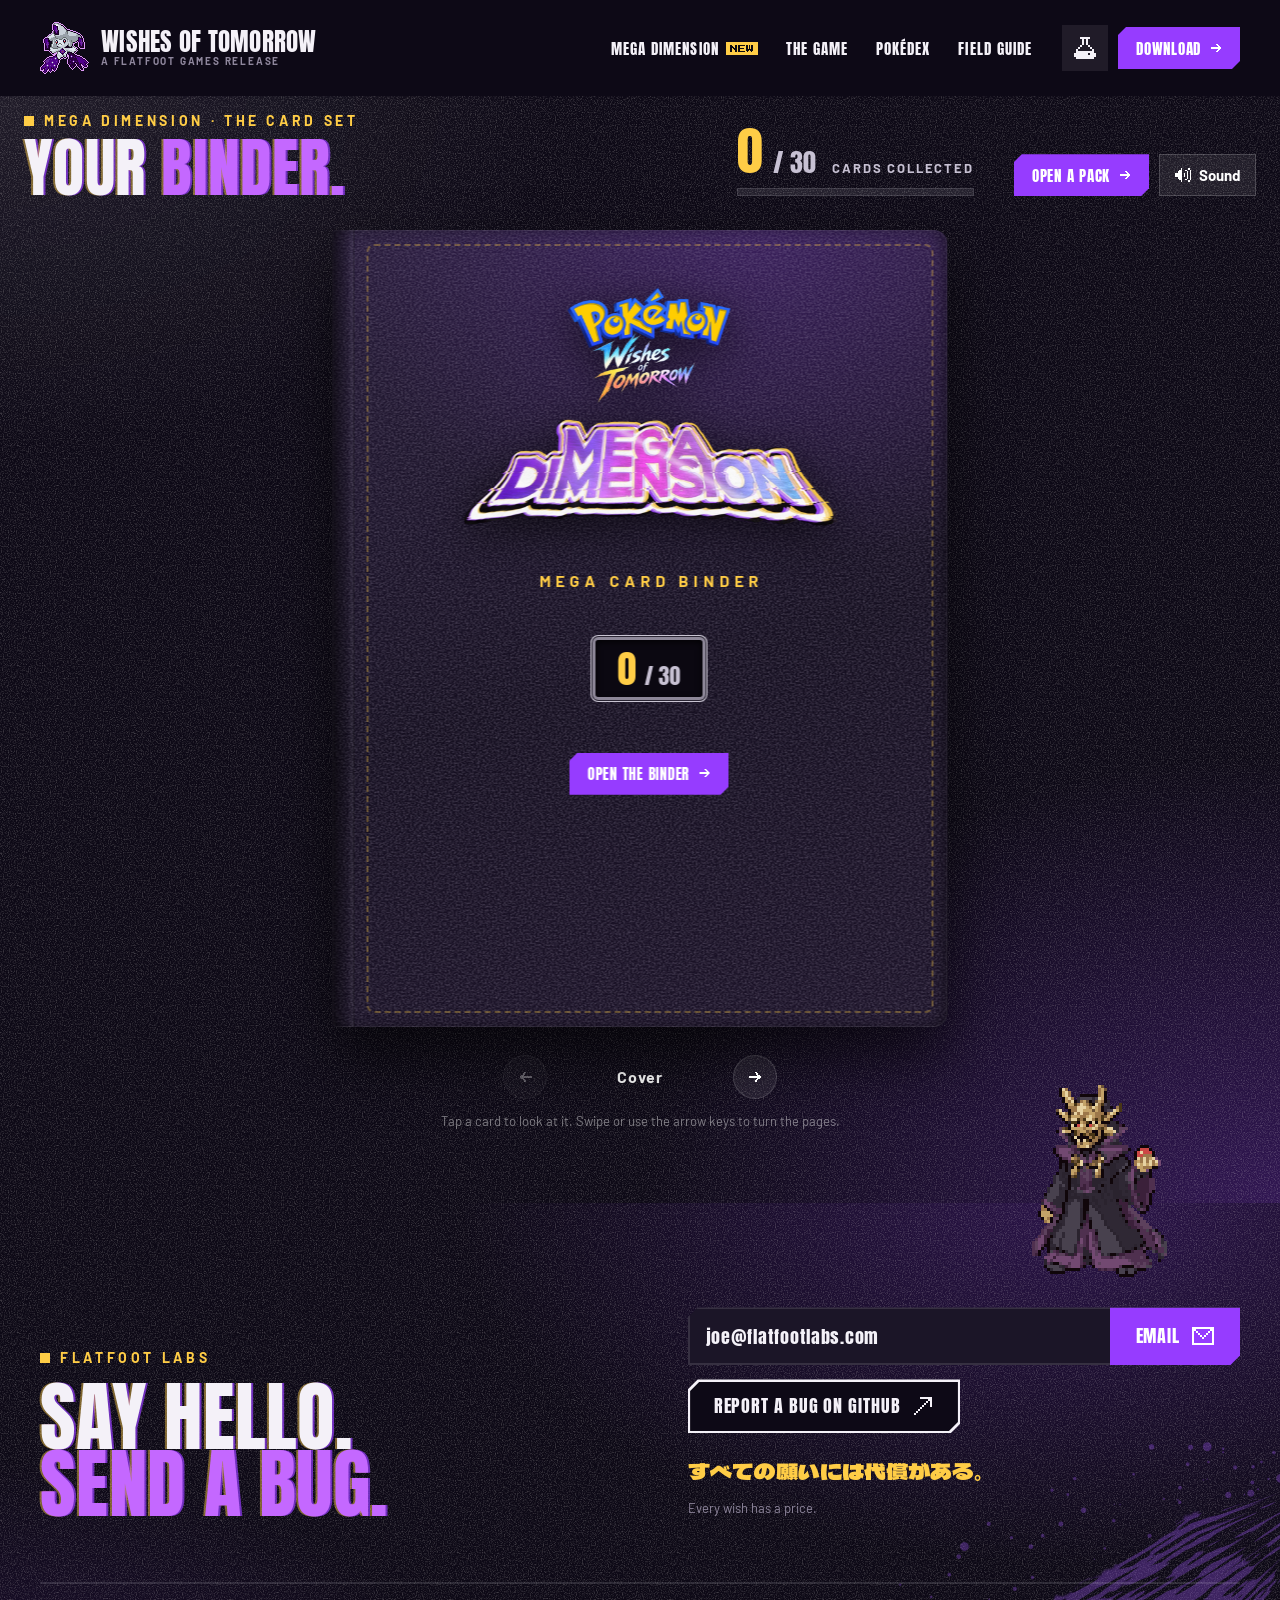
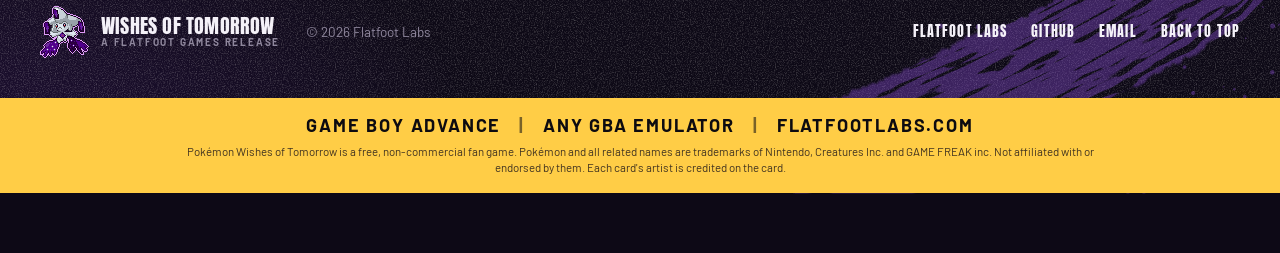
<file: docs/binder.html>
<!DOCTYPE html>
<html lang="en">
<head>
<meta charset="utf-8">
<meta name="viewport" content="width=device-width, initial-scale=1">
<title>Your binder — Pokémon Wishes of Tomorrow</title>
<meta name="description" content="Every Mega card you pull from a Mega Dimension pack, kept in a binder. 30 cards: 28 Megas and 2 secret rares.">
<meta name="theme-color" content="#0d0916">
<link rel="icon" href="assets/art/battle-sprite.png" type="image/png">
<link rel="canonical" href="https://flatfootlabs.com/binder">

<meta property="og:type" content="website">
<meta property="og:site_name" content="Flatfoot Games">
<meta property="og:url" content="https://flatfootlabs.com/binder">
<meta property="og:title" content="The Mega Dimension card binder">
<meta property="og:description" content="Open packs, pull Megas, fill the binder. 28 Megas and 2 secret rares.">
<meta property="og:image" content="https://flatfootlabs.com/assets/md/og-mega-dimension-out.jpg">
<meta name="twitter:card" content="summary_large_image">
<meta name="twitter:image" content="https://flatfootlabs.com/assets/md/og-mega-dimension-out.jpg">

<link rel="preload" href="assets/fonts/Anton-400.woff2" as="font" type="font/woff2" crossorigin>
<link rel="stylesheet" href="assets/wot.css?v=20261117a">
<link rel="stylesheet" href="assets/md/md.css?v=20261117a">
<link rel="stylesheet" href="assets/md/neon.css?v=20261117a">
<link rel="stylesheet" href="assets/binder/binder.css?v=20261116b">
</head>
<body class="md-neon">

<a class="ff-skip" href="#binder-title">Skip to content</a>

<main>
<div id="top">
  <header class="ff-header">
    <a class="ff-logo" href="./">
      <img src="assets/art/shadow-jirachi-logo.png" width="49" height="52" alt="">
      <span class="ff-logo-word">Wishes of Tomorrow<small>A FLATFOOT GAMES RELEASE</small></span>
    </a>
    <nav class="ff-nav" aria-label="Site">
      <a href="./">Mega Dimension<span class="ff-nav-new" aria-hidden="true">New</span></a>
      <a href="game">The game</a>
      <a href="dex">Pokédex</a>
      <a href="guide">Field guide</a>
    </nav>
    <div class="ff-header-actions">
      <a class="ff-iconbtn" href="labs" title="Flatfoot Labs"><i class="ff-i ff-i-flask" aria-hidden="true"></i><span class="ff-sr">Flatfoot Labs</span></a>
      <a class="ff-btn ff-btn--violet ff-btn--sm" href="game#downloads">Download<i class="ff-i ff-i-arrow" aria-hidden="true"></i></a>
    </div>
  </header>
</div>

<!-- The binder (assets/binder: binder.css, binder.js). It shows the cards this browser has pulled
     from the home page's packs; nothing is sent anywhere. Closed, it shows its cover; open, its pocket
     pages: two facing pages across the rings on wide screens, one page on phones. -->
<section class="bd ff-night" id="binder" aria-labelledby="binder-title" data-bd="assets/cards/cards.json">
  <div class="bd-head">
    <div class="bd-titles">
      <span class="ff-kicker">Mega Dimension · the card set</span>
      <h1 class="ff-display bd-title" id="binder-title">Your <em>binder.</em></h1>
    </div>
    <div class="bd-progress" aria-live="polite">
      <p class="bd-count"><b data-bd-have>0</b><span>/ <span data-bd-total>30</span></span><small data-bd-status>cards collected</small></p>
      <span class="bd-bar" aria-hidden="true"><span data-bd-bar></span></span>
    </div>
    <div class="bd-actions">
      <a class="ff-btn ff-btn--violet ff-btn--sm" href="./#cards">Open a pack<i class="ff-i ff-i-arrow" aria-hidden="true"></i></a>
      <button class="bd-pill" type="button" data-bd-sound aria-pressed="true" title="Sound"><i class="bd-i bd-i-sound" aria-hidden="true"></i><span>Sound</span></button>
    </div>
  </div>

  <p class="bd-empty" data-bd-empty hidden>No cards yet. Every pack on the <a href="./#cards">home page</a> puts a new Mega in here.</p>
  <p class="bd-failed" data-bd-failed hidden>The cards could not load. They arrive with the update; try again in a minute.</p>

  <div class="bd-stage" data-bd-stage>
    <div class="bd-binder" data-bd-binder>
      <!-- binder.js builds the pages, the rings and the cover in here -->
    </div>
  </div>

  <div class="bd-foot">
    <button class="bd-arrow" type="button" data-bd-prev aria-label="Previous page"><i class="ff-i ff-i-arrow bd-flipx" aria-hidden="true"></i></button>
    <span class="bd-where" data-bd-where>Closed</span>
    <button class="bd-arrow" type="button" data-bd-next aria-label="Next page"><i class="ff-i ff-i-arrow" aria-hidden="true"></i></button>
  </div>
  <p class="bd-hint" data-bd-hint>Tap a card to look at it. Swipe or use the arrow keys to turn the pages.</p>
  <p class="ff-sr" aria-live="polite" data-bd-live></p>
</section>

<!-- The card viewer: one card large; it tilts toward the pointer and turns over to its moves. -->
<div class="bd-view" data-bd-view hidden role="dialog" aria-modal="true" aria-labelledby="bd-view-name">
  <div class="bd-view-back" data-bd-close></div>
  <div class="bd-view-box">
    <button class="bd-view-x" type="button" data-bd-close aria-label="Close"><i class="ff-i ff-i-close" aria-hidden="true"></i></button>
    <div class="bd-vcard" data-bd-vcard tabindex="0" aria-describedby="bd-view-help">
      <div class="bd-vbody" data-bd-vbody>
        <div class="bd-vside bd-vside--front"><img alt="" data-bd-vfront><i class="bd-vlight"></i></div>
        <div class="bd-vside bd-vside--back"><img alt="" data-bd-vback><i class="bd-vlight"></i></div>
      </div>
    </div>
    <div class="bd-vinfo">
      <h2 id="bd-view-name" data-bd-vname></h2>
      <p data-bd-vmeta></p>
      <div class="bd-vcode" data-bd-vcode hidden>
        <span class="bd-vcode-label">Mystery Code</span>
        <code class="bd-vcode-value" data-bd-vcode-value></code>
        <button class="bd-vcode-copy" type="button" data-bd-vcopy aria-label="Copy the Mystery Code">Copy</button>
        <span class="bd-vcode-said" role="status" aria-live="polite"></span>
      </div>
      <p class="bd-vcode-note" data-bd-vcode-note hidden>Enter it at the Pokémon Center in Tradewind Town or Shin Tokyo to receive this Mega, once per save, from v1.3.0.</p>
      <p class="bd-vhelp" id="bd-view-help">Tap the card to turn it over. Esc closes.</p>
      <div class="bd-vnav">
        <button class="bd-arrow" type="button" data-bd-vprev aria-label="Previous card you own"><i class="ff-i ff-i-arrow bd-flipx" aria-hidden="true"></i></button>
        <button class="bd-arrow" type="button" data-bd-vnext aria-label="Next card you own"><i class="ff-i ff-i-arrow" aria-hidden="true"></i></button>
      </div>
    </div>
  </div>
</div>
</main>

<footer class="ff-night ff-footer">
  <img class="ff-footer-oni" src="assets/art/battle-sprite.png" width="192" height="192" alt="" aria-hidden="true">
  <img class="ff-brush" src="assets/textures/brush-slash-glow.webp" alt="" aria-hidden="true" style="right: -10%; bottom: -60px; width: 700px; opacity: .35;">
  <div class="ff-wrap ff-footer-top">
    <div style="display: flex; flex-direction: column; gap: 18px;">
      <span class="ff-kicker">Flatfoot Labs</span>
      <h2 class="ff-display ff-h2">Say hello. <em class="ff-line">Send a bug.</em></h2>
    </div>
    <div style="display: flex; flex-direction: column; gap: 14px;">
      <div class="ff-mailbox"><span>joe@flatfootlabs.com</span><a class="ff-btn ff-btn--violet" href="mailto:joe@flatfootlabs.com">Email<i class="ff-i ff-i-mail" aria-hidden="true"></i></a></div>
      <a class="ff-btn ff-btn--outline" href="https://github.com/jmaloney95/Wishes-Game/issues" style="align-self: flex-start;">Report a bug on GitHub<i class="ff-i ff-i-external" aria-hidden="true"></i></a>
      <p lang="ja" style="margin: 10px 0 0; font-family: var(--font-jp); font-size: 22px; line-height: 1.2; color: var(--gold);">すべての願いには代償がある。</p>
      <p style="margin: 0; font-size: 13px; color: var(--on-night-faint);">Every wish has a price.</p>
    </div>
  </div>
  <div class="ff-wrap ff-footer-bottom">
    <a class="ff-logo" href="./"><img src="assets/art/shadow-jirachi-logo.png" width="49" height="52" alt=""><span class="ff-logo-word" style="font-size: 20px;">Wishes of Tomorrow<small>A FLATFOOT GAMES RELEASE</small></span></a>
    <span>© 2026 Flatfoot Labs</span>
    <nav class="ff-footer-links" aria-label="Footer">
      <a href="labs">Flatfoot Labs</a>
      <a href="https://github.com/jmaloney95/Wishes-Game">GitHub</a>
      <a href="mailto:joe@flatfootlabs.com">Email</a>
      <a href="#top">Back to top</a>
    </nav>
  </div>
  <div class="nx-goldband">
    <p class="nx-platforms">Game Boy Advance<i aria-hidden="true">|</i>Any GBA emulator<i aria-hidden="true">|</i>flatfootlabs.com</p>
    <p class="nx-legal">Pokémon Wishes of Tomorrow is a free, non-commercial fan game. Pokémon and all related names are trademarks of Nintendo, Creatures Inc. and GAME FREAK inc. Not affiliated with or endorsed by them. Each card's artist is credited on the card.</p>
  </div>
</footer>

<script src="assets/binder/binder.js?v=20261116c" defer></script>
</body>
</html>
</file>
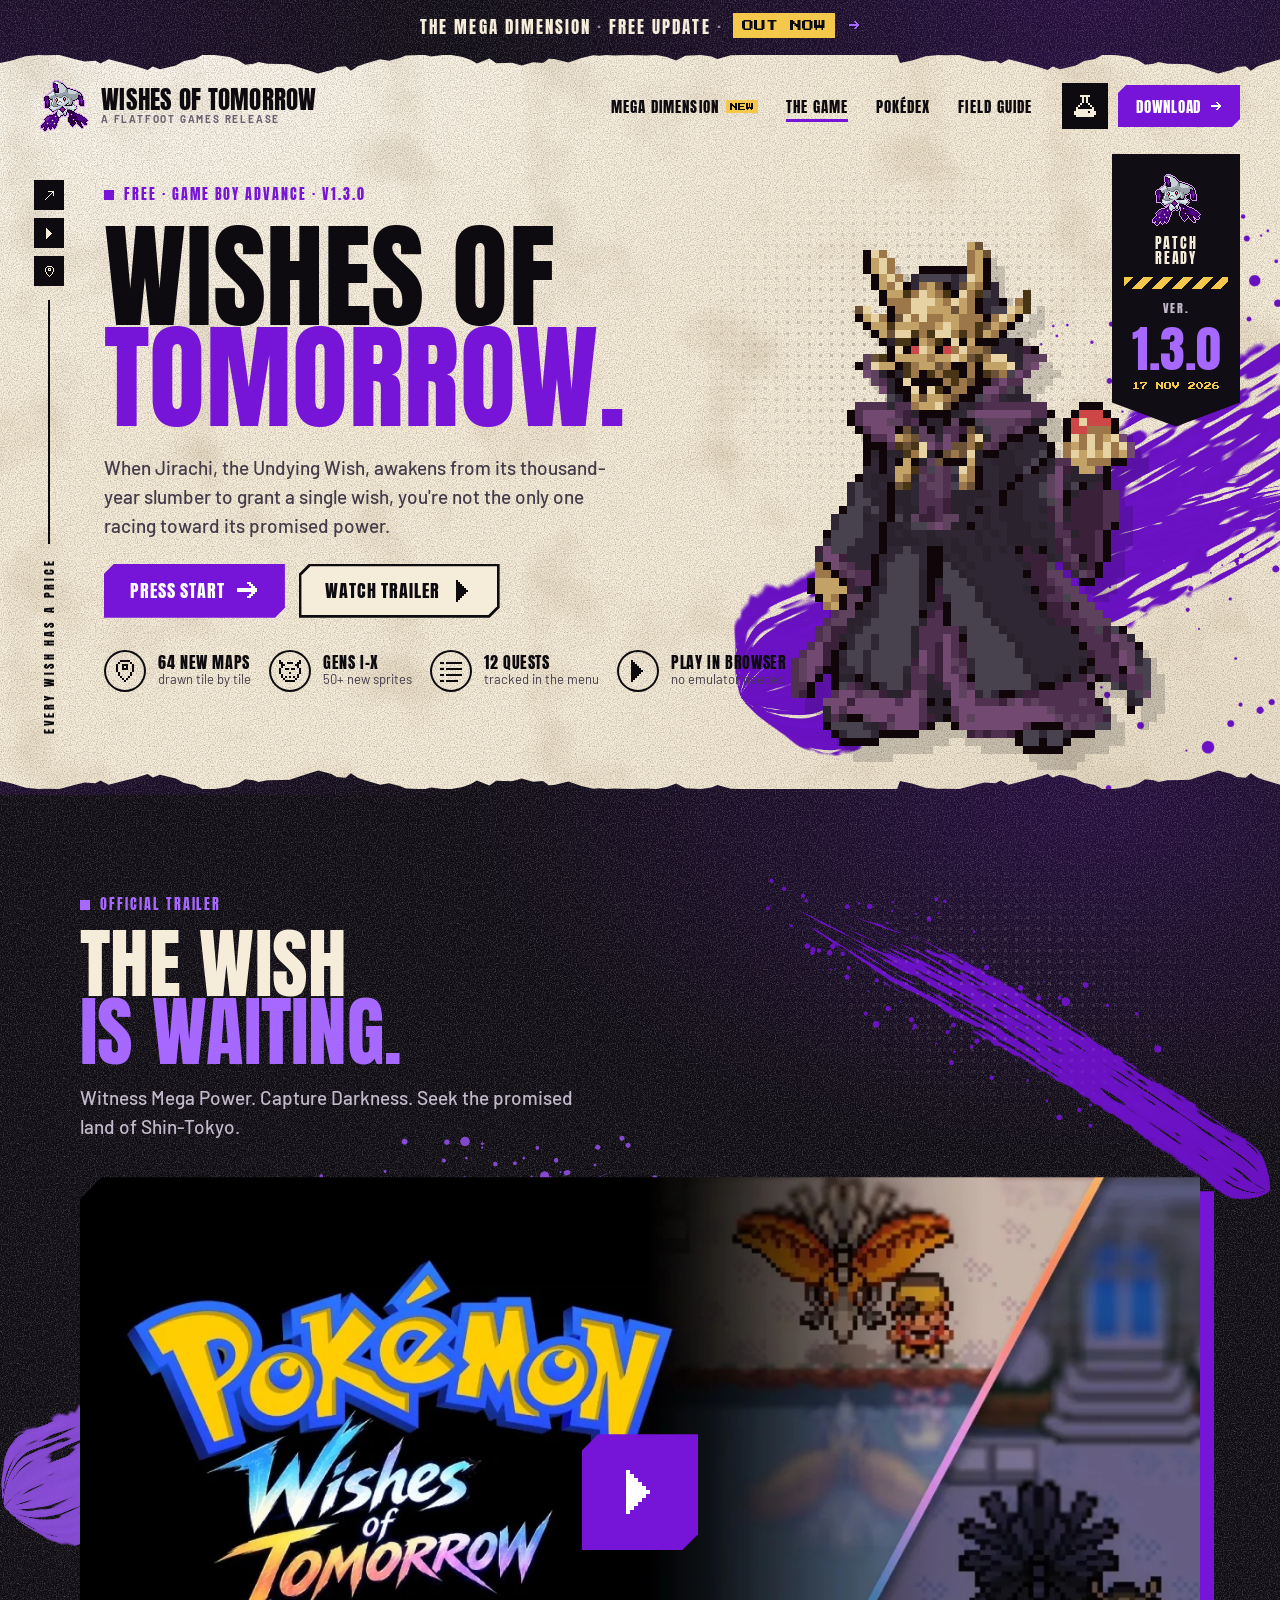
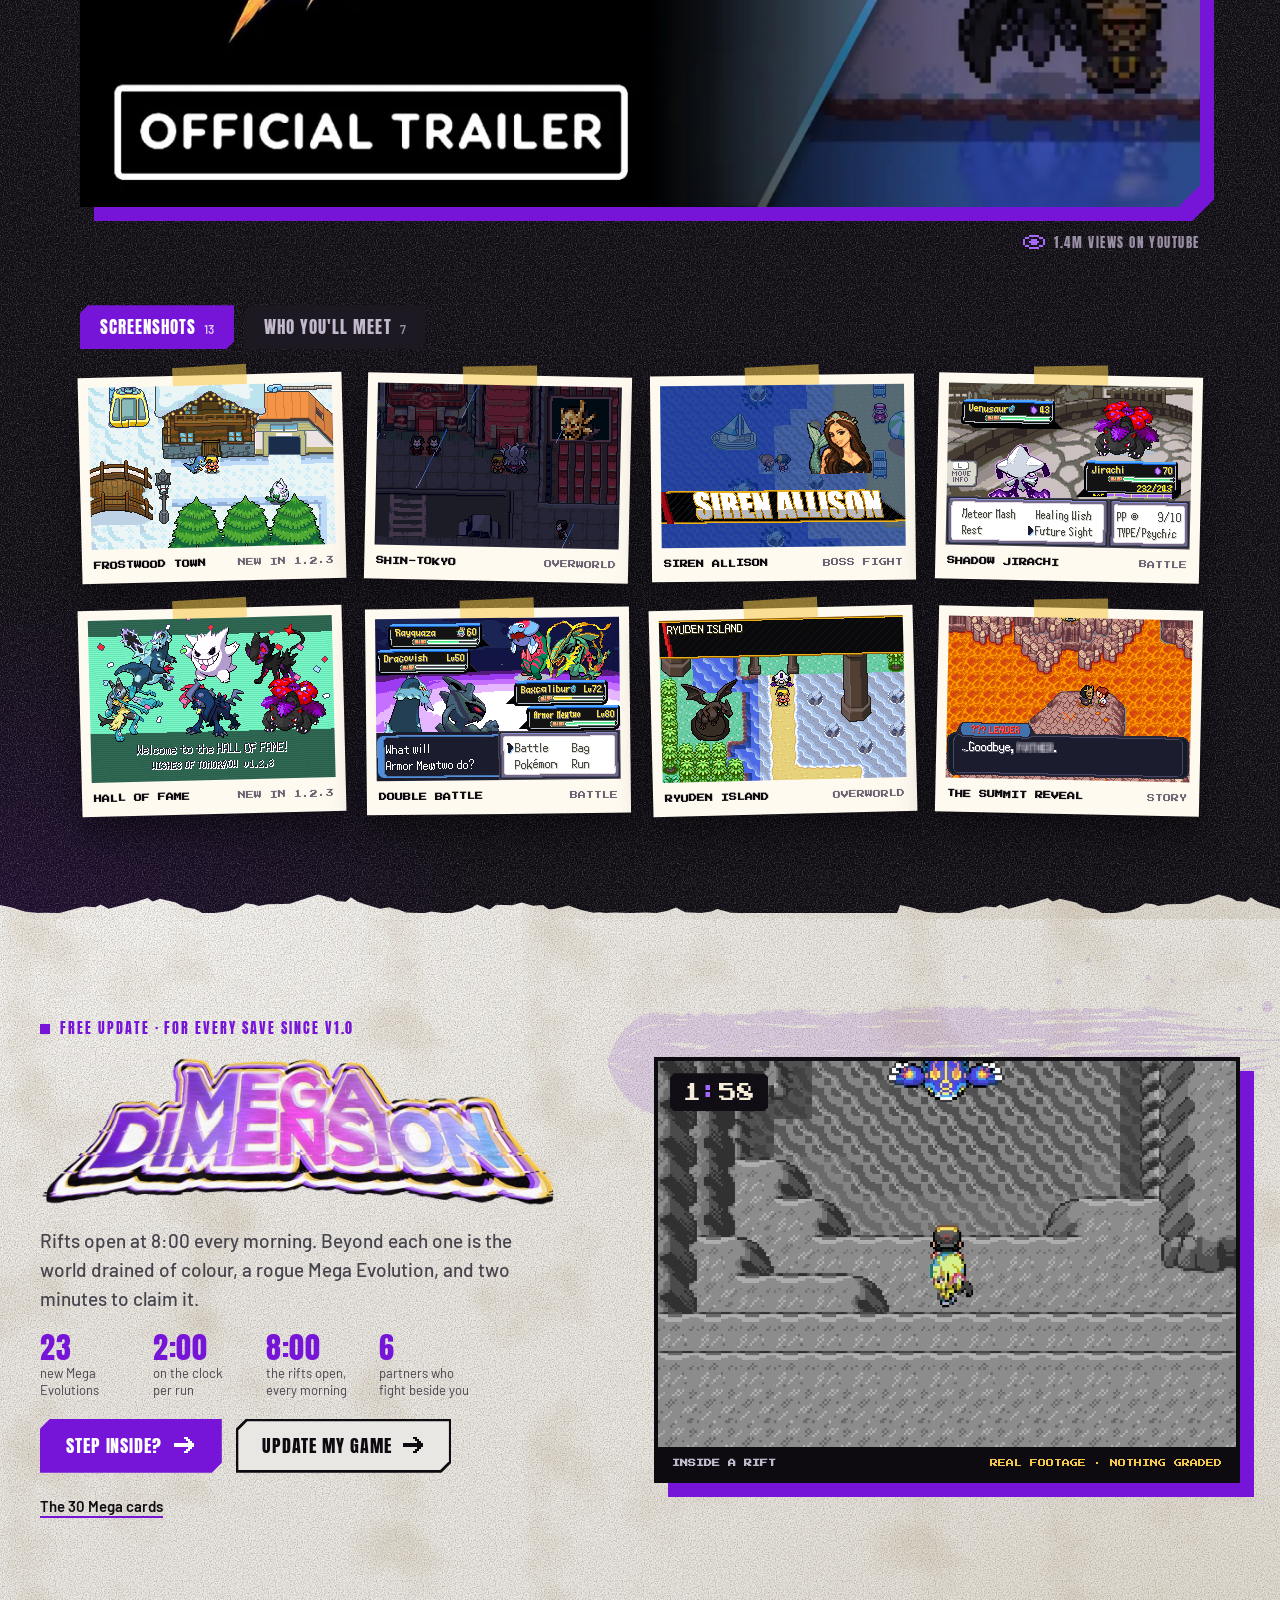
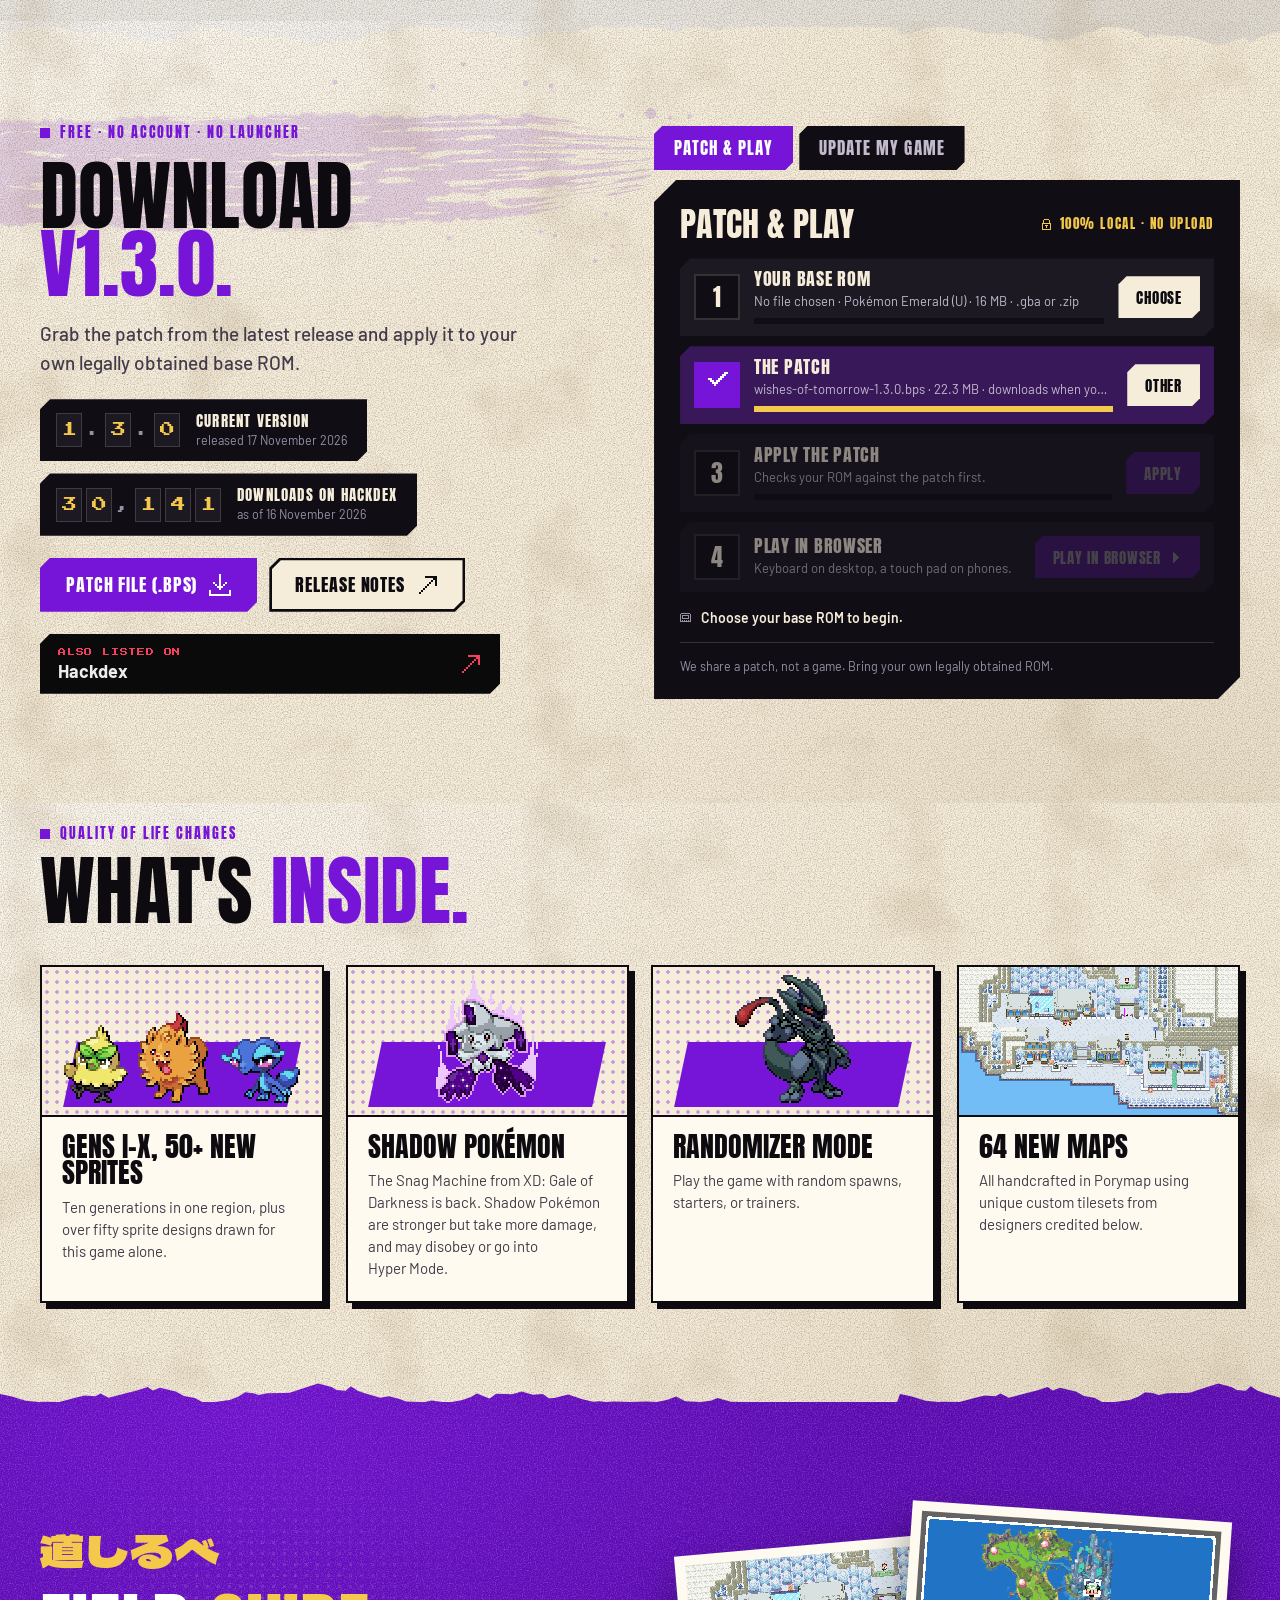
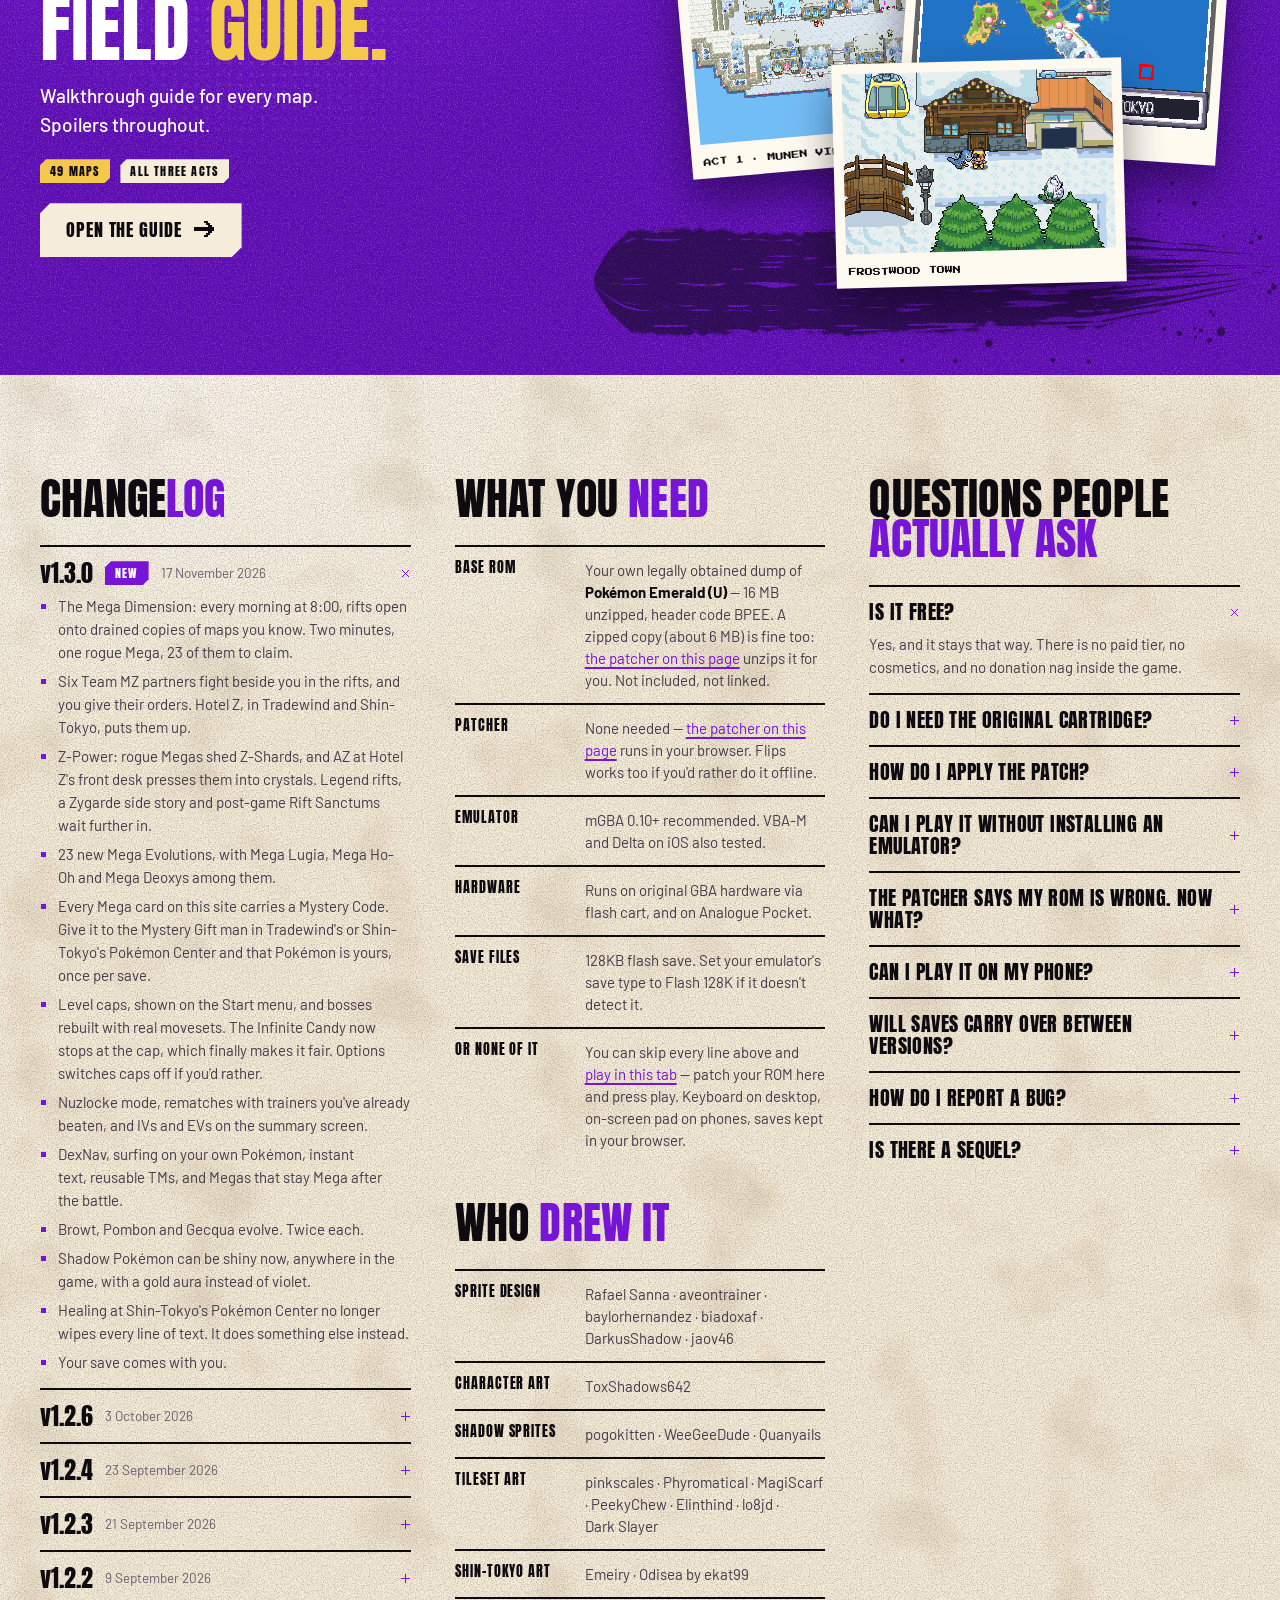
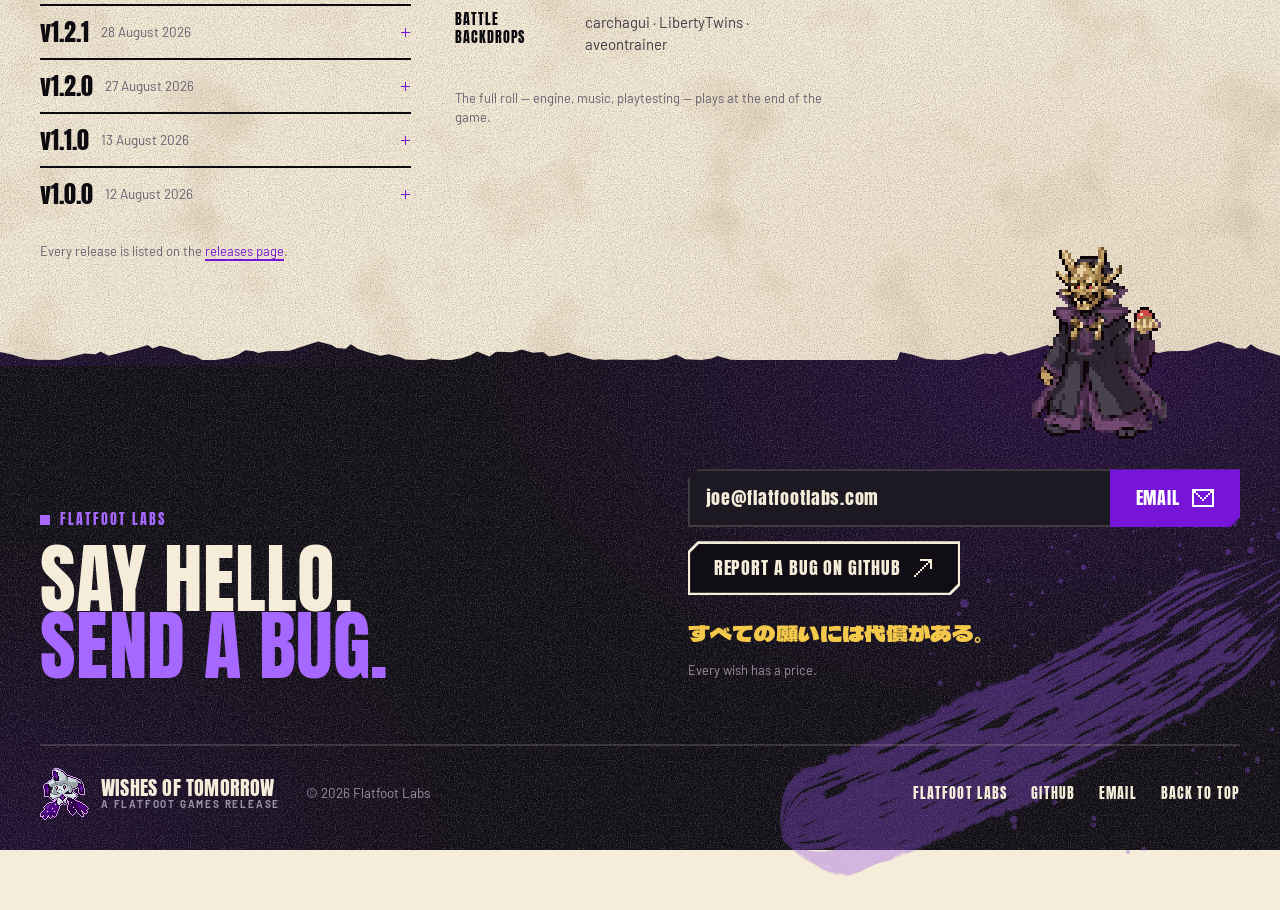
<file: docs/game.html>
<!DOCTYPE html>
<html lang="en">
<head>
<meta charset="utf-8">
<meta name="viewport" content="width=device-width, initial-scale=1">
<title>Wishes of Tomorrow — a Flatfoot Games release</title>
<meta name="description" content="Wishes of Tomorrow is a handmade pixel-art adventure for the Game Boy Advance: an original region beneath Mt. Fuji, a three-act campaign, and a team to raise along the way. Free.">
<meta name="theme-color" content="#f5ecda">
<link rel="icon" href="assets/art/battle-sprite.png" type="image/png">
<link rel="canonical" href="https://flatfootlabs.com/game">

<!-- Link previews. These URLs must be absolute — most scrapers (iMessage,
     Facebook, Slack) will not resolve a relative og:image. -->
<meta property="og:type" content="website">
<meta property="og:site_name" content="Flatfoot Games">
<meta property="og:url" content="https://flatfootlabs.com/game">
<meta property="og:title" content="Wishes of Tomorrow">
<meta property="og:description" content="A handmade pixel-art adventure for the Game Boy Advance. Free, no account, no launcher.">
<meta property="og:image" content="https://flatfootlabs.com/assets/og-wishes-v2.jpg">
<meta property="og:image:type" content="image/jpeg">
<meta property="og:image:width" content="1280">
<meta property="og:image:height" content="640">
<meta property="og:image:alt" content="Wishes of Tomorrow — a Flatfoot Games release.">
<meta name="twitter:card" content="summary_large_image">
<meta name="twitter:image" content="https://flatfootlabs.com/assets/og-wishes-v2.jpg">

<!-- Fonts are self-hosted (assets/fonts), so a page view asks nothing of
     Google. Assets carry a version query: GitHub Pages serves them with a
     four-hour max-age, so bump the stamp whenever anything in assets/ changes. -->
<link rel="preload" href="assets/fonts/Anton-400.woff2" as="font" type="font/woff2" crossorigin>
<link rel="stylesheet" href="assets/wot.css?v=20261117a">
<link rel="stylesheet" href="assets/md/md.css?v=20261117a">
</head>
<body>

<a class="ff-skip" href="#hero-title">Skip to content</a>

<!-- The drop strip: the Mega Dimension's release date, across the top (styles in md/md.css). -->
<a class="md-drop ff-night ff-torn-bottom" href="./"><span>The Mega Dimension<span class="md-drop-more"> <span class="md-drop-dot">·</span> free update</span> <span class="md-drop-dot">·</span> <b class="md-drop-date">Out now</b></span><i class="ff-i ff-i-arrow" aria-hidden="true"></i></a>

<main>
<div class="ff-paper" id="top">
  <header class="ff-header">
    <a class="ff-logo" href="#top">
      <img src="assets/art/shadow-jirachi-logo.png" width="49" height="52" alt="">
      <span class="ff-logo-word">Wishes of Tomorrow<small>A FLATFOOT GAMES RELEASE</small></span>
    </a>
    <nav class="ff-nav" aria-label="Site">
      <a href="./">Mega Dimension<span class="ff-nav-new" aria-hidden="true">New</span></a>
      <a href="game" aria-current="page">The game</a>
      <a href="dex">Pokédex</a>
      <a href="guide">Field guide</a>
    </nav>
    <div class="ff-header-actions">
      <a class="ff-iconbtn" href="labs" title="Flatfoot Labs"><i class="ff-i ff-i-flask" aria-hidden="true"></i><span class="ff-sr">Flatfoot Labs</span></a>
      <a class="ff-btn ff-btn--violet ff-btn--sm" href="#downloads">Download<i class="ff-i ff-i-arrow" aria-hidden="true"></i></a>
    </div>
  </header>

  <section class="ff-hero" aria-labelledby="hero-title">
    <div class="ff-siderail" aria-label="Elsewhere">
      <a href="https://github.com/jmaloney95/Wishes-Game" title="Source on GitHub"><i class="ff-i ff-i-external ff-i--1x" aria-hidden="true"></i><span class="ff-sr">Source on GitHub</span></a>
      <a href="#trailer" title="Trailer"><i class="ff-i ff-i-play ff-i--1x" aria-hidden="true"></i><span class="ff-sr">Trailer</span></a>
      <a href="guide" title="Field guide"><i class="ff-i ff-i-pin ff-i--1x" aria-hidden="true"></i><span class="ff-sr">Field guide</span></a>
      <span class="ff-siderail-rule"></span>
      <span class="ff-siderail-text">Every wish has a price</span>
    </div>

    <div class="ff-hero-copy">
      <span class="ff-kicker">Free · Game Boy Advance · v1.3.0</span>
      <h1 class="ff-display ff-h1" id="hero-title">Wishes of <em class="ff-line">Tomorrow.</em></h1>
      <p class="ff-lede">When Jirachi, the Undying Wish, awakens from its thousand-year slumber to grant a single wish, you're not the only one racing toward its promised power.</p>
      <div class="ff-hero-ctas">
        <a class="ff-btn ff-btn--violet" href="#downloads">Press start<i class="ff-i ff-i-arrow" aria-hidden="true"></i></a>
        <a class="ff-btn ff-btn--outline" href="#trailer">Watch trailer<i class="ff-i ff-i-play" aria-hidden="true"></i></a>
      </div>
      <div class="ff-facts">
        <div class="ff-fact"><span class="ff-fact-icon"><i class="ff-i ff-i-pin" aria-hidden="true"></i></span><div><b>64 new maps</b><span>drawn tile by tile</span></div></div>
        <div class="ff-fact"><span class="ff-fact-icon"><i class="ff-i ff-i-mask" aria-hidden="true"></i></span><div><b>Gens I–X</b><span>50+ new sprites</span></div></div>
        <div class="ff-fact"><span class="ff-fact-icon"><i class="ff-i ff-i-list" aria-hidden="true"></i></span><div><b>12 quests</b><span>tracked in the menu</span></div></div>
        <div class="ff-fact"><span class="ff-fact-icon"><i class="ff-i ff-i-play" aria-hidden="true"></i></span><div><b>Play in browser</b><span>no emulator needed</span></div></div>
      </div>
    </div>

    <div class="ff-hero-art" aria-hidden="true">
      <span class="ff-halftone" style="left: -10%; top: -4%; width: 520px; height: 420px;"></span>
      <img class="ff-brush" src="assets/textures/brush-slash-violet.webp" alt="" style="left: -14%; top: 4%; width: 940px;">
      <img class="ff-brush" src="assets/textures/brush-streak-violet.webp" alt="" style="left: 18%; top: 34%; width: 640px; transform: rotate(8deg);">
      <img class="ff-hero-oni" src="assets/art/battle-sprite.png" width="512" height="512" alt="">
      <div class="ff-hud">
        <img src="assets/art/shadow-jirachi-logo.png" width="49" height="52" alt="">
        <span class="ff-hud-label">Patch<br>ready</span>
        <span class="ff-hud-hazard"></span>
        <span class="ff-hud-small">VER.</span>
        <span class="ff-hud-ver">1.3.0</span>
        <span class="ff-hud-date">17 NOV 2026</span>
      </div>
    </div>
  </section>
</div>

<section class="ff-night ff-band ff-torn-top ff-torn-bottom" id="trailer" aria-labelledby="trailer-title">
  <img class="ff-brush" src="assets/textures/brush-slash-glow.webp" alt="" aria-hidden="true" style="left: -6%; top: 300px; width: 760px; opacity: .9;">
  <img class="ff-brush" src="assets/textures/brush-streak-violet.webp" alt="" aria-hidden="true" style="right: -4%; top: 60px; width: 620px; transform: scaleX(-1) rotate(-6deg);">
  <span class="ff-halftone" aria-hidden="true" style="right: 4%; top: 30px; width: 460px; height: 320px;"></span>
  <div class="ff-trailer-head">
    <div style="display: flex; flex-direction: column; gap: 18px;">
      <span class="ff-kicker">Official trailer</span>
      <h2 class="ff-display ff-h2" id="trailer-title">The wish <em class="ff-line">is waiting.</em></h2>
      <p class="ff-lede">Witness Mega Power. Capture Darkness. Seek the promised land of Shin-Tokyo.</p>
    </div>
  </div>
  <div class="ff-trailer-wrap">
    <a class="ff-trailer" data-trailer="UbLpkAqa8mI" href="https://www.youtube.com/watch?v=UbLpkAqa8mI" target="_blank" rel="noopener" aria-label="Play the official trailer">
      <img src="assets/media/trailer-poster.webp" width="1280" height="720" alt="">
      <span class="ff-trailer-play" aria-hidden="true"><i class="ff-i ff-i-play"></i></span>
    </a>
  </div>
  <div class="ff-views" data-yt-views hidden><i class="ff-i ff-i-eye" aria-hidden="true"></i><span aria-hidden="true"><span data-yt-count></span> views on YouTube</span><span class="ff-sr" data-yt-sr></span></div>

  <div class="ff-media" id="media">
    <div class="ff-tabs" role="tablist" aria-label="Screenshots and cast">
      <button class="ff-tab" role="tab" type="button" aria-selected="true" aria-controls="panel-shots" id="tab-shots" data-tab="shots">Screenshots<small>13</small></button>
      <button class="ff-tab" role="tab" type="button" aria-selected="false" aria-controls="panel-cast" id="tab-cast" data-tab="cast">Who you'll meet<small>7</small></button>
    </div>
    <div class="ff-shots" role="tabpanel" id="panel-shots" aria-labelledby="tab-shots" data-panel="shots" data-rail>
      <figure class="ff-shot"><img src="assets/media/frostwood.webp" width="960" height="640" alt="Frostwood Town under snow: a log lodge strung with lights and a yellow cable-car gondola."><figcaption><b>FROSTWOOD TOWN</b><span>NEW IN 1.2.3</span></figcaption></figure>
      <figure class="ff-shot"><img src="assets/media/shin-tokyo.webp" width="240" height="160" alt="A rain-lit Shin-Tokyo street at night, with a cycling ALL HAIL billboard and patrolling guards."><figcaption><b>SHIN-TOKYO</b><span>OVERWORLD</span></figcaption></figure>
      <figure class="ff-shot"><img src="assets/media/siren-allison.webp" width="240" height="160" alt="Siren Allison's name banner sweeping across the screen as she swims in toward the beach."><figcaption><b>SIREN ALLISON</b><span>BOSS FIGHT</span></figcaption></figure>
      <figure class="ff-shot"><img src="assets/media/shadow-jirachi.webp" width="960" height="640" alt="A battle against a Shadow Jirachi, its move list showing Meteor Mash, Healing Wish, Rest and Future Sight."><figcaption><b>SHADOW JIRACHI</b><span>BATTLE</span></figcaption></figure>
      <figure class="ff-shot"><img src="assets/media/hall-of-fame.webp" width="960" height="640" alt="The Hall of Fame: six Pokémon including a white shiny Gengar and several Shadow Pokémon."><figcaption><b>HALL OF FAME</b><span>NEW IN 1.2.3</span></figcaption></figure>
      <figure class="ff-shot"><img src="assets/media/doubles.webp" width="960" height="640" alt="A double battle: Baxcalibur and Armor Mewtwo facing Rayquaza and Dracovish."><figcaption><b>DOUBLE BATTLE</b><span>BATTLE</span></figcaption></figure>
      <figure class="ff-shot"><img src="assets/media/ryuden-island.webp" width="960" height="640" alt="Arriving on Ryuden Island, its name card across the top of a palm-lined shore."><figcaption><b>RYUDEN ISLAND</b><span>OVERWORLD</span></figcaption></figure>
      <figure class="ff-shot"><img src="assets/media/summit-reveal.webp" width="960" height="640" alt="Two figures facing each other on a rock above molten ground, mid-confrontation."><figcaption><b>THE SUMMIT REVEAL</b><span>STORY</span></figcaption></figure>
    </div>
    <div class="ff-cast-row" role="tabpanel" id="panel-cast" aria-labelledby="tab-cast" data-panel="cast" data-rail>
      <article class="ff-cast"><img src="assets/art/clarkson.webp" alt="Prof. Clarkson"><div class="ff-cast-body"><div class="ff-cast-name">Prof. Clarkson</div><span class="ff-tag">Researcher</span></div></article>
      <article class="ff-cast"><img src="assets/art/edwards.webp" alt="Edwards"><div class="ff-cast-body"><div class="ff-cast-name">Edwards</div><span class="ff-tag ff-tag--paper">Rival</span></div></article>
      <article class="ff-cast"><img src="assets/art/redfatality.webp" alt="Red Fatality"><div class="ff-cast-body"><div class="ff-cast-name">Red Fatality</div><span class="ff-tag ff-tag--gold">Antagonist</span></div></article>
      <article class="ff-cast"><img src="assets/art/minister.webp" alt="The Minister"><div class="ff-cast-body"><div class="ff-cast-name">The Minister</div><span class="ff-tag">Edgerunner</span></div></article>
      <article class="ff-cast"><img src="assets/art/allison.webp" alt="Allison"><div class="ff-cast-body"><div class="ff-cast-name">Allison</div><span class="ff-tag">Siren</span></div></article>
      <article class="ff-cast"><img src="assets/art/mikmanc.webp" alt="Mikmanc"><div class="ff-cast-body"><div class="ff-cast-name">Mikmanc</div><span class="ff-tag">Lab tech</span></div></article>
      <article class="ff-cast"><img src="assets/art/yiffer.webp" alt="Yiffer"><div class="ff-cast-body"><div class="ff-cast-name">Yiffer</div><span class="ff-tag">Dojo leader</span></div></article>
    </div>
  </div>
</section>

<!-- The free update, which has the home page (index.html). The wordmark is .md-lockup:
     assets/md/md.css holds the one rule that swaps in the final logo. The clock runs (md.js). -->
<section class="ff-paper ff-band ff-torn-top ff-torn-bottom md-drained md-band" id="mega-dimension" aria-labelledby="md-band-title">
  <img class="ff-brush" src="assets/textures/brush-swipe-violet.webp" alt="" aria-hidden="true" style="right: -10%; top: 40px; width: 860px; opacity: .12;">
  <div class="ff-wrap md-band-grid">
    <div class="md-band-copy">
      <span class="ff-kicker">Free update · for every save since v1.0</span>
      <h2 class="ff-sr" id="md-band-title">The Mega Dimension</h2>
      <div class="md-lockup" aria-hidden="true"><span>Mega</span><span>Dim<em>en</em>sion</span></div>
      <p class="ff-lede">Rifts open at 8:00 every morning. Beyond each one is the world drained of colour, a rogue Mega Evolution, and two minutes to claim it.</p>
      <div class="md-hero-facts" aria-label="What is in the update">
        <div><b>23</b><span>new Mega Evolutions</span></div>
        <div><b>2:00</b><span>on the clock per run</span></div>
        <div><b>8:00</b><span>the rifts open, every morning</span></div>
        <div><b>6</b><span>partners who fight beside you</span></div>
      </div>
      <div class="md-hero-ctas">
        <a class="ff-btn ff-btn--violet" href="./">Step inside?<i class="ff-i ff-i-arrow" aria-hidden="true"></i></a>
        <a class="ff-btn ff-btn--outline" href="#update">Update my game<i class="ff-i ff-i-arrow" aria-hidden="true"></i></a>
      </div>
      <p class="md-band-links"><a href="./#cards">The 30 Mega cards</a></p>
    </div>
    <a class="md-band-shot" href="./" aria-label="The Mega Dimension: how a run works">
      <figure class="md-shot">
        <span class="md-hud" data-md-hud data-state="run" aria-hidden="true"><span data-md-min>2</span><i>:</i><span data-md-sec>00</span></span>
        <img src="assets/md/hero-rift.webp" width="720" height="480" alt="Inside a rift: a gray cave with the player in colour, and a rogue Kyogre hovering overhead." loading="lazy">
        <figcaption><b>INSIDE A RIFT</b><span>REAL FOOTAGE · NOTHING GRADED</span></figcaption>
      </figure>
    </a>
  </div>
</section>

<section class="ff-paper ff-band" id="downloads" aria-labelledby="dl-title" data-patcher>
  <img class="ff-brush" src="assets/textures/brush-swipe-violet.webp" alt="" aria-hidden="true" style="left: -8%; top: 40px; width: 900px; opacity: .14;">
  <div class="ff-wrap ff-downloads">
    <div class="ff-downloads-copy">
      <span class="ff-kicker">Free · no account · no launcher</span>
      <h2 class="ff-display ff-h2" id="dl-title">Download <em class="ff-line"><span data-version>v1.3.0</span>.</em></h2>
      <p class="ff-lede">Grab the patch from the latest release and apply it to your own legally obtained base ROM.</p>
      <div class="ff-counters">
        <!-- Two SEPARATE tallies, and each says whose it is. The first is
             GitHub's count of release-asset downloads, which is what the
             Patch file button points at; the second is Hackdex's own. Neither
             contains the other, so they are never summed. -->
        <div class="ff-counter" data-counter>
          <span class="ff-digits" data-count-digits aria-hidden="true"><span>0</span><span>0</span><span>0</span><span>0</span></span>
          <span class="ff-counter-label"><span class="ff-sr" data-count-sr>Downloads from here</span><span class="ff-counter-title" data-count-title aria-hidden="true">Downloads from here</span><span class="ff-counter-sub" data-count-sub>since 12 August 2026</span></span>
        </div>
        <!-- Hidden until data/hackdex.json loads, so a missing file shows
             nothing rather than a chip reading zero. -->
        <div class="ff-counter" data-hd-counter hidden>
          <span class="ff-digits" data-hd-digits aria-hidden="true"><span>0</span><span>0</span><span>0</span><span>0</span></span>
          <span class="ff-counter-label"><span class="ff-sr" data-hd-sr>Downloads on Hackdex</span><span class="ff-counter-title" aria-hidden="true">Downloads on Hackdex</span><span class="ff-counter-sub" data-hd-sub></span></span>
        </div>
      </div>
      <div class="ff-links">
        <a class="ff-btn ff-btn--violet" data-patch-link href="https://github.com/jmaloney95/Wishes-Game/releases/download/v1.3.0/wishes-of-tomorrow-1.3.0.bps">Patch file (.bps)<i class="ff-i ff-i-download" aria-hidden="true"></i></a>
        <a class="ff-btn ff-btn--outline" href="https://github.com/jmaloney95/Wishes-Game/releases/latest">Release notes<i class="ff-i ff-i-external" aria-hidden="true"></i></a>
      </div>
      <a class="ff-hackdex" href="https://www.hackdex.app/hack/wishes-of-tomorrow" style="align-self: stretch; max-width: 460px;">
        <span><span class="ff-hackdex-kicker">ALSO LISTED ON</span><span class="ff-hackdex-name">Hackdex</span></span>
        <i class="ff-i ff-i-external" aria-hidden="true"></i>
      </a>
    </div>

    <div class="ff-patchbox">
    <!-- Two tabs over one box: a fresh patch, or an update that keeps the
         player's save. site.js opens #update straight from a shared link. -->
    <div class="ff-tabs ff-tabs--quest" role="tablist" aria-label="New game or update">
      <button class="ff-tab" role="tab" type="button" aria-selected="true" aria-controls="patch" id="tab-patch" data-tab="patch-new">Patch &amp; play</button>
      <button class="ff-tab" role="tab" type="button" aria-selected="false" aria-controls="update" id="tab-update" data-tab="update">Update my game</button>
    </div>
    <div class="ff-quest" id="patch" role="tabpanel" aria-labelledby="tab-patch" data-panel="patch-new">
      <div class="ff-quest-head">
        <h3 class="ff-quest-title" id="patch-title">Patch &amp; play</h3>
        <span class="ff-lock"><i class="ff-i ff-i-lock ff-i--1x" aria-hidden="true"></i>100% local · no upload</span>
      </div>
      <ol class="ff-quest-list">
        <li class="ff-quest-row" data-slot="rom">
          <span class="ff-quest-num">1</span>
          <div style="min-width: 0;"><div class="ff-quest-name">Your base ROM</div><div class="ff-quest-sub"><span data-slot-name>No file chosen</span> <span data-slot-note></span></div><div class="ff-quest-bar"><i></i></div></div>
          <div class="ff-quest-end"><label class="ff-btn ff-btn--light ff-btn--sm ff-quest-file" for="rom-file">Choose<input id="rom-file" type="file"></label></div>
        </li>
        <li class="ff-quest-row" data-slot="patch">
          <span class="ff-quest-num">2</span>
          <div style="min-width: 0;"><div class="ff-quest-name">The patch</div><div class="ff-quest-sub"><span data-slot-name>Loading…</span> <span data-slot-note></span></div><div class="ff-quest-bar"><i></i></div></div>
          <div class="ff-quest-end"><label class="ff-btn ff-btn--light ff-btn--sm ff-quest-file" for="patch-file" title="Use a different patch file">Other<input id="patch-file" type="file"></label></div>
        </li>
        <li class="ff-quest-row">
          <span class="ff-quest-num">3</span>
          <div style="min-width: 0;"><div class="ff-quest-name">Apply the patch</div><div class="ff-quest-sub">Checks your ROM against the patch first.</div><div class="ff-quest-bar"><i></i></div></div>
          <div class="ff-quest-end"><button class="ff-btn ff-btn--violet ff-btn--sm" type="button" data-patch-apply disabled>Apply</button><a class="ff-btn ff-btn--light ff-btn--sm" data-patch-result hidden>Save</a></div>
        </li>
        <li class="ff-quest-row">
          <span class="ff-quest-num">4</span>
          <div style="min-width: 0;"><div class="ff-quest-name">Play in browser</div><div class="ff-quest-sub">Keyboard on desktop, a touch pad on phones.</div></div>
          <!-- Shown from the start, disabled, so it's obvious that patching
               leads somewhere. Enabled once a patch succeeds. -->
          <div class="ff-quest-end"><button class="ff-btn ff-btn--violet ff-btn--sm" type="button" data-patch-play disabled title="Apply the patch first">Play in browser</button></div>
        </li>
      </ol>
      <p class="patch-status is-idle" data-patch-status role="status" aria-live="polite"><strong>Loading the patcher…</strong></p>
      <p class="ff-legal">We share a patch, not a game. Bring your own legally obtained ROM.</p>
    </div>

    <!-- The update route (assets/updater.js). The player brings whatever they
         have: their WoT ROM (any version), their save, or both. A ROM comes
         back as the latest version under the SAME filename, which is how most
         emulators pair a ROM with its save; a save alone also asks for the
         base ROM. Either way: Download, or Play in browser with that save.
         No file-type filter on the inputs: iOS greys out .gba otherwise. -->
    <div class="ff-quest" id="update" role="tabpanel" aria-labelledby="tab-update" data-panel="update" data-updater>
      <div class="ff-quest-head">
        <h3 class="ff-quest-title">Keep your save</h3>
        <span class="ff-lock"><i class="ff-i ff-i-lock ff-i--1x" aria-hidden="true"></i>100% local · no upload</span>
      </div>
      <ol class="ff-quest-list">
        <li class="ff-quest-row" data-slot="mine">
          <span class="ff-quest-num">1</span>
          <div style="min-width: 0;"><div class="ff-quest-name">Your game or save</div><div class="ff-quest-sub"><span data-slot-name>Any version's .gba, or your .sav</span> <span data-slot-note></span></div></div>
          <div class="ff-quest-end"><label class="ff-btn ff-btn--light ff-btn--sm ff-quest-file" for="mine-file">Choose<input id="mine-file" type="file"></label></div>
        </li>
        <li class="ff-quest-row" data-slot="base" hidden>
          <span class="ff-quest-num">2</span>
          <div style="min-width: 0;"><div class="ff-quest-name">Your Emerald ROM</div><div class="ff-quest-sub"><span data-slot-name>Or any Wishes of Tomorrow .gba</span> <span data-slot-note></span></div></div>
          <div class="ff-quest-end"><label class="ff-btn ff-btn--light ff-btn--sm ff-quest-file" for="base-file">Choose<input id="base-file" type="file"></label></div>
        </li>
        <li class="ff-quest-row">
          <span class="ff-quest-num" data-get-num>2</span>
          <div style="min-width: 0;"><div class="ff-quest-name">Get <span data-update-latest>v1.3.0</span></div><div class="ff-quest-sub">Download it, or play now.</div><div class="ff-quest-bar"><i></i></div></div>
          <div class="ff-quest-end"><a class="ff-btn ff-btn--violet ff-btn--sm" data-update-result hidden>Download</a><button class="ff-btn ff-btn--light ff-btn--sm" type="button" data-update-play disabled>Play in browser</button></div>
        </li>
      </ol>
      <p class="patch-status is-idle" data-update-status role="status" aria-live="polite"><strong>Choose your game file or your save.</strong></p>
      <p class="ff-legal">Replace your old game with the new file. On Delta, add the new game, then import your save onto it.</p>
    </div>
    </div>
  </div>
  <!-- Built only when the player asks for it: the emulator is about a
       megabyte and a half, and most visitors just want the patch. -->
  <div class="ff-wrap ff-player" data-player hidden>
    <div class="ff-player-head">
      <span class="ff-player-plate">Now playing</span>
      <div class="ff-player-actions">
        <button class="ff-btn ff-btn--outline ff-btn--sm" type="button" data-player-fs>Fullscreen</button>
        <button class="ff-btn ff-btn--outline ff-btn--sm" type="button" data-player-close>Close player</button>
      </div>
    </div>
    <div class="ff-player-stage"><div id="game"></div></div>
    <p class="ff-player-note">Desktop: arrows + <b>Z</b>/<b>X</b>, <b>Enter</b> for Start. Phone: the pad appears on its own; <b>Fast</b> toggles fast-forward and <b>Fullscreen</b> goes big. Saves live in this browser; export from the emulator's menu to keep one.</p>
  </div>
</section>

<section class="ff-paper ff-band" aria-labelledby="inside-title" style="padding-top: 24px;">
  <div class="ff-wrap">
    <div class="ff-section-head">
      <div style="display: flex; flex-direction: column; gap: 16px;">
        <span class="ff-kicker">Quality of life changes</span>
        <h2 class="ff-display ff-h2" id="inside-title">What's <em>inside.</em></h2>
      </div>
    </div>
    <div class="ff-features">
      <article class="ff-feature">
        <div class="ff-feature-art"><img src="assets/art/sprites/browt.png" width="64" height="78" alt="Browt"><img src="assets/art/sprites/pombon.png" width="72" height="90" alt="Pombon"><img src="assets/art/sprites/gecqua.png" width="80" height="66" alt="Gecqua"></div>
        <h3>Gens I–X, 50+ new sprites</h3>
        <p>Ten generations in one region, plus over fifty sprite designs drawn for this game alone.</p>
      </article>
      <article class="ff-feature">
        <div class="ff-feature-art"><img src="assets/art/sprites/shadow-jirachi-fire.png" width="102" height="128" alt="Shadow Jirachi"></div>
        <h3>Shadow Pokémon</h3>
        <p>The Snag Machine from XD: Gale of Darkness is back. Shadow Pokémon are stronger but take more damage, and may disobey or go into Hyper Mode.</p>
      </article>
      <article class="ff-feature">
        <div class="ff-feature-art"><img src="assets/art/sprites/armored-mewtwo.png" width="116" height="128" alt="Armored Mewtwo"></div>
        <h3>Randomizer mode</h3>
        <p>Play the game with random spawns, starters, or trainers.</p>
      </article>
      <article class="ff-feature">
        <div class="ff-feature-art" style="padding: 0;"><img src="assets/media/munen-village-map.webp" alt="Munen Village from above" style="position: absolute; inset: 0; width: 100%; height: 100%; object-fit: cover; object-position: 38% 40%;"></div>
        <h3>64 new maps</h3>
        <p>All handcrafted in Porymap using unique custom tilesets from designers credited below.</p>
      </article>
    </div>
  </div>
</section>

<section class="ff-violet ff-band ff-torn-top ff-torn-bottom" aria-labelledby="guide-title">
  <span class="ff-halftone" aria-hidden="true" style="left: 2%; top: 20px; width: 480px; height: 360px;"></span>
  <img class="ff-brush" src="assets/textures/brush-swipe-night.webp" alt="" aria-hidden="true" style="right: -6%; bottom: 10px; width: 820px; opacity: .55;">
  <div class="ff-wrap ff-guideband">
    <div class="ff-guideband-copy">
      <span class="ff-jp" lang="ja" style="color: var(--gold);">道しるべ</span>
      <h2 class="ff-display ff-h2" id="guide-title">Field <em>guide.</em></h2>
      <p class="ff-lede">Walkthrough guide for every map.<br>Spoilers throughout.</p>
      <div style="display: flex; flex-wrap: wrap; gap: 10px;"><span class="ff-tag ff-tag--gold">49 maps</span><span class="ff-tag ff-tag--paper">All three acts</span></div>
      <a class="ff-btn ff-btn--light" href="guide">Open the guide<i class="ff-i ff-i-arrow" aria-hidden="true"></i></a>
    </div>
    <div class="ff-prints" aria-hidden="true">
      <figure class="ff-print" style="left: 4%; top: 30px; transform: rotate(-5deg);"><img src="assets/media/munen-village-map.webp" alt="" style="width: 330px; height: 180px;"><figcaption>ACT 1 · MUNEN VILLAGE</figcaption></figure>
      <figure class="ff-print" style="left: 42%; top: 0; transform: rotate(4deg);"><img src="assets/media/region-map.webp" alt="" style="width: 300px; height: 200px;"><figcaption>THE REGION MAP</figcaption></figure>
      <figure class="ff-print" style="left: 30%; top: 150px; transform: rotate(-1.5deg);"><img src="assets/media/frostwood.webp" alt="" style="width: 270px; height: 180px;"><figcaption>FROSTWOOD TOWN</figcaption></figure>
    </div>
  </div>
</section>

<section class="ff-paper ff-band" aria-label="Changelog, requirements and questions">
  <div class="ff-wrap ff-ref">
    <div class="ff-ref-col ff-log" id="changelog">
      <h2 class="ff-display ff-h3">Change<em>log</em></h2>
      <div data-changelog>
          <details open>
            <summary><span class="ff-log-v">v1.3.0</span><span class="ff-tag">New</span><span class="ff-log-date">17 November 2026</span><i class="ff-i ff-i-plus" aria-hidden="true"></i></summary>
            <ul>
              <li>The Mega Dimension: every morning at 8:00, rifts open onto drained copies of maps you know. Two minutes, one rogue Mega, 23 of them to claim.</li>
              <li>Six Team MZ partners fight beside you in the rifts, and you give their orders. Hotel Z, in Tradewind and Shin-Tokyo, puts them up.</li>
              <li>Z-Power: rogue Megas shed Z-Shards, and AZ at Hotel Z's front desk presses them into crystals. Legend rifts, a Zygarde side story and post-game Rift Sanctums wait further in.</li>
              <li>23 new Mega Evolutions, with Mega Lugia, Mega Ho-Oh and Mega Deoxys among them.</li>
              <li>Every Mega card on this site carries a Mystery Code. Give it to the Mystery Gift man in Tradewind's or Shin-Tokyo's Pokémon Center and that Pokémon is yours, once per save.</li>
              <li>Level caps, shown on the Start menu, and bosses rebuilt with real movesets. The Infinite Candy now stops at the cap, which finally makes it fair. Options switches caps off if you'd rather.</li>
              <li>Nuzlocke mode, rematches with trainers you've already beaten, and IVs and EVs on the summary screen.</li>
              <li>DexNav, surfing on your own Pokémon, instant text, reusable TMs, and Megas that stay Mega after the battle.</li>
              <li>Browt, Pombon and Gecqua evolve. Twice each.</li>
              <li>Shadow Pokémon can be shiny now, anywhere in the game, with a gold aura instead of violet.</li>
              <li>Healing at Shin-Tokyo's Pokémon Center no longer wipes every line of text. It does something else instead.</li>
              <li>Your save comes with you.</li>
            </ul>
          </details>
          <details>
            <summary><span class="ff-log-v">v1.2.6</span><span class="ff-log-date">3 October 2026</span><i class="ff-i ff-i-plus" aria-hidden="true"></i></summary>
            <ul>
              <li>No more crash after leaving the beach lifeguard shack or the yacht. One beach trainer was drawn with a FireRed sprite whose colours this game doesn't have, and opening the Bag or another menu afterwards could freeze it. She's gone.</li>
              <li>The yacht lets you aboard once you have the Yacht Key. Below deck are three prototypes, Browt, Pombon and Gecqua, and you get to keep one.</li>
              <li>Randomized trainers fight with real movesets. Every swapped Pokémon used to be stuck on Struggle.</li>
              <li>The map shows this region around Sennen instead of Kanto, and Fly works from the Sennen beach.</li>
              <li>New in Options: fast forward at 2x for an easier pace on the overworld (battles still run as fast as 3x), and AUTO SPRINT, either a tap of B to switch between running and walking or the classic hold B to run.</li>
              <li>An Infinite Candy for new games: a Rare Candy that never runs out.</li>
              <li>A new title screen, a new look for General Edwards, and character portraits switched off until they're redrawn by hand.</li>
            </ul>
          </details>
          <details>
            <summary><span class="ff-log-v">v1.2.4</span><span class="ff-log-date">23 September 2026</span><i class="ff-i ff-i-plus" aria-hidden="true"></i></summary>
            <ul>
              <li>You can get off the Shinkansen again. The door tile had never been marked as a door, so the exit the map declared never fired and the carriage was a dead end. Fixed on both trains.</li>
              <li>Yiffer makes you earn the free sample. The Strength HM in Munen Tunnel now comes after a fight, with a boss card, Zangoose, Zeraora and a Machamp.</li>
              <li>Walnut Woods is redrawn on the snow set, with Munen Village touched up alongside it.</li>
              <li>The space battle backdrop is credited to LibertyTwins, who drew it.</li>
            </ul>
          </details>
          <details>
            <summary><span class="ff-log-v">v1.2.3</span><span class="ff-log-date">21 September 2026</span><i class="ff-i ff-i-plus" aria-hidden="true"></i></summary>
            <ul>
              <li>The early game is redrawn: your bedroom, Munen Village, Munen Lake, Walnut Woods and Frostwood Town, on new snow tilesets with ice you slide on and snow that keeps your footprints.</li>
              <li>Losing to a trainer whites you out again. It had stopped after the first Snag, which is why Ryoko kept re-challenging and the Oni handed over his badge anyway.</li>
              <li>Fast forward no longer freezes a battle when you close the Bag or the Pokémon menu.</li>
              <li>Ryuden Island's Dragon Wardens and egg no longer vanish because you picked up the Munen Master Ball or the Super Rod first.</li>
              <li>Shadow Jirachi's battle sprite is back in one piece, and the title screen and character portraits got a proper clean-up.</li>
              <li>Each starter pedestal rolls its own 1-in-10 shiny, and the preview shows it before you choose.</li>
              <li>The clock runs on play time now, and the Start menu shows the day, the time and your money.</li>
              <li>Shiny Gengar follows you in white, matching its battle sprite. Follower art by CloneBtw.</li>
            </ul>
          </details>
          <details>
            <summary><span class="ff-log-v">v1.2.2</span><span class="ff-log-date">9 September 2026</span><i class="ff-i ff-i-plus" aria-hidden="true"></i></summary>
            <ul>
              <li>Wild double battles turn up now, and you can aim a Poké Ball at whichever one you actually want.</li>
              <li>Shinies at 1 in 256, with a gold HP box so you cannot scroll past one by accident.</li>
              <li>An Exp. Share in your bag from the first step. Switch it off any time by using it.</li>
              <li>3x fast forward in Options. The music keeps its own time, so nothing sounds like a chipmunk.</li>
              <li>Each starter learned something with a bit of personality to it.</li>
              <li>The tower guards no longer crash the game on sight, which they had been doing rather reliably.</li>
              <li>The Minister will sell you a Mega Stone without taking the game down with him.</li>
              <li>NPCs stopped walking out through the walls. Clarkson in particular.</li>
            </ul>
          </details>
          <details>
            <summary><span class="ff-log-v">v1.2.1</span><span class="ff-log-date">28 August 2026</span><i class="ff-i ff-i-plus" aria-hidden="true"></i></summary>
            <ul>
              <li>Defragmented Siren Allison. She swims now.</li>
              <li>Restored Shadow Jirachi's aura — the wrong Jirachi had been turning up to its own boss fight.</li>
              <li>Upgraded the title screen art.</li>
              <li>Added post-game Battle Frontier access. The ship accepts passengers at last.</li>
              <li>Shadow Pokémon remembered how to Mega Evolve.</li>
              <li>Megas now turn up for the Hall of Fame photo instead of reverting.</li>
            </ul>
          </details>
          <details>
            <summary><span class="ff-log-v">v1.2.0</span><span class="ff-log-date">27 August 2026</span><i class="ff-i ff-i-plus" aria-hidden="true"></i></summary>
            <ul>
              <li>Randomizer Mode. Reroll starters, wilds and Trainers — levels stay exactly where they were.</li>
              <li>A dragon starter trio: Gible, Frigibax and Axew.</li>
              <li>Mega Stones, three of them lying around the Distortion World.</li>
              <li>A Game Corner that finally sells things worth the coins.</li>
              <li>The yacht questline pays out.</li>
            </ul>
          </details>
          <details>
            <summary><span class="ff-log-v">v1.1.0</span><span class="ff-log-date">13 August 2026</span><i class="ff-i ff-i-plus" aria-hidden="true"></i></summary>
            <ul>
              <li>Name your own character.</li>
              <li>Custom battle backdrops region-wide, including sea battles that know what time it is.</li>
              <li>Shadow sprites that sit right.</li>
              <li>Post-game FLY reaches everywhere.</li>
              <li>Save-compatible with v1.0.0 — keep your run.</li>
            </ul>
          </details>
          <details>
            <summary><span class="ff-log-v">v1.0.0</span><span class="ff-log-date">12 August 2026</span><i class="ff-i ff-i-plus" aria-hidden="true"></i></summary>
            <ul>
              <li>The whole three-act campaign.</li>
              <li>An original region.</li>
              <li>Shadow Pokémon: snag them, purify them.</li>
            </ul>
          </details>
      </div>
      <p class="ff-note">Every release is listed on the <a class="ff-link" href="https://github.com/jmaloney95/Wishes-Game/releases">releases page</a>.</p>
    </div>
    <div class="ff-ref-col" id="requirements">
      <h2 class="ff-display ff-h3">What you <em>need</em></h2>
      <dl class="ff-spec">
        <div><dt>Base ROM</dt><dd>Your own legally obtained dump of <b>Pokémon Emerald (U)</b> — 16 MB unzipped, header code BPEE. A zipped copy (about 6 MB) is fine too: <a href="#patch">the patcher on this page</a> unzips it for you. Not included, not linked.</dd></div>
        <div><dt>Patcher</dt><dd>None needed — <a href="#patch">the patcher on this page</a> runs in your browser. Flips works too if you'd rather do it offline.</dd></div>
        <div><dt>Emulator</dt><dd>mGBA 0.10+ recommended. VBA-M and Delta on iOS also tested.</dd></div>
        <div><dt>Hardware</dt><dd>Runs on original GBA hardware via flash cart, and on Analogue Pocket.</dd></div>
        <div><dt>Save files</dt><dd>128KB flash save. Set your emulator's save type to Flash 128K if it doesn't detect it.</dd></div>
        <div><dt>Or none of it</dt><dd>You can skip every line above and <a href="#patch">play in this tab</a> — patch your ROM here and press play. Keyboard on desktop, on-screen pad on phones, saves kept in your browser.</dd></div>
      </dl>
      <h2 class="ff-display ff-h3" id="credits" style="margin-top: 18px;">Who <em>drew it</em></h2>
      <dl class="ff-spec">
        <div><dt>Sprite design</dt><dd>Rafael Sanna · aveontrainer · baylorhernandez · biadoxaf · DarkusShadow · jaov46</dd></div>
        <div><dt>Character art</dt><dd>ToxShadows642</dd></div>
        <div><dt>Shadow sprites</dt><dd>pogokitten · WeeGeeDude · Quanyails</dd></div>
        <div><dt>Tileset art</dt><dd>pinkscales · Phyromatical · MagiScarf · PeekyChew · Elinthind · lo8jd · Dark Slayer</dd></div>
        <div><dt>Shin-Tokyo art</dt><dd>Emeiry · Odisea by ekat99</dd></div>
        <div><dt>Battle backdrops</dt><dd>carchagui · LibertyTwins · aveontrainer</dd></div>
      </dl>
      <p class="ff-note">The full roll — engine, music, playtesting — plays at the end of the game.</p>
    </div>
    <div class="ff-ref-col ff-faq" id="faq">
      <h2 class="ff-display ff-h3">Questions people <em>actually ask</em></h2>
      <div>
        <details open><summary><span>Is it free?</span><i class="ff-i ff-i-plus" aria-hidden="true"></i></summary><p>Yes, and it stays that way. There is no paid tier, no cosmetics, and no donation nag inside the game.</p></details>
        <details><summary><span>Do I need the original cartridge?</span><i class="ff-i ff-i-plus" aria-hidden="true"></i></summary><p>You need your own legally obtained dump of Pokémon Emerald (U) to apply the patch to. We distribute a patch, not a game — we don't provide the base ROM and can't help you find one.</p></details>
        <details><summary><span>How do I apply the patch?</span><i class="ff-i ff-i-plus" aria-hidden="true"></i></summary><p>Use <a href="#patch">the patcher further up this page</a>: choose your base ROM, press Apply, save the result. It all happens inside your browser — the ROM is never uploaded anywhere, and this site has no server that could receive it. If you'd rather patch offline, the file is a standard BPS and works with Flips or any other patcher.</p></details>
        <details><summary><span>Can I play it without installing an emulator?</span><i class="ff-i ff-i-plus" aria-hidden="true"></i></summary><p>Yes. Patch your ROM <a href="#patch">on this page</a>, then press <b>Play in browser</b> — the emulator loads on demand and boots the ROM you just built, with keyboard controls on desktop and an on-screen pad on phones. Nothing is uploaded; the game runs on your own machine. Saves are kept in your browser, so export them from the emulator's menu if you want to move them to a real emulator or a flash cart.</p></details>
        <details><summary><span>The patcher says my ROM is wrong. Now what?</span><i class="ff-i ff-i-plus" aria-hidden="true"></i></summary><p>The patch stores a checksum of the exact base ROM it was built against, and the patcher compares yours to it. A mismatch almost always means a different region or revision, or a dump with a header still attached. You want the plain 16 MB Pokémon Emerald (U) file, code BPEE. A .zip of that file also works — the patcher unzips it before checking.</p></details>
        <details><summary><span>Can I play it on my phone?</span><i class="ff-i ff-i-plus" aria-hidden="true"></i></summary><p>Yes — any modern GBA emulator works. Delta on iOS and mGBA on Android are the two we test against each release.</p></details>
        <details><summary><span>Will saves carry over between versions?</span><i class="ff-i ff-i-plus" aria-hidden="true"></i></summary><p>Yes — v1.3.0 loads saves from every earlier version. The Mega Dimension keeps its own data in space older versions left empty, so an old save simply starts it fresh. The easy way is the <a href="#update">Update my game</a> tab above: choose your game file or your save and download the new version, or play it right there. Save in the game first; save states don't carry over. You can also patch a fresh ROM with the new version and keep using your existing save. One control works differently on any older save: B is now a tap that switches between running and walking, where it used to be held to walk. Choose HOLD B under AUTO SPRINT in Options for hold-to-run. Two things change on a save from v1.2.2 or earlier: the clock restarts from the first morning, because it now runs on play time; and if you have been to Ryuden Island, the Dragon Wardens and the egg can be available again, since they used to share save slots with the Munen Master Ball, the Munen Lake Super Rod and the Melting Mile path. Whenever a future version breaks save compatibility, the release notes will say so at the top.</p></details>
        <details><summary><span>How do I report a bug?</span><i class="ff-i ff-i-plus" aria-hidden="true"></i></summary><p>Open an issue on <a href="https://github.com/jmaloney95/Wishes-Game/issues">GitHub</a>, or email <a href="mailto:joe@flatfootlabs.com">joe@flatfootlabs.com</a> with your version number and the save file if you have it.</p></details>
        <details><summary><span>Is there a sequel?</span><i class="ff-i ff-i-plus" aria-hidden="true"></i></summary><p>Something is in prototype. It's smaller, and it's not set near the mountain.</p></details>
      </div>
    </div>
  </div>
</section>

</main>
<footer class="ff-night ff-footer ff-torn-top">
  <img class="ff-footer-oni" src="assets/art/battle-sprite.png" width="192" height="192" alt="" aria-hidden="true">
  <img class="ff-brush" src="assets/textures/brush-slash-glow.webp" alt="" aria-hidden="true" style="right: -10%; bottom: -60px; width: 700px; opacity: .35;">
  <div class="ff-wrap ff-footer-top">
    <div style="display: flex; flex-direction: column; gap: 18px;">
      <span class="ff-kicker">Flatfoot Labs</span>
      <h2 class="ff-display ff-h2">Say hello. <em class="ff-line">Send a bug.</em></h2>
    </div>
    <div style="display: flex; flex-direction: column; gap: 14px;">
      <div class="ff-mailbox"><span>joe@flatfootlabs.com</span><a class="ff-btn ff-btn--violet" href="mailto:joe@flatfootlabs.com">Email<i class="ff-i ff-i-mail" aria-hidden="true"></i></a></div>
      <a class="ff-btn ff-btn--outline" href="https://github.com/jmaloney95/Wishes-Game/issues" style="align-self: flex-start;">Report a bug on GitHub<i class="ff-i ff-i-external" aria-hidden="true"></i></a>
      <p lang="ja" style="margin: 10px 0 0; font-family: var(--font-jp); font-size: 22px; line-height: 1.2; color: var(--gold);">すべての願いには代償がある。</p>
      <p style="margin: 0; font-size: 13px; color: var(--on-night-faint);">Every wish has a price.</p>
    </div>
  </div>
  <div class="ff-wrap ff-footer-bottom">
    <a class="ff-logo" href="#top"><img src="assets/art/shadow-jirachi-logo.png" width="49" height="52" alt=""><span class="ff-logo-word" style="font-size: 20px;">Wishes of Tomorrow<small>A FLATFOOT GAMES RELEASE</small></span></a>
    <span>© 2026 Flatfoot Labs</span>
    <nav class="ff-footer-links" aria-label="Footer">
      <a href="labs">Flatfoot Labs</a>
      <a href="https://github.com/jmaloney95/Wishes-Game">GitHub</a>
      <a href="mailto:joe@flatfootlabs.com">Email</a>
      <a href="#top">Back to top</a>
    </nav>
  </div>
</footer>

<script src="assets/site.js?v=20261117a" defer></script>
<script src="assets/patcher.js?v=20261117f" defer></script>
<script src="assets/updater.js?v=20261117a" defer></script>
<script src="assets/md/md.js?v=20261117a" defer></script>
</body>
</html>
</file>
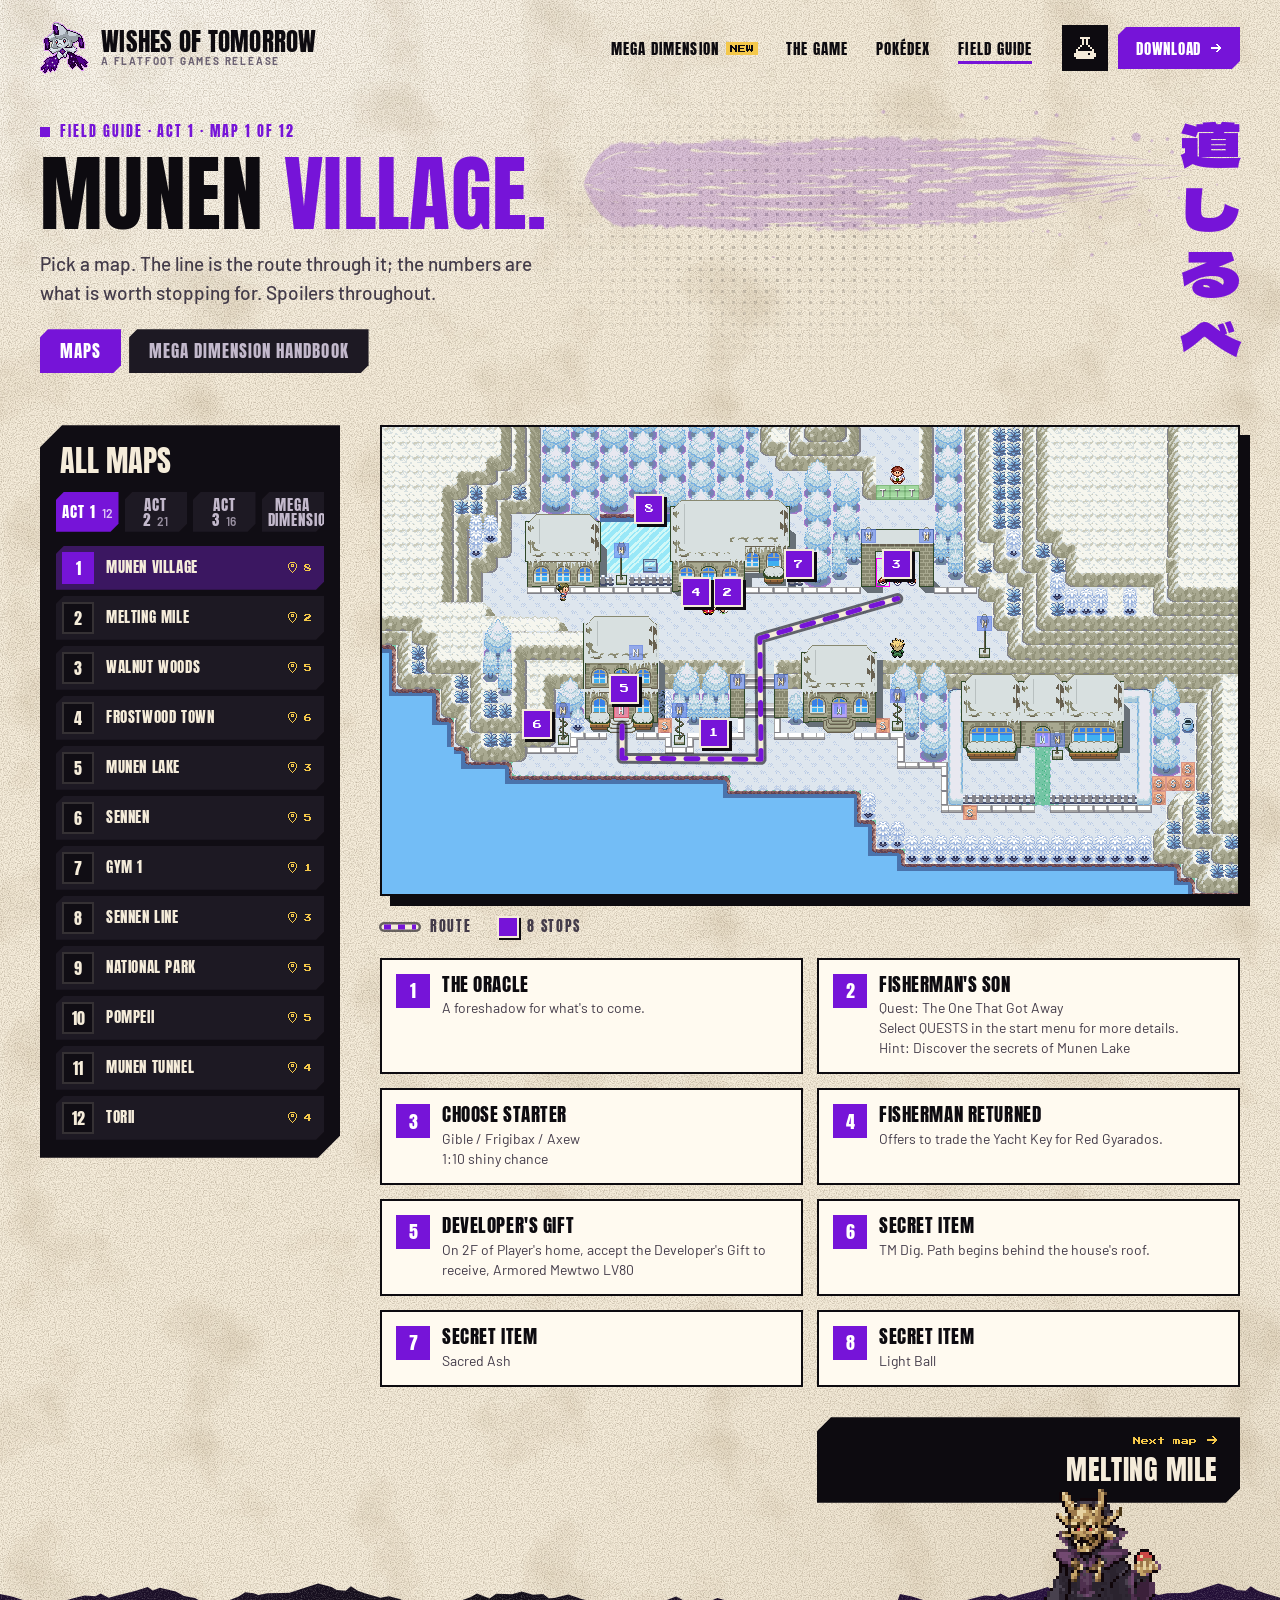
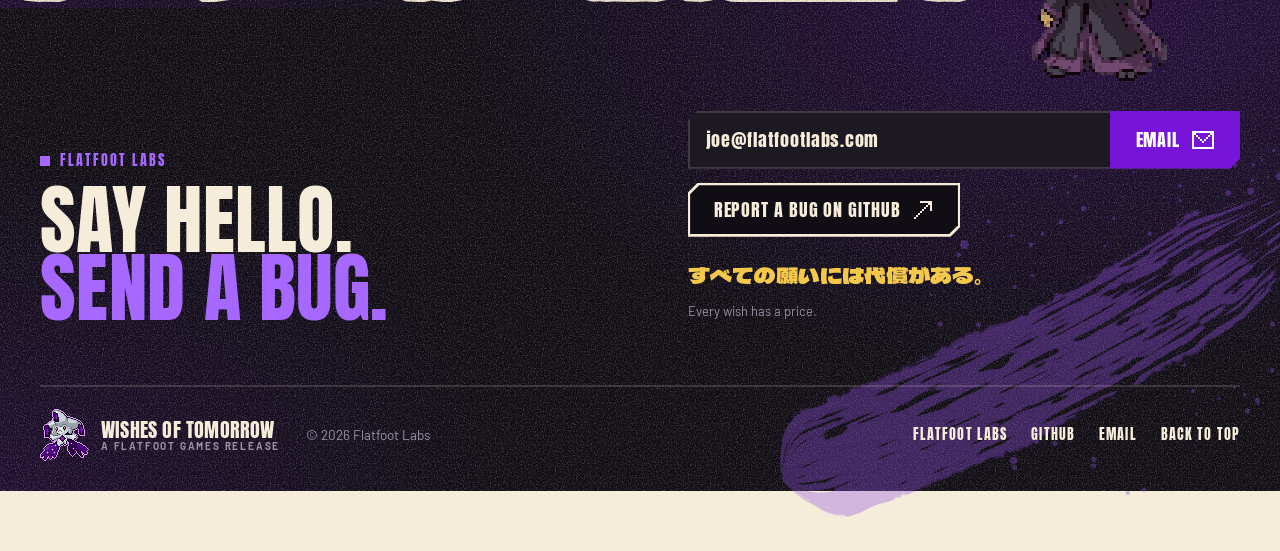
<file: docs/guide.html>
<!DOCTYPE html>
<html lang="en">
<head>
<meta charset="utf-8">
<meta name="viewport" content="width=device-width, initial-scale=1">
<title>Field Guide — Wishes of Tomorrow</title>
<meta name="description" content="A route-by-route field guide to Wishes of Tomorrow: pick any map from all three acts and see the path through it and what is worth stopping for.">
<meta name="theme-color" content="#f5ecda">
<link rel="icon" href="assets/art/battle-sprite.png" type="image/png">
<link rel="canonical" href="https://flatfootlabs.com/guide">

<!-- Link previews: absolute URLs, as on index.html. -->
<meta property="og:type" content="article">
<meta property="og:site_name" content="Flatfoot Games">
<meta property="og:url" content="https://flatfootlabs.com/guide">
<meta property="og:title" content="Wishes of Tomorrow — Field Guide">
<meta property="og:description" content="Pick any map from all three acts and see the route through it and what is worth stopping for.">
<meta property="og:image" content="https://flatfootlabs.com/assets/og-wishes-v2.jpg">
<meta property="og:image:type" content="image/jpeg">
<meta property="og:image:width" content="1280">
<meta property="og:image:height" content="640">
<meta property="og:image:alt" content="Wishes of Tomorrow — a Flatfoot Games release.">
<meta name="twitter:card" content="summary_large_image">
<meta name="twitter:image" content="https://flatfootlabs.com/assets/og-wishes-v2.jpg">

<link rel="preload" href="assets/fonts/Anton-400.woff2" as="font" type="font/woff2" crossorigin>
<link rel="stylesheet" href="assets/wot.css?v=20261117a">
<link rel="stylesheet" href="assets/handbook.css?v=20261117md">
</head>
<body>

<a class="ff-skip" href="#map-title">Skip to the map</a>

<main>
<div class="ff-paper" id="top">
  <header class="ff-header">
    <a class="ff-logo" href="./">
      <img src="assets/art/shadow-jirachi-logo.png" width="49" height="52" alt="">
      <span class="ff-logo-word">Wishes of Tomorrow<small>A FLATFOOT GAMES RELEASE</small></span>
    </a>
    <nav class="ff-nav" aria-label="Site">
      <a href="./">Mega Dimension<span class="ff-nav-new" aria-hidden="true">New</span></a>
      <a href="game">The game</a>
      <a href="dex">Pokédex</a>
      <a href="guide" aria-current="page">Field guide</a>
    </nav>
    <div class="ff-header-actions">
      <a class="ff-iconbtn" href="labs" title="Flatfoot Labs"><i class="ff-i ff-i-flask" aria-hidden="true"></i><span class="ff-sr">Flatfoot Labs</span></a>
      <a class="ff-btn ff-btn--violet ff-btn--sm" href="game#downloads">Download<i class="ff-i ff-i-arrow" aria-hidden="true"></i></a>
    </div>
  </header>

  <section class="ff-guidehead" aria-labelledby="map-title" data-guide-head>
    <span class="ff-halftone" aria-hidden="true" style="left: 38%; top: -30px; width: 620px; height: 320px;"></span>
    <img class="ff-brush" src="assets/textures/brush-swipe-violet.webp" alt="" aria-hidden="true" style="right: 2%; top: 0; width: 720px; opacity: .2;">
    <div class="ff-guidehead-copy">
      <span class="ff-kicker" data-guide-kicker>Field guide · Act 1 · Map 1 of 12</span>
      <h1 class="ff-display ff-guidehead-title" id="map-title" data-guide-title>Munen <em>Village.</em></h1>
      <p class="ff-lede">Pick a map. The line is the route through it; the numbers are what is worth stopping for. Spoilers throughout.</p>
      <nav class="ff-guideswitch" aria-label="Field guide"><a class="ff-tab" href="guide" aria-current="page">Maps</a><a class="ff-tab" href="handbook">Mega Dimension handbook</a></nav>
    </div>
    <span class="ff-guidehead-jp" lang="ja">道しるべ</span>
  </section>

  <section class="ff-guide" aria-label="Map, route and stops">
    <aside class="ff-maplog ff-notch" aria-label="All maps">
      <h2 class="ff-maplog-title">All maps</h2>
      <div class="ff-tabs" aria-label="Acts" data-guide-acts>
        <button class="ff-tab" type="button" aria-pressed="true" data-act="1">Act 1<small>12</small></button><button class="ff-tab" type="button" aria-pressed="false" data-act="2">Act 2<small>21</small></button><button class="ff-tab" type="button" aria-pressed="false" data-act="3">Act 3<small>16</small></button><button class="ff-tab" type="button" aria-pressed="false" data-act="md">Mega Dimension<small>5</small></button>
      </div>
      <ol class="ff-maplog-list" data-guide-log data-act="1">
          <li><a class="ff-maplog-item" href="#m1" aria-current="true"><span class="ff-maplog-num">1</span><span class="ff-maplog-name">Munen Village</span><span class="ff-maplog-count"><i class="ff-i ff-i-pin" aria-hidden="true"></i>8<span class="ff-sr"> stops</span></span></a></li>
          <li><a class="ff-maplog-item" href="#m2"><span class="ff-maplog-num">2</span><span class="ff-maplog-name">Melting Mile</span><span class="ff-maplog-count"><i class="ff-i ff-i-pin" aria-hidden="true"></i>2<span class="ff-sr"> stops</span></span></a></li>
          <li><a class="ff-maplog-item" href="#m3"><span class="ff-maplog-num">3</span><span class="ff-maplog-name">Walnut Woods</span><span class="ff-maplog-count"><i class="ff-i ff-i-pin" aria-hidden="true"></i>5<span class="ff-sr"> stops</span></span></a></li>
          <li><a class="ff-maplog-item" href="#m4"><span class="ff-maplog-num">4</span><span class="ff-maplog-name">Frostwood Town</span><span class="ff-maplog-count"><i class="ff-i ff-i-pin" aria-hidden="true"></i>6<span class="ff-sr"> stops</span></span></a></li>
          <li><a class="ff-maplog-item" href="#m5"><span class="ff-maplog-num">5</span><span class="ff-maplog-name">Munen Lake</span><span class="ff-maplog-count"><i class="ff-i ff-i-pin" aria-hidden="true"></i>3<span class="ff-sr"> stops</span></span></a></li>
          <li><a class="ff-maplog-item" href="#m6"><span class="ff-maplog-num">6</span><span class="ff-maplog-name">Sennen</span><span class="ff-maplog-count"><i class="ff-i ff-i-pin" aria-hidden="true"></i>5<span class="ff-sr"> stops</span></span></a></li>
          <li><a class="ff-maplog-item" href="#m7"><span class="ff-maplog-num">7</span><span class="ff-maplog-name">Gym 1</span><span class="ff-maplog-count"><i class="ff-i ff-i-pin" aria-hidden="true"></i>1<span class="ff-sr"> stops</span></span></a></li>
          <li><a class="ff-maplog-item" href="#m8"><span class="ff-maplog-num">8</span><span class="ff-maplog-name">Sennen Line</span><span class="ff-maplog-count"><i class="ff-i ff-i-pin" aria-hidden="true"></i>3<span class="ff-sr"> stops</span></span></a></li>
          <li><a class="ff-maplog-item" href="#m9"><span class="ff-maplog-num">9</span><span class="ff-maplog-name">National Park</span><span class="ff-maplog-count"><i class="ff-i ff-i-pin" aria-hidden="true"></i>5<span class="ff-sr"> stops</span></span></a></li>
          <li><a class="ff-maplog-item" href="#m10"><span class="ff-maplog-num">10</span><span class="ff-maplog-name">Pompeii</span><span class="ff-maplog-count"><i class="ff-i ff-i-pin" aria-hidden="true"></i>5<span class="ff-sr"> stops</span></span></a></li>
          <li><a class="ff-maplog-item" href="#m11"><span class="ff-maplog-num">11</span><span class="ff-maplog-name">Munen Tunnel</span><span class="ff-maplog-count"><i class="ff-i ff-i-pin" aria-hidden="true"></i>4<span class="ff-sr"> stops</span></span></a></li>
          <li><a class="ff-maplog-item" href="#m12"><span class="ff-maplog-num">12</span><span class="ff-maplog-name">Torii</span><span class="ff-maplog-count"><i class="ff-i ff-i-pin" aria-hidden="true"></i>4<span class="ff-sr"> stops</span></span></a></li>
        </ol><ol class="ff-maplog-list" data-guide-log data-act="2" hidden>
          <li><a class="ff-maplog-item" href="#a2_1"><span class="ff-maplog-num">1</span><span class="ff-maplog-name">Hotsprings</span><span class="ff-maplog-count"><i class="ff-i ff-i-pin" aria-hidden="true"></i>1<span class="ff-sr"> stops</span></span></a></li>
          <li><a class="ff-maplog-item" href="#a2_2"><span class="ff-maplog-num">2</span><span class="ff-maplog-name">Ashlands</span><span class="ff-maplog-count"><i class="ff-i ff-i-pin" aria-hidden="true"></i>4<span class="ff-sr"> stops</span></span></a></li>
          <li><a class="ff-maplog-item" href="#a2_3"><span class="ff-maplog-num">3</span><span class="ff-maplog-name">Ashlands Desert</span><span class="ff-maplog-count"><i class="ff-i ff-i-pin" aria-hidden="true"></i>1<span class="ff-sr"> stops</span></span></a></li>
          <li><a class="ff-maplog-item" href="#a2_4"><span class="ff-maplog-num">4</span><span class="ff-maplog-name">Tradewind Town</span><span class="ff-maplog-count"><i class="ff-i ff-i-pin" aria-hidden="true"></i>5<span class="ff-sr"> stops</span></span></a></li>
          <li><a class="ff-maplog-item" href="#a2_5"><span class="ff-maplog-num">5</span><span class="ff-maplog-name">Tradewind Apartment</span><span class="ff-maplog-count"><i class="ff-i ff-i-pin" aria-hidden="true"></i>0<span class="ff-sr"> stops</span></span></a></li>
          <li><a class="ff-maplog-item" href="#a2_6a"><span class="ff-maplog-num">6</span><span class="ff-maplog-name">Dept. Store 1F</span><span class="ff-maplog-count"><i class="ff-i ff-i-pin" aria-hidden="true"></i>1<span class="ff-sr"> stops</span></span></a></li>
          <li><a class="ff-maplog-item" href="#a2_6b"><span class="ff-maplog-num">6</span><span class="ff-maplog-name">Dept. Store 2F</span><span class="ff-maplog-count"><i class="ff-i ff-i-pin" aria-hidden="true"></i>1<span class="ff-sr"> stops</span></span></a></li>
          <li><a class="ff-maplog-item" href="#a2_6c"><span class="ff-maplog-num">6</span><span class="ff-maplog-name">Dept. Store 3F</span><span class="ff-maplog-count"><i class="ff-i ff-i-pin" aria-hidden="true"></i>2<span class="ff-sr"> stops</span></span></a></li>
          <li><a class="ff-maplog-item" href="#a2_6d"><span class="ff-maplog-num">6</span><span class="ff-maplog-name">Dept. Store 4F</span><span class="ff-maplog-count"><i class="ff-i ff-i-pin" aria-hidden="true"></i>2<span class="ff-sr"> stops</span></span></a></li>
          <li><a class="ff-maplog-item" href="#a2_7"><span class="ff-maplog-num">7</span><span class="ff-maplog-name">Tradewind Gym</span><span class="ff-maplog-count"><i class="ff-i ff-i-pin" aria-hidden="true"></i>1<span class="ff-sr"> stops</span></span></a></li>
          <li><a class="ff-maplog-item" href="#a2_8"><span class="ff-maplog-num">8</span><span class="ff-maplog-name">National Park (Annexed)</span><span class="ff-maplog-count"><i class="ff-i ff-i-pin" aria-hidden="true"></i>3<span class="ff-sr"> stops</span></span></a></li>
          <li><a class="ff-maplog-item" href="#a2_9"><span class="ff-maplog-num">9</span><span class="ff-maplog-name">Distortion World</span><span class="ff-maplog-count"><i class="ff-i ff-i-pin" aria-hidden="true"></i>1<span class="ff-sr"> stops</span></span></a></li>
          <li><a class="ff-maplog-item" href="#a2_9l1"><span class="ff-maplog-num">9</span><span class="ff-maplog-name">Distortion World L1</span><span class="ff-maplog-count"><i class="ff-i ff-i-pin" aria-hidden="true"></i>2<span class="ff-sr"> stops</span></span></a></li>
          <li><a class="ff-maplog-item" href="#a2_9l2"><span class="ff-maplog-num">9</span><span class="ff-maplog-name">Distortion World L2</span><span class="ff-maplog-count"><i class="ff-i ff-i-pin" aria-hidden="true"></i>4<span class="ff-sr"> stops</span></span></a></li>
          <li><a class="ff-maplog-item" href="#a2_9l3"><span class="ff-maplog-num">9</span><span class="ff-maplog-name">Distortion World L3</span><span class="ff-maplog-count"><i class="ff-i ff-i-pin" aria-hidden="true"></i>3<span class="ff-sr"> stops</span></span></a></li>
          <li><a class="ff-maplog-item" href="#a2_9l4"><span class="ff-maplog-num">9</span><span class="ff-maplog-name">Distortion World L4</span><span class="ff-maplog-count"><i class="ff-i ff-i-pin" aria-hidden="true"></i>4<span class="ff-sr"> stops</span></span></a></li>
          <li><a class="ff-maplog-item" href="#a2_10"><span class="ff-maplog-num">10</span><span class="ff-maplog-name">Munen Lab (Annexed)</span><span class="ff-maplog-count"><i class="ff-i ff-i-pin" aria-hidden="true"></i>1<span class="ff-sr"> stops</span></span></a></li>
          <li><a class="ff-maplog-item" href="#a2_11"><span class="ff-maplog-num">11</span><span class="ff-maplog-name">Munen Village (Annexed)</span><span class="ff-maplog-count"><i class="ff-i ff-i-pin" aria-hidden="true"></i>0<span class="ff-sr"> stops</span></span></a></li>
          <li><a class="ff-maplog-item" href="#a2_12"><span class="ff-maplog-num">12</span><span class="ff-maplog-name">Rebel Base</span><span class="ff-maplog-count"><i class="ff-i ff-i-pin" aria-hidden="true"></i>2<span class="ff-sr"> stops</span></span></a></li>
          <li><a class="ff-maplog-item" href="#a2_13"><span class="ff-maplog-num">13</span><span class="ff-maplog-name">Sennen (Annexed)</span><span class="ff-maplog-count"><i class="ff-i ff-i-pin" aria-hidden="true"></i>2<span class="ff-sr"> stops</span></span></a></li>
          <li><a class="ff-maplog-item" href="#a2_14"><span class="ff-maplog-num">14</span><span class="ff-maplog-name">Shinkansen Interior (Annexed)</span><span class="ff-maplog-count"><i class="ff-i ff-i-pin" aria-hidden="true"></i>1<span class="ff-sr"> stops</span></span></a></li>
        </ol><ol class="ff-maplog-list" data-guide-log data-act="3" hidden>
          <li><a class="ff-maplog-item" href="#a3_1"><span class="ff-maplog-num">1</span><span class="ff-maplog-name">Shin-Tokyo Station</span><span class="ff-maplog-count"><i class="ff-i ff-i-pin" aria-hidden="true"></i>1<span class="ff-sr"> stops</span></span></a></li>
          <li><a class="ff-maplog-item" href="#a3_2"><span class="ff-maplog-num">2</span><span class="ff-maplog-name">Shin-Tokyo</span><span class="ff-maplog-count"><i class="ff-i ff-i-pin" aria-hidden="true"></i>15<span class="ff-sr"> stops</span></span></a></li>
          <li><a class="ff-maplog-item" href="#a3_3"><span class="ff-maplog-num">3</span><span class="ff-maplog-name">Shin-Tokyo Jail</span><span class="ff-maplog-count"><i class="ff-i ff-i-pin" aria-hidden="true"></i>4<span class="ff-sr"> stops</span></span></a></li>
          <li><a class="ff-maplog-item" href="#a3_4"><span class="ff-maplog-num">4</span><span class="ff-maplog-name">Rebel Hideout</span><span class="ff-maplog-count"><i class="ff-i ff-i-pin" aria-hidden="true"></i>3<span class="ff-sr"> stops</span></span></a></li>
          <li><a class="ff-maplog-item" href="#a3_5"><span class="ff-maplog-num">5</span><span class="ff-maplog-name">Surf Route 1</span><span class="ff-maplog-count"><i class="ff-i ff-i-pin" aria-hidden="true"></i>0<span class="ff-sr"> stops</span></span></a></li>
          <li><a class="ff-maplog-item" href="#a3_6"><span class="ff-maplog-num">6</span><span class="ff-maplog-name">Celebi Island</span><span class="ff-maplog-count"><i class="ff-i ff-i-pin" aria-hidden="true"></i>4<span class="ff-sr"> stops</span></span></a></li>
          <li><a class="ff-maplog-item" href="#a3_7a"><span class="ff-maplog-num">7a</span><span class="ff-maplog-name">Prototype Island</span><span class="ff-maplog-count"><i class="ff-i ff-i-pin" aria-hidden="true"></i>2<span class="ff-sr"> stops</span></span></a></li>
          <li><a class="ff-maplog-item" href="#a3_7b"><span class="ff-maplog-num">7b</span><span class="ff-maplog-name">Prototype Lab</span><span class="ff-maplog-count"><i class="ff-i ff-i-pin" aria-hidden="true"></i>1<span class="ff-sr"> stops</span></span></a></li>
          <li><a class="ff-maplog-item" href="#a3_8"><span class="ff-maplog-num">8</span><span class="ff-maplog-name">Surf Route 2</span><span class="ff-maplog-count"><i class="ff-i ff-i-pin" aria-hidden="true"></i>0<span class="ff-sr"> stops</span></span></a></li>
          <li><a class="ff-maplog-item" href="#a3_9"><span class="ff-maplog-num">9</span><span class="ff-maplog-name">Ryuden Island</span><span class="ff-maplog-count"><i class="ff-i ff-i-pin" aria-hidden="true"></i>2<span class="ff-sr"> stops</span></span></a></li>
          <li><a class="ff-maplog-item" href="#a3_10"><span class="ff-maplog-num">10</span><span class="ff-maplog-name">Shin-Tokyo Underground</span><span class="ff-maplog-count"><i class="ff-i ff-i-pin" aria-hidden="true"></i>2<span class="ff-sr"> stops</span></span></a></li>
          <li><a class="ff-maplog-item" href="#a3_11"><span class="ff-maplog-num">11</span><span class="ff-maplog-name">Tokyo Tower Street</span><span class="ff-maplog-count"><i class="ff-i ff-i-pin" aria-hidden="true"></i>1<span class="ff-sr"> stops</span></span></a></li>
          <li><a class="ff-maplog-item" href="#a3_12"><span class="ff-maplog-num">12</span><span class="ff-maplog-name">Tokyo Tower Mid</span><span class="ff-maplog-count"><i class="ff-i ff-i-pin" aria-hidden="true"></i>1<span class="ff-sr"> stops</span></span></a></li>
          <li><a class="ff-maplog-item" href="#a3_13"><span class="ff-maplog-num">13</span><span class="ff-maplog-name">Tower Command</span><span class="ff-maplog-count"><i class="ff-i ff-i-pin" aria-hidden="true"></i>2<span class="ff-sr"> stops</span></span></a></li>
          <li><a class="ff-maplog-item" href="#a3_14"><span class="ff-maplog-num">14</span><span class="ff-maplog-name">Tower Final Boss</span><span class="ff-maplog-count"><i class="ff-i ff-i-pin" aria-hidden="true"></i>3<span class="ff-sr"> stops</span></span></a></li>
          <li><a class="ff-maplog-item" href="#a3_15"><span class="ff-maplog-num">15</span><span class="ff-maplog-name">Post Game Base</span><span class="ff-maplog-count"><i class="ff-i ff-i-pin" aria-hidden="true"></i>3<span class="ff-sr"> stops</span></span></a></li>
        </ol><ol class="ff-maplog-list" data-guide-log data-act="md" hidden>
          <li><a class="ff-maplog-item" href="#md1"><span class="ff-maplog-num">1</span><span class="ff-maplog-name">Tradewind Town</span><span class="ff-maplog-count"><i class="ff-i ff-i-pin" aria-hidden="true"></i>3<span class="ff-sr"> stops</span></span></a></li>
          <li><a class="ff-maplog-item" href="#md2"><span class="ff-maplog-num">2</span><span class="ff-maplog-name">Hotel Z</span><span class="ff-maplog-count"><i class="ff-i ff-i-pin" aria-hidden="true"></i>4<span class="ff-sr"> stops</span></span></a></li>
          <li><a class="ff-maplog-item" href="#md3"><span class="ff-maplog-num">3</span><span class="ff-maplog-name">Ashlands</span><span class="ff-maplog-count"><i class="ff-i ff-i-pin" aria-hidden="true"></i>1<span class="ff-sr"> stops</span></span></a></li>
          <li><a class="ff-maplog-item" href="#md4"><span class="ff-maplog-num">4</span><span class="ff-maplog-name">National Park (Annexed)</span><span class="ff-maplog-count"><i class="ff-i ff-i-pin" aria-hidden="true"></i>2<span class="ff-sr"> stops</span></span></a></li>
          <li><a class="ff-maplog-item" href="#md5"><span class="ff-maplog-num">5</span><span class="ff-maplog-name">Shin-Tokyo</span><span class="ff-maplog-count"><i class="ff-i ff-i-pin" aria-hidden="true"></i>5<span class="ff-sr"> stops</span></span></a></li>
        </ol>
    </aside>

    <div class="ff-guide-main">
      <div class="ff-mapbar ff-guide-compact">
        <label class="ff-sr" for="gd-map">Choose a map</label>
        <select id="gd-map" data-guide-select><optgroup label="Act 1"><option value="m1" selected>1 — Munen Village</option><option value="m2">2 — Melting Mile</option><option value="m3">3 — Walnut Woods</option><option value="m4">4 — Frostwood Town</option><option value="m5">5 — Munen Lake</option><option value="m6">6 — Sennen</option><option value="m7">7 — Gym 1</option><option value="m8">8 — Sennen Line</option><option value="m9">9 — National Park</option><option value="m10">10 — Pompeii</option><option value="m11">11 — Munen Tunnel</option><option value="m12">12 — Torii</option></optgroup><optgroup label="Act 2"><option value="a2_1">1 — Hotsprings</option><option value="a2_2">2 — Ashlands</option><option value="a2_3">3 — Ashlands Desert</option><option value="a2_4">4 — Tradewind Town</option><option value="a2_5">5 — Tradewind Apartment</option><option value="a2_6a">6 — Dept. Store 1F</option><option value="a2_6b">6 — Dept. Store 2F</option><option value="a2_6c">6 — Dept. Store 3F</option><option value="a2_6d">6 — Dept. Store 4F</option><option value="a2_7">7 — Tradewind Gym</option><option value="a2_8">8 — National Park (Annexed)</option><option value="a2_9">9 — Distortion World</option><option value="a2_9l1">9 — Distortion World L1</option><option value="a2_9l2">9 — Distortion World L2</option><option value="a2_9l3">9 — Distortion World L3</option><option value="a2_9l4">9 — Distortion World L4</option><option value="a2_10">10 — Munen Lab (Annexed)</option><option value="a2_11">11 — Munen Village (Annexed)</option><option value="a2_12">12 — Rebel Base</option><option value="a2_13">13 — Sennen (Annexed)</option><option value="a2_14">14 — Shinkansen Interior (Annexed)</option></optgroup><optgroup label="Act 3"><option value="a3_1">1 — Shin-Tokyo Station</option><option value="a3_2">2 — Shin-Tokyo</option><option value="a3_3">3 — Shin-Tokyo Jail</option><option value="a3_4">4 — Rebel Hideout</option><option value="a3_5">5 — Surf Route 1</option><option value="a3_6">6 — Celebi Island</option><option value="a3_7a">7a — Prototype Island</option><option value="a3_7b">7b — Prototype Lab</option><option value="a3_8">8 — Surf Route 2</option><option value="a3_9">9 — Ryuden Island</option><option value="a3_10">10 — Shin-Tokyo Underground</option><option value="a3_11">11 — Tokyo Tower Street</option><option value="a3_12">12 — Tokyo Tower Mid</option><option value="a3_13">13 — Tower Command</option><option value="a3_14">14 — Tower Final Boss</option><option value="a3_15">15 — Post Game Base</option></optgroup><optgroup label="Mega Dimension"><option value="md1">1 — Tradewind Town</option><option value="md2">2 — Hotel Z</option><option value="md3">3 — Ashlands</option><option value="md4">4 — National Park (Annexed)</option><option value="md5">5 — Shin-Tokyo</option></optgroup></select>
        <button class="ff-iconbtn" type="button" aria-label="Previous map" data-guide-prev disabled><i class="ff-i ff-i-chevron" aria-hidden="true" style="transform: scaleX(-1);"></i></button>
        <button class="ff-iconbtn" type="button" aria-label="Next map" data-guide-next><i class="ff-i ff-i-chevron" aria-hidden="true"></i></button>
      </div>

      <figure class="ff-mapfig" data-guide-fig>
        <img src="assets/guide/act1/m1-1-munen-village.webp" width="1885" height="1027" alt="Map of Munen Village" data-guide-img>
        <svg class="ff-route" viewBox="0 0 100 100" preserveAspectRatio="none" aria-hidden="true">
          <polyline class="ff-route-casing" points="28.05,64.134 28.05,71.031 44.277,71.261 44.151,45.281 60.252,36.775"></polyline>
          <polyline class="ff-route-core" points="28.05,64.134 28.05,71.031 44.277,71.261 44.151,45.281 60.252,36.775"></polyline>
          <polyline class="ff-route-dash" points="28.05,64.134 28.05,71.031 44.277,71.261 44.151,45.281 60.252,36.775"></polyline>
        </svg>
          <span class="ff-pin" aria-hidden="true" style="left: 38.742%; top: 65.514%;">1</span>
          <span class="ff-pin" aria-hidden="true" style="left: 40.377%; top: 35.395%;">2</span>
          <span class="ff-pin" aria-hidden="true" style="left: 60.126%; top: 29.418%;">3</span>
          <span class="ff-pin" aria-hidden="true" style="left: 36.73%; top: 35.395%;">4</span>
          <span class="ff-pin" aria-hidden="true" style="left: 28.302%; top: 56.087%;">5</span>
          <span class="ff-pin" aria-hidden="true" style="left: 18.113%; top: 63.674%;">6</span>
          <span class="ff-pin" aria-hidden="true" style="left: 48.679%; top: 29.418%;">7</span>
          <span class="ff-pin" aria-hidden="true" style="left: 31.195%; top: 17.462%;">8</span>
      </figure>

      <div class="ff-mapkey">
        <span data-guide-routekey><svg width="40" height="10" viewBox="0 0 40 10" aria-hidden="true"><polyline points="4,5 36,5" style="fill: none; stroke: var(--night); stroke-opacity: .6; stroke-width: 10; stroke-linecap: round;"></polyline><polyline points="4,5 36,5" style="fill: none; stroke: var(--paper); stroke-width: 5; stroke-linecap: round;"></polyline><polyline points="4,5 36,5" style="fill: none; stroke: var(--violet); stroke-width: 5; stroke-dasharray: 7 7;"></polyline></svg>Route</span>
        <span><span class="ff-mapkey-pin" aria-hidden="true"></span><span data-guide-count>8 stops</span></span>
      </div>

      <ol class="ff-stops ff-stops--grid" aria-label="Stops" data-guide-stops>
          <li class="ff-stop"><span class="ff-stop-num">1</span><div><h3>The Oracle</h3><p>A foreshadow for what&#x27;s to come.</p></div></li>
          <li class="ff-stop"><span class="ff-stop-num">2</span><div><h3>Fisherman&#x27;s son</h3><p>Quest: The One That Got Away
Select QUESTS in the start menu for more details.
Hint: Discover the secrets of Munen Lake</p></div></li>
          <li class="ff-stop"><span class="ff-stop-num">3</span><div><h3>Choose Starter</h3><p>Gible / Frigibax / Axew
1:10 shiny chance</p></div></li>
          <li class="ff-stop"><span class="ff-stop-num">4</span><div><h3>Fisherman returned</h3><p>Offers to trade the Yacht Key for Red Gyarados.</p></div></li>
          <li class="ff-stop"><span class="ff-stop-num">5</span><div><h3>Developer&#x27;s Gift</h3><p>On 2F of Player&#x27;s home, accept the Developer&#x27;s Gift to receive, Armored Mewtwo LV80</p></div></li>
          <li class="ff-stop"><span class="ff-stop-num">6</span><div><h3>Secret item</h3><p>TM Dig. Path begins behind the house&#x27;s roof.</p></div></li>
          <li class="ff-stop"><span class="ff-stop-num">7</span><div><h3>Secret Item</h3><p>Sacred Ash</p></div></li>
          <li class="ff-stop"><span class="ff-stop-num">8</span><div><h3>Secret item</h3><p>Light Ball</p></div></li>
      </ol>
      <p class="ff-guide-empty" data-guide-empty hidden>Route only — no marked stops on this map.</p>

      <nav class="ff-mapnav" aria-label="Previous and next map">
        <a class="ff-mapnav-link" href="#" data-guide-prevlink hidden><span class="ff-mapnav-dir"><i class="ff-i ff-i-arrow" aria-hidden="true" style="transform: scaleX(-1);"></i>Previous map</span><span class="ff-mapnav-name"></span></a>
        <a class="ff-mapnav-link ff-mapnav-link--next" href="#m2" data-guide-nextlink><span class="ff-mapnav-dir">Next map<i class="ff-i ff-i-arrow" aria-hidden="true"></i></span><span class="ff-mapnav-name">Melting Mile</span></a>
      </nav>
    </div>
  </section>
</div>
</main>

<footer class="ff-night ff-footer ff-torn-top">
  <img class="ff-footer-oni" src="assets/art/battle-sprite.png" width="192" height="192" alt="" aria-hidden="true">
  <img class="ff-brush" src="assets/textures/brush-slash-glow.webp" alt="" aria-hidden="true" style="right: -10%; bottom: -60px; width: 700px; opacity: .35;">
  <div class="ff-wrap ff-footer-top">
    <div style="display: flex; flex-direction: column; gap: 18px;">
      <span class="ff-kicker">Flatfoot Labs</span>
      <h2 class="ff-display ff-h2">Say hello. <em class="ff-line">Send a bug.</em></h2>
    </div>
    <div style="display: flex; flex-direction: column; gap: 14px;">
      <div class="ff-mailbox"><span>joe@flatfootlabs.com</span><a class="ff-btn ff-btn--violet" href="mailto:joe@flatfootlabs.com">Email<i class="ff-i ff-i-mail" aria-hidden="true"></i></a></div>
      <a class="ff-btn ff-btn--outline" href="https://github.com/jmaloney95/Wishes-Game/issues" style="align-self: flex-start;">Report a bug on GitHub<i class="ff-i ff-i-external" aria-hidden="true"></i></a>
      <p lang="ja" style="margin: 10px 0 0; font-family: var(--font-jp); font-size: 22px; line-height: 1.2; color: var(--gold);">すべての願いには代償がある。</p>
      <p style="margin: 0; font-size: 13px; color: var(--on-night-faint);">Every wish has a price.</p>
    </div>
  </div>
  <div class="ff-wrap ff-footer-bottom">
    <a class="ff-logo" href="./"><img src="assets/art/shadow-jirachi-logo.png" width="49" height="52" alt=""><span class="ff-logo-word" style="font-size: 20px;">Wishes of Tomorrow<small>A FLATFOOT GAMES RELEASE</small></span></a>
    <span>© 2026 Flatfoot Labs</span>
    <nav class="ff-footer-links" aria-label="Footer">
      <a href="labs">Flatfoot Labs</a>
      <a href="https://github.com/jmaloney95/Wishes-Game">GitHub</a>
      <a href="mailto:joe@flatfootlabs.com">Email</a>
      <a href="#top">Back to top</a>
    </nav>
  </div>
</footer>

<script id="guide-data" type="application/json">[{"id":"m1","act":1,"num":"1","name":"Munen Village","src":"assets/guide/act1/m1-1-munen-village.webp","w":1885,"h":1027,"path":"28.05,64.134 28.05,71.031 44.277,71.261 44.151,45.281 60.252,36.775","stops":[{"x":38.742,"y":65.514,"t":"The Oracle","d":"A foreshadow for what's to come."},{"x":40.377,"y":35.395,"t":"Fisherman's son","d":"Quest: The One That Got Away\nSelect QUESTS in the start menu for more details.\nHint: Discover the secrets of Munen Lake"},{"x":60.126,"y":29.418,"t":"Choose Starter","d":"Gible / Frigibax / Axew\n1:10 shiny chance"},{"x":36.73,"y":35.395,"t":"Fisherman returned","d":"Offers to trade the Yacht Key for Red Gyarados."},{"x":28.302,"y":56.087,"t":"Developer's Gift","d":"On 2F of Player's home, accept the Developer's Gift to receive, Armored Mewtwo LV80"},{"x":18.113,"y":63.674,"t":"Secret item","d":"TM Dig. Path begins behind the house's roof."},{"x":48.679,"y":29.418,"t":"Secret Item","d":"Sacred Ash"},{"x":31.195,"y":17.462,"t":"Secret item","d":"Light Ball"}]},{"id":"m2","act":1,"num":"2","name":"Melting Mile","src":"assets/guide/act1/m2-2-melting-mile.webp","w":1241,"h":817,"path":"30.84,98.48 32.992,64.855 53.68,64.604 53.349,50.552 33.157,50.552 32.826,28.721 71.72,33.99 98.863,33.238","stops":[{"x":25.378,"y":69.121,"t":"Fourth Starter","d":"Interact to bring Pikachu on your journey."},{"x":72.547,"y":53.814,"t":"Toasty time","d":"The Azurill Girls will block the path to Munen Lake until a key item is obtained."}]},{"id":"m3","act":1,"num":"3","name":"Walnut Woods","src":"assets/guide/act1/m3-3-walnut-woods.webp","w":1907,"h":1068,"path":"8.8,37.042 18.655,39.198 18.568,62.609 31.276,76.625 52.403,78.535 68.015,77.858 67.929,65.844 53.06,51.828 76.314,23.026","stops":[{"x":50.467,"y":72.621,"t":"Professor Clarkson","d":"Learn some backstory about the region's professor."},{"x":43.292,"y":9.01,"t":"Healing / Storage","d":"Chansey / Porygon serve as the mobile pokemon center."},{"x":32.313,"y":38.428,"t":"Item","d":"TM Protect"},{"x":45.885,"y":62.609,"t":"Item","d":"TM Blizzard - Requires Cut, obtained in National Park"},{"x":77.922,"y":68.924,"t":"Shortcut / Item","d":"National Park links back to here for conveniency. TM is Rock Smash."}]},{"id":"m4","act":1,"num":"4","name":"Frostwood Town","src":"assets/guide/act1/m4-4-frostwood-town.webp","w":1862,"h":957,"path":"13.197,82.37 12.991,61.183 49.483,61.183 49.414,34.8 74.497,34.933","stops":[{"x":14.74,"y":54.255,"t":"Mart","d":"Purchase Poke Balls, Potions, Repels"},{"x":27.303,"y":18.86,"t":"Toasty Time","d":"Obtain Hot Cocoa to deliver to the Azurill Girls on Melting Mile. Unlocks access to Munen Lake."},{"x":74.442,"y":27.813,"t":"To Sennen","d":"Training area for Gym 1.  Battles are Lvl 8-12."},{"x":49.53,"y":91.731,"t":"Munen Lake Overlook","d":"Hint at what's hiding beneath the lake."},{"x":66.818,"y":28.646,"t":"First Gym","d":"Defeat 4 trainers to earn the Ember badge.  The gym leader, Red Fatality will clear the path through Sennen. The leader is on the beach in the next town. Complete his ask to unlock the gym."},{"x":69.62,"y":28.465,"t":"Phone call","d":"After earning the badge, Prof. Clarkson will give you a call to meet him at Star Summit.  The path forward is through Sennen."}]},{"id":"m5","act":1,"num":"5","name":"Munen Lake","src":"assets/guide/act1/m5-5-munen-lake.webp","w":832,"h":705,"path":"2.023,20.954 78.925,20.669 79.305,70.511 25.19,70.103 25.259,61.293 9.561,61.211 9.63,84.297 71.456,84.46 71.266,47.874","stops":[{"x":78.354,"y":5.965,"t":"Photographer","d":"Hints at a Red serpent living beneath the frozen lake"},{"x":86.999,"y":28.418,"t":"Fishing Failure","d":"Interact to receive the Super Rod."},{"x":71.093,"y":47.486,"t":"Ice Puzzle","d":"Go under the lake to find the Munen kid's lost father, who gets choked up and can't reel in Red Gyarados Lvl20.  Receive Ultra Balls x5 from him."}]},{"id":"m6","act":1,"num":"6","name":"Sennen","src":"assets/guide/act1/m6-6-sennen.webp","w":1392,"h":1137,"path":"20.431,42.11 53.073,42.11 62.397,89.955","stops":[{"x":58.442,"y":56.033,"t":"Battles","d":"Several trainers in this area Lvl8-12 pokemon, including a double battle."},{"x":36.53,"y":75.936,"t":"Siren Allison","d":"Return here later to trigger a Boss battle with Siren Allison with her ace, Mega Lopunny Lvl40."},{"x":77.601,"y":48.188,"t":"beach shack","d":"Acquire Item Soft Sand"},{"x":91.695,"y":45.725,"t":"Board the Yacht","d":"Use the Yacht Key to obtain one of the three Gen 10 starters."},{"x":62.214,"y":90.403,"t":"Frostwood Gym Leader","d":"He needs an Epic Pass to go up the chairlift and open Frostwood's gym.  Find it up north in the next town."}]},{"id":"m7","act":1,"num":"7","name":"Gym 1","src":"assets/guide/act1/m7-7-gym-1.webp","w":342,"h":947,"path":"52.334,97.285 22.615,87.001 22.615,44.441 12.351,34.369 59.835,34.468 68.435,50.862 87.832,50.299 88.381,33.905 96.523,24.069 51.144,23.771 50.595,9.861","stops":[{"x":53.198,"y":12.234,"t":"Gym Leader","d":"Has Lvl18 Arcanine."}]},{"id":"m8","act":1,"num":"8","name":"Sennen Line","src":"assets/guide/act1/m8-8-sennen-line.webp","w":1117,"h":831,"path":"18.741,98.035 65.612,77.116 93.275,76.745 93.067,37.647 77.507,37.461 77.438,23.809 42.445,23.717 42.427,17.239","stops":[{"x":92.998,"y":47.886,"t":"Shinkansen interior","d":"Before beating the first Gym, enter the Shinkansen and encounter a Team Mutrid Goon. Defeat him, and he'll freeze the train gears to stop your progress. Red Fatality will use Arcanine to thaw the train allowing access to the National Park."},{"x":42.393,"y":17.471,"t":"To National Park","d":"Towards the mountain."},{"x":93.321,"y":75.818,"t":"Epic Pass","d":"Give this to Red Fatality on the beach to open the Frostwood Gym, required to advance."}]},{"id":"m9","act":1,"num":"9","name":"National Park","src":"assets/guide/act1/m9-9-national-park.webp","w":1691,"h":1872,"path":"38.935,80.256 50.501,80.194 50.086,53.075 58.662,53.012 58.662,35.828 49.81,36.016 50.64,16.27 80.792,14.583 81.898,1.773","stops":[{"x":42.22,"y":70.883,"t":"Park Guide","d":"Cutscene shows the map, most importantly the gravesite, which will be central to the plot later."},{"x":10.667,"y":36.234,"t":"Cut","d":"Receive the HM Cut. Take the west path back to Walnut Woods to earn TMs Rock Smash & Blizzard"},{"x":50.432,"y":39.515,"t":"Tm","d":"TM Hyper Beam"},{"x":69.364,"y":45.451,"t":"Eevee Trainer","d":"Spend 10,000 for a Shiny Eevee."},{"x":48.703,"y":93.878,"t":"Heavy Metal","d":"Trade Scyther for one of three random Kanto starters.  Scyther can be found in Torii."}]},{"id":"m10","act":1,"num":"10","name":"Pompeii","src":"assets/guide/act1/m10-10-pompeii.webp","w":1170,"h":992,"path":"72.908,84.124 72.994,40.406 54.236,40.1 54.236,62.52 48.703,60.787 40.232,63.539 40.197,40.141 52.593,19.209 52.023,37.94 28.164,38.266 28.026,12.015 15.249,11.974","stops":[{"x":85.615,"y":28.483,"t":"mountainside hotel","d":"Healing station."},{"x":48.53,"y":59.667,"t":"Save Face","d":"Speak with Master Gen. Retrieve the Carved Mask from Munen Tunnel to receive his reward, badge 2."},{"x":52.766,"y":18.822,"t":"Munen Tunnel","d":"Boulder clears once Save Face quest is started."},{"x":34.18,"y":64.578,"t":"Apprentice's House","d":"The creator of the Carved Mask has left behind his Diary and a Rare Candy. Access after completing Save Face."},{"x":17.842,"y":11.893,"t":"Boulder Obstacle","d":"Clear the boulders with Rock Smash, which can only be used after earning the badge given by Master Gen."}]},{"id":"m11","act":1,"num":"11","name":"Munen Tunnel","src":"assets/guide/act1/m11-11-munen-tunnel.webp","w":2490,"h":1095,"path":"87.984,50.833 80.896,18.707 68.62,20.274 61.359,28.11 60.909,44.094 76.815,44.094 93.517,79.628 21.594,88.834 20.038,57.101 9.872,56.787","stops":[{"x":8.627,"y":52.791,"t":"The Carved Mask","d":"Defeat all the goons and the leader to retrieve the Carved Mask."},{"x":84.44,"y":82.174,"t":"TM","d":"TM Shadow Ball"},{"x":34.215,"y":10.088,"t":"TM","d":"TM Thunderbolt"},{"x":34.561,"y":60.235,"t":"Northwind Cavern","d":"The nest of Shadow Suicune."}]},{"id":"m12","act":1,"num":"12","name":"Torii","src":"assets/guide/act1/m12-12-torii.webp","w":951,"h":1242,"path":"79.046,72.692 33.351,72.931 33.351,0.338","stops":[{"x":60.114,"y":69.116,"t":"The Oracle Returns","d":"Her final warning not to ascend the mountain is a Ghost type double battle."},{"x":26.314,"y":47.457,"t":"Healing","d":"Defeat the Fighting type trainer and your party will be healed."},{"x":21.041,"y":35.469,"t":"Return Post Game","d":"Come back when Surf is learned to gain access to the area below."},{"x":34.44,"y":15.797,"t":"Defeat Draco","d":"The rematch with Rival Draco features evolved starters and is the final test before the showdown at the summit."}]},{"id":"a2_1","act":2,"num":"1","name":"Hotsprings","src":"assets/guide/act2/a2-1-1-hotsprings.webp","w":736,"h":861,"path":"49.395,33.525 76.539,61.099 76.625,69.453 50.086,97.545","stops":[{"x":56.656,"y":68.196,"t":"Fugue State","d":"After an impossible battle at Star Summit we wake up in a dreamlike state.  Stepping out of the spring will spawn you right back in the center. Use the ladder to exit."}]},{"id":"a2_2","act":2,"num":"2","name":"Ashlands","src":"assets/guide/act2/a2-2-2-ashlands.webp","w":1081,"h":1016,"path":"86.999,42.164 86.878,65.724 70.003,65.945 77.541,68.078 77.663,51.268 41.027,51.378 41.234,23.79 58.385,23.79 11.705,23.864","stops":[{"x":69.191,"y":60.924,"t":"Main Quest","d":"Interact with the man to learn he is Prof. Clarkson's father, making him The Oni's grandfather.  The first of his 3-stage quest is to retrieve the item (2) to help ease him to his rest."},{"x":60.46,"y":21.565,"t":"Quest Item","d":"Return the quest item to the Grandfather to hear his dying wish."},{"x":66.425,"y":59.324,"t":"Catalpa Bow","d":"He fades to dust, leaving you as the only one capable to fulfill the prophecy.  Enter his home and retrieve the Catalpa Bow.  The Bow allows communication with the dead, and must be brought to the gravesite in National Park to reconnect with Prof. Clarkson (deceased)."},{"x":21.905,"y":23.367,"t":"To Ashlands Desert","d":"You can only advance once the Catalpa Bow has been acquired."}]},{"id":"a2_3","act":2,"num":"3","name":"Ashlands Desert","src":"assets/guide/act2/a2-3-3-ashlands-desert.webp","w":1530,"h":1148,"path":"86.255,28.603 56.276,60.165 37.12,60.257 16.995,8.506 1.452,8.69","stops":[{"x":42.86,"y":59.452,"t":"Mirage","d":"What appears to be a mirage is actually Shadow Jirachi floating through the desert, foreshadowing The Oni's sinister plans with Jirachi's power."}]},{"id":"a2_4","act":2,"num":"4","name":"Tradewind Town","src":"assets/guide/act2/a2-4-4-tradewind-town.webp","w":2137,"h":1440,"path":"39.056,1.345 39.229,39.652 43.638,49.517 43.62,64.712 39.333,64.814 39.333,94.127 82.002,93.922 86.013,61.944 96.369,61.816","stops":[{"x":57.21,"y":22.613,"t":"Curio Merchant","d":"Sells Curios for 1,000 / each. After defeating the Tradewind Gym Leader, Curios can be exchanged for their corresponding Mega Stones."},{"x":30.411,"y":92.18,"t":"PC / Department Store","d":"Heal, Box, & 4 floors of wares to purchase."},{"x":46.49,"y":80.906,"t":"Tradewind Gym","d":"Ghost type.  Up to Lvl40.  Recommend moving to the next area then coming back."},{"x":94.381,"y":57.973,"t":"Cross the veil","d":"Silent boatman will take you to and from National Park (annexed)."},{"x":53.89,"y":20.947,"t":"Apartment Secret","d":"Enter the hidden staircase behind the bookcase to find an underground lab, awarding Mega Stones for all 3 Kanto starters."}]},{"id":"a2_5","act":2,"num":"5","name":"Tradewind Apartment","src":"assets/guide/act2/a2-5-5-tradewind-apartment.webp","w":505,"h":442,"path":"50.571,91.65 73.185,91.65 73.046,28.779 19.796,28.543","stops":[]},{"id":"a2_6a","act":2,"num":"6","name":"Dept. Store 1F","src":"assets/guide/act2/a2-6a-6-dept-store-1f.webp","w":862,"h":382,"path":"","stops":[{"x":66.632,"y":43.253,"t":"Chansey / Porygon","d":"Healing / Box Storage"}]},{"id":"a2_6b","act":2,"num":"6","name":"Dept. Store 2F","src":"assets/guide/act2/a2-6b-6-dept-store-2f.webp","w":857,"h":380,"path":"","stops":[{"x":41.649,"y":38.759,"t":"Waster Ball","d":"Purchase a 'Master Ball' for 5,000 from here to discover that it's actually 'Waster Ball' - a complete waste!"}]},{"id":"a2_6c","act":2,"num":"6","name":"Dept. Store 3F","src":"assets/guide/act2/a2-6c-6-dept-store-3f.webp","w":861,"h":381,"path":"","stops":[{"x":58.766,"y":37.28,"t":"Paw Vendor","d":"Purchase the 'Mankey's Paw' - new custom item: \"A wish: + to one stat, A curse: -1 to another.\""},{"x":47.701,"y":36.696,"t":"vendor","d":"Purchase Evolution Stones, Mints, and other standard items"}]},{"id":"a2_6d","act":2,"num":"6","name":"Dept. Store 4F","src":"assets/guide/act2/a2-6d-6-dept-store-4f.webp","w":861,"h":380,"path":"","stops":[{"x":52.801,"y":72.901,"t":"AM Vendor","d":"Purchase 'Ability Machines' to customize a Pokemon's ability from one of 20 brand new abilities. Defensive AM's/TM's"},{"x":42.168,"y":71.925,"t":"AM Vendor","d":"Purchase Offensive AM's & Offensive TM's"}]},{"id":"a2_7","act":2,"num":"7","name":"Tradewind Gym","src":"assets/guide/act2/a2-7-7-tradewind-gym.webp","w":852,"h":1335,"path":"32.97,98.328 33.005,80.071 64.817,79.982 64.748,51.221 30.93,51.31 30.861,58.732 11.636,58.688 12.137,39.458 14.886,39.425 14.817,57.738 28.734,57.627 28.994,50.161 53.026,50.117 53.129,29.485 77.057,29.573 77.23,22.78 87.846,22.725 87.777,21.621 67.86,21.621 67.79,18.881 24.775,18.97 24.758,15.38","stops":[{"x":27.265,"y":11.956,"t":"Madame Tsuji","d":"Mega Sableye Lvl40.  Awards the Lantern badge & Mega Ring.  Enables the Curio Exchange."}]},{"id":"a2_8","act":2,"num":"8","name":"National Park (Annexed)","src":"assets/guide/act2/a2-8-8-national-park-annexed.webp","w":1550,"h":1813,"path":"23.461,35.526 52.991,35.57 53.544,16.155 72.908,16.11 72.822,10.831","stops":[{"x":72.303,"y":9.575,"t":"Gravesite","d":"Play the Catalpa Bow at the gravesite to enter the Distortion World, and complete this quest."},{"x":40.75,"y":82.356,"t":"No escape","d":"You cannot exit this map. All exit points are guarded by Mutrid Officers."},{"x":70.92,"y":11.305,"t":"The 4th Badge","d":"Use the Catalpa Bow to travel deeper and deeper to obtain, the Distortion Badge. Use the Bow again to Teleport home to Clarkson's Lab.  This is the point of no return, so collect what you'll need from the area."}]},{"id":"a2_9","act":2,"num":"9","name":"Distortion World","src":"assets/guide/act2/a2-9-9-distortion-world.webp","w":1485,"h":1345,"path":"46.888,80.77 46.767,65.828 43.43,65.885 43.517,55.446 29.893,55.523 30.031,37.833","stops":[{"x":30.204,"y":33.73,"t":"Gengar","d":"Prof. Clarkson (deceased) has taken the form of Gengar and joins your party (or box if full).  This interaction collapses the Distortion World."}]},{"id":"a2_9l1","act":2,"num":"9","name":"Distortion World L1","src":"assets/guide/act2/a2-9l1-9-distortion-world-l1.webp","w":1468,"h":1290,"path":"46.974,83.124 47.389,68.629 43.862,68.669 43.793,57.537 29.893,57.694 29.547,43.062 70.488,42.904 69.882,58.048 77.265,58.009 79.478,44.32 79.737,13.207","stops":[{"x":79.651,"y":31.792,"t":"Stepping Stone","d":"Re-entering the Distortion World takes us here, where a floating stepping stone has appeared.  Jump across it to enter the cave."},{"x":74.464,"y":76.732,"t":"Rare Candy","d":"Item - Rare Candy"}]},{"id":"a2_9l2","act":2,"num":"9","name":"Distortion World L2","src":"assets/guide/act2/a2-9l2-9-distortion-world-l2.webp","w":1338,"h":1626,"path":"51.815,71.76 51.746,75.632 41.096,75.575 41.165,69.141 26.746,69.269 26.487,57.526 26.66,51.619 26.573,45.926 26.642,36.517 19.139,36.602 19.312,25.215 33.835,24.931","stops":[{"x":65.819,"y":34.752,"t":"Item","d":"Item - Max Revive"},{"x":71.179,"y":23.365,"t":"Mega Stone","d":"Your starter's Mega Stone. If you picked Axew, it's Gyaradosite."},{"x":32.019,"y":15.963,"t":"TM","d":"TM26 - Earthquake"},{"x":34.267,"y":25.713,"t":"Rift Shard","d":"Obtain this to collapse the Distortion World and gain passage to the next layer."}]},{"id":"a2_9l3","act":2,"num":"9","name":"Distortion World L3","src":"assets/guide/act2/a2-9l3-9-distortion-world-l3.webp","w":1825,"h":1636,"path":"20.003,10.556 20.003,28.198 6.691,28.487 6.691,33.692 6.725,43.448 24.499,43.429 24.499,45.839 33.212,45.762 33.143,42.851 40.75,42.754 40.82,46.379 59.492,45.993 59.423,39.766","stops":[{"x":80.342,"y":10.46,"t":"Mega stone","d":"Baxcalibrite"},{"x":33.057,"y":74.567,"t":"TM","d":"TM25 Thunder"},{"x":63.14,"y":38.05,"t":"Rift Core","d":"Grab this to collapse the Distortion World and go even deeper into the realm on your next run."}]},{"id":"a2_9l4","act":2,"num":"9","name":"Distortion World L4","src":"assets/guide/act2/a2-9l4-9-distortion-world-l4.webp","w":1636,"h":1620,"path":"43.43,63.788 43.447,67.699 54.927,67.42 54.927,43.361 37.552,43.535 37.707,29.009 72.77,28.66 72.424,6.731","stops":[{"x":21.387,"y":87.795,"t":"Item","d":"PP Up"},{"x":79.564,"y":54.622,"t":"Item","d":"Full Restore"},{"x":93.914,"y":15.862,"t":"Mega Stone","d":"Garchompite"},{"x":82.503,"y":3.553,"t":"Rift Heart","d":"Defeat Vesper to earn, the Distortion Badge, badge 4."}]},{"id":"a2_10","act":2,"num":"10","name":"Munen Lab (Annexed)","src":"assets/guide/act2/a2-10-10-munen-lab-annexed.webp","w":625,"h":620,"path":"50.692,95.725 50.432,17.385","stops":[{"x":50.0,"y":11.302,"t":"The Research","d":"Defeat Draco, then pick up Prof. Clarkson's research on Shadow Pokemon and Celebi's Purification ability.  Choose whether to Keep or Destroy it.  Keeping it allows you to Destroy it from the bag later."}]},{"id":"a2_11","act":2,"num":"11","name":"Munen Village (Annexed)","src":"assets/guide/act2/a2-11-11-munen-village-annexed.webp","w":1353,"h":692,"path":"85.131,67.345 85.131,82.011 64.99,82.449 64.817,92.968 39.678,93.238 39.748,66.839 16.719,67.345 16.58,48.128","stops":[]},{"id":"a2_12","act":2,"num":"12","name":"Rebel Base","src":"assets/guide/act2/a2-12-12-rebel-base.webp","w":1226,"h":1030,"path":"52.853,91.478 51.262,64.863 46.283,61.243 50.432,61.243 56.051,61.757 61.324,61.243 54.651,65.603 53.198,94.152","stops":[{"x":45.539,"y":57.54,"t":"The Minister","d":"He gives you the Shinkansen Key - you'll need it to board the train to Shin-Tokyo."},{"x":46.369,"y":65.459,"t":"The Battle for Sennen","d":"The plan is to take a Final Stand at the train station and fight back against the Mutrid Officers, while creating a distraction for you to board the train."}]},{"id":"a2_13","act":2,"num":"13","name":"Sennen (Annexed)","src":"assets/guide/act2/a2-13-13-sennen-annexed.webp","w":1177,"h":747,"path":"47.493,95.997 47.701,82.942 58.074,58.137 58.247,36.106","stops":[{"x":47.095,"y":81.391,"t":"Face the Apprentice","d":"Master Gen's former student, Ryoko has turned to the darkside and he stands between us and Shin-Tokyo. Close his storyline."},{"x":58.074,"y":35.834,"t":"Boss Fight","d":"General Edwards deploys from a fighter jet straight down to the ground and flashes his Boss card.  Defeat his Mega Tyranitar to board the Shinkansen."}]},{"id":"a2_14","act":2,"num":"14","name":"Shinkansen Interior (Annexed)","src":"assets/guide/act2/a2-14-14-shinkansen-interior-annexed.webp","w":442,"h":155,"path":"61.1,95.037 60.927,51.872 89.886,51.872 89.886,76.888","stops":[{"x":89.972,"y":77.133,"t":"The next station is","d":"Shin-Tokyo.  Fade to black, Act III: The Infiltration."}]},{"id":"a3_1","act":3,"num":"1","name":"Shin-Tokyo Station","src":"assets/guide/act3/a3-1-1-shin-tokyo-station.webp","w":811,"h":671,"path":"62.137,40.881 62.154,53.746 50.536,53.746 50.38,97.061","stops":[{"x":37.932,"y":40.046,"t":"No escape","d":"Cannot return to prior areas via train."}]},{"id":"a3_2","act":3,"num":"2","name":"Shin-Tokyo","src":"assets/guide/act3/a3-2-2-shin-tokyo.webp","w":2161,"h":1512,"path":"36.203,32.764 33.178,32.641 33.351,41.032 28.683,41.106 28.683,71.513 18.828,71.513 36.981,78.424 36.981,73.241 37.05,82.669","stops":[{"x":18.655,"y":71.513,"t":"Quest Trigger","d":"Receive a call from The Minister. Mikmanc has been captured."},{"x":36.601,"y":72.501,"t":"Quest Update","d":"The guards leave the site and leave the jail entrance open for you to enter."},{"x":37.293,"y":82.62,"t":"Captured","d":"Post-jailbreak you are surrounded by Mutrid Goons and The Oni himself escorts you personally."},{"x":18.793,"y":12.649,"t":"Rebel Hideout","d":"Nessa and Zoroark reveal their disguise as The Oni and take you to their Rebel HQ. This is your home base for Act III and you will respawn here."},{"x":17.41,"y":39.527,"t":"Harness Darkness","d":"You are Wanted for treason against The Oni for breaking out Mikmanc.  Mutrid Officers will challenge you to battle using Shadow Pokemon.  Capture one using the Snag Machine."},{"x":33.143,"y":40.02,"t":"The Shadow Research","d":"The pool of Shadow species varies depending on if you Kept or Destroyed the Research.  If the Research was taken upon entry to Shin-Tokyo, The Oni has accelerated Shadow production and Pokemon found will be much stronger."},{"x":37.552,"y":98.021,"t":"Tides Run Low","d":"After Quest: Jailbreak is completed, the areas around Shin-Tokyo are unlocked.  Surf south to find Celebi Island and purify the Shadow Pokemon you've caught."},{"x":9.803,"y":69.761,"t":"The Tower","d":"The Tower is the \"Elite Four\".  The door is locked until you purify a Shadow Pokemon."},{"x":94.865,"y":63.591,"t":"The docks","d":"The Minister remains at the docks and gives the reward for Jailbreaker.  He also runs the Mega Stone exchange. 10,000 for the stone of your lead Pokemon."},{"x":49.222,"y":52.855,"t":"Tokyo Underground","d":"Underground gym in Shin-Tokyo. Earn the 5th badge here."},{"x":59.077,"y":62.357,"t":"Street Vendors","d":"Purchase items from Tradewind Dept. Store: Ability Machines (AMs), Paws, and every type of Poke Ball including Snag Balls.  You can snag Shadows once the Snag Machine is obtained in the Jail, but Snag Balls have increased Shadow catch rates."},{"x":44.554,"y":75.931,"t":"Casino","d":"Standard gambling games with custom prizes. Coin Case can be found in a trash can here."},{"x":62.794,"y":75.931,"t":"East Entrance","d":"Enter the station from here. Quick access back to West entrance."},{"x":76.366,"y":36.071,"t":"PC","d":"Standard Pokemon Center."},{"x":75.328,"y":69.662,"t":"Armored Mewtwo","d":"After the credits roll, you get a call to meet Draco by the docks. He waits here with Armored Mewtwo as a reward for defeating him."}]},{"id":"a3_3","act":3,"num":"3","name":"Shin-Tokyo Jail","src":"assets/guide/act3/a3-3-3-shin-tokyo-jail.webp","w":761,"h":640,"path":"51.677,97.753 51.85,91.999 26.608,92.164 26.677,37.262 52.196,37.344 52.127,9.482 60.149,9.482 60.356,23.208 68.309,23.29 68.309,7.757 13.676,7.674 13.9,44.125 9.837,53.371 10.01,92.308 14.229,92.246 14.073,97.547","stops":[{"x":51.763,"y":97.342,"t":"Stealth","d":"Make your way to the cells to break out Mikmanc with the lights out.  Tip: if you wear the Carved Mask, the first 3 Mutrid Officers won't challenge you to battle."},{"x":64.263,"y":20.393,"t":"Rescue Mikmanc","d":"The character from Gym 1 returns, and rescuing him rewards, The Snag Machine, giving the ability to catch Shadow Pokemon."},{"x":83.887,"y":17.516,"t":"Item","d":"Break out the other prisoner to receive Quick Claw."},{"x":14.125,"y":97.136,"t":"escort Mikmanc","d":"Escape out the West exit, facing two Shadow trainers on your way out."}]},{"id":"a3_4","act":3,"num":"4","name":"Rebel Hideout","src":"assets/guide/act3/a3-4-4-rebel-hideout.webp","w":717,"h":573,"path":"50.086,96.042 26.435,42.233 3.752,42.211 3.821,2.367 96.836,2.454 96.836,9.285","stops":[{"x":52.109,"y":62.965,"t":"Nessa","d":"This is your Home Base in Shin-Tokyo.  Nessa and Zoroark, disguised as The Oni reveals their true form."},{"x":86.999,"y":42.211,"t":"Chansey / Porygon","d":"Heal & box"},{"x":25.363,"y":71.937,"t":"Prof. Assistant","d":"He worked for The Oni and tells details about the Shadow Generator he was building to brainwash Pokemon and people.  Show him a Purified Pokemon to redeem this Quest. Then show him 5 in total."}]},{"id":"a3_5","act":3,"num":"5","name":"Surf Route 1","src":"assets/guide/act3/a3-5-5-surf-route-1.webp","w":1676,"h":987,"path":"27.213,2.564 35.858,61.461 99.308,60.875","stops":[]},{"id":"a3_6","act":3,"num":"6","name":"Celebi Island","src":"assets/guide/act3/a3-6-6-celebi-island.webp","w":1512,"h":1485,"path":"14.99,98.442 22.286,72.338 45.591,72.126 49.741,72.478 54.236,72.214 71.006,71.774 71.041,50.44 81.293,50.387 81.293,27.064 61.151,31.2 60.667,56.214 49.257,56.495 49.568,45.547","stops":[{"x":45.591,"y":72.214,"t":"The keepers","d":"Defeat the three trainers to unlock access to Celebi's Purification Chamber."},{"x":49.481,"y":56.143,"t":"The guardians","d":"Azelf, Uxie & Mesprit guard the chamber until they deem you worthy by defeating The Keepers."},{"x":49.654,"y":39.861,"t":"celebi","d":"Unlocking allows you to present any Shadow Pokemon in your party to Celebi.  To Purify, you must first \"open their heart\" by bringing them into battle. Their shadow icon will turn purple when they are ready to purify."},{"x":50.346,"y":1.399,"t":"to prototype island","d":"Surf North to reach Prototype Island. The 'Archipelago Map' outlines the locations of the 3 islands.  Once received, open Region Map > Press R."}]},{"id":"a3_7a","act":3,"num":"7a","name":"Prototype Island","src":"assets/guide/act3/a3-7a-7a-prototype-island.webp","w":836,"h":897,"path":"52.784,97.497 52.576,3.828","stops":[{"x":21.732,"y":36.528,"t":"To Prototype Lab","d":"Go downstairs to The Oni's original Lab where the failed prototype for the Shadow Generator still remains."},{"x":52.593,"y":3.425,"t":"To Ryuden Island","d":"Surf north to reach Ryuden Island"}]},{"id":"a3_7b","act":3,"num":"7b","name":"Prototype Lab","src":"assets/guide/act3/a3-7b-7b-prototype-lab.webp","w":571,"h":686,"path":"53.804,5.795 16.632,90.525 53.631,90.453","stops":[{"x":53.285,"y":85.485,"t":"Shadow Deoxys","d":"Battle Shadow Deoxys Lvl50. Run from battle or KO, and it stays here until captured."}]},{"id":"a3_8","act":3,"num":"8","name":"Surf Route 2","src":"assets/guide/act3/a3-8-8-surf-route-2.webp","w":1736,"h":950,"path":"98.444,39.481 39.402,69.741 14.851,4.334","stops":[]},{"id":"a3_9","act":3,"num":"9","name":"Ryuden Island","src":"assets/guide/act3/a3-9-9-ryuden-island.webp","w":1036,"h":986,"path":"71.525,96.402 56.224,76.241 56.034,34.465","stops":[{"x":55.965,"y":33.92,"t":"Dragon keepers","d":"Interact with the eggs to initiate a challenging double battle featuring high level Dragon-type Pokemon."},{"x":58.212,"y":29.289,"t":"Reward","d":"Defeat the Dragon Keepers to earn an egg containing one of 12 random dragons."}]},{"id":"a3_10","act":3,"num":"10","name":"Shin-Tokyo Underground","src":"assets/guide/act3/a3-10-10-shin-tokyo-underground.webp","w":637,"h":311,"path":"12.95,5.385 12.846,46.945 23.081,46.803 23.012,66.577","stops":[{"x":27.213,"y":44.932,"t":"The Announcer","d":"Speak to the announcer to enter into the Gauntlet consisting of back to back battles without healing breaks."},{"x":22.718,"y":66.824,"t":"Gym 5","d":"Step onto the platform to initiate the Gauntlet. Three battles including Leader Raiden, and his Lvl50 Electric types."}]},{"id":"a3_11","act":3,"num":"11","name":"Tokyo Tower Street","src":"assets/guide/act3/a3-11-11-tokyo-tower-street.webp","w":160,"h":252,"path":"49.395,95.022 49.654,17.719","stops":[{"x":49.395,"y":44.146,"t":"Street Level","d":"White Tiger (Byakko): Incineroar, Chien Pao, Mega Absol, Landorus Therian, Meowscarada, Shadow Raikou"}]},{"id":"a3_12","act":3,"num":"12","name":"Tokyo Tower Mid","src":"assets/guide/act3/a3-12-12-tokyo-tower-mid.webp","w":282,"h":320,"path":"50.086,95.631 50.086,15.005","stops":[{"x":49.914,"y":35.321,"t":"Tower Mid","d":"Vermillion Bird (Suzaku): Talonflame, Mega Altaria, Fezandipiti, Blaziken, Galarian Moltres, Shadow Ho-Oh"}]},{"id":"a3_13","act":3,"num":"13","name":"Tower Command","src":"assets/guide/act3/a3-13-13-tower-command.webp","w":712,"h":667,"path":"50.086,97.565 50.086,32.061","stops":[{"x":49.741,"y":46.638,"t":"Tower Command","d":"Azure Dragon (Seiryu): Mega Gyarados, Dragonaire (With Eviolite), Dragapult, Walking Wake, Latios, Miraidon"},{"x":53.198,"y":45.531,"t":"Final Badge","d":"Defeat the commander to receive, the Tower badge, and the Master Ball."}]},{"id":"a3_14","act":3,"num":"14","name":"Tower Final Boss","src":"assets/guide/act3/a3-14-14-tower-final-boss.webp","w":446,"h":443,"path":"50.086,90.293 50.086,66.865","stops":[{"x":53.544,"y":46.326,"t":"The Oni","d":"The final encounter of the Main Story and first time seeing The Oni since he KO'd the Professor on Star Summit.  Defeat him and Destroy the Shadow Generator."},{"x":45.764,"y":42.67,"t":"Shadow Jirachi","d":"After The Oni dolphin-dives off the tower into his plane, Shadow Jirachi is the only thing keeping the Shadow Generator running.  Capture it to destroy the machine. Catch rate is low, recommend Master ball."},{"x":51.815,"y":21.261,"t":"The Shadow Generator","d":"The machine used to corrupt Pokemon explodes and all trapped Shadow Legendary Pokemon are scattered across the region."}]},{"id":"a3_15","act":3,"num":"15","name":"Post Game Base","src":"assets/guide/act3/a3-15-15-post-game-base.webp","w":476,"h":382,"path":"","stops":[{"x":76.746,"y":38.16,"t":"Post-Game","d":"After the credits roll, continuing the story brings you back to the Rebel Hideout, along with some familiar faces from throughout the game."},{"x":57.78,"y":16.739,"t":"PJ","d":"As a reward, Nessa gives the Private Jet, and essentially, HM Fly, to navigate to any visited area of the region."},{"x":50.605,"y":96.072,"t":"What now","d":"Finish the plot with Rival Draco, Sail from Shin-Tokyo to the Battle Frontier, Complete the Shadow Log."}]},{"id":"md1","act":"md","num":"1","name":"Tradewind Town","src":"assets/guide/act2/a2-4-4-tradewind-town.webp","w":2137,"h":1440,"path":"","stops":[{"x":39.134,"y":20.92,"t":"Where it starts","d":"Walk into Tradewind from the Ashlands corridor and a rift tears open: Lida and Canari step out and ask you to meet them at Hotel Z.\nQuest: Mega Doomsday. No Mega Ring needed.\nRifts start opening at 8:00 the next morning."},{"x":28.651,"y":36.476,"t":"Hotel Z","d":"Team MZ's base, open once you've met Lida and Canari. Mable, AZ's front desk and the partners are inside.\nIt has a second door in Shin-Tokyo; you always leave by the one you came in."},{"x":85.554,"y":52.033,"t":"Rift spot","d":"A rift can open here at 8:00 AM (in-game clock). Lida rings when one does.\nInside: 2:00 on the clock and a rogue Mega somewhere on the map.\nAround it: wild Pokémon that start the rogue Megas' lines, from Caterpie and Chikorita to Litleo and Drilbur."}]},{"id":"md2","act":"md","num":"2","name":"Hotel Z","src":"assets/guide/md/md-2-hotel-z.webp","w":896,"h":704,"path":"","stops":[{"x":46.429,"y":77.273,"t":"Mable","d":"Bring her each rogue Mega you claim (its stone, or the Mega itself): she counts it and you keep it. 23 to find.\nFirst report: Z-Power Ring, Normalium Z and 10 Z-Shards.\nYour progress: START > LOG > MEGA LOG."},{"x":10.714,"y":31.818,"t":"AZ, front desk","d":"Trades Z-Shards for Z-Crystals: 40 shards each, Snorlium Z 60.\nEvery rogue you claim adds its types' crystals; all 18 at 23 claims.\nBefore you have the Z-Power Ring, he sends you to Mable."},{"x":50.0,"y":50.0,"t":"The partners","d":"Beat a Team MZ rival in a rift and they wait here. Talk to one to bring them into your next rift: one at a time, and you give their orders.\nFriendship grows every 5 runs together, up to Lv4."},{"x":25.0,"y":31.818,"t":"AZ's dog","d":"Once you've claimed 3 rogue Megas and hold the Z-Power Ring, it plants itself between you and the door.\nWhat it drops starts the quest Order in the Rifts."}]},{"id":"md3","act":"md","num":"3","name":"Ashlands","src":"assets/guide/act2/a2-2-2-ashlands.webp","w":1081,"h":1016,"path":"","stops":[{"x":78.376,"y":48.645,"t":"Rift spot","d":"A rift can open here at 8:00 AM once you've visited the Ashlands. Lida rings when one does."}]},{"id":"md4","act":"md","num":"4","name":"National Park (Annexed)","src":"assets/guide/act2/a2-8-8-national-park-annexed.webp","w":1550,"h":1813,"path":"","stops":[{"x":76.279,"y":35.815,"t":"Rift spot","d":"A rift can open here at 8:00 AM once you've visited the annexed National Park."},{"x":14.345,"y":47.729,"t":"Rift spot","d":"The park's second spot. Two rifts can be open here at once, never on the same spot."}]},{"id":"md5","act":"md","num":"5","name":"Shin-Tokyo","src":"assets/guide/act3/a3-2-2-shin-tokyo.webp","w":2161,"h":1512,"path":"","stops":[{"x":13.479,"y":23.166,"t":"Hotel Z","d":"Hotel Z's Shin-Tokyo door, open once you've met Lida and Canari. Same lobby as the Tradewind door."},{"x":36.43,"y":25.282,"t":"Rift spot","d":"A rift can open here at 8:00 AM once you've reached Shin-Tokyo. From here on, rogue Megas are never below Lv45."},{"x":63.084,"y":37.98,"t":"Rift spot","d":"Shin-Tokyo's second spot."},{"x":76.411,"y":78.19,"t":"Rift spot","d":"Shin-Tokyo's third spot."},{"x":95.661,"y":63.376,"t":"The Minister","d":"After his own story, he sells the Mega Stone of whatever Pokémon leads your party: 10,000 each, as many as you like.\nStones bought here don't count toward Mable's tally."}]}]</script>
<script src="assets/guide.js?v=20261117md" defer></script>
</body>
</html>
</file>
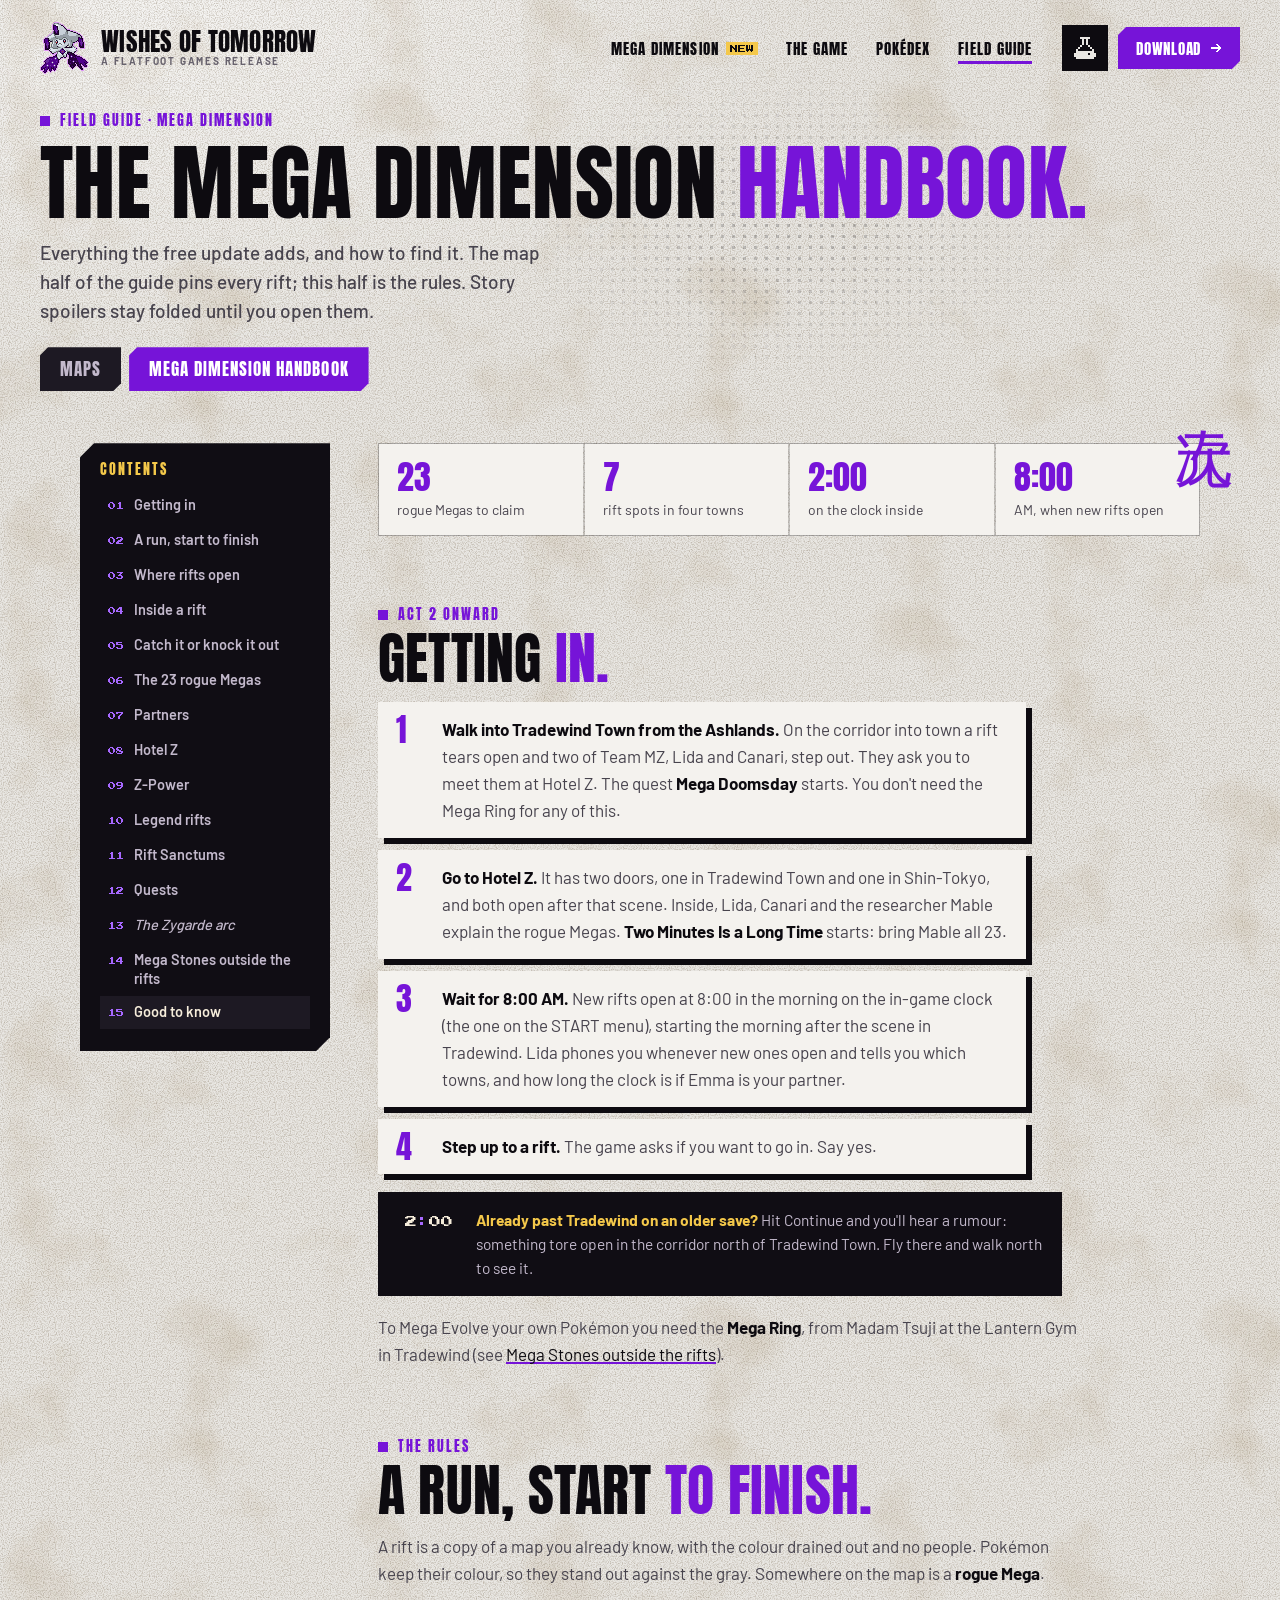
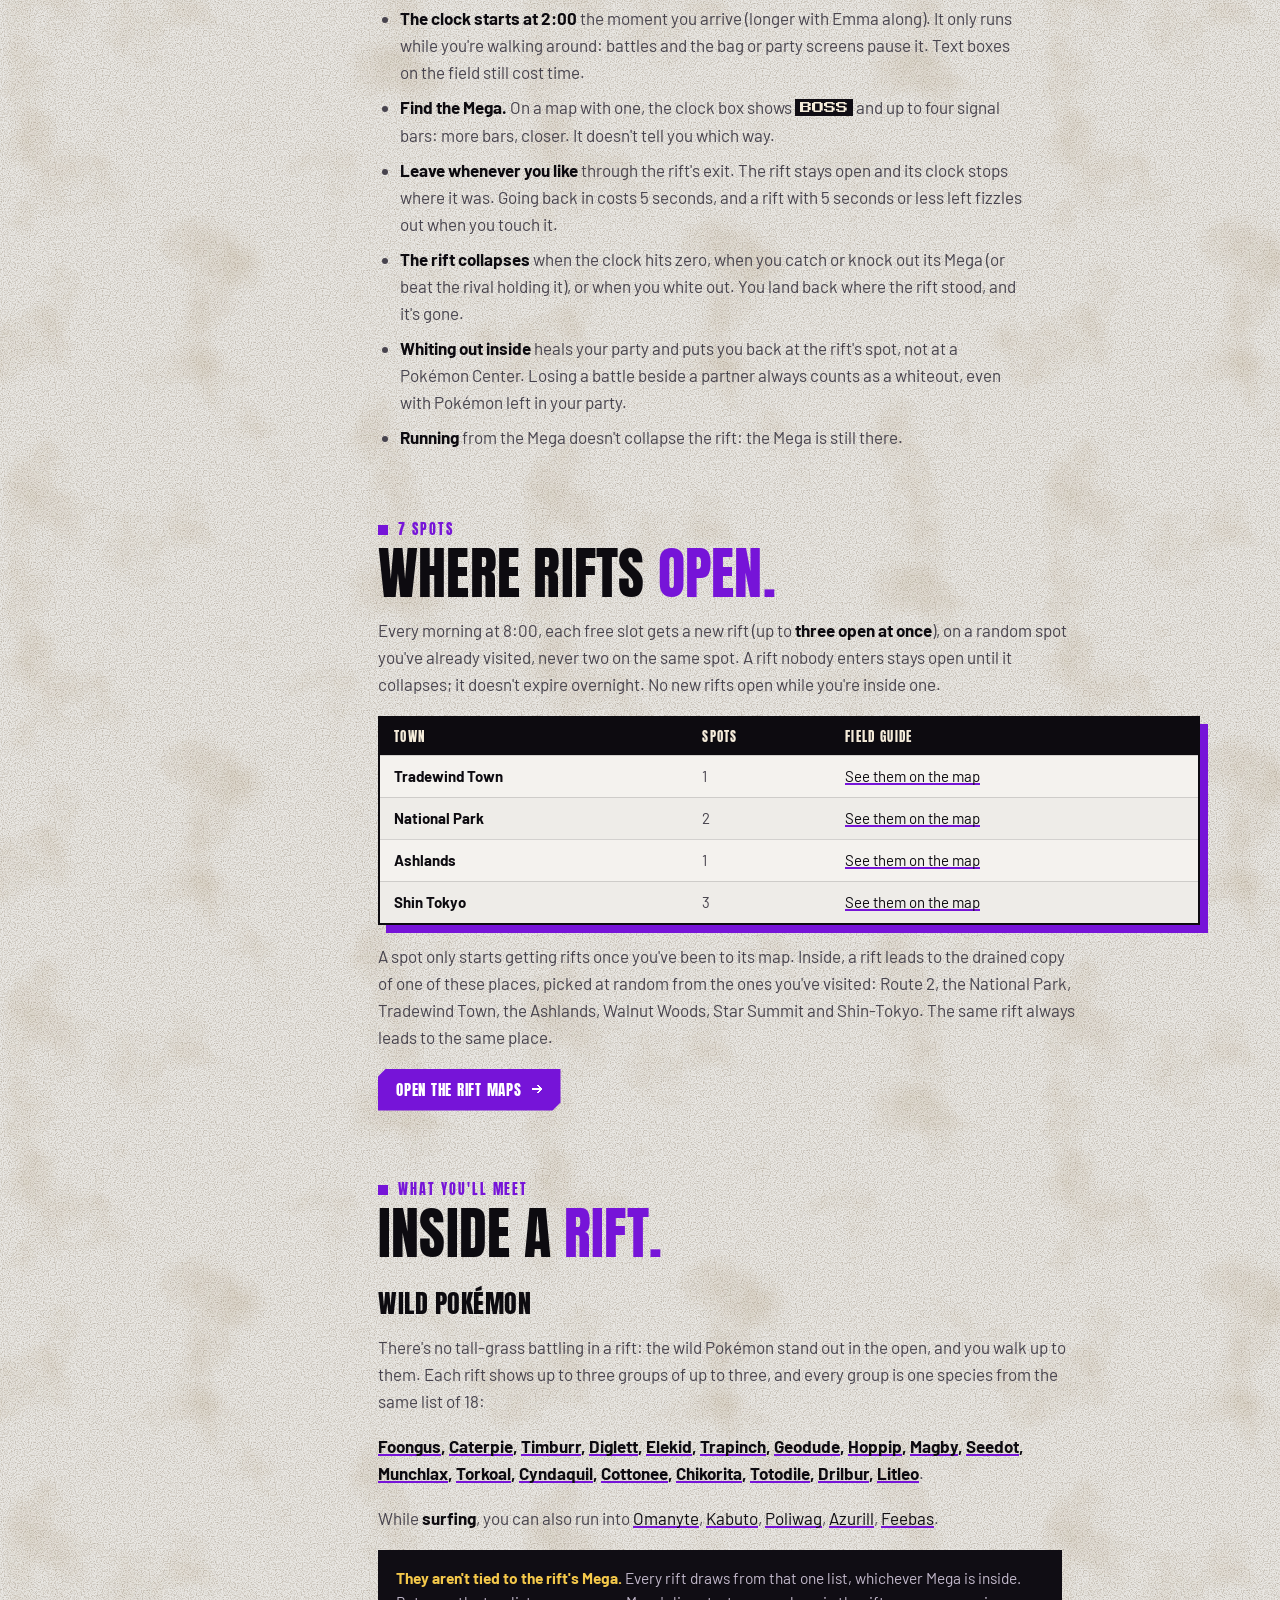
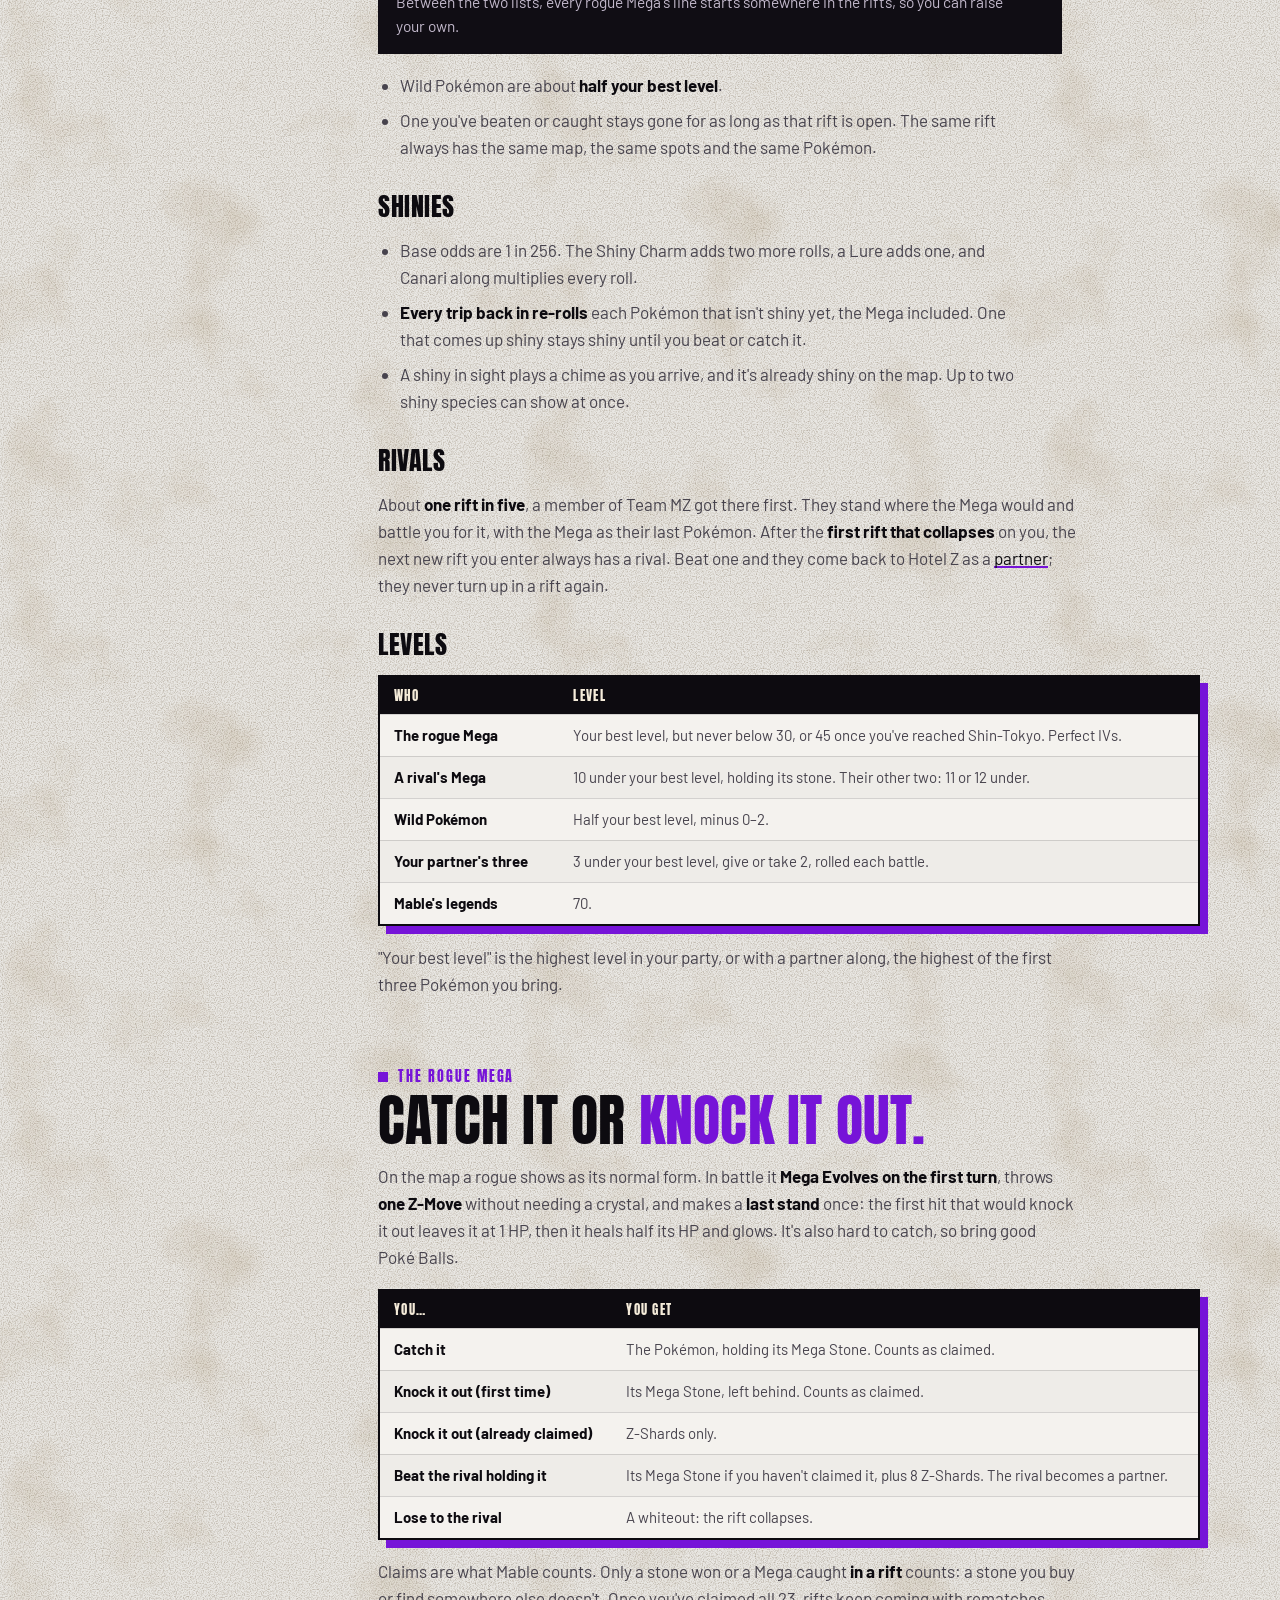
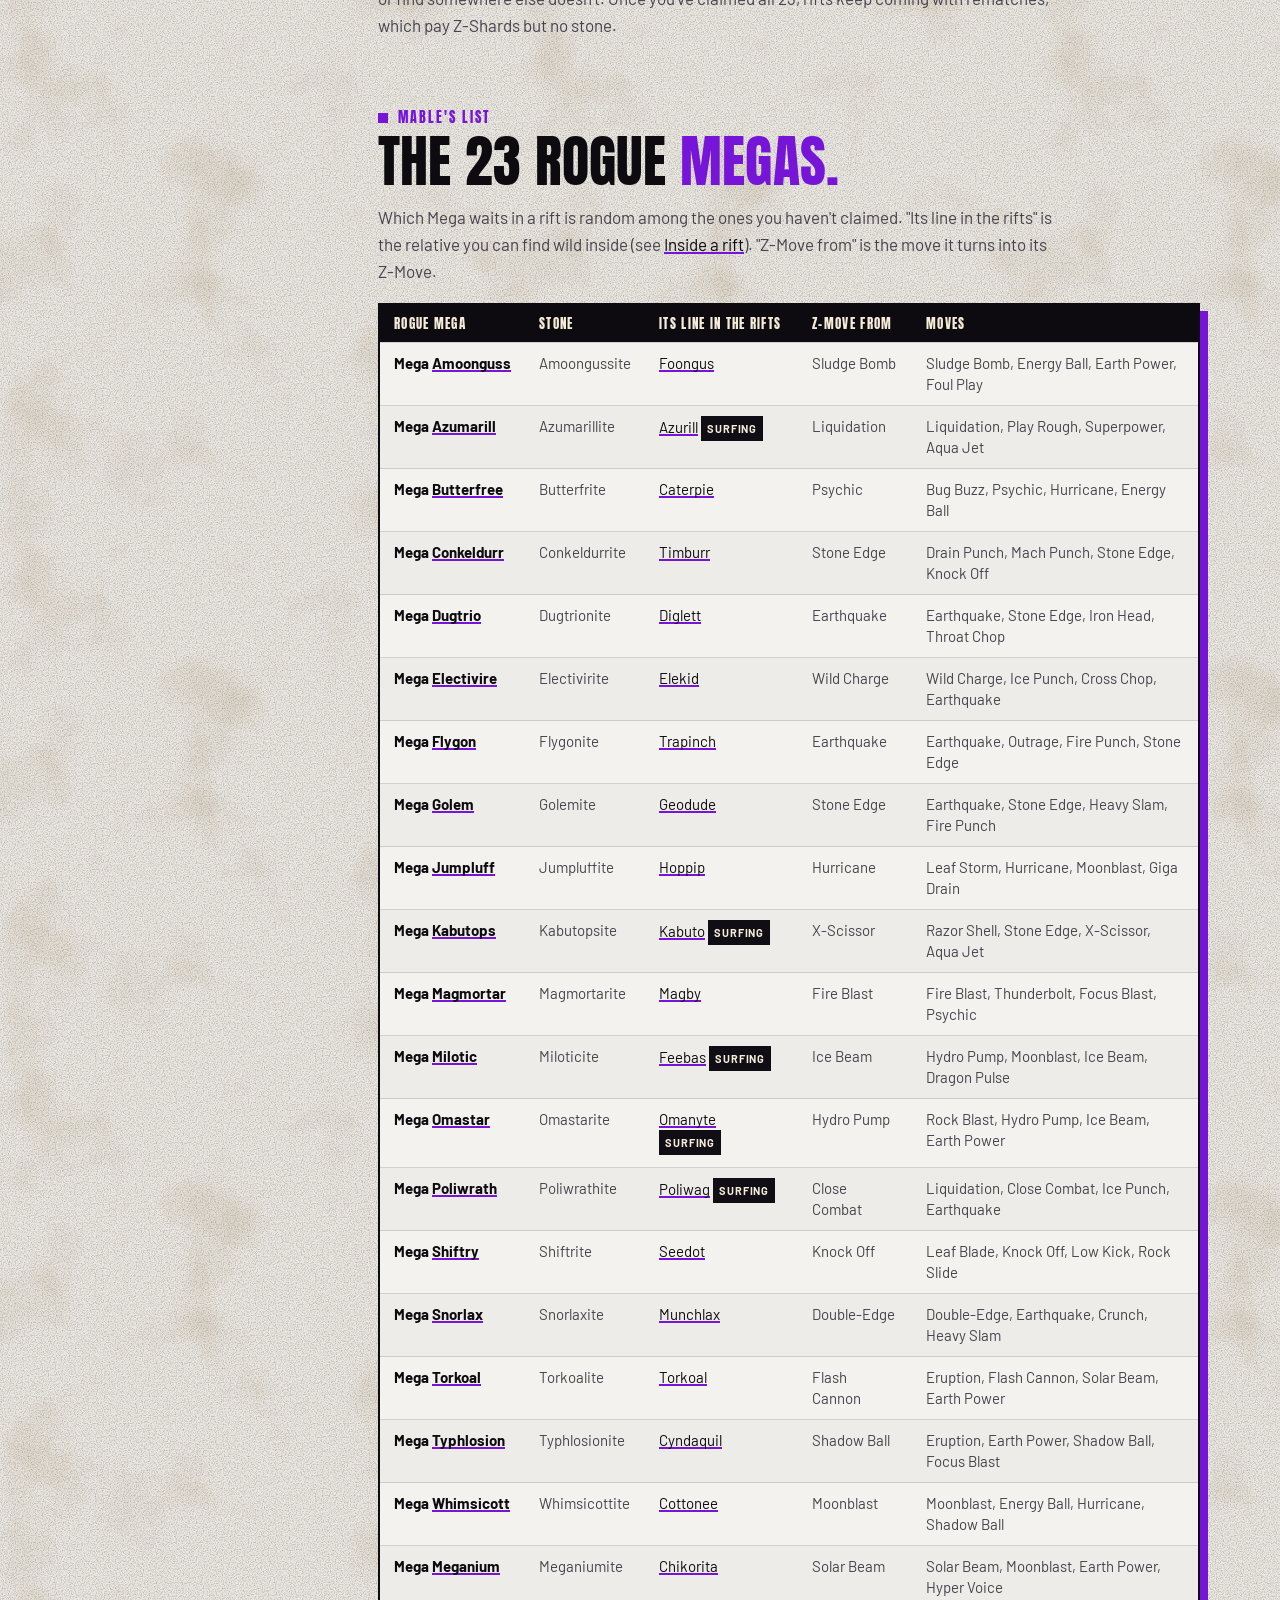
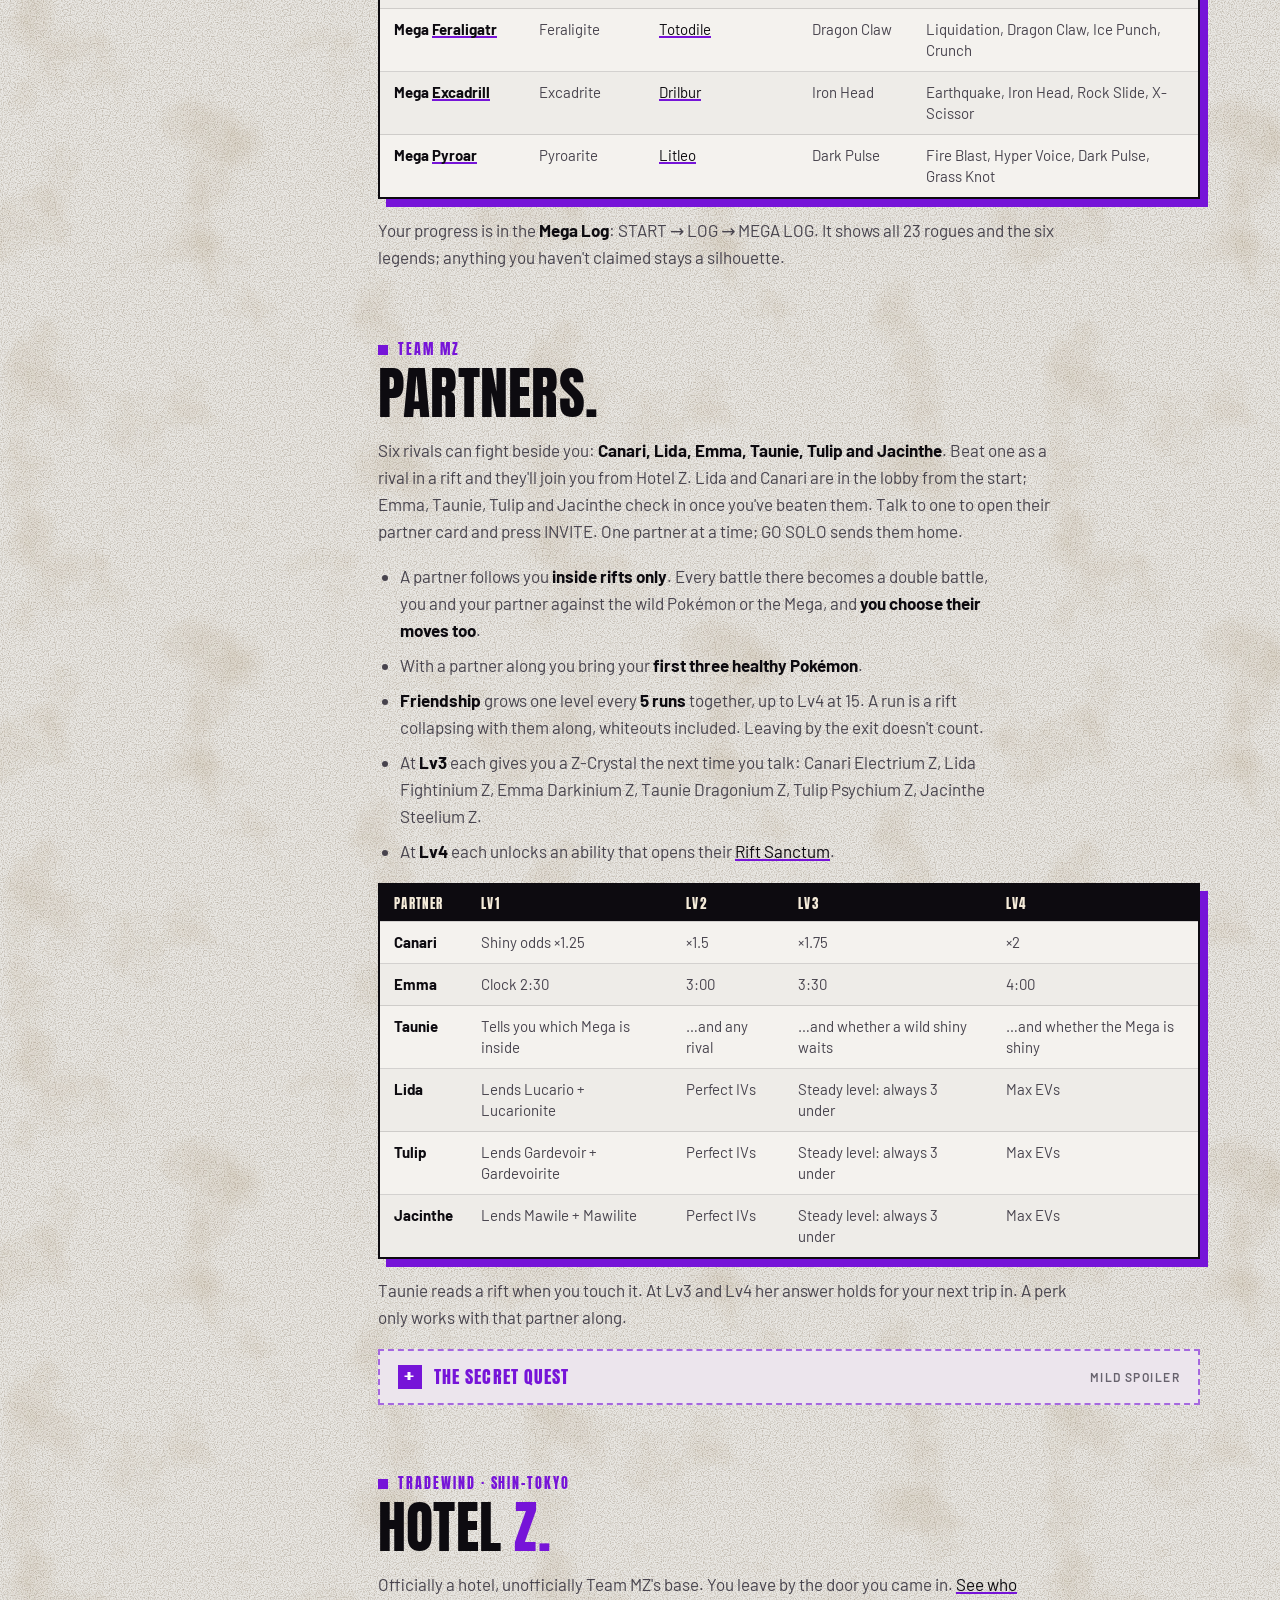
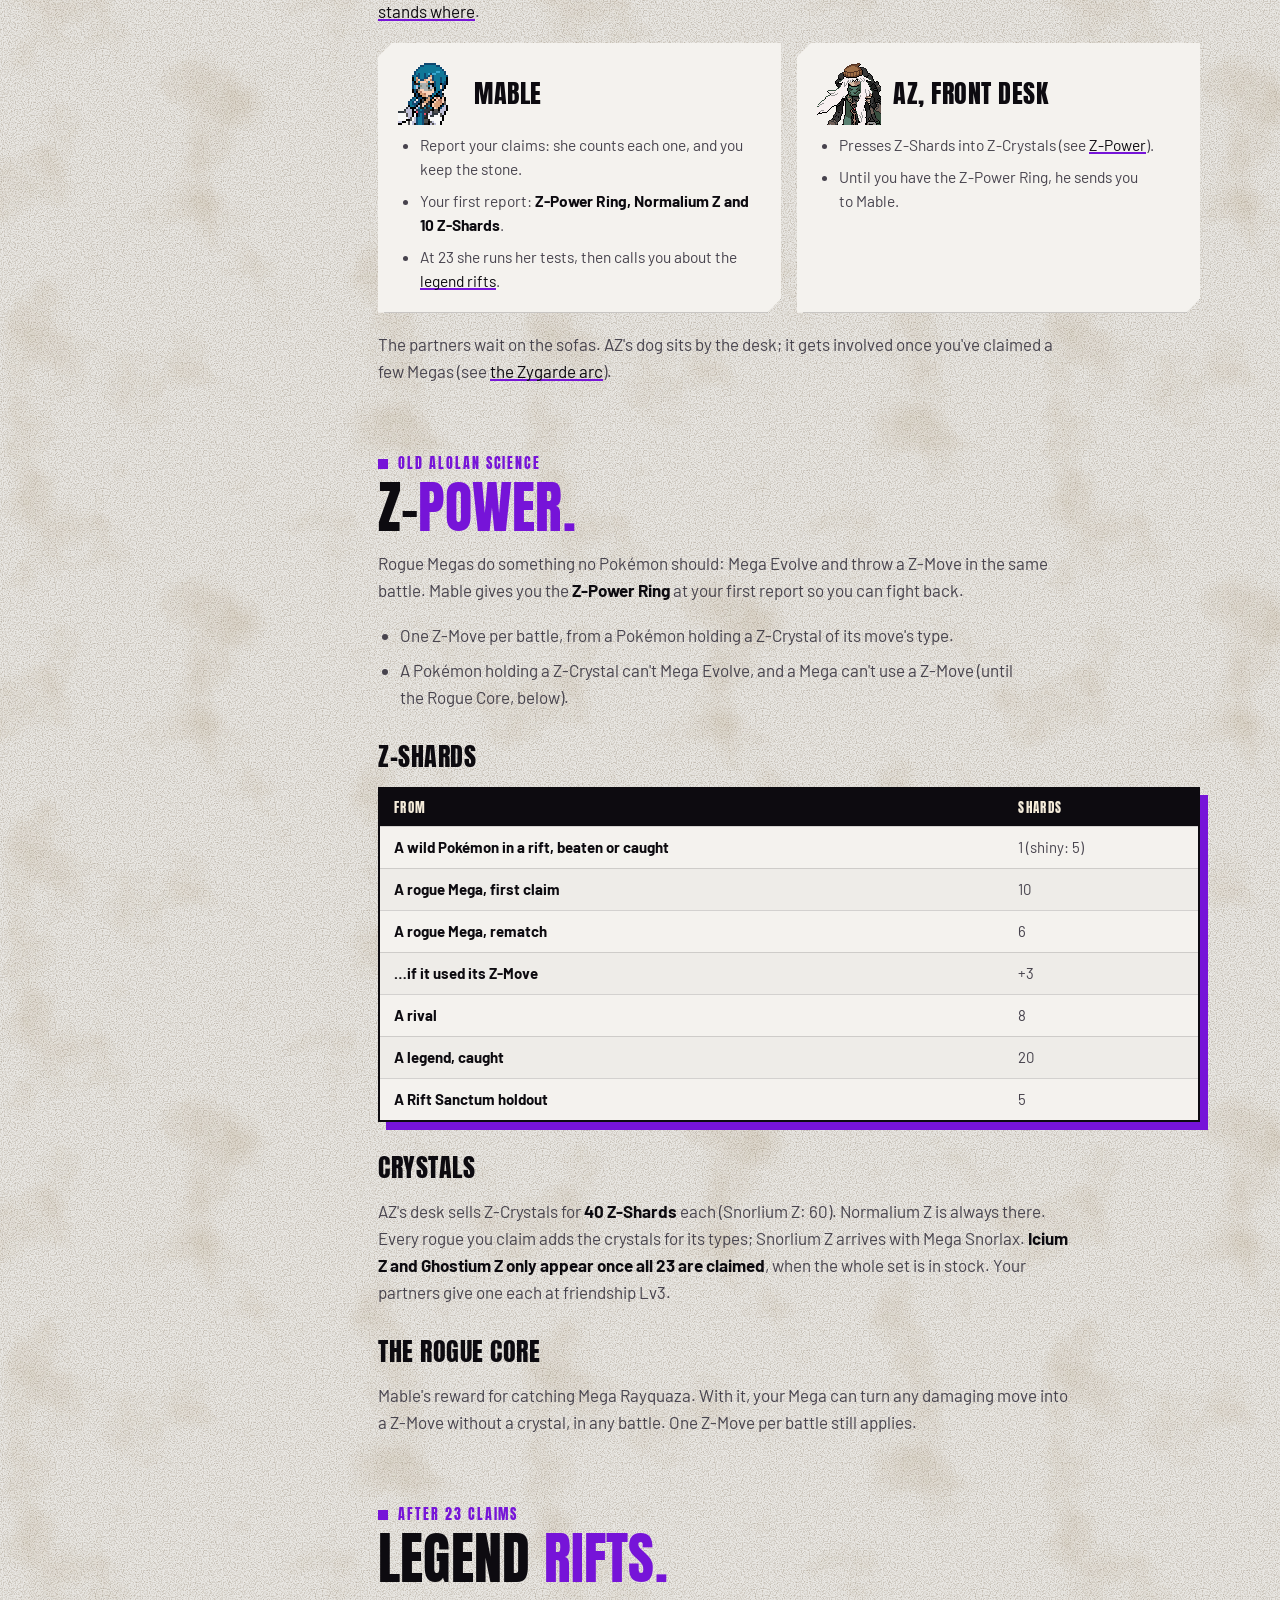
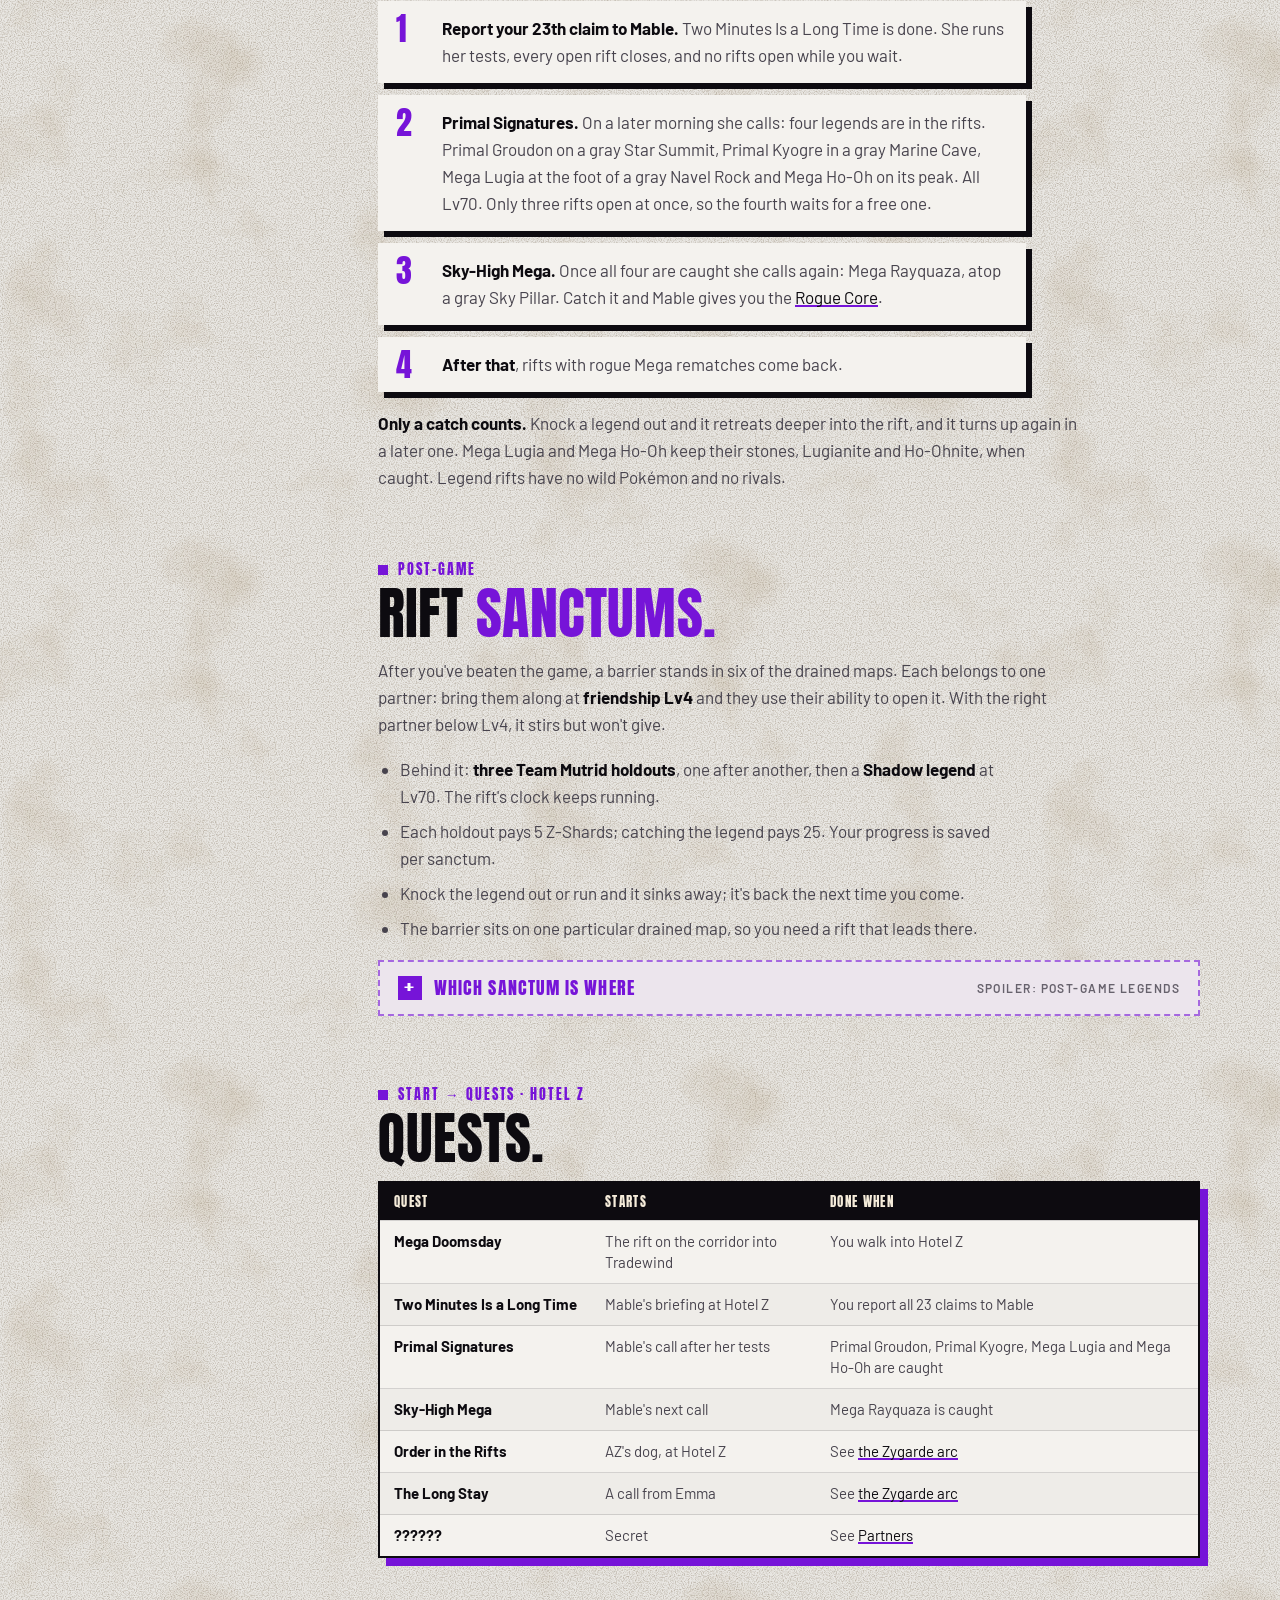
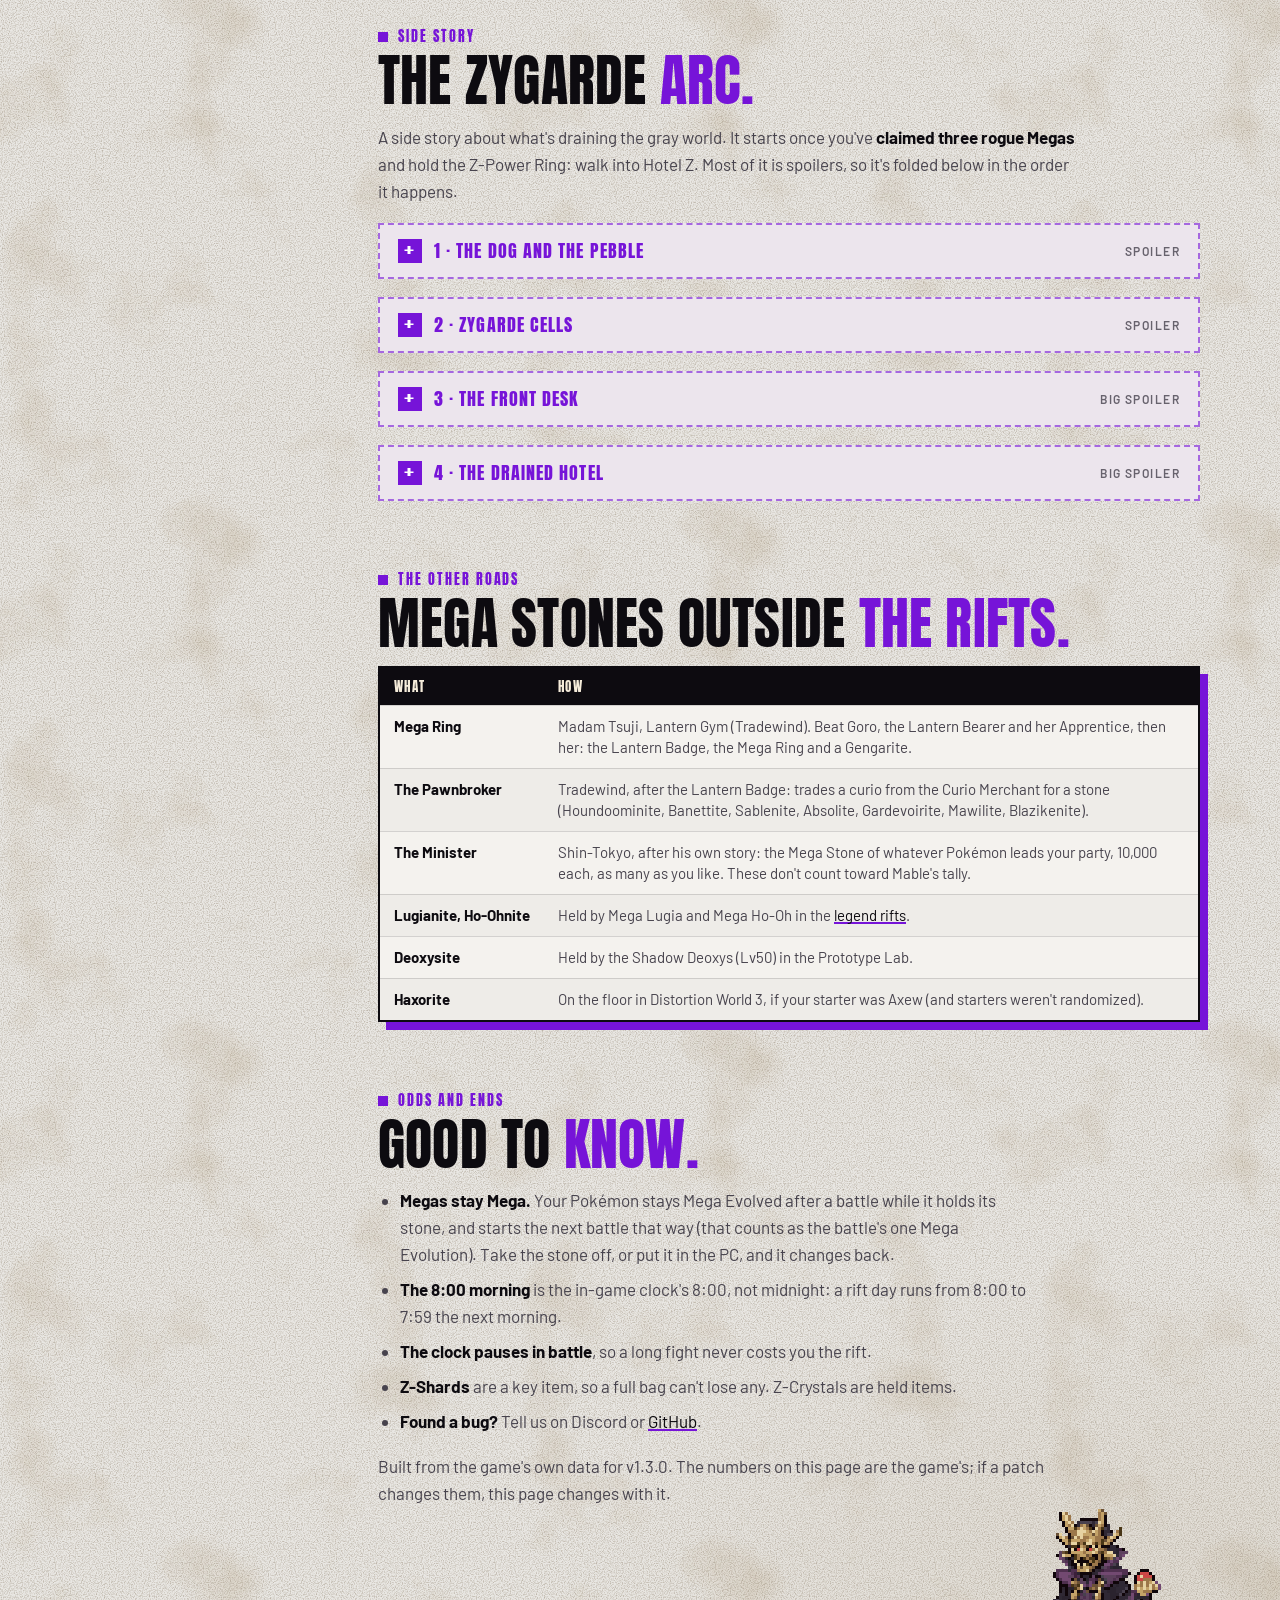
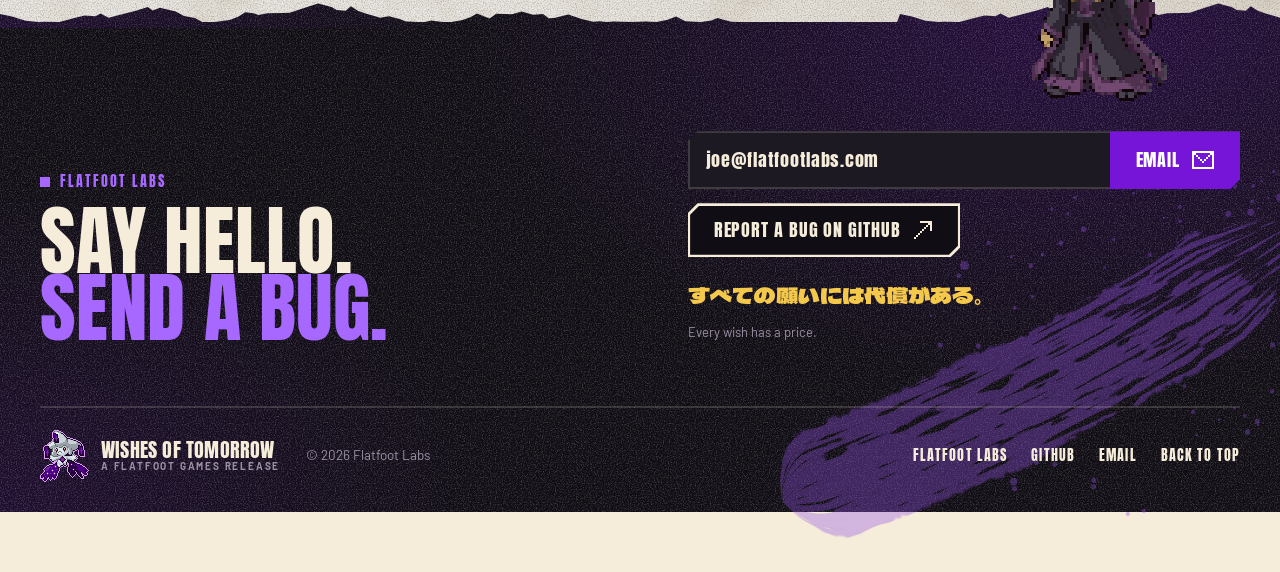
<file: docs/handbook.html>
<!DOCTYPE html>
<html lang="en">
<head>
<meta charset="utf-8">
<meta name="viewport" content="width=device-width, initial-scale=1">
<title>Mega Dimension handbook — Wishes of Tomorrow</title>
<meta name="description" content="How the Mega Dimension works in Pokémon Wishes of Tomorrow: where rifts open, what's inside, catching or beating the 23 rogue Megas, partners, Hotel Z, Z-Power, the legend rifts, Rift Sanctums and every quest.">
<meta name="theme-color" content="#f5ecda">
<link rel="icon" href="assets/art/battle-sprite.png" type="image/png">
<link rel="canonical" href="https://flatfootlabs.com/handbook">

<!-- Link previews: absolute URLs, as on index.html. -->
<meta property="og:type" content="article">
<meta property="og:site_name" content="Flatfoot Games">
<meta property="og:url" content="https://flatfootlabs.com/handbook">
<meta property="og:title" content="The Mega Dimension handbook">
<meta property="og:description" content="Rifts, rogue Megas, partners, Z-Power and every quest in the Mega Dimension, the free update for Wishes of Tomorrow.">
<meta property="og:image" content="https://flatfootlabs.com/assets/md/og-mega-dimension-out.jpg">
<meta property="og:image:type" content="image/jpeg">
<meta property="og:image:width" content="1280">
<meta property="og:image:height" content="640">
<meta property="og:image:alt" content="The Mega Dimension: a free update for Wishes of Tomorrow.">
<meta name="twitter:card" content="summary_large_image">
<meta name="twitter:image" content="https://flatfootlabs.com/assets/md/og-mega-dimension-out.jpg">

<!-- Built by Game Guide/handbook/build_handbook.py from handbook_template.html and the game source:
     edit the template, not this page. The tables are read from the game at build time. -->
<link rel="preload" href="assets/fonts/Anton-400.woff2" as="font" type="font/woff2" crossorigin>
<link rel="stylesheet" href="assets/wot.css?v=20261117a">
<link rel="stylesheet" href="assets/md/md.css?v=20261117a">
<link rel="stylesheet" href="assets/handbook.css?v=20261117md">
</head>
<body>

<a class="ff-skip" href="#hb-title">Skip to the handbook</a>

<main>
<div class="ff-paper md-drained" id="top">
  <header class="ff-header">
    <a class="ff-logo" href="./">
      <img src="assets/art/shadow-jirachi-logo.png" width="49" height="52" alt="">
      <span class="ff-logo-word">Wishes of Tomorrow<small>A FLATFOOT GAMES RELEASE</small></span>
    </a>
    <nav class="ff-nav" aria-label="Site">
      <a href="./">Mega Dimension<span class="ff-nav-new" aria-hidden="true">New</span></a>
      <a href="game">The game</a>
      <a href="dex">Pokédex</a>
      <a href="guide" aria-current="page">Field guide</a>
    </nav>
    <div class="ff-header-actions">
      <a class="ff-iconbtn" href="labs" title="Flatfoot Labs"><i class="ff-i ff-i-flask" aria-hidden="true"></i><span class="ff-sr">Flatfoot Labs</span></a>
      <a class="ff-btn ff-btn--violet ff-btn--sm" href="game#downloads">Download<i class="ff-i ff-i-arrow" aria-hidden="true"></i></a>
    </div>
  </header>

  <section class="ff-guidehead" aria-labelledby="hb-title">
    <span class="ff-halftone" aria-hidden="true" style="left: 38%; top: -30px; width: 620px; height: 320px;"></span>
    <div class="ff-guidehead-copy">
      <span class="ff-kicker">Field guide · Mega Dimension</span>
      <h1 class="ff-display ff-guidehead-title" id="hb-title">The Mega Dimension <em>handbook.</em></h1>
      <p class="ff-lede">Everything the free update adds, and how to find it. The map half of the guide pins every rift; this half is the rules. Story spoilers stay folded until you open them.</p>
      <nav class="ff-guideswitch" aria-label="Field guide"><a class="ff-tab" href="guide#md1">Maps</a><a class="ff-tab" href="handbook" aria-current="page">Mega Dimension handbook</a></nav>
    </div>
    <span class="ff-guidehead-jp" lang="ja">次元</span>
  </section>

  <div class="hb">
    <nav class="hb-toc ff-notch" aria-label="Contents">
      <h2>Contents</h2>
      <ol>
        <li><a href="#start">Getting in</a></li>
        <li><a href="#run">A run, start to finish</a></li>
        <li><a href="#where">Where rifts open</a></li>
        <li><a href="#inside">Inside a rift</a></li>
        <li><a href="#claim">Catch it or knock it out</a></li>
        <li><a href="#megas">The 23 rogue Megas</a></li>
        <li><a href="#partners">Partners</a></li>
        <li><a href="#hotel">Hotel Z</a></li>
        <li><a href="#zpower">Z-Power</a></li>
        <li><a href="#legends">Legend rifts</a></li>
        <li><a href="#sanctums">Rift Sanctums</a></li>
        <li><a href="#quests">Quests</a></li>
        <li><a href="#zygarde" class="hb-toc-spoil">The Zygarde arc</a></li>
        <li><a href="#stones">Mega Stones outside the rifts</a></li>
        <li><a href="#notes">Good to know</a></li>
      </ol>
    </nav>

    <div class="hb-body">

      <div class="hb-facts" aria-label="At a glance">
        <div><b>23</b><span>rogue Megas to claim</span></div>
        <div><b>7</b><span>rift spots in four towns</span></div>
        <div><b>2:00</b><span>on the clock inside</span></div>
        <div><b>8:00</b><span>AM, when new rifts open</span></div>
      </div>

      <!-- ───────────────────────────────────────────── getting in -->
      <section class="hb-sec" id="start" aria-labelledby="start-h">
        <header><span class="ff-kicker">Act 2 onward</span><h2 class="ff-display" id="start-h">Getting <em>in.</em></h2></header>
        <ol class="hb-steps">
          <li><b>Walk into Tradewind Town from the Ashlands.</b> On the corridor into town a rift tears open and two of Team MZ, Lida and Canari, step out. They ask you to meet them at Hotel Z. The quest <b>Mega Doomsday</b> starts. You don't need the Mega Ring for any of this.</li>
          <li><b>Go to Hotel Z.</b> It has two doors, one in Tradewind Town and one in Shin-Tokyo, and both open after that scene. Inside, Lida, Canari and the researcher Mable explain the rogue Megas. <b>Two Minutes Is a Long Time</b> starts: bring Mable all 23.</li>
          <li><b>Wait for 8:00 AM.</b> New rifts open at 8:00 in the morning on the in-game clock (the one on the START menu), starting the morning after the scene in Tradewind. Lida phones you whenever new ones open and tells you which towns, and how long the clock is if Emma is your partner.</li>
          <li><b>Step up to a rift.</b> The game asks if you want to go in. Say yes.</li>
        </ol>
        <div class="hb-note"><span class="md-hud" data-state="run" aria-hidden="true">2<i>:</i>00</span><p><b>Already past Tradewind on an older save?</b> Hit Continue and you'll hear a rumour: something tore open in the corridor north of Tradewind Town. Fly there and walk north to see it.</p></div>
        <p>To Mega Evolve your own Pokémon you need the <b>Mega Ring</b>, from Madam Tsuji at the Lantern Gym in Tradewind (see <a href="#stones">Mega Stones outside the rifts</a>).</p>
      </section>

      <!-- ───────────────────────────────────────────── a run -->
      <section class="hb-sec" id="run" aria-labelledby="run-h">
        <header><span class="ff-kicker">The rules</span><h2 class="ff-display" id="run-h">A run, start <em>to finish.</em></h2></header>
        <p>A rift is a copy of a map you already know, with the colour drained out and no people. Pokémon keep their colour, so they stand out against the gray. Somewhere on the map is a <b>rogue Mega</b>.</p>
        <ul>
          <li><b>The clock starts at 2:00</b> the moment you arrive (longer with Emma along). It only runs while you're walking around: battles and the bag or party screens pause it. Text boxes on the field still cost time.</li>
          <li><b>Find the Mega.</b> On a map with one, the clock box shows <span class="hb-k">BOSS</span> and up to four signal bars: more bars, closer. It doesn't tell you which way.</li>
          <li><b>Leave whenever you like</b> through the rift's exit. The rift stays open and its clock stops where it was. Going back in costs 5 seconds, and a rift with 5 seconds or less left fizzles out when you touch it.</li>
          <li><b>The rift collapses</b> when the clock hits zero, when you catch or knock out its Mega (or beat the rival holding it), or when you white out. You land back where the rift stood, and it's gone.</li>
          <li><b>Whiting out inside</b> heals your party and puts you back at the rift's spot, not at a Pokémon Center. Losing a battle beside a partner always counts as a whiteout, even with Pokémon left in your party.</li>
          <li><b>Running</b> from the Mega doesn't collapse the rift: the Mega is still there.</li>
        </ul>
      </section>

      <!-- ───────────────────────────────────────────── where -->
      <section class="hb-sec" id="where" aria-labelledby="where-h">
        <header><span class="ff-kicker">7 spots</span><h2 class="ff-display" id="where-h">Where rifts <em>open.</em></h2></header>
        <p>Every morning at 8:00, each free slot gets a new rift (up to <b>three open at once</b>), on a random spot you've already visited, never two on the same spot. A rift nobody enters stays open until it collapses; it doesn't expire overnight. No new rifts open while you're inside one.</p>
        <div class="hb-tablewrap"><table class="hb-table ">
<thead><tr><th scope="col">Town</th><th scope="col">Spots</th><th scope="col">Field guide</th></tr></thead>
<tbody>
<tr><td>Tradewind Town</td><td>1</td><td><a href="guide#md1">See them on the map</a></td></tr>
<tr><td>National Park</td><td>2</td><td><a href="guide#md4">See them on the map</a></td></tr>
<tr><td>Ashlands</td><td>1</td><td><a href="guide#md3">See them on the map</a></td></tr>
<tr><td>Shin Tokyo</td><td>3</td><td><a href="guide#md5">See them on the map</a></td></tr>
</tbody></table></div>
        <p>A spot only starts getting rifts once you've been to its map. Inside, a rift leads to the drained copy of one of these places, picked at random from the ones you've visited: Route 2, the National Park, Tradewind Town, the Ashlands, Walnut Woods, Star Summit and Shin-Tokyo. The same rift always leads to the same place.</p>
        <p><a class="ff-btn ff-btn--violet ff-btn--sm" href="guide#md1">Open the rift maps<i class="ff-i ff-i-arrow" aria-hidden="true"></i></a></p>
      </section>

      <!-- ───────────────────────────────────────────── inside -->
      <section class="hb-sec" id="inside" aria-labelledby="inside-h">
        <header><span class="ff-kicker">What you'll meet</span><h2 class="ff-display" id="inside-h">Inside a <em>rift.</em></h2></header>
        <h3>Wild Pokémon</h3>
        <p>There's no tall-grass battling in a rift: the wild Pokémon stand out in the open, and you walk up to them. Each rift shows up to three groups of up to three, and every group is one species from the same list of 18:</p>
        <p><b><a href="dex#dex-foongus">Foongus</a>, <a href="dex#dex-caterpie">Caterpie</a>, <a href="dex#dex-timburr">Timburr</a>, <a href="dex#dex-diglett">Diglett</a>, <a href="dex#dex-elekid">Elekid</a>, <a href="dex#dex-trapinch">Trapinch</a>, <a href="dex#dex-geodude">Geodude</a>, <a href="dex#dex-hoppip">Hoppip</a>, <a href="dex#dex-magby">Magby</a>, <a href="dex#dex-seedot">Seedot</a>, <a href="dex#dex-munchlax">Munchlax</a>, <a href="dex#dex-torkoal">Torkoal</a>, <a href="dex#dex-cyndaquil">Cyndaquil</a>, <a href="dex#dex-cottonee">Cottonee</a>, <a href="dex#dex-chikorita">Chikorita</a>, <a href="dex#dex-totodile">Totodile</a>, <a href="dex#dex-drilbur">Drilbur</a>, <a href="dex#dex-litleo">Litleo</a></b>.</p>
        <p>While <b>surfing</b>, you can also run into <a href="dex#dex-omanyte">Omanyte</a>, <a href="dex#dex-kabuto">Kabuto</a>, <a href="dex#dex-poliwag">Poliwag</a>, <a href="dex#dex-azurill">Azurill</a>, <a href="dex#dex-feebas">Feebas</a>.</p>
        <div class="hb-note"><p><b>They aren't tied to the rift's Mega.</b> Every rift draws from that one list, whichever Mega is inside. Between the two lists, every rogue Mega's line starts somewhere in the rifts, so you can raise your own.</p></div>
        <ul>
          <li>Wild Pokémon are about <b>half your best level</b>.</li>
          <li>One you've beaten or caught stays gone for as long as that rift is open. The same rift always has the same map, the same spots and the same Pokémon.</li>
        </ul>
        <h3>Shinies</h3>
        <ul>
          <li>Base odds are 1 in 256. The Shiny Charm adds two more rolls, a Lure adds one, and Canari along multiplies every roll.</li>
          <li><b>Every trip back in re-rolls</b> each Pokémon that isn't shiny yet, the Mega included. One that comes up shiny stays shiny until you beat or catch it.</li>
          <li>A shiny in sight plays a chime as you arrive, and it's already shiny on the map. Up to two shiny species can show at once.</li>
        </ul>
        <h3>Rivals</h3>
        <p>About <b>one rift in five</b>, a member of Team MZ got there first. They stand where the Mega would and battle you for it, with the Mega as their last Pokémon. After the <b>first rift that collapses</b> on you, the next new rift you enter always has a rival. Beat one and they come back to Hotel Z as a <a href="#partners">partner</a>; they never turn up in a rift again.</p>
        <h3>Levels</h3>
        <div class="hb-tablewrap"><table class="hb-table">
          <thead><tr><th scope="col">Who</th><th scope="col">Level</th></tr></thead>
          <tbody>
            <tr><td>The rogue Mega</td><td>Your best level, but never below 30, or 45 once you've reached Shin-Tokyo. Perfect IVs.</td></tr>
            <tr><td>A rival's Mega</td><td>10 under your best level, holding its stone. Their other two: 11 or 12 under.</td></tr>
            <tr><td>Wild Pokémon</td><td>Half your best level, minus 0–2.</td></tr>
            <tr><td>Your partner's three</td><td>3 under your best level, give or take 2, rolled each battle.</td></tr>
            <tr><td>Mable's legends</td><td>70.</td></tr>
          </tbody>
        </table></div>
        <p>"Your best level" is the highest level in your party, or with a partner along, the highest of the first three Pokémon you bring.</p>
      </section>

      <!-- ───────────────────────────────────────────── claim -->
      <section class="hb-sec" id="claim" aria-labelledby="claim-h">
        <header><span class="ff-kicker">The rogue Mega</span><h2 class="ff-display" id="claim-h">Catch it or <em>knock it out.</em></h2></header>
        <p>On the map a rogue shows as its normal form. In battle it <b>Mega Evolves on the first turn</b>, throws <b>one Z-Move</b> without needing a crystal, and makes a <b>last stand</b> once: the first hit that would knock it out leaves it at 1 HP, then it heals half its HP and glows. It's also hard to catch, so bring good Poké Balls.</p>
        <div class="hb-tablewrap"><table class="hb-table">
          <thead><tr><th scope="col">You…</th><th scope="col">You get</th></tr></thead>
          <tbody>
            <tr><td>Catch it</td><td>The Pokémon, holding its Mega Stone. Counts as claimed.</td></tr>
            <tr><td>Knock it out (first time)</td><td>Its Mega Stone, left behind. Counts as claimed.</td></tr>
            <tr><td>Knock it out (already claimed)</td><td>Z-Shards only.</td></tr>
            <tr><td>Beat the rival holding it</td><td>Its Mega Stone if you haven't claimed it, plus 8 Z-Shards. The rival becomes a partner.</td></tr>
            <tr><td>Lose to the rival</td><td>A whiteout: the rift collapses.</td></tr>
          </tbody>
        </table></div>
        <p>Claims are what Mable counts. Only a stone won or a Mega caught <b>in a rift</b> counts: a stone you buy or find somewhere else doesn't. Once you've claimed all 23, rifts keep coming with rematches, which pay Z-Shards but no stone.</p>
      </section>

      <!-- ───────────────────────────────────────────── roster -->
      <section class="hb-sec" id="megas" aria-labelledby="megas-h">
        <header><span class="ff-kicker">Mable's list</span><h2 class="ff-display" id="megas-h">The 23 rogue <em>Megas.</em></h2></header>
        <p>Which Mega waits in a rift is random among the ones you haven't claimed. "Its line in the rifts" is the relative you can find wild inside (see <a href="#inside">Inside a rift</a>). "Z-Move from" is the move it turns into its Z-Move.</p>
        <div class="hb-tablewrap"><table class="hb-table hb-roster">
<thead><tr><th scope="col">Rogue Mega</th><th scope="col">Stone</th><th scope="col">Its line in the rifts</th><th scope="col">Z-Move from</th><th scope="col">Moves</th></tr></thead>
<tbody>
<tr><td>Mega <a href="dex#dex-amoonguss">Amoonguss</a></td><td>Amoongussite</td><td><a href="dex#dex-foongus">Foongus</a></td><td>Sludge Bomb</td><td><span class="hb-moves">Sludge Bomb, Energy Ball, Earth Power, Foul Play</span></td></tr>
<tr><td>Mega <a href="dex#dex-azumarill">Azumarill</a></td><td>Azumarillite</td><td><a href="dex#dex-azurill">Azurill</a> <span class="hb-tag">Surfing</span></td><td>Liquidation</td><td><span class="hb-moves">Liquidation, Play Rough, Superpower, Aqua Jet</span></td></tr>
<tr><td>Mega <a href="dex#dex-butterfree">Butterfree</a></td><td>Butterfrite</td><td><a href="dex#dex-caterpie">Caterpie</a></td><td>Psychic</td><td><span class="hb-moves">Bug Buzz, Psychic, Hurricane, Energy Ball</span></td></tr>
<tr><td>Mega <a href="dex#dex-conkeldurr">Conkeldurr</a></td><td>Conkeldurrite</td><td><a href="dex#dex-timburr">Timburr</a></td><td>Stone Edge</td><td><span class="hb-moves">Drain Punch, Mach Punch, Stone Edge, Knock Off</span></td></tr>
<tr><td>Mega <a href="dex#dex-dugtrio">Dugtrio</a></td><td>Dugtrionite</td><td><a href="dex#dex-diglett">Diglett</a></td><td>Earthquake</td><td><span class="hb-moves">Earthquake, Stone Edge, Iron Head, Throat Chop</span></td></tr>
<tr><td>Mega <a href="dex#dex-electivire">Electivire</a></td><td>Electivirite</td><td><a href="dex#dex-elekid">Elekid</a></td><td>Wild Charge</td><td><span class="hb-moves">Wild Charge, Ice Punch, Cross Chop, Earthquake</span></td></tr>
<tr><td>Mega <a href="dex#dex-flygon">Flygon</a></td><td>Flygonite</td><td><a href="dex#dex-trapinch">Trapinch</a></td><td>Earthquake</td><td><span class="hb-moves">Earthquake, Outrage, Fire Punch, Stone Edge</span></td></tr>
<tr><td>Mega <a href="dex#dex-golem">Golem</a></td><td>Golemite</td><td><a href="dex#dex-geodude">Geodude</a></td><td>Stone Edge</td><td><span class="hb-moves">Earthquake, Stone Edge, Heavy Slam, Fire Punch</span></td></tr>
<tr><td>Mega <a href="dex#dex-jumpluff">Jumpluff</a></td><td>Jumpluffite</td><td><a href="dex#dex-hoppip">Hoppip</a></td><td>Hurricane</td><td><span class="hb-moves">Leaf Storm, Hurricane, Moonblast, Giga Drain</span></td></tr>
<tr><td>Mega <a href="dex#dex-kabutops">Kabutops</a></td><td>Kabutopsite</td><td><a href="dex#dex-kabuto">Kabuto</a> <span class="hb-tag">Surfing</span></td><td>X-Scissor</td><td><span class="hb-moves">Razor Shell, Stone Edge, X-Scissor, Aqua Jet</span></td></tr>
<tr><td>Mega <a href="dex#dex-magmortar">Magmortar</a></td><td>Magmortarite</td><td><a href="dex#dex-magby">Magby</a></td><td>Fire Blast</td><td><span class="hb-moves">Fire Blast, Thunderbolt, Focus Blast, Psychic</span></td></tr>
<tr><td>Mega <a href="dex#dex-milotic">Milotic</a></td><td>Miloticite</td><td><a href="dex#dex-feebas">Feebas</a> <span class="hb-tag">Surfing</span></td><td>Ice Beam</td><td><span class="hb-moves">Hydro Pump, Moonblast, Ice Beam, Dragon Pulse</span></td></tr>
<tr><td>Mega <a href="dex#dex-omastar">Omastar</a></td><td>Omastarite</td><td><a href="dex#dex-omanyte">Omanyte</a> <span class="hb-tag">Surfing</span></td><td>Hydro Pump</td><td><span class="hb-moves">Rock Blast, Hydro Pump, Ice Beam, Earth Power</span></td></tr>
<tr><td>Mega <a href="dex#dex-poliwrath">Poliwrath</a></td><td>Poliwrathite</td><td><a href="dex#dex-poliwag">Poliwag</a> <span class="hb-tag">Surfing</span></td><td>Close Combat</td><td><span class="hb-moves">Liquidation, Close Combat, Ice Punch, Earthquake</span></td></tr>
<tr><td>Mega <a href="dex#dex-shiftry">Shiftry</a></td><td>Shiftrite</td><td><a href="dex#dex-seedot">Seedot</a></td><td>Knock Off</td><td><span class="hb-moves">Leaf Blade, Knock Off, Low Kick, Rock Slide</span></td></tr>
<tr><td>Mega <a href="dex#dex-snorlax">Snorlax</a></td><td>Snorlaxite</td><td><a href="dex#dex-munchlax">Munchlax</a></td><td>Double-Edge</td><td><span class="hb-moves">Double-Edge, Earthquake, Crunch, Heavy Slam</span></td></tr>
<tr><td>Mega <a href="dex#dex-torkoal">Torkoal</a></td><td>Torkoalite</td><td><a href="dex#dex-torkoal">Torkoal</a></td><td>Flash Cannon</td><td><span class="hb-moves">Eruption, Flash Cannon, Solar Beam, Earth Power</span></td></tr>
<tr><td>Mega <a href="dex#dex-typhlosion">Typhlosion</a></td><td>Typhlosionite</td><td><a href="dex#dex-cyndaquil">Cyndaquil</a></td><td>Shadow Ball</td><td><span class="hb-moves">Eruption, Earth Power, Shadow Ball, Focus Blast</span></td></tr>
<tr><td>Mega <a href="dex#dex-whimsicott">Whimsicott</a></td><td>Whimsicottite</td><td><a href="dex#dex-cottonee">Cottonee</a></td><td>Moonblast</td><td><span class="hb-moves">Moonblast, Energy Ball, Hurricane, Shadow Ball</span></td></tr>
<tr><td>Mega <a href="dex#dex-meganium">Meganium</a></td><td>Meganiumite</td><td><a href="dex#dex-chikorita">Chikorita</a></td><td>Solar Beam</td><td><span class="hb-moves">Solar Beam, Moonblast, Earth Power, Hyper Voice</span></td></tr>
<tr><td>Mega <a href="dex#dex-feraligatr">Feraligatr</a></td><td>Feraligite</td><td><a href="dex#dex-totodile">Totodile</a></td><td>Dragon Claw</td><td><span class="hb-moves">Liquidation, Dragon Claw, Ice Punch, Crunch</span></td></tr>
<tr><td>Mega <a href="dex#dex-excadrill">Excadrill</a></td><td>Excadrite</td><td><a href="dex#dex-drilbur">Drilbur</a></td><td>Iron Head</td><td><span class="hb-moves">Earthquake, Iron Head, Rock Slide, X-Scissor</span></td></tr>
<tr><td>Mega <a href="dex#dex-pyroar">Pyroar</a></td><td>Pyroarite</td><td><a href="dex#dex-litleo">Litleo</a></td><td>Dark Pulse</td><td><span class="hb-moves">Fire Blast, Hyper Voice, Dark Pulse, Grass Knot</span></td></tr>
</tbody></table></div>
        <p>Your progress is in the <b>Mega Log</b>: START → LOG → MEGA LOG. It shows all 23 rogues and the six legends; anything you haven't claimed stays a silhouette.</p>
      </section>

      <!-- ───────────────────────────────────────────── partners -->
      <section class="hb-sec" id="partners" aria-labelledby="partners-h">
        <header><span class="ff-kicker">Team MZ</span><h2 class="ff-display" id="partners-h">Partners.</h2></header>
        <p>Six rivals can fight beside you: <b>Canari, Lida, Emma, Taunie, Tulip and Jacinthe</b>. Beat one as a rival in a rift and they'll join you from Hotel Z. Lida and Canari are in the lobby from the start; Emma, Taunie, Tulip and Jacinthe check in once you've beaten them. Talk to one to open their partner card and press INVITE. One partner at a time; GO SOLO sends them home.</p>
        <ul>
          <li>A partner follows you <b>inside rifts only</b>. Every battle there becomes a double battle, you and your partner against the wild Pokémon or the Mega, and <b>you choose their moves too</b>.</li>
          <li>With a partner along you bring your <b>first three healthy Pokémon</b>.</li>
          <li><b>Friendship</b> grows one level every <b>5 runs</b> together, up to Lv4 at 15. A run is a rift collapsing with them along, whiteouts included. Leaving by the exit doesn't count.</li>
          <li>At <b>Lv3</b> each gives you a Z-Crystal the next time you talk: Canari Electrium Z, Lida Fightinium Z, Emma Darkinium Z, Taunie Dragonium Z, Tulip Psychium Z, Jacinthe Steelium Z.</li>
          <li>At <b>Lv4</b> each unlocks an ability that opens their <a href="#sanctums">Rift Sanctum</a>.</li>
        </ul>
        <div class="hb-tablewrap"><table class="hb-table">
          <thead><tr><th scope="col">Partner</th><th scope="col">Lv1</th><th scope="col">Lv2</th><th scope="col">Lv3</th><th scope="col">Lv4</th></tr></thead>
          <tbody>
            <tr><td>Canari</td><td>Shiny odds ×1.25</td><td>×1.5</td><td>×1.75</td><td>×2</td></tr>
            <tr><td>Emma</td><td>Clock 2:30</td><td>3:00</td><td>3:30</td><td>4:00</td></tr>
            <tr><td>Taunie</td><td>Tells you which Mega is inside</td><td>…and any rival</td><td>…and whether a wild shiny waits</td><td>…and whether the Mega is shiny</td></tr>
            <tr><td>Lida</td><td>Lends Lucario + Lucarionite</td><td>Perfect IVs</td><td>Steady level: always 3 under</td><td>Max EVs</td></tr>
            <tr><td>Tulip</td><td>Lends Gardevoir + Gardevoirite</td><td>Perfect IVs</td><td>Steady level: always 3 under</td><td>Max EVs</td></tr>
            <tr><td>Jacinthe</td><td>Lends Mawile + Mawilite</td><td>Perfect IVs</td><td>Steady level: always 3 under</td><td>Max EVs</td></tr>
          </tbody>
        </table></div>
        <p>Taunie reads a rift when you touch it. At Lv3 and Lv4 her answer holds for your next trip in. A perk only works with that partner along.</p>
        <details class="hb-spoiler" id="two-hearts">
          <summary>The secret quest<small>Mild spoiler</small></summary>
          <div class="hb-spoiler-body"><p><b>Two Hearts One Rift</b> shows as "??????" in your quest log until you finish it. Ride one rift all the way to its collapse with a partner beside you (clock out, Mega caught or beaten, or rival beaten), without whiting out.</p></div>
        </details>
      </section>

      <!-- ───────────────────────────────────────────── hotel z -->
      <section class="hb-sec" id="hotel" aria-labelledby="hotel-h">
        <header><span class="ff-kicker">Tradewind · Shin-Tokyo</span><h2 class="ff-display" id="hotel-h">Hotel <em>Z.</em></h2></header>
        <p>Officially a hotel, unofficially Team MZ's base. You leave by the door you came in. <a href="guide#md2">See who stands where</a>.</p>
        <div class="hb-grid">
          <article class="hb-card ff-notch">
            <div class="hb-who"><img src="assets/md/za_mable.png" width="64" height="64" alt=""><h3>Mable</h3></div>
            <ul>
              <li>Report your claims: she counts each one, and you keep the stone.</li>
              <li>Your first report: <b>Z-Power Ring, Normalium Z and 10 Z-Shards</b>.</li>
              <li>At 23 she runs her tests, then calls you about the <a href="#legends">legend rifts</a>.</li>
            </ul>
          </article>
          <article class="hb-card ff-notch">
            <div class="hb-who"><img src="assets/md/za_az.png" width="64" height="64" alt=""><h3>AZ, front desk</h3></div>
            <ul>
              <li>Presses Z-Shards into Z-Crystals (see <a href="#zpower">Z-Power</a>).</li>
              <li>Until you have the Z-Power Ring, he sends you to Mable.</li>
            </ul>
          </article>
        </div>
        <p>The partners wait on the sofas. AZ's dog sits by the desk; it gets involved once you've claimed a few Megas (see <a href="#zygarde">the Zygarde arc</a>).</p>
      </section>

      <!-- ───────────────────────────────────────────── z-power -->
      <section class="hb-sec" id="zpower" aria-labelledby="zpower-h">
        <header><span class="ff-kicker">Old Alolan science</span><h2 class="ff-display" id="zpower-h">Z-<em>Power.</em></h2></header>
        <p>Rogue Megas do something no Pokémon should: Mega Evolve and throw a Z-Move in the same battle. Mable gives you the <b>Z-Power Ring</b> at your first report so you can fight back.</p>
        <ul>
          <li>One Z-Move per battle, from a Pokémon holding a Z-Crystal of its move's type.</li>
          <li>A Pokémon holding a Z-Crystal can't Mega Evolve, and a Mega can't use a Z-Move (until the Rogue Core, below).</li>
        </ul>
        <h3>Z-Shards</h3>
        <div class="hb-tablewrap"><table class="hb-table">
          <thead><tr><th scope="col">From</th><th scope="col">Shards</th></tr></thead>
          <tbody>
            <tr><td>A wild Pokémon in a rift, beaten or caught</td><td>1 (shiny: 5)</td></tr>
            <tr><td>A rogue Mega, first claim</td><td>10</td></tr>
            <tr><td>A rogue Mega, rematch</td><td>6</td></tr>
            <tr><td>…if it used its Z-Move</td><td>+3</td></tr>
            <tr><td>A rival</td><td>8</td></tr>
            <tr><td>A legend, caught</td><td>20</td></tr>
            <tr><td>A Rift Sanctum holdout</td><td>5</td></tr>
          </tbody>
        </table></div>
        <h3>Crystals</h3>
        <p>AZ's desk sells Z-Crystals for <b>40 Z-Shards</b> each (Snorlium Z: 60). Normalium Z is always there. Every rogue you claim adds the crystals for its types; Snorlium Z arrives with Mega Snorlax. <b>Icium Z and Ghostium Z only appear once all 23 are claimed</b>, when the whole set is in stock. Your partners give one each at friendship Lv3.</p>
        <h3>The Rogue Core</h3>
        <p>Mable's reward for catching Mega Rayquaza. With it, your Mega can turn any damaging move into a Z-Move without a crystal, in any battle. One Z-Move per battle still applies.</p>
      </section>

      <!-- ───────────────────────────────────────────── legends -->
      <section class="hb-sec" id="legends" aria-labelledby="legends-h">
        <header><span class="ff-kicker">After 23 claims</span><h2 class="ff-display" id="legends-h">Legend <em>rifts.</em></h2></header>
        <ol class="hb-steps">
          <li><b>Report your 23th claim to Mable.</b> Two Minutes Is a Long Time is done. She runs her tests, every open rift closes, and no rifts open while you wait.</li>
          <li><b>Primal Signatures.</b> On a later morning she calls: four legends are in the rifts. Primal Groudon on a gray Star Summit, Primal Kyogre in a gray Marine Cave, Mega Lugia at the foot of a gray Navel Rock and Mega Ho-Oh on its peak. All Lv70. Only three rifts open at once, so the fourth waits for a free one.</li>
          <li><b>Sky-High Mega.</b> Once all four are caught she calls again: Mega Rayquaza, atop a gray Sky Pillar. Catch it and Mable gives you the <a href="#zpower">Rogue Core</a>.</li>
          <li><b>After that</b>, rifts with rogue Mega rematches come back.</li>
        </ol>
        <p><b>Only a catch counts.</b> Knock a legend out and it retreats deeper into the rift, and it turns up again in a later one. Mega Lugia and Mega Ho-Oh keep their stones, Lugianite and Ho-Ohnite, when caught. Legend rifts have no wild Pokémon and no rivals.</p>
      </section>

      <!-- ───────────────────────────────────────────── sanctums -->
      <section class="hb-sec" id="sanctums" aria-labelledby="sanctums-h">
        <header><span class="ff-kicker">Post-game</span><h2 class="ff-display" id="sanctums-h">Rift <em>Sanctums.</em></h2></header>
        <p>After you've beaten the game, a barrier stands in six of the drained maps. Each belongs to one partner: bring them along at <b>friendship Lv4</b> and they use their ability to open it. With the right partner below Lv4, it stirs but won't give.</p>
        <ul>
          <li>Behind it: <b>three Team Mutrid holdouts</b>, one after another, then a <b>Shadow legend</b> at Lv70. The rift's clock keeps running.</li>
          <li>Each holdout pays 5 Z-Shards; catching the legend pays 25. Your progress is saved per sanctum.</li>
          <li>Knock the legend out or run and it sinks away; it's back the next time you come.</li>
          <li>The barrier sits on one particular drained map, so you need a rift that leads there.</li>
        </ul>
        <details class="hb-spoiler">
          <summary>Which sanctum is where<small>Spoiler: post-game legends</small></summary>
          <div class="hb-spoiler-body">
            <div class="hb-tablewrap"><table class="hb-table">
              <thead><tr><th scope="col">Partner</th><th scope="col">Ability</th><th scope="col">Barrier in the drained…</th><th scope="col">Shadow legend</th></tr></thead>
              <tbody>
                <tr><td>Canari</td><td>Surge</td><td>Route 2</td><td>Raikou</td></tr>
                <tr><td>Lida</td><td>Lifeline</td><td>National Park</td><td>Yveltal</td></tr>
                <tr><td>Emma</td><td>Time Freeze</td><td>Tradewind Town</td><td>Cresselia</td></tr>
                <tr><td>Taunie</td><td>Rival's Dash</td><td>Walnut Woods</td><td>Latias</td></tr>
                <tr><td>Tulip</td><td>Illusion Sight</td><td>Shin-Tokyo</td><td>Darkrai, holding Darkranite: it fights like a rogue Mega</td></tr>
                <tr><td>Jacinthe</td><td>Breakthrough</td><td>Ashlands</td><td>Regigigas</td></tr>
              </tbody>
            </table></div>
            <p>Shadow Pokémon you catch here need purifying, like any other.</p>
          </div>
        </details>
      </section>

      <!-- ───────────────────────────────────────────── quests -->
      <section class="hb-sec" id="quests" aria-labelledby="quests-h">
        <header><span class="ff-kicker">START → QUESTS · Hotel Z</span><h2 class="ff-display" id="quests-h">Quests.</h2></header>
        <div class="hb-tablewrap"><table class="hb-table">
          <thead><tr><th scope="col">Quest</th><th scope="col">Starts</th><th scope="col">Done when</th></tr></thead>
          <tbody>
            <tr><td>Mega Doomsday</td><td>The rift on the corridor into Tradewind</td><td>You walk into Hotel Z</td></tr>
            <tr><td>Two Minutes Is a Long Time</td><td>Mable's briefing at Hotel Z</td><td>You report all 23 claims to Mable</td></tr>
            <tr><td>Primal Signatures</td><td>Mable's call after her tests</td><td>Primal Groudon, Primal Kyogre, Mega Lugia and Mega Ho-Oh are caught</td></tr>
            <tr><td>Sky-High Mega</td><td>Mable's next call</td><td>Mega Rayquaza is caught</td></tr>
            <tr><td>Order in the Rifts</td><td>AZ's dog, at Hotel Z</td><td>See <a href="#zygarde">the Zygarde arc</a></td></tr>
            <tr><td>The Long Stay</td><td>A call from Emma</td><td>See <a href="#zygarde">the Zygarde arc</a></td></tr>
            <tr><td>??????</td><td>Secret</td><td>See <a href="#two-hearts">Partners</a></td></tr>
          </tbody>
        </table></div>
      </section>

      <!-- ───────────────────────────────────────────── zygarde -->
      <section class="hb-sec" id="zygarde" aria-labelledby="zygarde-h">
        <header><span class="ff-kicker">Side story</span><h2 class="ff-display" id="zygarde-h">The Zygarde <em>arc.</em></h2></header>
        <p>A side story about what's draining the gray world. It starts once you've <b>claimed three rogue Megas</b> and hold the Z-Power Ring: walk into Hotel Z. Most of it is spoilers, so it's folded below in the order it happens.</p>
        <details class="hb-spoiler">
          <summary>1 · The dog and the pebble<small>Spoiler</small></summary>
          <div class="hb-spoiler-body">
            <p>AZ's dog plants itself between you and the door. It's a Zygarde (10% Forme), and you have to battle it; it can't be caught, and the battle repeats until you win. It drops the <b>Odd Pebble</b>, and <b>Order in the Rifts</b> starts.</p>
          </div>
        </details>
        <details class="hb-spoiler">
          <summary>2 · Zygarde Cells<small>Spoiler</small></summary>
          <div class="hb-spoiler-body">
            <ul>
              <li>With the pebble, every rogue Mega rift holds one or two green <b>Zygarde Cells</b> in place of wild Pokémon. Legend rifts have none, so collect them while rogue rifts are opening: until you report all 23 to Mable, and again after Mega Rayquaza.</li>
              <li>Each Cell you pick up adds 15 seconds to the clock, up to the rift's full clock: 2:00, or Emma's longer one with her along.</li>
              <li>At <b>5 Cells</b>, Emma calls: Hotel Z takes in a lot of Z-Shards but presses very few crystals. <b>The Long Stay</b> starts.</li>
            </ul>
          </div>
        </details>
        <details class="hb-spoiler">
          <summary>3 · The front desk<small>Big spoiler</small></summary>
          <div class="hb-spoiler-body">
            <ul>
              <li>After you've caught Mega Rayquaza, Mable calls: something has been draining the gray world for a very long time, and Emma's trail ends at Hotel Z. She wants <b>20 Cells</b>.</li>
              <li>With 20, talk to AZ at the desk. It was always him: three thousand years ago he lost his Floette, and the machine that keeps her alive runs on the gray world. Order in the Rifts is done, and he battles you: Torkoal, Sigilyph and a Golurk holding Ghostium Z, Lv60 or higher.</li>
              <li>He vanishes, the dog follows, and a rift opens behind the desk.</li>
            </ul>
          </div>
        </details>
        <details class="hb-spoiler">
          <summary>4 · The Drained Hotel<small>Big spoiler</small></summary>
          <div class="hb-spoiler-body">
            <ul>
              <li>Go through the rift behind the desk. There's <b>no clock</b> in here; whiting out sends you to your last Pokémon Center and the rift stays open.</li>
              <li>Floette Mega Evolves and fights you, Lv70 or higher. She can't be caught.</li>
              <li>Then the dog becomes <b>Zygarde Complete Forme</b>, holding Zygardite, Lv75 or higher, and catchable. Knock it out and it returns on your next visit. Your pebble and every Cell are used up here.</li>
              <li>Catch it and The Long Stay is done. Back at Hotel Z, Mable gives you the <b>Zygarde Cube</b> and the <b>Eternal Flower Floette</b> (Lv50).</li>
              <li>Afterwards the desk runs on a note from Taunie, and the crystal shop stays open.</li>
            </ul>
          </div>
        </details>
      </section>

      <!-- ───────────────────────────────────────────── stones -->
      <section class="hb-sec" id="stones" aria-labelledby="stones-h">
        <header><span class="ff-kicker">The other roads</span><h2 class="ff-display" id="stones-h">Mega Stones outside <em>the rifts.</em></h2></header>
        <div class="hb-tablewrap"><table class="hb-table">
          <thead><tr><th scope="col">What</th><th scope="col">How</th></tr></thead>
          <tbody>
            <tr><td>Mega Ring</td><td>Madam Tsuji, Lantern Gym (Tradewind). Beat Goro, the Lantern Bearer and her Apprentice, then her: the Lantern Badge, the Mega Ring and a Gengarite.</td></tr>
            <tr><td>The Pawnbroker</td><td>Tradewind, after the Lantern Badge: trades a curio from the Curio Merchant for a stone (Houndoominite, Banettite, Sablenite, Absolite, Gardevoirite, Mawilite, Blazikenite).</td></tr>
            <tr><td>The Minister</td><td>Shin-Tokyo, after his own story: the Mega Stone of whatever Pokémon leads your party, 10,000 each, as many as you like. These don't count toward Mable's tally.</td></tr>
            <tr><td>Lugianite, Ho-Ohnite</td><td>Held by Mega Lugia and Mega Ho-Oh in the <a href="#legends">legend rifts</a>.</td></tr>
            <tr><td>Deoxysite</td><td>Held by the Shadow Deoxys (Lv50) in the Prototype Lab.</td></tr>
            <tr><td>Haxorite</td><td>On the floor in Distortion World 3, if your starter was Axew (and starters weren't randomized).</td></tr>
          </tbody>
        </table></div>
      </section>

      <!-- ───────────────────────────────────────────── notes -->
      <section class="hb-sec" id="notes" aria-labelledby="notes-h">
        <header><span class="ff-kicker">Odds and ends</span><h2 class="ff-display" id="notes-h">Good to <em>know.</em></h2></header>
        <ul>
          <li><b>Megas stay Mega.</b> Your Pokémon stays Mega Evolved after a battle while it holds its stone, and starts the next battle that way (that counts as the battle's one Mega Evolution). Take the stone off, or put it in the PC, and it changes back.</li>
          <li><b>The 8:00 morning</b> is the in-game clock's 8:00, not midnight: a rift day runs from 8:00 to 7:59 the next morning.</li>
          <li><b>The clock pauses in battle</b>, so a long fight never costs you the rift.</li>
          <li><b>Z-Shards</b> are a key item, so a full bag can't lose any. Z-Crystals are held items.</li>
          <li><b>Found a bug?</b> Tell us on Discord or <a href="https://github.com/jmaloney95/Wishes-Game/issues">GitHub</a>.</li>
        </ul>
        <p class="hb-updated">Built from the game's own data for v1.3.0. The numbers on this page are the game's; if a patch changes them, this page changes with it.</p>
      </section>

    </div>
  </div>
</div>
</main>

<footer class="ff-night ff-footer ff-torn-top">
  <img class="ff-footer-oni" src="assets/art/battle-sprite.png" width="192" height="192" alt="" aria-hidden="true">
  <img class="ff-brush" src="assets/textures/brush-slash-glow.webp" alt="" aria-hidden="true" style="right: -10%; bottom: -60px; width: 700px; opacity: .35;">
  <div class="ff-wrap ff-footer-top">
    <div style="display: flex; flex-direction: column; gap: 18px;">
      <span class="ff-kicker">Flatfoot Labs</span>
      <h2 class="ff-display ff-h2">Say hello. <em class="ff-line">Send a bug.</em></h2>
    </div>
    <div style="display: flex; flex-direction: column; gap: 14px;">
      <div class="ff-mailbox"><span>joe@flatfootlabs.com</span><a class="ff-btn ff-btn--violet" href="mailto:joe@flatfootlabs.com">Email<i class="ff-i ff-i-mail" aria-hidden="true"></i></a></div>
      <a class="ff-btn ff-btn--outline" href="https://github.com/jmaloney95/Wishes-Game/issues" style="align-self: flex-start;">Report a bug on GitHub<i class="ff-i ff-i-external" aria-hidden="true"></i></a>
      <p lang="ja" style="margin: 10px 0 0; font-family: var(--font-jp); font-size: 22px; line-height: 1.2; color: var(--gold);">すべての願いには代償がある。</p>
      <p style="margin: 0; font-size: 13px; color: var(--on-night-faint);">Every wish has a price.</p>
    </div>
  </div>
  <div class="ff-wrap ff-footer-bottom">
    <a class="ff-logo" href="./"><img src="assets/art/shadow-jirachi-logo.png" width="49" height="52" alt=""><span class="ff-logo-word" style="font-size: 20px;">Wishes of Tomorrow<small>A FLATFOOT GAMES RELEASE</small></span></a>
    <span>© 2026 Flatfoot Labs</span>
    <nav class="ff-footer-links" aria-label="Footer">
      <a href="labs">Flatfoot Labs</a>
      <a href="https://github.com/jmaloney95/Wishes-Game">GitHub</a>
      <a href="mailto:joe@flatfootlabs.com">Email</a>
      <a href="#top">Back to top</a>
    </nav>
  </div>
</footer>

<script>
/* Contents: mark the section being read. */
(function () {
  var links = Array.prototype.slice.call(document.querySelectorAll(".hb-toc a"));
  if (!("IntersectionObserver" in window) || !links.length) return;
  var byId = {};
  links.forEach(function (a) { byId[a.getAttribute("href").slice(1)] = a; });
  var io = new IntersectionObserver(function (entries) {
    entries.forEach(function (e) {
      if (!e.isIntersecting) return;
      links.forEach(function (a) { a.removeAttribute("aria-current"); });
      var a = byId[e.target.id];
      if (a) a.setAttribute("aria-current", "true");
    });
  }, { rootMargin: "-20% 0px -70% 0px" });
  Object.keys(byId).forEach(function (id) { var s = document.getElementById(id); if (s) io.observe(s); });
})();
</script>
</body>
</html>
</file>
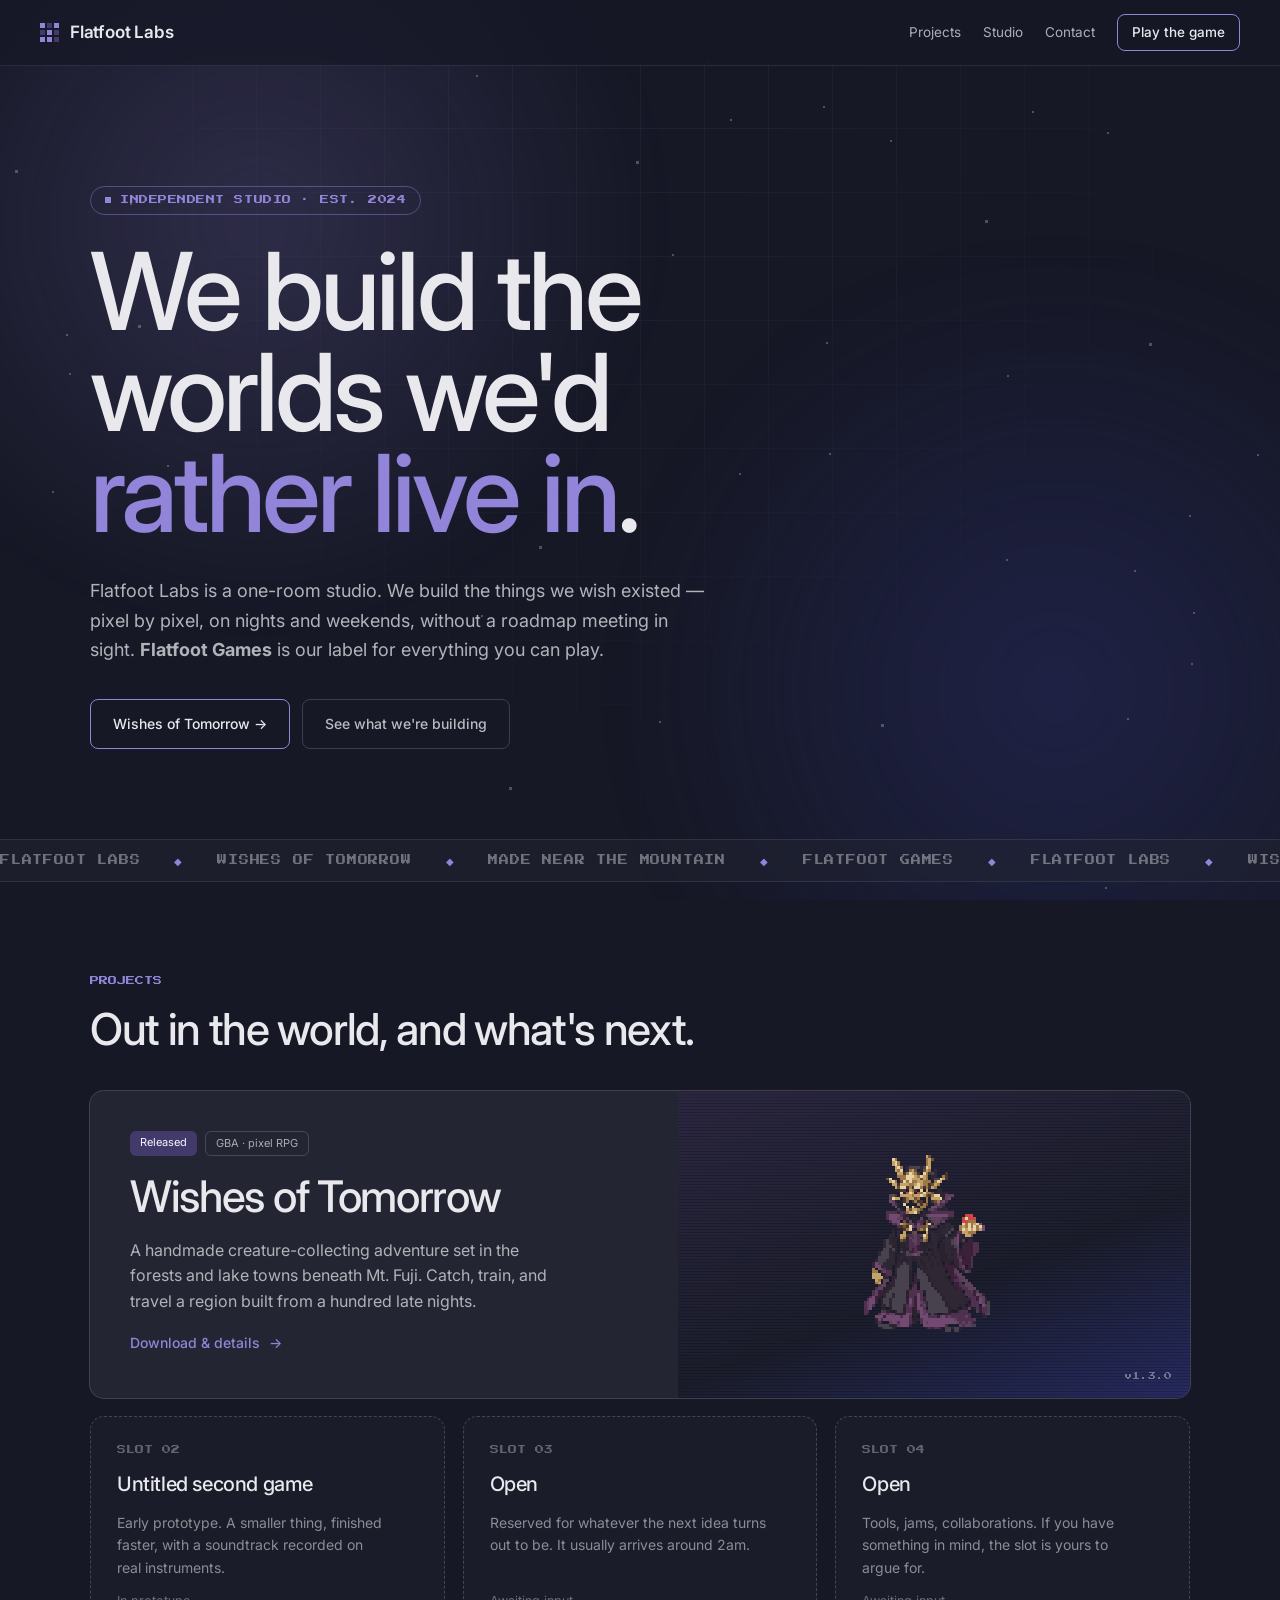
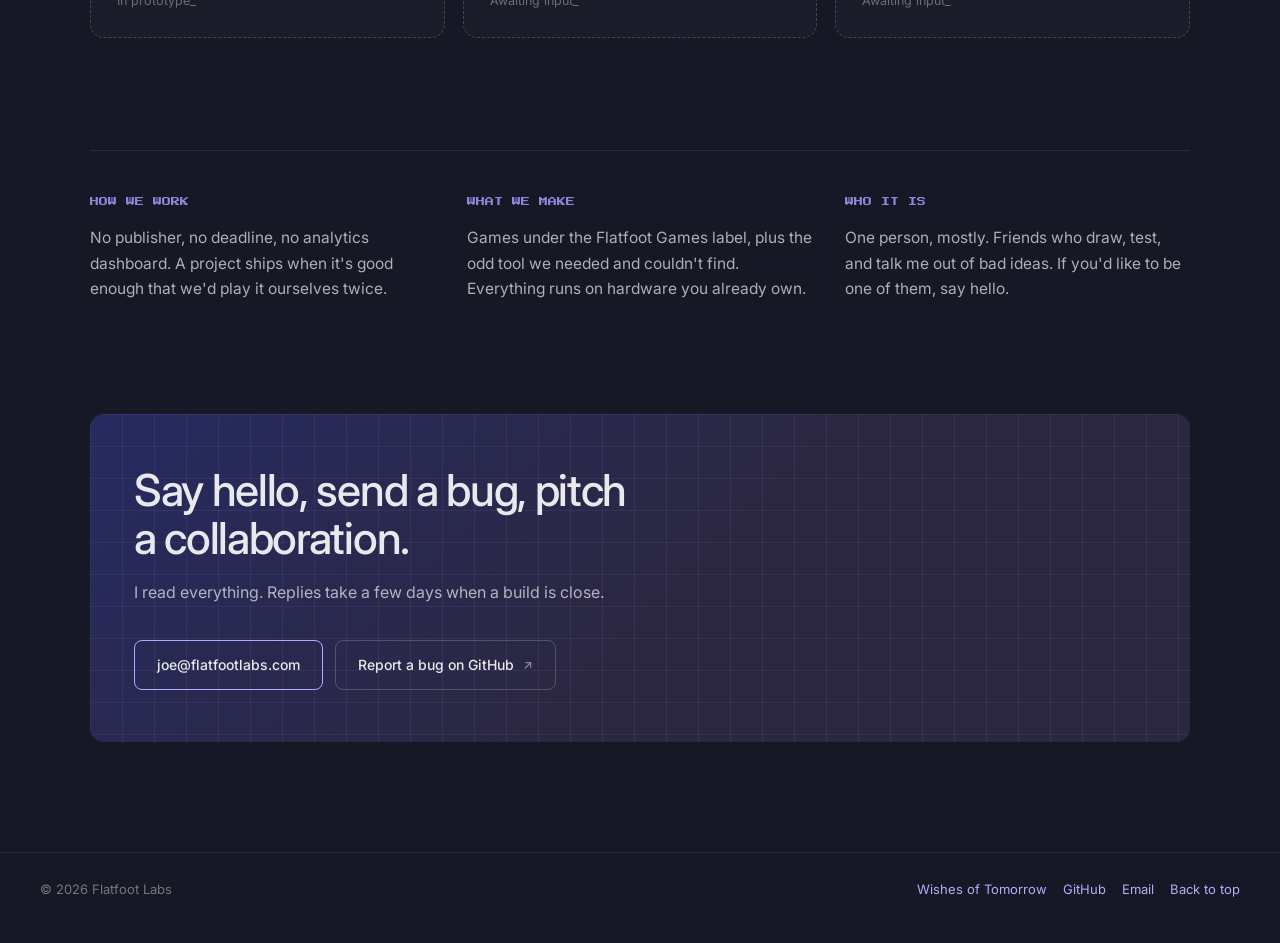
<file: docs/labs.html>
<!DOCTYPE html>
<html lang="en">
<head>
<meta charset="utf-8">
<meta name="viewport" content="width=device-width, initial-scale=1">
<title>Flatfoot Labs — we build the worlds we'd rather live in</title>
<meta name="description" content="Flatfoot Labs is a one-room independent studio. Flatfoot Games is our label for everything you can play — starting with Wishes of Tomorrow.">
<link rel="icon" href="assets/art/battle-sprite.png" type="image/png">
<link rel="canonical" href="https://flatfootlabs.com/labs">

<!-- Absolute URLs required — see the note in index.html. -->
<meta property="og:type" content="website">
<meta property="og:site_name" content="Flatfoot Labs">
<meta property="og:url" content="https://flatfootlabs.com/labs">
<meta property="og:title" content="Flatfoot Labs">
<meta property="og:description" content="A one-room independent studio. Flatfoot Games is our label for everything you can play.">
<meta property="og:image" content="https://flatfootlabs.com/assets/og-labs.png">
<meta property="og:image:type" content="image/png">
<meta property="og:image:width" content="1280">
<meta property="og:image:height" content="640">
<meta property="og:image:alt" content="Flatfoot Labs — we build the worlds we'd rather live in.">
<meta name="twitter:card" content="summary_large_image">
<meta name="twitter:image" content="https://flatfootlabs.com/assets/og-labs.png">

<link rel="preconnect" href="https://fonts.googleapis.com">
<link rel="preconnect" href="https://fonts.gstatic.com" crossorigin>
<link href="https://fonts.googleapis.com/css2?family=Inter:wght@400;500;600&family=Press+Start+2P&display=swap" rel="stylesheet">
<!-- Version query — see the note in index.html. -->
<link rel="stylesheet" href="assets/styles.css?v=20261003a">
</head>
<body class="labs">

<a class="skip" href="#top">Skip to content</a>

<!-- Fixed atmosphere layer: two drifting blooms, a masked grid, a starfield. -->
<div class="labs-bg" aria-hidden="true">
  <div class="bloom bloom-a"></div>
  <div class="bloom bloom-b"></div>
  <div class="labs-grid"></div>
  <div id="stars" class="stars"></div>
</div>

<header class="site-header">
  <a class="brand labs-brand" href="#top">
    <span class="logo-grid" aria-hidden="true">
      <i class="on"></i><i></i><i class="on"></i>
      <i></i><i class="on"></i><i></i>
      <i class="on"></i><i class="on"></i><i></i>
    </span>
    <span class="labs-wordmark">Flatfoot Labs</span>
  </a>
  <nav class="site-nav">
    <a href="#projects">Projects</a>
    <a href="#studio">Studio</a>
    <a href="#contact">Contact</a>
  </nav>
  <a class="btn-nav" href="game">Play the game</a>
</header>

<main class="labs-main">

  <!-- ── hero ───────────────────────────────────────────────────────── -->
  <section id="top" class="labs-hero wrap">
    <div class="badge" data-reveal>
      <span class="badge-dot"></span>
      INDEPENDENT STUDIO · EST. 2024
    </div>

    <h1 data-reveal>We build the<br>worlds we'd<br><span class="accent">rather live in</span>.</h1>

    <p class="lede wide" data-reveal>Flatfoot Labs is a one-room studio. We build the things we wish existed — pixel by pixel, on nights and weekends, without a roadmap meeting in sight. <b>Flatfoot Games</b> is our label for everything you can play.</p>

    <div class="hero-actions" data-reveal>
      <a class="btn-start btn-start-sm" href="game">
        <span class="btn-start-label">Wishes of Tomorrow →</span>
        <span class="btn-start-sweep" aria-hidden="true"></span>
      </a>
      <a class="btn-quiet btn-quiet-sm" href="#projects">See what we're building</a>
    </div>
  </section>

  <!-- ── marquee ────────────────────────────────────────────────────── -->
  <div class="marquee" aria-hidden="true">
    <div class="marquee-track slow">
      <span>FLATFOOT LABS</span><span class="d">◆</span><span>WISHES OF TOMORROW</span><span class="d">◆</span><span>MADE NEAR THE MOUNTAIN</span><span class="d">◆</span><span>FLATFOOT GAMES</span><span class="d">◆</span>
      <span>FLATFOOT LABS</span><span class="d">◆</span><span>WISHES OF TOMORROW</span><span class="d">◆</span><span>MADE NEAR THE MOUNTAIN</span><span class="d">◆</span><span>FLATFOOT GAMES</span><span class="d">◆</span>
    </div>
  </div>

  <!-- ── projects ───────────────────────────────────────────────────── -->
  <section id="projects" class="wrap section">
    <div class="kicker" data-reveal>PROJECTS</div>
    <h2 data-reveal>Out in the world, and what's next.</h2>

    <a class="project" href="game" data-reveal data-tilt>
      <div class="project-copy">
        <div class="project-tags">
          <span class="tag tag-accent">Released</span>
          <span class="tag tag-outline">GBA · pixel RPG</span>
        </div>
        <h3>Wishes of Tomorrow</h3>
        <p>A handmade creature-collecting adventure set in the forests and lake towns beneath Mt. Fuji. Catch, train, and travel a region built from a hundred late nights.</p>
        <span class="project-cta">Download &amp; details <span class="arrow">→</span></span>
      </div>
      <div class="project-art">
        <span class="scanlines"></span>
        <img src="assets/art/battle-sprite.png" width="64" height="64" alt="Wishes of Tomorrow battle sprite">
        <span class="project-version">v1.3.0</span>
      </div>
    </a>

    <div class="slot-grid">
      <div class="slot" data-reveal data-tilt>
        <div class="slot-num">SLOT 02</div>
        <div class="slot-title">Untitled second game</div>
        <p>Early prototype. A smaller thing, finished faster, with a soundtrack recorded on real instruments.</p>
        <span class="slot-status">In prototype<span class="caret">_</span></span>
      </div>
      <div class="slot" data-reveal data-tilt>
        <div class="slot-num">SLOT 03</div>
        <div class="slot-title">Open</div>
        <p>Reserved for whatever the next idea turns out to be. It usually arrives around 2am.</p>
        <span class="slot-status">Awaiting input<span class="caret">_</span></span>
      </div>
      <div class="slot" data-reveal data-tilt>
        <div class="slot-num">SLOT 04</div>
        <div class="slot-title">Open</div>
        <p>Tools, jams, collaborations. If you have something in mind, the slot is yours to argue for.</p>
        <span class="slot-status">Awaiting input<span class="caret">_</span></span>
      </div>
    </div>
  </section>

  <!-- ── studio ─────────────────────────────────────────────────────── -->
  <section id="studio" class="wrap section">
    <div class="studio-grid">
      <div data-reveal>
        <div class="kicker">HOW WE WORK</div>
        <p>No publisher, no deadline, no analytics dashboard. A project ships when it's good enough that we'd play it ourselves twice.</p>
      </div>
      <div data-reveal>
        <div class="kicker">WHAT WE MAKE</div>
        <p>Games under the Flatfoot Games label, plus the odd tool we needed and couldn't find. Everything runs on hardware you already own.</p>
      </div>
      <div data-reveal>
        <div class="kicker">WHO IT IS</div>
        <p>One person, mostly. Friends who draw, test, and talk me out of bad ideas. If you'd like to be one of them, say hello.</p>
      </div>
    </div>
  </section>

  <!-- ── contact ────────────────────────────────────────────────────── -->
  <section id="contact" class="wrap section contact-section">
    <div class="download-panel" data-reveal>
      <div class="download-grid" aria-hidden="true"></div>
      <div class="contact-inner">
        <h2>Say hello, send a bug, pitch a collaboration.</h2>
        <p>I read everything. Replies take a few days when a build is close.</p>
        <div class="hero-actions">
          <a class="dl dl-primary dl-inline" href="mailto:joe@flatfootlabs.com">joe@flatfootlabs.com</a>
          <a class="dl dl-inline" href="https://github.com/jmaloney95/Wishes-Game/issues">Report a bug on GitHub <span class="dl-meta">↗</span></a>
        </div>
      </div>
    </div>
  </section>

</main>

<footer class="site-footer">
  <span class="foot-brand">© 2026 Flatfoot Labs</span>
  <a href="game">Wishes of Tomorrow</a>
  <a href="https://github.com/jmaloney95/Wishes-Game">GitHub</a>
  <a href="mailto:joe@flatfootlabs.com">Email</a>
  <a href="#top">Back to top</a>
</footer>

<script src="assets/site.js?v=20261117a" defer></script>
</body>
</html>
</file>
<file: docs/assets/wot.css>
/* Wishes of Tomorrow: the game page, paper & purple.
   Built from the Flatfoot Labs design system: its tokens, then its
   components/bundle.css. The game page and the field guide use it; Labs still uses styles.css. */

:root {
  --paper: #f5ecda;
  --paper-card: #fffaf0;
  --ink: #0d0b10;
  --ink-soft: #433b49;
  --ink-faint: #6b6172;
  --line: rgba(13, 11, 16, 0.14);
  --night: #100d14;
  --night-raised: #1d1923;
  --night-line: rgba(245, 236, 218, 0.16);
  --on-night: #f5ecda;
  --on-night-soft: #c3b9cc;
  --on-night-faint: #9a8fa4;
  --violet: #7614d8;
  --violet-deep: #5a0ab0;
  --violet-glow: #a768ff;
  --gold: #f4c84a;
  --white: #ffffff;
  --ok: #6fe0a2;
  --warn: #ffc35c;
  --bad: #ff8f8f;
  --hackdex-ground: #0a0a0a;
  --hackdex-accent: #f43f5e;
  --hackdex-ink: #ededed;
  --space-1: 4px;
  --space-2: 8px;
  --space-3: 12px;
  --space-4: 16px;
  --space-5: 22px;
  --space-6: 26px;
  --space-8: 40px;
  --space-10: 56px;
  --space-band: 104px;
  --radius-none: 0px;
  --radius-pill: 999px;
  --notch-sm: 10px;
  --notch-md: 14px;
  --notch-lg: 22px;
  --shadow-hard: 6px 6px 0 #0d0b10;
  --shadow-hard-lg: 10px 10px 0 #0d0b10;
  --shadow-print: 0 18px 34px rgba(0, 0, 0, 0.38);
  --font-display: Anton, Impact, "Arial Narrow", sans-serif;
  --font-sans: Barlow, "Segoe UI", system-ui, sans-serif;
  --font-pixel: "Press Start 2P", ui-monospace, monospace;
  --font-jp: "Dela Gothic One", "Hiragino Sans", "Yu Gothic", "Noto Sans JP", sans-serif;
}
@font-face { font-family: 'Anton'; src: url('fonts/Anton-400.woff2') format('woff2'); font-weight: 400; font-style: normal; font-display: swap; }
@font-face { font-family: 'Barlow'; src: url('fonts/Barlow-400.woff2') format('woff2'); font-weight: 400; font-style: normal; font-display: swap; }
@font-face { font-family: 'Barlow'; src: url('fonts/Barlow-500.woff2') format('woff2'); font-weight: 500; font-style: normal; font-display: swap; }
@font-face { font-family: 'Barlow'; src: url('fonts/Barlow-600.woff2') format('woff2'); font-weight: 600; font-style: normal; font-display: swap; }
@font-face { font-family: 'Barlow'; src: url('fonts/Barlow-700.woff2') format('woff2'); font-weight: 700; font-style: normal; font-display: swap; }
@font-face { font-family: 'Press Start 2P'; src: url('fonts/PressStart2P-Regular.woff2') format('woff2'); font-weight: 400; font-style: normal; font-display: swap; }
@font-face { font-family: 'Dela Gothic One'; src: url('fonts/DelaGothicOne-jp-subset.woff2') format('woff2'); font-weight: 400; font-style: normal; font-display: swap; }

/* Flatfoot Labs component styles: paper & purple.
   Reads tokens.css (colours, --font-display / --font-sans / --font-pixel /
   --font-jp, --space-*, --radius-*, --notch-*, --shadow-*). Textures are the
   --tex-* variables at the top of this file, all inline SVG. Every class is
   prefixed ff-. */

/* ── textures (inline SVG) and the icons pseudo-elements need ─────────── */
:root {
  --tex-grain: url("data:image/svg+xml,%3Csvg xmlns='http://www.w3.org/2000/svg' width='220' height='220'%3E%3Cfilter id='n' x='0' y='0' width='100%25' height='100%25'%3E%3CfeTurbulence type='fractalNoise' baseFrequency='0.85' numOctaves='2' seed='1' stitchTiles='stitch'/%3E%3CfeColorMatrix values='0 0 0 0 .22  0 0 0 0 .17  0 0 0 0 .11  0 0 0 1.0 -.41'/%3E%3C/filter%3E%3Crect width='220' height='220' filter='url(%23n)'/%3E%3C/svg%3E");
  --tex-grain-light: url("data:image/svg+xml,%3Csvg xmlns='http://www.w3.org/2000/svg' width='220' height='220'%3E%3Cfilter id='n' x='0' y='0' width='100%25' height='100%25'%3E%3CfeTurbulence type='fractalNoise' baseFrequency='0.85' numOctaves='2' seed='4' stitchTiles='stitch'/%3E%3CfeColorMatrix values='0 0 0 0 .96  0 0 0 0 .93  0 0 0 0 .86  0 0 0 .55 -.25'/%3E%3C/filter%3E%3Crect width='220' height='220' filter='url(%23n)'/%3E%3C/svg%3E");
  --tex-speck: url("data:image/svg+xml,%3Csvg xmlns='http://www.w3.org/2000/svg' width='520' height='520'%3E%3Cfilter id='n' x='0' y='0' width='100%25' height='100%25'%3E%3CfeTurbulence type='fractalNoise' baseFrequency='0.012' numOctaves='4' seed='9' stitchTiles='stitch'/%3E%3CfeColorMatrix values='0 0 0 0 .45  0 0 0 0 .34  0 0 0 0 .2  0 0 0 -.7 .31'/%3E%3C/filter%3E%3Crect width='520' height='520' filter='url(%23n)'/%3E%3C/svg%3E");
  --tex-torn: url("data:image/svg+xml,%3Csvg xmlns='http://www.w3.org/2000/svg' width='900' height='26' viewBox='0 0 900 26' preserveAspectRatio='none'%3E%3Cpath d='M0.0 12.0 L11.9 14.4 L25.6 18.8 L38.7 20.0 L44.1 19.7 L59.4 20.0 L74.3 16.1 L84.5 13.6 L95.5 14.3 L100.6 11.5 L108.7 15.7 L122.1 12.3 L135.9 8.7 L147.7 4.9 L152.7 8.6 L160.0 5.8 L175.8 9.5 L184.0 14.1 L194.9 15.9 L202.2 20.0 L214.8 20.0 L229.6 18.0 L238.6 14.6 L245.2 10.3 L253.5 11.3 L258.5 13.1 L267.3 11.2 L281.3 11.0 L289.7 10.8 L302.5 6.4 L318.2 1.6 L331.5 5.1 L336.7 8.0 L345.7 8.7 L350.8 4.2 L357.8 8.8 L364.9 11.3 L380.2 15.7 L389.0 14.3 L399.7 17.0 L405.9 19.5 L419.7 20.0 L425.1 20.0 L431.1 18.4 L442.8 20.0 L451.5 20.0 L462.5 18.1 L471.0 14.9 L476.9 11.4 L489.5 16.4 L496.2 11.8 L512.1 12.2 L521.6 9.5 L533.1 12.8 L543.1 12.0 L548.7 16.2 L554.1 16.1 L568.3 12.4 L581.4 16.9 L593.3 19.8 L599.5 19.2 L606.1 20.0 L614.3 19.5 L630.3 20.0 L646.1 19.5 L656.4 20.0 L666.7 17.9 L676.2 14.4 L685.3 19.3 L700.9 20.0 L711.4 18.4 L717.3 16.1 L730.9 19.8 L739.9 20.0 L753.4 20.0 L765.7 20.0 L774.7 20.0 L782.8 19.9 L796.3 20.0 L804.5 20.0 L816.7 20.0 L821.8 20.0 L829.6 20.0 L839.6 20.0 L851.8 20.0 L860.6 20.0 L873.7 20.0 L882.6 20.0 L897.1 20.0 L900.0 12.0 L900 26 L0 26 Z' fill='black'/%3E%3C/svg%3E");
  --icon-check: url("data:image/svg+xml,%3Csvg xmlns='http://www.w3.org/2000/svg' viewBox='0 0 11 11' shape-rendering='crispEdges'%3E%3Cpath d='M9 2h2v1h-2zM8 3h2v1h-2zM7 4h2v1h-2zM1 5h2v1h-2zM6 5h2v1h-2zM2 6h2v1h-2zM5 6h2v1h-2zM3 7h3v1h-3zM4 8h1v1h-1z'/%3E%3C/svg%3E");
  --icon-alert: url("data:image/svg+xml,%3Csvg xmlns='http://www.w3.org/2000/svg' viewBox='0 0 11 11' shape-rendering='crispEdges'%3E%3Cpath d='M4 0h3v1h-3zM4 1h3v1h-3zM4 2h3v1h-3zM4 3h3v1h-3zM4 4h3v1h-3zM5 5h1v1h-1zM5 6h1v1h-1zM4 8h3v1h-3zM4 9h3v1h-3z'/%3E%3C/svg%3E");
  --icon-close: url("data:image/svg+xml,%3Csvg xmlns='http://www.w3.org/2000/svg' viewBox='0 0 11 11' shape-rendering='crispEdges'%3E%3Cpath d='M1 1h2v1h-2zM8 1h2v1h-2zM2 2h2v1h-2zM7 2h2v1h-2zM3 3h2v1h-2zM6 3h2v1h-2zM4 4h3v1h-3zM5 5h1v1h-1zM4 6h3v1h-3zM3 7h2v1h-2zM6 7h2v1h-2zM2 8h2v1h-2zM7 8h2v1h-2zM1 9h2v1h-2zM8 9h2v1h-2z'/%3E%3C/svg%3E");
  --icon-cartridge: url("data:image/svg+xml,%3Csvg xmlns='http://www.w3.org/2000/svg' viewBox='0 0 11 11' shape-rendering='crispEdges'%3E%3Cpath d='M1 1h9v1h-9zM0 2h1v1h-1zM10 2h1v1h-1zM0 3h1v1h-1zM2 3h7v1h-7zM10 3h1v1h-1zM0 4h1v1h-1zM2 4h1v1h-1zM8 4h1v1h-1zM10 4h1v1h-1zM0 5h1v1h-1zM2 5h1v1h-1zM8 5h1v1h-1zM10 5h1v1h-1zM0 6h1v1h-1zM2 6h7v1h-7zM10 6h1v1h-1zM0 7h1v1h-1zM10 7h1v1h-1zM0 8h1v1h-1zM2 8h1v1h-1zM4 8h1v1h-1zM6 8h1v1h-1zM8 8h1v1h-1zM10 8h1v1h-1zM0 9h11v1h-11z'/%3E%3C/svg%3E");
  --icon-play: url("data:image/svg+xml,%3Csvg xmlns='http://www.w3.org/2000/svg' viewBox='0 0 11 11' shape-rendering='crispEdges'%3E%3Cpath d='M2 0h1v1h-1zM2 1h2v1h-2zM2 2h3v1h-3zM2 3h4v1h-4zM2 4h5v1h-5zM2 5h6v1h-6zM2 6h5v1h-5zM2 7h4v1h-4zM2 8h3v1h-3zM2 9h2v1h-2zM2 10h1v1h-1z'/%3E%3C/svg%3E");
}

/* ── base ─────────────────────────────────────────────────────────────── */
*, *::before, *::after { box-sizing: border-box; }
[hidden] { display: none !important; }
html { overflow-x: clip; }
body {
  margin: 0; overflow-x: clip;
  background: var(--paper); color: var(--ink);
  font-family: var(--font-sans); font-size: 16px; line-height: 1.55;
  -webkit-font-smoothing: antialiased;
}
a { color: inherit; text-decoration: none; }
img { display: block; max-width: 100%; }
button { font: inherit; color: inherit; }
::selection { background: var(--violet); color: var(--white); }
:focus-visible { outline: 3px solid var(--violet); outline-offset: 3px; }
.ff-night :focus-visible, .ff-violet :focus-visible { outline-color: var(--gold); }
.ff-sr { position: absolute; width: 1px; height: 1px; overflow: hidden; clip-path: inset(50%); white-space: nowrap; }
.ff-pixelated { image-rendering: pixelated; }
.ff-wrap { width: 100%; max-width: 1200px; margin-inline: auto; }

@keyframes ff-bob { 0%, 100% { transform: translateY(0) } 50% { transform: translateY(-14px) } }
@keyframes ff-blink { 0%, 49% { opacity: 1 } 50%, 100% { opacity: 0 } }
@keyframes ff-ants { to { stroke-dashoffset: -24; } }

/* ── grounds: paper, night, violet ───────────────────────────────────────
   Paper is never flat: grain, a light falloff, a faint age stain. Night and
   violet bands carry a lighter grain. */
.ff-paper {
  position: relative; isolation: isolate;
  background-color: var(--paper); color: var(--ink);
  background-image:
    var(--tex-grain),
    var(--tex-speck),
    radial-gradient(1100px 620px at 12% 0%, rgba(255, 255, 255, .55), transparent 62%),
    radial-gradient(900px 520px at 92% 100%, rgba(120, 86, 30, .09), transparent 70%);
}
.ff-night {
  position: relative; isolation: isolate;
  background-color: var(--night); color: var(--on-night);
  background-image:
    var(--tex-grain-light),
    radial-gradient(900px 520px at 85% 0%, color-mix(in srgb, var(--violet) 22%, transparent), transparent 70%),
    radial-gradient(700px 480px at 0% 100%, color-mix(in srgb, var(--violet) 14%, transparent), transparent 70%);
}
.ff-violet {
  position: relative; isolation: isolate;
  background-color: var(--violet-deep); color: var(--white);
  background-image:
    var(--tex-grain-light),
    radial-gradient(900px 500px at 20% 0%, color-mix(in srgb, var(--violet) 70%, transparent), transparent 70%);
}
/* Torn edges where a band meets the paper above or below it. */
.ff-torn-top::before, .ff-torn-bottom::after {
  content: ""; position: absolute; left: 0; right: 0; height: 26px; z-index: 1; pointer-events: none;
  background: inherit; background-color: inherit;
  -webkit-mask: var(--tex-torn) repeat-x left bottom / 900px 26px;
          mask: var(--tex-torn) repeat-x left bottom / 900px 26px;
}
.ff-torn-top::before { top: -25px; }
.ff-torn-bottom::after { bottom: -25px; transform: scaleY(-1); }
/* Halftone patch: a fading field of dots in the current colour. */
.ff-halftone {
  position: absolute; pointer-events: none; z-index: -1;
  color: var(--ink); opacity: .2;
  background-image: radial-gradient(circle, currentColor 1.5px, transparent 2px);
  background-size: 11px 11px;
  -webkit-mask-image: radial-gradient(closest-side, #000 20%, transparent);
          mask-image: radial-gradient(closest-side, #000 20%, transparent);
}
.ff-night .ff-halftone, .ff-violet .ff-halftone { color: var(--on-night); opacity: .12; }
/* Brush strokes are images (assets: Textures), placed absolutely. */
.ff-brush { position: absolute; pointer-events: none; z-index: -1; max-width: none; user-select: none; }

/* ── type ─────────────────────────────────────────────────────────────── */
.ff-display {
  margin: 0;
  font-family: var(--font-display); font-weight: 400;
  text-transform: uppercase; line-height: .88; letter-spacing: .004em;
  text-wrap: balance;
}
.ff-display em { font-style: normal; color: var(--violet); }
.ff-display em.ff-line { display: block; }
.ff-night .ff-display em { color: var(--violet-glow); }
.ff-violet .ff-display em { color: var(--gold); }
.ff-h1 { font-size: clamp(64px, 9vw, 132px); }
.ff-h2 { font-size: clamp(48px, 6vw, 92px); }
.ff-h3 { font-size: clamp(34px, 3.4vw, 50px); line-height: .92; }
.ff-lede { margin: 0; max-width: 46ch; font-size: 19px; line-height: 29px; font-weight: 500; color: var(--ink-soft); text-wrap: pretty; }
.ff-night .ff-lede { color: var(--on-night-soft); }
.ff-violet .ff-lede { color: var(--white); }
.ff-body { margin: 0; font-size: 16px; line-height: 25px; color: var(--ink-soft); }
.ff-kicker {
  display: inline-flex; align-items: center; gap: 10px;
  font-family: var(--font-display); font-size: 14px; line-height: 1; letter-spacing: .14em; text-transform: uppercase;
  color: var(--violet);
}
.ff-kicker::before { content: ""; flex: none; width: 10px; height: 10px; background: currentColor; }
.ff-night .ff-kicker { color: var(--violet-glow); }
.ff-violet .ff-kicker { color: var(--gold); }
.ff-jp { font-family: var(--font-jp); font-weight: 400; font-size: 44px; line-height: 1.1; letter-spacing: .02em; }

/* ── pixel icons (11x11 masks; take currentColor) ────────────────────── */
.ff-i {
  display: inline-block; flex: none; width: 22px; height: 22px;
  background: currentColor;
  -webkit-mask: var(--ff-i) center / contain no-repeat;
          mask: var(--ff-i) center / contain no-repeat;
}
.ff-i--1x { width: 11px; height: 11px; }
.ff-i--3x { width: 33px; height: 33px; }

/* ── notched shapes: two cut corners, top-left and bottom-right ──────── */
.ff-notch, .ff-btn, .ff-tag, .ff-tab, .ff-trailer, .ff-trailer-play, .ff-counter, .ff-quest, .ff-quest-row, .ff-cast, .ff-hackdex, .ff-mailbox {
  clip-path: polygon(var(--n, 12px) 0, 100% 0, 100% calc(100% - var(--n, 12px)), calc(100% - var(--n, 12px)) 100%, 0 100%, 0 var(--n, 12px));
}

/* ── buttons ──────────────────────────────────────────────────────────── */
.ff-btn {
  --n: var(--notch-sm);
  position: relative; isolation: isolate;
  display: inline-flex; align-items: center; justify-content: center; gap: 12px;
  height: 54px; padding: 0 26px; border: 0; cursor: pointer;
  font-family: var(--font-display); font-size: 18px; line-height: 1; letter-spacing: .05em;
  text-transform: uppercase; white-space: nowrap;
  transition: background-color .15s ease, color .15s ease, transform .15s ease;
}
.ff-btn:hover { transform: translateY(-2px); }
.ff-btn:active { transform: translateY(0); }
.ff-btn .ff-i { width: 22px; height: 22px; }
.ff-btn--violet { background: var(--violet); color: var(--white); }
.ff-btn--violet:hover { background: var(--violet-deep); }
.ff-btn--ink { background: var(--ink); color: var(--paper); }
.ff-btn--ink:hover { background: var(--violet); color: var(--white); }
.ff-btn--light { background: var(--paper); color: var(--ink); }
.ff-btn--light:hover { background: var(--gold); }
/* Outline: an ink notched shape with a paper notched shape inside it. */
.ff-btn--outline { background: var(--ink); color: var(--ink); }
.ff-btn--outline::before {
  content: ""; position: absolute; inset: 2.5px; z-index: -1; background: var(--paper);
  clip-path: polygon(calc(var(--n) - 1px) 0, 100% 0, 100% calc(100% - var(--n) + 1px), calc(100% - var(--n) + 1px) 100%, 0 100%, 0 calc(var(--n) - 1px));
  transition: opacity .15s ease;
}
.ff-btn--outline:hover { color: var(--paper); }
.ff-btn--outline:hover::before { opacity: 0; }
.ff-night .ff-btn--outline { background: var(--on-night); color: var(--on-night); }
.ff-night .ff-btn--outline::before { background: var(--night); }
.ff-night .ff-btn--outline:hover { color: var(--night); }
.ff-btn--sm { --n: 8px; height: 42px; padding: 0 18px; font-size: 15px; gap: 10px; }
.ff-btn--sm .ff-i { width: 11px; height: 11px; }
.ff-btn--block { width: 100%; justify-content: space-between; }
.ff-btn:disabled, .ff-btn[aria-disabled="true"] { opacity: .38; cursor: not-allowed; transform: none; }
.ff-iconbtn {
  width: 46px; height: 46px; flex: none; border: 0; cursor: pointer;
  display: inline-grid; place-items: center;
  background: var(--ink); color: var(--paper);
  transition: background-color .15s ease;
}
.ff-iconbtn:hover { background: var(--violet); color: var(--white); }
.ff-iconbtn--violet { background: var(--violet); color: var(--white); }
.ff-iconbtn--violet:hover { background: var(--violet-deep); }
.ff-iconbtn--ghost { background: transparent; color: currentColor; box-shadow: inset 0 0 0 2px currentColor; }
.ff-iconbtn:disabled { opacity: .38; cursor: not-allowed; }

/* ── tags ─────────────────────────────────────────────────────────────── */
.ff-tag {
  --n: 6px;
  display: inline-flex; align-items: center; gap: 6px; height: 24px; padding: 0 10px;
  font-family: var(--font-display); font-size: 12px; line-height: 1; letter-spacing: .1em; text-transform: uppercase;
  background: var(--violet); color: var(--white); white-space: nowrap;
}
.ff-tag--ink { background: var(--ink); color: var(--paper); }
.ff-tag--gold { background: var(--gold); color: var(--night); }
.ff-tag--paper { background: var(--paper); color: var(--ink); }
.ff-tag .ff-i { width: 11px; height: 11px; }

/* ── header ───────────────────────────────────────────────────────────── */
.ff-header { position: relative; z-index: 5; display: flex; align-items: center; flex-wrap: wrap; gap: 14px 30px; padding: 22px 40px; }
.ff-logo { display: flex; align-items: center; gap: 12px; margin-right: auto; }
.ff-logo img { width: auto; height: 52px; image-rendering: pixelated; }
.ff-logo-word { font-family: var(--font-display); font-size: 25px; line-height: .95; text-transform: uppercase; letter-spacing: .01em; }
.ff-logo-word small { display: block; margin-top: 3px; font-family: var(--font-sans); font-weight: 700; font-size: 10px; letter-spacing: .18em; color: var(--ink-faint); }
.ff-nav { display: flex; flex-wrap: wrap; gap: 6px 28px; }
.ff-nav a {
  position: relative; padding: 6px 0;
  font-family: var(--font-display); font-size: 15px; line-height: 1; letter-spacing: .07em; text-transform: uppercase;
}
.ff-nav a::after { content: ""; position: absolute; left: 0; right: 100%; bottom: -2px; height: 3px; background: var(--violet); transition: right .2s ease; }
.ff-nav a:hover::after, .ff-nav a[aria-current]::after { right: 0; }
.ff-header-actions { display: flex; align-items: center; gap: 10px; }

/* ── hero ─────────────────────────────────────────────────────────────── */
.ff-hero {
  position: relative; z-index: 1;
  display: grid; grid-template-columns: minmax(0, 1.12fr) minmax(0, 1fr); gap: 20px;
  min-height: 640px; padding: 10px 40px 64px 104px;
}
.ff-hero-copy { position: relative; z-index: 2; display: flex; flex-direction: column; align-items: flex-start; gap: 24px; padding-top: 24px; }
.ff-hero-ctas { display: flex; flex-wrap: wrap; gap: 14px; }
.ff-hero-art { position: relative; min-height: 560px; }
.ff-hero-oni {
  position: absolute; left: 4%; bottom: -24px; z-index: 1;
  width: 512px; height: 512px; image-rendering: pixelated;
  filter: drop-shadow(14px 16px 0 rgba(13, 11, 16, .16));
  animation: ff-bob 5s ease-in-out infinite;
}
.ff-facts { display: grid; grid-template-columns: repeat(4, max-content); gap: 16px 18px; margin-top: 8px; }
.ff-fact { display: flex; align-items: center; gap: 12px; }
.ff-fact-icon { flex: none; width: 42px; height: 42px; border-radius: var(--radius-pill); display: grid; place-items: center; box-shadow: inset 0 0 0 2px var(--ink); }
.ff-fact-icon .ff-i { width: 22px; height: 22px; }
.ff-fact > div > b { display: block; font-family: var(--font-display); font-weight: 400; font-size: 16px; line-height: 1.05; letter-spacing: .04em; text-transform: uppercase; }
.ff-fact > div > span { display: block; font-size: 13px; line-height: 17px; color: var(--ink-soft); }
/* Side rail: three square links, a rule, a line of vertical type. */
.ff-siderail { position: absolute; left: 34px; top: 26px; bottom: 60px; z-index: 3; display: flex; flex-direction: column; align-items: center; gap: 8px; }
.ff-siderail a { width: 30px; height: 30px; display: grid; place-items: center; background: var(--ink); color: var(--paper); transition: background-color .15s ease; }
.ff-siderail a:hover { background: var(--violet); }
.ff-siderail-rule { flex: 1; width: 2px; margin: 6px 0; background: var(--ink); }
.ff-siderail-text { writing-mode: vertical-rl; transform: rotate(180deg); font-family: var(--font-display); font-size: 12px; letter-spacing: .24em; text-transform: uppercase; }
/* HUD tag: hangs from the top edge like a game's status plate. */
.ff-hud {
  --n: 0px;
  position: absolute; top: -10px; right: 0; z-index: 3; width: 128px;
  display: flex; flex-direction: column; align-items: center; gap: 10px;
  padding: 20px 12px 34px; text-align: center;
  background: var(--night); color: var(--on-night);
  clip-path: polygon(0 0, 100% 0, 100% calc(100% - 24px), 50% 100%, 0 calc(100% - 24px));
}
.ff-hud img { width: auto; height: 52px; image-rendering: pixelated; }
.ff-hud-label { font-family: var(--font-display); font-size: 14px; line-height: 1.1; letter-spacing: .12em; text-transform: uppercase; }
.ff-hud-hazard { width: 100%; height: 12px; background: repeating-linear-gradient(135deg, var(--gold) 0 7px, var(--night) 7px 14px); }
.ff-hud-small { font-family: var(--font-display); font-size: 12px; letter-spacing: .14em; color: var(--on-night-soft); }
.ff-hud-ver { font-family: var(--font-display); font-size: 50px; line-height: .86; color: var(--violet-glow); }
.ff-hud-date { font-family: var(--font-pixel); font-size: 8px; line-height: 12px; color: var(--gold); }

/* ── trailer feature ──────────────────────────────────────────────────── */
.ff-band { position: relative; padding: 104px 40px; }
.ff-trailer-head { display: flex; flex-wrap: wrap; align-items: flex-end; justify-content: space-between; gap: 24px 40px; max-width: 1120px; margin: 0 auto 36px; }
/* The view count: one quiet line under the frame, not a headline number. */
.ff-views {
  position: relative; z-index: 1;
  display: flex; align-items: center; justify-content: flex-end; gap: 9px;
  max-width: 1120px; margin: 28px auto 0;
  font-family: var(--font-display); font-size: 13px; line-height: 1; letter-spacing: .12em; text-transform: uppercase;
  color: var(--on-night-faint);
}
.ff-views .ff-i { color: var(--violet-glow); }
/* The drop-shadow sits on a wrapper: clip-path would cut it off the frame. */
.ff-trailer-wrap { position: relative; z-index: 1; max-width: 1120px; margin: 0 auto; filter: drop-shadow(14px 14px 0 var(--violet)); }
.ff-trailer { --n: var(--notch-lg); position: relative; display: block; aspect-ratio: 16 / 9; overflow: hidden; background: var(--night-raised); }
.ff-trailer > img { width: 100%; height: 100%; object-fit: cover; transition: transform .6s cubic-bezier(.2, .8, .3, 1), filter .4s ease; }
.ff-trailer:hover > img { transform: scale(1.03); filter: brightness(.86); }
.ff-trailer-play {
  --n: 16px;
  position: absolute; left: 50%; top: 50%; transform: translate(-50%, -50%);
  width: 116px; height: 116px; display: grid; place-items: center;
  background: var(--violet); color: var(--white);
  transition: background-color .2s ease, transform .25s ease;
}
.ff-trailer:hover .ff-trailer-play { background: var(--violet-deep); transform: translate(-50%, -50%) scale(1.06); }
.ff-trailer-play .ff-i { width: 44px; height: 44px; }
.ff-trailer-corner { position: absolute; left: 22px; bottom: 20px; display: flex; gap: 8px; }

/* ── media: screenshots (default) and the cast, as tabs ─────────────── */
.ff-media { position: relative; z-index: 1; max-width: 1120px; margin: 56px auto 0; }
.ff-tabs { display: flex; flex-wrap: wrap; align-items: center; gap: 10px; margin-bottom: 26px; }
.ff-tab {
  --n: 8px;
  height: 44px; padding: 0 20px; border: 0; cursor: pointer;
  font-family: var(--font-display); font-size: 17px; line-height: 1; letter-spacing: .06em; text-transform: uppercase;
  background: var(--night-raised); color: var(--on-night-soft);
  transition: background-color .15s ease, color .15s ease;
}
.ff-tab:hover { color: var(--on-night); }
.ff-tab[aria-selected="true"] { background: var(--violet); color: var(--white); }
.ff-tab small { margin-left: 8px; font-family: var(--font-sans); font-weight: 600; font-size: 12px; letter-spacing: 0; opacity: .75; }
.ff-tabs-end { margin-left: auto; display: flex; gap: 8px; }
.ff-shots { display: grid; grid-template-columns: repeat(4, minmax(0, 1fr)); gap: 26px 22px; }
/* Screenshots are prints: a paper border, the caption written underneath,
   a slight tilt. Captions never sit over the game's own text boxes. */
.ff-shot {
  position: relative; margin: 0; padding: 10px 10px 0;
  background: var(--paper-card); color: var(--ink);
  transform: rotate(var(--tilt, -1.4deg));
  box-shadow: 0 18px 34px rgba(0, 0, 0, .38);
  transition: transform .25s ease;
}
.ff-shot:nth-child(even) { --tilt: 1.2deg; }
.ff-shot:nth-child(3n) { --tilt: -.6deg; }
.ff-shot:hover { transform: rotate(0deg) translateY(-6px); }
.ff-shot::before {
  content: ""; position: absolute; top: -9px; left: 50%; width: 74px; height: 20px;
  transform: translateX(-50%) rotate(-2deg);
  background: color-mix(in srgb, var(--gold) 55%, transparent);
}
.ff-shot img { width: 100%; height: auto; aspect-ratio: 3 / 2; object-fit: cover; image-rendering: pixelated; filter: saturate(1.12) contrast(1.05); }
.ff-shot figcaption { display: flex; justify-content: space-between; gap: 8px; padding: 10px 2px 12px; font-family: var(--font-pixel); font-size: 8px; line-height: 12px; }
.ff-shot figcaption span { color: var(--ink-faint); }
.ff-cast-row { display: grid; grid-auto-flow: column; grid-auto-columns: minmax(180px, 1fr); gap: 16px; overflow-x: auto; padding-bottom: 6px; scrollbar-width: thin; }
.ff-cast { --n: var(--notch-md); position: relative; aspect-ratio: 3 / 4; overflow: hidden; background: radial-gradient(120% 80% at 50% 0%, color-mix(in srgb, var(--violet) 45%, var(--night-raised)), var(--night-raised) 70%); }
.ff-cast img { position: absolute; inset: 0; width: 100%; height: 100%; object-fit: cover; object-position: 50% 14%; transition: transform .4s ease; }
.ff-cast:hover img { transform: scale(1.05); }
.ff-cast::after { content: ""; position: absolute; inset: 0; background: linear-gradient(180deg, transparent 45%, rgba(8, 6, 10, .94) 90%); }
.ff-cast-body { position: absolute; left: 14px; right: 14px; bottom: 14px; z-index: 1; display: flex; flex-direction: column; align-items: flex-start; gap: 6px; }
.ff-cast-name { font-family: var(--font-display); font-size: 24px; line-height: 1; text-transform: uppercase; color: var(--on-night); }

/* ── features: stickers on paper ─────────────────────────────────────── */
.ff-section-head { display: flex; flex-wrap: wrap; align-items: flex-end; justify-content: space-between; gap: 18px 40px; margin-bottom: 40px; }
.ff-features { display: grid; grid-template-columns: repeat(4, minmax(0, 1fr)); gap: 22px; }
.ff-feature {
  position: relative; display: flex; flex-direction: column; gap: 10px;
  padding: 0 0 22px; background: var(--paper-card);
  border: 2px solid var(--ink); box-shadow: var(--shadow-hard);
  transition: transform .2s ease, box-shadow .2s ease;
}
.ff-feature:hover { transform: translate(-2px, -2px); box-shadow: var(--shadow-hard-lg); }
.ff-feature-art {
  position: relative; height: 150px; overflow: hidden;
  display: flex; align-items: flex-end; justify-content: center; gap: 10px; padding: 0 16px 12px;
  border-bottom: 2px solid var(--ink);
  background-color: var(--paper);
  background-image: radial-gradient(circle, color-mix(in srgb, var(--violet) 38%, transparent) 1.5px, transparent 2px);
  background-size: 10px 10px;
}
.ff-feature-art img { image-rendering: pixelated; position: relative; z-index: 1; }
.ff-feature-art::before { content: ""; position: absolute; left: 10%; right: 10%; bottom: 8px; height: 44%; background: var(--violet); transform: skewX(-12deg); }
.ff-feature h3 { margin: 6px 20px 0; font-family: var(--font-display); font-weight: 400; font-size: 28px; line-height: .95; text-transform: uppercase; }
.ff-feature p { margin: 0 20px; font-size: 15px; line-height: 22px; color: var(--ink-soft); text-wrap: pretty; }

/* ── downloads: stacked tallies, links, and the patcher ─────────────── */
.ff-downloads { display: grid; grid-template-columns: minmax(0, 1fr) minmax(0, 1.05fr); gap: 56px; align-items: start; }
.ff-downloads-copy { display: flex; flex-direction: column; align-items: flex-start; gap: 22px; }
.ff-counters { display: flex; flex-direction: column; align-items: flex-start; gap: 12px; }
.ff-counter { --n: var(--notch-sm); display: inline-flex; align-items: center; gap: 16px; max-width: 100%; padding: 14px 20px 14px 16px; background: var(--night); color: var(--on-night); }
.ff-digits { display: inline-flex; gap: 4px; }
.ff-digits span { min-width: 26px; padding: 9px 5px; background: var(--night-raised); box-shadow: inset 0 0 0 1px var(--night-line); font: 15px/16px var(--font-pixel); color: var(--gold); text-align: center; }
.ff-digits span.dot { min-width: 12px; padding-inline: 0; background: none; box-shadow: none; color: var(--on-night-faint); }
.ff-counter-label { min-width: 0; font-family: var(--font-display); font-size: 15px; line-height: 1.1; letter-spacing: .08em; text-transform: uppercase; }
.ff-counter-title { display: block; }
.ff-counter-sub { display: block; margin-top: 4px; font-family: var(--font-sans); font-size: 12.5px; letter-spacing: 0; text-transform: none; color: var(--on-night-faint); }
.ff-counter--violet { background: var(--violet); }
.ff-counter--violet .ff-digits span { background: var(--violet-deep); color: var(--white); }
.ff-counter--violet .ff-counter-sub { color: var(--white); }
.ff-links { display: flex; flex-wrap: wrap; gap: 12px; }
.ff-note { margin: 0; font-size: 13px; line-height: 19px; color: var(--ink-faint); }
/* Hackdex in its own palette: their badge on our page. */
.ff-hackdex {
  --n: var(--notch-sm);
  display: flex; align-items: center; gap: 14px; padding: 14px 18px;
  background: var(--hackdex-ground); color: var(--hackdex-ink);
  transition: transform .15s ease;
}
.ff-hackdex:hover { transform: translateX(3px); }
.ff-hackdex-kicker { display: block; font-family: var(--font-pixel); font-size: 8px; line-height: 1; letter-spacing: .1em; color: var(--hackdex-accent); }
.ff-hackdex-name { display: block; margin-top: 6px; font-size: 18px; font-weight: 700; line-height: 1; }
.ff-hackdex .ff-i { margin-left: auto; color: var(--hackdex-accent); }

/* The patcher as a quest log: each step is a quest with a count. */
.ff-quest { --n: var(--notch-lg); position: relative; padding: 28px 26px 24px; background: var(--night); color: var(--on-night); }
.ff-quest-head { display: flex; flex-wrap: wrap; align-items: center; justify-content: space-between; gap: 10px 18px; margin-bottom: 18px; }
.ff-quest-title { margin: 0; font-family: var(--font-display); font-weight: 400; font-size: 34px; line-height: .95; text-transform: uppercase; }
.ff-lock { display: inline-flex; align-items: center; gap: 8px; font-family: var(--font-display); font-size: 13px; letter-spacing: .12em; text-transform: uppercase; color: var(--gold); }
.ff-quest-list { margin: 0; padding: 0; list-style: none; display: flex; flex-direction: column; gap: 10px; }
.ff-quest-row { --n: 10px; display: grid; grid-template-columns: 46px minmax(0, 1fr) auto; align-items: center; gap: 14px; padding: 12px 14px; background: var(--night-raised); }
.ff-quest-row[data-state="done"] { background: color-mix(in srgb, var(--violet) 30%, var(--night-raised)); }
.ff-quest-num { width: 46px; height: 46px; display: grid; place-items: center; font-family: var(--font-display); font-size: 24px; line-height: 1; background: var(--night); box-shadow: inset 0 0 0 2px var(--night-line); }
.ff-quest-row[data-state="done"] .ff-quest-num { background: var(--violet); box-shadow: none; }
.ff-quest-row[data-state="locked"] { opacity: .55; }
.ff-quest-name { font-family: var(--font-display); font-size: 18px; line-height: 1.05; letter-spacing: .04em; text-transform: uppercase; }
.ff-quest-sub { margin-top: 3px; font-size: 13px; line-height: 18px; color: var(--on-night-soft); overflow: hidden; text-overflow: ellipsis; white-space: nowrap; }
.ff-quest-bar { height: 6px; margin-top: 8px; background: var(--night); }
.ff-quest-bar i { display: block; width: 0; height: 100%; background: var(--violet-glow); }
.ff-quest-row[data-state="done"] .ff-quest-bar i { background: var(--gold); }
.ff-quest-end { display: flex; align-items: center; gap: 10px; }
.ff-quest-count { font-family: var(--font-pixel); font-size: 9px; line-height: 1; color: var(--gold); white-space: nowrap; }
.ff-quest-file { position: relative; cursor: pointer; }
.ff-quest-file input { position: absolute; width: 1px; height: 1px; opacity: 0; pointer-events: none; }
.ff-quest-file:focus-within { outline: 3px solid var(--gold); outline-offset: 3px; }
.ff-status { display: flex; align-items: flex-start; gap: 10px; margin: 16px 0 0; font-size: 14px; line-height: 20px; color: var(--on-night-soft); }
.ff-status .ff-i { width: 11px; height: 11px; margin-top: 4px; color: var(--status, var(--on-night-faint)); }
.ff-status strong { color: var(--status, var(--on-night)); font-weight: 600; }
.ff-status--busy { --status: var(--gold); }
.ff-status--ok { --status: var(--ok); }
.ff-status--warn { --status: var(--warn); }
.ff-status--bad { --status: var(--bad); }
.ff-legal { margin: 14px 0 0; padding-top: 14px; border-top: 1px solid var(--night-line); font-size: 12.5px; line-height: 18px; color: var(--on-night-faint); }


/* ── the live patcher (assets/patcher.js) ────────────────────────────────
   patcher.js sets data-state="ok" on the ROM and patch rows, data-drop while
   a file is dragged over one, toggles [disabled] on Apply and Play, unhides
   the Save link, and rewrites the status line as .patch-status.is-<kind>. */
.ff-quest-row[data-state="ok"],
.ff-quest-row:has([data-patch-result]:not([hidden])) { background: color-mix(in srgb, var(--violet) 30%, var(--night-raised)); }
.ff-quest-row[data-state="ok"] .ff-quest-num,
.ff-quest-row:has([data-patch-result]:not([hidden])) .ff-quest-num { background: var(--violet); box-shadow: none; font-size: 0; }
.ff-quest-row[data-state="ok"] .ff-quest-num::before,
.ff-quest-row:has([data-patch-result]:not([hidden])) .ff-quest-num::before {
  content: ""; width: 22px; height: 22px; background: var(--white);
  -webkit-mask: var(--icon-check) center / contain no-repeat;
          mask: var(--icon-check) center / contain no-repeat;
}
.ff-quest-row[data-state="ok"] .ff-quest-bar i,
.ff-quest-row:has([data-patch-result]:not([hidden])) .ff-quest-bar i { width: 100%; background: var(--gold); }
.ff-quest-row[data-drop] { box-shadow: inset 0 0 0 2px var(--gold); }
.ff-quest-row:has([data-patch-apply]:disabled):not(:has([data-patch-result]:not([hidden]))),
.ff-quest-row:has([data-patch-play]:disabled) { opacity: .55; }
.ff-quest-row [data-slot-note]:not(:empty)::before { content: "· "; }
.ff-btn[data-patch-play]::after {
  content: ""; width: 11px; height: 11px; background: currentColor;
  -webkit-mask: var(--icon-play) center / contain no-repeat;
          mask: var(--icon-play) center / contain no-repeat;
}
.patch-status {
  position: relative; margin: 16px 0 0; padding-left: 21px;
  font-size: 14px; line-height: 20px; color: var(--on-night-soft);
}
.patch-status::before {
  content: ""; position: absolute; left: 0; top: 4px; width: 11px; height: 11px;
  background: var(--status, var(--on-night-faint));
  -webkit-mask: var(--status-icon, var(--icon-cartridge)) center / contain no-repeat;
          mask: var(--status-icon, var(--icon-cartridge)) center / contain no-repeat;
}
.patch-status strong { display: block; color: var(--status, var(--on-night)); font-weight: 600; }
.patch-status span { display: block; margin-top: 2px; }
.patch-status.is-busy { --status: var(--gold); }
.patch-status.is-ok { --status: var(--ok); --status-icon: var(--icon-check); }
.patch-status.is-warn { --status: var(--warn); --status-icon: var(--icon-alert); }
.patch-status.is-bad { --status: var(--bad); --status-icon: var(--icon-close); }

/* ── the update tab (assets/updater.js) ──────────────────────────────────
   Same quest rows as the patcher; the tabs sit on the paper band, so they
   take the box's night colour rather than the trailer band's raised one. */
.ff-patchbox { min-width: 0; }
.ff-tabs--quest { gap: 6px; margin-bottom: 10px; }
.ff-tabs--quest .ff-tab { background: var(--night); color: var(--on-night-soft); }
.ff-tabs--quest .ff-tab:hover { color: var(--on-night); }
.ff-tabs--quest .ff-tab[aria-selected="true"] { background: var(--violet); color: var(--white); }
.ff-quest-row:has([data-update-result]:not([hidden])) { background: color-mix(in srgb, var(--violet) 30%, var(--night-raised)); }
.ff-quest-row:has([data-update-result]:not([hidden])) .ff-quest-num { background: var(--violet); box-shadow: none; font-size: 0; }
.ff-quest-row:has([data-update-result]:not([hidden])) .ff-quest-num::before {
  content: ""; width: 22px; height: 22px; background: var(--white);
  -webkit-mask: var(--icon-check) center / contain no-repeat;
          mask: var(--icon-check) center / contain no-repeat;
}
.ff-quest-row:has([data-update-result]:not([hidden])) .ff-quest-bar i { width: 100%; background: var(--gold); }
.ff-quest-row:has([data-update-play]:disabled) { opacity: .55; }
.ff-btn[data-update-play]::after {
  content: ""; width: 11px; height: 11px; background: currentColor;
  -webkit-mask: var(--icon-play) center / contain no-repeat;
          mask: var(--icon-play) center / contain no-repeat;
}

/* The emulator, opened from Play. Full width under the downloads grid. */
.ff-player { display: flex; flex-direction: column; gap: 14px; margin: 44px auto 0; }
.ff-player-head { display: flex; flex-wrap: wrap; align-items: center; justify-content: space-between; gap: 12px; }
.ff-player-plate { font-family: var(--font-display); font-size: 26px; line-height: 1; letter-spacing: .04em; text-transform: uppercase; }
.ff-player-actions { display: flex; flex-wrap: wrap; gap: 10px; }
.ff-player-stage { position: relative; width: 100%; aspect-ratio: 3 / 2; min-height: 300px; background: #000; box-shadow: 0 0 0 6px var(--night), 16px 16px 0 6px var(--violet); }
.ff-player-stage > div { width: 100%; height: 100%; }
.ff-player-note { margin: 10px 0 0; font-size: 14px; line-height: 21px; color: var(--ink-soft); }
.ff-player-note b { color: var(--ink); }
.ff-player.is-fs {
  position: fixed; inset: 0; z-index: 1000; max-width: none; margin: 0; height: 100dvh;
  padding: 10px 12px calc(10px + env(safe-area-inset-bottom, 0px));
  background: var(--night); color: var(--on-night);
}
.ff-player.is-fs .ff-player-stage { flex: 1; min-height: 0; aspect-ratio: auto; box-shadow: none; }
.ff-player.is-fs .ff-player-note { display: none; }
.ff-player.is-fs .ff-btn--outline { background: var(--on-night); color: var(--on-night); }
.ff-player.is-fs .ff-btn--outline::before { background: var(--night); }
.ff-player.is-fs:fullscreen { background: #000; }
html.has-fs-player, html.has-fs-player body { overflow: hidden; }
.ff-player-stage .ejs_start_button { font-family: var(--font-display); font-size: 18px; letter-spacing: .06em; border-radius: 0; }
.ff-player-stage .ejs_small_screen .ejs_menu_bar { background: rgba(16, 13, 20, .96); border: 1px solid var(--night-line); border-bottom: 0; }

/* The trailer after it is pressed: the frame keeps its shape, the player fills it. */
.ff-trailer iframe { position: absolute; inset: 0; width: 100%; height: 100%; border: 0; }
.ff-skip { position: absolute; left: -9999px; top: 0; z-index: 60; padding: 12px 18px; background: var(--ink); color: var(--paper); font-family: var(--font-display); letter-spacing: .06em; text-transform: uppercase; }
.ff-skip:focus { left: 0; }

/* ── field guide band ─────────────────────────────────────────────────── */
.ff-guideband { display: grid; grid-template-columns: minmax(0, 1fr) minmax(0, 1fr); gap: 40px; align-items: center; }
.ff-guideband-copy { display: flex; flex-direction: column; align-items: flex-start; gap: 20px; }
.ff-prints { position: relative; height: 360px; }
.ff-print { position: absolute; margin: 0; padding: 10px 10px 34px; background: var(--paper-card); box-shadow: 0 22px 40px rgba(8, 2, 20, .45); }
.ff-print img { display: block; image-rendering: pixelated; object-fit: cover; }
.ff-print figcaption { position: absolute; left: 12px; right: 12px; bottom: 10px; font-family: var(--font-pixel); font-size: 8px; line-height: 12px; color: var(--ink); }

/* ── reference: changelog, requirements, credits, FAQ ────────────────── */
.ff-ref { display: grid; grid-template-columns: repeat(3, minmax(0, 1fr)); gap: 44px; align-items: start; }
.ff-ref-col { min-width: 0; display: flex; flex-direction: column; gap: 22px; }
.ff-ref-col .ff-h3 { margin-bottom: 4px; }
.ff-log details, .ff-faq details { border-top: 2px solid var(--ink); padding: 14px 0; }
.ff-log summary, .ff-faq summary { display: flex; align-items: center; gap: 12px; cursor: pointer; list-style: none; }
.ff-log summary::-webkit-details-marker, .ff-faq summary::-webkit-details-marker { display: none; }
.ff-log-v { font-family: var(--font-display); font-size: 24px; line-height: 1; }
.ff-log-date { font-size: 13.5px; color: var(--ink-faint); }
.ff-log summary .ff-i, .ff-faq summary .ff-i { margin-left: auto; width: 11px; height: 11px; color: var(--violet); transition: transform .2s ease; }
.ff-log details[open] summary .ff-i, .ff-faq details[open] summary .ff-i { transform: rotate(45deg); }
.ff-log ul { margin: 10px 0 0; padding-left: 18px; list-style: square; }
.ff-log li { margin-top: 6px; font-size: 15px; line-height: 23px; color: var(--ink-soft); text-wrap: pretty; }
.ff-log li::marker { color: var(--violet); }
.ff-faq summary { justify-content: space-between; font-family: var(--font-display); font-size: 20px; line-height: 1.1; letter-spacing: .02em; text-transform: uppercase; }
.ff-faq summary:hover { color: var(--violet); }
.ff-faq p { margin: 10px 0 0; font-size: 15px; line-height: 23px; color: var(--ink-soft); text-wrap: pretty; }
.ff-spec { margin: 0; }
.ff-spec > div { display: grid; grid-template-columns: 116px minmax(0, 1fr); gap: 14px; padding: 12px 0; border-top: 2px solid var(--ink); }
.ff-spec dt { font-family: var(--font-display); font-size: 14px; line-height: 1.3; letter-spacing: .07em; text-transform: uppercase; }
.ff-spec dd { margin: 0; font-size: 15px; line-height: 22px; color: var(--ink-soft); text-wrap: pretty; }
.ff-spec dd b { color: var(--ink); font-weight: 700; }
.ff-link, .ff-spec dd a, .ff-faq p a, .ff-log a { color: var(--violet); text-decoration: underline; text-decoration-thickness: 2px; text-underline-offset: 3px; }

/* ── footer ───────────────────────────────────────────────────────────── */
.ff-footer { padding: 104px 40px 30px; }
.ff-footer-top { display: grid; grid-template-columns: minmax(0, 1.1fr) minmax(0, 1fr); gap: 40px; align-items: end; }
.ff-mailbox { --n: var(--notch-sm); display: flex; align-items: stretch; min-height: 58px; background: var(--night-raised); box-shadow: inset 0 0 0 2px var(--night-line); }
.ff-mailbox span { flex: 1; min-width: 0; display: flex; align-items: center; padding: 0 18px; font-family: var(--font-display); font-size: 18px; letter-spacing: .04em; overflow-wrap: anywhere; }
.ff-mailbox .ff-btn { --n: 0px; height: auto; }
.ff-footer-bottom { display: flex; flex-wrap: wrap; align-items: center; gap: 14px 26px; margin-top: 64px; padding-top: 22px; border-top: 2px solid var(--night-line); font-size: 13.5px; color: var(--on-night-faint); }
.ff-footer-bottom .ff-logo { margin-right: 0; color: var(--on-night); }
.ff-footer-bottom .ff-logo-word small { color: var(--on-night-faint); }
.ff-footer-links { display: flex; flex-wrap: wrap; gap: 8px 24px; margin-left: auto; font-family: var(--font-display); font-size: 14px; letter-spacing: .08em; text-transform: uppercase; color: var(--on-night); }
.ff-footer-links a:hover { color: var(--violet-glow); }
.ff-footer-oni { position: absolute; right: 6%; top: -118px; width: 192px; height: 192px; image-rendering: pixelated; z-index: 2; }

/* ── Labs: project card and open slots ───────────────────────────────── */
.ff-project { position: relative; display: grid; grid-template-columns: minmax(0, 1.2fr) minmax(0, 1fr); background: var(--paper-card); border: 2px solid var(--ink); box-shadow: var(--shadow-hard-lg); }
.ff-project-copy { display: flex; flex-direction: column; align-items: flex-start; gap: 14px; padding: 32px; }
.ff-project-art { position: relative; min-height: 300px; overflow: hidden; border-left: 2px solid var(--ink); background: var(--violet-deep); }
.ff-project-art img.ff-pixelated { position: absolute; left: 50%; bottom: -8px; width: 320px; height: 320px; transform: translateX(-50%); }
.ff-slots { display: grid; grid-template-columns: repeat(auto-fit, minmax(240px, 1fr)); gap: 18px; }
.ff-slot { display: flex; flex-direction: column; gap: 10px; min-height: 190px; padding: 22px; border: 2px dashed var(--ink); }
.ff-slot-num { font-family: var(--font-pixel); font-size: 9px; line-height: 14px; color: var(--violet); }
.ff-slot-title { font-family: var(--font-display); font-size: 26px; line-height: 1; text-transform: uppercase; }
.ff-slot p { margin: 0; font-size: 15px; line-height: 22px; color: var(--ink-soft); }
.ff-slot-status { margin-top: auto; font-size: 13px; color: var(--ink-faint); }
.ff-caret { animation: ff-blink 1.1s steps(1) infinite; }

/* ── field guide: map viewer ─────────────────────────────────────────── */
.ff-mapbar { display: flex; flex-wrap: wrap; align-items: center; gap: 10px; }
.ff-mapbar select {
  flex: 1 1 260px; min-width: 0; height: 46px; padding: 0 16px; border: 0;
  background: var(--ink); color: var(--paper);
  font-family: var(--font-display); font-size: 17px; letter-spacing: .05em; text-transform: uppercase;
}
.ff-mapbar select option, .ff-mapbar select optgroup { background: var(--paper); color: var(--ink); font-family: var(--font-sans); text-transform: none; }
.ff-mapfig { position: relative; margin: 0; line-height: 0; border: 2px solid var(--ink); box-shadow: var(--shadow-hard-lg); background: var(--night); }
.ff-mapfig > img { width: 100%; height: auto; image-rendering: pixelated; }
.ff-route { position: absolute; inset: 0; width: 100%; height: 100%; pointer-events: none; overflow: visible; }
.ff-route polyline { fill: none; stroke-linecap: round; stroke-linejoin: round; vector-effect: non-scaling-stroke; }
.ff-route-casing { stroke: var(--night); stroke-opacity: .6; stroke-width: 11; }
.ff-route-core { stroke: var(--paper); stroke-width: 5; }
.ff-route-dash { stroke: var(--violet); stroke-width: 5; stroke-dasharray: 12 12; animation: ff-ants 1.1s linear infinite; }
.ff-pin { position: absolute; transform: translate(-50%, -50%); min-width: 26px; height: 26px; padding: 0 6px; display: grid; place-items: center; background: var(--violet); color: var(--white); font: 9px/1 var(--font-pixel); box-shadow: 0 0 0 2px var(--paper), 3px 3px 0 2px var(--ink); }
.ff-stops { display: flex; flex-direction: column; gap: 12px; }
.ff-stop { display: grid; grid-template-columns: 34px minmax(0, 1fr); gap: 12px; padding: 14px; background: var(--paper-card); border: 2px solid var(--ink); }
.ff-stop-num { width: 34px; height: 34px; display: grid; place-items: center; background: var(--violet); color: var(--white); font-family: var(--font-display); font-size: 18px; }
.ff-stop h3 { margin: 0; font-family: var(--font-display); font-weight: 400; font-size: 19px; line-height: 1.1; letter-spacing: .03em; text-transform: uppercase; }
.ff-stop p { margin: 4px 0 0; font-size: 14px; line-height: 20px; color: var(--ink-soft); white-space: pre-line; }

/* ── field guide: the page around the viewer ─────────────────────────── */
/* ── guide head: where you are, the map's name, how to read the page ── */
.ff-guidehead {
  position: relative; z-index: 1;
  display: grid; grid-template-columns: minmax(0, 1fr) auto; align-items: end; gap: 24px 48px;
  max-width: 1440px; margin: 0 auto; padding: 18px 40px 44px;
}
.ff-guidehead-copy { display: flex; flex-direction: column; align-items: flex-start; gap: 18px; min-width: 0; }
.ff-guidehead-title { font-size: clamp(52px, 6.6vw, 104px); }
.ff-guidehead-jp {
  writing-mode: vertical-rl; align-self: stretch; display: flex; align-items: center; justify-content: flex-end;
  font-family: var(--font-jp); font-size: 60px; line-height: 1; letter-spacing: .08em; color: var(--violet);
}

/* ── the guide: the map log beside the viewer ─────────────────────── */
.ff-guide {
  position: relative; z-index: 1;
  display: grid; grid-template-columns: 300px minmax(0, 1fr); align-items: start; gap: 40px;
  max-width: 1440px; margin: 0 auto; padding: 8px 40px 104px;
}
.ff-guide-main { display: flex; flex-direction: column; gap: 22px; min-width: 0; }

/* The map log: every map, an act at a time, kept like the patcher's quest log. */
.ff-maplog { --n: var(--notch-lg); padding: 22px 16px 18px; background: var(--night); color: var(--on-night); }
.ff-maplog-title { margin: 0 0 16px 4px; font-family: var(--font-display); font-weight: 400; font-size: 30px; line-height: .95; text-transform: uppercase; }
.ff-maplog .ff-tabs { flex-wrap: nowrap; gap: 6px; margin-bottom: 14px; }
.ff-maplog .ff-tab { flex: 1 1 0; min-width: 0; height: 40px; padding: 0 6px; font-size: 15px; }
.ff-maplog .ff-tab small { margin-left: 6px; }
.ff-maplog .ff-tab[aria-pressed="true"] { background: var(--violet); color: var(--white); }
.ff-maplog-list { margin: 0; padding: 0; list-style: none; display: flex; flex-direction: column; gap: 6px; }
.ff-maplog-item {
  --n: 8px;
  width: 100%; min-height: 44px; display: grid; grid-template-columns: 32px minmax(0, 1fr) auto; align-items: center; gap: 12px;
  padding: 6px 12px 6px 6px; border: 0; cursor: pointer; text-align: left;
  background: var(--night-raised); color: var(--on-night);
  clip-path: polygon(var(--n) 0, 100% 0, 100% calc(100% - var(--n)), calc(100% - var(--n)) 100%, 0 100%, 0 var(--n));
  transition: background-color .15s ease;
}
.ff-maplog-item:hover { background: color-mix(in srgb, var(--violet) 18%, var(--night-raised)); }
.ff-maplog-item[aria-current="true"] { background: color-mix(in srgb, var(--violet) 34%, var(--night-raised)); }
.ff-maplog-num {
  width: 32px; height: 32px; display: grid; place-items: center;
  font-family: var(--font-display); font-size: 16px; line-height: 1;
  background: var(--night); box-shadow: inset 0 0 0 2px var(--night-line);
}
.ff-maplog-item[aria-current="true"] .ff-maplog-num { background: var(--violet); color: var(--white); box-shadow: none; }
.ff-maplog-name { overflow: hidden; text-overflow: ellipsis; white-space: nowrap; font-family: var(--font-display); font-size: 15px; line-height: 1.1; letter-spacing: .04em; text-transform: uppercase; }
.ff-maplog-count { display: inline-flex; align-items: center; gap: 6px; font-family: var(--font-pixel); font-size: 8px; line-height: 1; color: var(--gold); white-space: nowrap; }
.ff-maplog-count .ff-i { width: 11px; height: 11px; }

/* Under the map: the key, and how many stops. */
.ff-mapkey {
  display: flex; flex-wrap: wrap; align-items: center; gap: 10px 28px;
  font-family: var(--font-display); font-size: 14px; line-height: 1; letter-spacing: .12em; text-transform: uppercase; color: var(--ink-soft);
}
.ff-mapkey > span { display: inline-flex; align-items: center; gap: 10px; }
.ff-mapkey svg { display: block; overflow: visible; }
.ff-mapkey-pin { width: 18px; height: 18px; background: var(--violet); box-shadow: 0 0 0 2px var(--paper), 2px 2px 0 2px var(--ink); }

/* Stops as a grid of stickers under the map, numbered like the pins. */
.ff-stops--grid { display: grid; grid-template-columns: repeat(2, minmax(0, 1fr)); gap: 14px; margin: 0; padding: 0; list-style: none; }
.ff-guide-empty { margin: 0; padding: 18px 20px; border: 2px dashed var(--ink); font-size: 15px; line-height: 22px; color: var(--ink-soft); }

/* Previous and next map, named. */
.ff-mapnav { display: grid; grid-template-columns: repeat(2, minmax(0, 1fr)); gap: 14px; margin-top: 8px; }
.ff-mapnav-link {
  --n: var(--notch-md);
  display: flex; flex-direction: column; align-items: flex-start; gap: 10px;
  padding: 18px 22px 20px; border: 0; cursor: pointer; text-align: left;
  background: var(--ink); color: var(--paper);
  clip-path: polygon(var(--n) 0, 100% 0, 100% calc(100% - var(--n)), calc(100% - var(--n)) 100%, 0 100%, 0 var(--n));
  transition: background-color .15s ease, transform .15s ease;
}
.ff-mapnav-link:hover { background: var(--violet); color: var(--white); transform: translateY(-2px); }
.ff-mapnav-link--next { grid-column: 2; align-items: flex-end; text-align: right; }
.ff-mapnav-dir { display: inline-flex; align-items: center; gap: 10px; font-family: var(--font-pixel); font-size: 8px; line-height: 1; color: var(--gold); }
.ff-mapnav-dir .ff-i { width: 11px; height: 11px; }
.ff-mapnav-name { font-family: var(--font-display); font-size: 28px; line-height: .95; letter-spacing: .02em; text-transform: uppercase; }

/* Below 1180px the map log gives way to the select bar. */
.ff-guide-compact { display: none; }

/* ── responsive ──────────────────────────────────────────────────────── */
@media (max-width: 1180px) {
  .ff-hero { grid-template-columns: minmax(0, 1fr); padding-left: 96px; }
  .ff-facts { grid-template-columns: repeat(2, max-content); }
  .ff-hero-art { min-height: 520px; }
  .ff-features { grid-template-columns: repeat(2, minmax(0, 1fr)); }
  .ff-downloads, .ff-guideband, .ff-footer-top { grid-template-columns: minmax(0, 1fr); }
  .ff-ref { grid-template-columns: repeat(2, minmax(0, 1fr)); }
  .ff-shots { grid-template-columns: repeat(2, minmax(0, 1fr)); }
  .ff-guide { grid-template-columns: minmax(0, 1fr); gap: 22px; }
  .ff-maplog { display: none; }
  .ff-guide-compact { display: flex; }
}
@media (max-width: 760px) {
  .ff-header { padding: 16px 18px 10px; }
  .ff-nav { order: 3; width: calc(100% + 36px); margin: 0 -18px; padding: 6px 18px 8px; flex-wrap: nowrap; overflow-x: auto; scrollbar-width: none; gap: 20px; }
  .ff-nav a { white-space: nowrap; }
  .ff-header-actions .ff-iconbtn { display: none; }
  .ff-nav a { font-size: 14px; }
  .ff-logo-word { font-size: 21px; }
  .ff-hero { padding: 4px 18px 48px; gap: 0; }
  .ff-siderail { display: none; }
  .ff-hero-art { min-height: 400px; margin-top: 28px; }
  .ff-hero-oni { width: 320px; height: 320px; left: 0; bottom: -10px; }
  .ff-hud { top: 0; width: 104px; padding: 14px 10px 28px; }
  .ff-hud-ver { font-size: 40px; }
  .ff-band { padding: 72px 18px; }
  .ff-views { justify-content: flex-start; }
  .ff-trailer-play { width: 84px; height: 84px; }
  .ff-trailer-play .ff-i { width: 33px; height: 33px; }
  .ff-shots { grid-auto-flow: column; grid-template-columns: none; grid-auto-columns: 78%; overflow-x: auto; padding: 12px 4px 18px; }
  .ff-features, .ff-ref { grid-template-columns: minmax(0, 1fr); }
  .ff-quest { padding: 22px 16px 18px; }
  .ff-quest-row { grid-template-columns: 40px minmax(0, 1fr); }
  .ff-quest-num { width: 40px; height: 40px; }
  .ff-quest-sub { white-space: normal; }
  .ff-player-stage { aspect-ratio: auto; height: 68dvh; min-height: 380px; }
  .ff-quest-end { grid-column: 1 / -1; justify-content: flex-end; }
  .ff-prints { height: 280px; }
  .ff-footer { padding: 120px 18px 24px; }
  .ff-footer-oni { width: 128px; height: 128px; top: -84px; }
  .ff-footer-links { margin-left: 0; }
  .ff-project { grid-template-columns: minmax(0, 1fr); }
  .ff-project-art { border-left: 0; border-top: 2px solid var(--ink); }
  .ff-spec > div { grid-template-columns: minmax(0, 1fr); gap: 4px; }
  .ff-guidehead { grid-template-columns: minmax(0, 1fr); padding: 6px 18px 30px; }
  .ff-guidehead-jp { display: none; }
  .ff-guide { padding: 0 18px 72px; }
  .ff-mapfig { box-shadow: var(--shadow-hard); }
  .ff-stops--grid, .ff-mapnav { grid-template-columns: minmax(0, 1fr); }
  .ff-mapnav-link--next { grid-column: auto; }
  .ff-mapnav-name { font-size: 22px; }
  /* Rows that scroll sideways on a phone show no bar: the next item peeking in says there is more. */
  .ff-nav, .ff-shots, .ff-cast-row { scrollbar-width: none; }
  .ff-nav::-webkit-scrollbar, .ff-shots::-webkit-scrollbar, .ff-cast-row::-webkit-scrollbar { display: none; }
}
@media (prefers-reduced-motion: reduce) {
  *, *::before, *::after { animation: none !important; transition: none !important; }
}

/* ── icon shapes (generated from the 11x11 grids) ───────────────────── */
.ff-i-home { --ff-i: url("data:image/svg+xml,%3Csvg xmlns='http://www.w3.org/2000/svg' viewBox='0 0 11 11' shape-rendering='crispEdges'%3E%3Cpath d='M5 0h1v1h-1zM4 1h1v1h-1zM6 1h1v1h-1zM3 2h1v1h-1zM7 2h1v1h-1zM2 3h1v1h-1zM8 3h1v1h-1zM1 4h1v1h-1zM9 4h1v1h-1zM0 5h3v1h-3zM8 5h3v1h-3zM2 6h1v1h-1zM8 6h1v1h-1zM2 7h1v1h-1zM4 7h3v1h-3zM8 7h1v1h-1zM2 8h1v1h-1zM4 8h1v1h-1zM6 8h1v1h-1zM8 8h1v1h-1zM2 9h1v1h-1zM4 9h1v1h-1zM6 9h1v1h-1zM8 9h1v1h-1zM2 10h7v1h-7z'/%3E%3C/svg%3E"); }
.ff-i-mask { --ff-i: url("data:image/svg+xml,%3Csvg xmlns='http://www.w3.org/2000/svg' viewBox='0 0 11 11' shape-rendering='crispEdges'%3E%3Cpath d='M0 0h1v1h-1zM10 0h1v1h-1zM0 1h2v1h-2zM4 1h3v1h-3zM9 1h2v1h-2zM1 2h2v1h-2zM8 2h2v1h-2zM1 3h1v1h-1zM9 3h1v1h-1zM0 4h1v1h-1zM3 4h2v1h-2zM6 4h2v1h-2zM10 4h1v1h-1zM0 5h1v1h-1zM10 5h1v1h-1zM0 6h1v1h-1zM5 6h1v1h-1zM10 6h1v1h-1zM1 7h1v1h-1zM9 7h1v1h-1zM1 8h1v1h-1zM3 8h1v1h-1zM5 8h1v1h-1zM7 8h1v1h-1zM9 8h1v1h-1zM2 9h1v1h-1zM8 9h1v1h-1zM3 10h5v1h-5z'/%3E%3C/svg%3E"); }
.ff-i-sparkle { --ff-i: url("data:image/svg+xml,%3Csvg xmlns='http://www.w3.org/2000/svg' viewBox='0 0 11 11' shape-rendering='crispEdges'%3E%3Cpath d='M5 0h1v1h-1zM5 1h1v1h-1zM4 2h1v1h-1zM6 2h1v1h-1zM4 3h1v1h-1zM6 3h1v1h-1zM2 4h2v1h-2zM7 4h2v1h-2zM0 5h2v1h-2zM9 5h2v1h-2zM2 6h2v1h-2zM7 6h2v1h-2zM4 7h1v1h-1zM6 7h1v1h-1zM4 8h1v1h-1zM6 8h1v1h-1zM5 9h1v1h-1zM5 10h1v1h-1z'/%3E%3C/svg%3E"); }
.ff-i-media { --ff-i: url("data:image/svg+xml,%3Csvg xmlns='http://www.w3.org/2000/svg' viewBox='0 0 11 11' shape-rendering='crispEdges'%3E%3Cpath d='M0 0h11v1h-11zM0 1h1v1h-1zM10 1h1v1h-1zM0 2h1v1h-1zM3 2h1v1h-1zM10 2h1v1h-1zM0 3h1v1h-1zM3 3h2v1h-2zM10 3h1v1h-1zM0 4h1v1h-1zM3 4h3v1h-3zM10 4h1v1h-1zM0 5h1v1h-1zM3 5h4v1h-4zM10 5h1v1h-1zM0 6h1v1h-1zM3 6h3v1h-3zM10 6h1v1h-1zM0 7h1v1h-1zM3 7h2v1h-2zM10 7h1v1h-1zM0 8h1v1h-1zM3 8h1v1h-1zM10 8h1v1h-1zM0 9h1v1h-1zM10 9h1v1h-1zM0 10h11v1h-11z'/%3E%3C/svg%3E"); }
.ff-i-pin { --ff-i: url("data:image/svg+xml,%3Csvg xmlns='http://www.w3.org/2000/svg' viewBox='0 0 11 11' shape-rendering='crispEdges'%3E%3Cpath d='M3 0h5v1h-5zM2 1h1v1h-1zM8 1h1v1h-1zM1 2h1v1h-1zM4 2h3v1h-3zM9 2h1v1h-1zM1 3h1v1h-1zM4 3h1v1h-1zM6 3h1v1h-1zM9 3h1v1h-1zM1 4h1v1h-1zM4 4h3v1h-3zM9 4h1v1h-1zM1 5h1v1h-1zM9 5h1v1h-1zM2 6h1v1h-1zM8 6h1v1h-1zM2 7h1v1h-1zM8 7h1v1h-1zM3 8h1v1h-1zM7 8h1v1h-1zM4 9h1v1h-1zM6 9h1v1h-1zM5 10h1v1h-1z'/%3E%3C/svg%3E"); }
.ff-i-download { --ff-i: url("data:image/svg+xml,%3Csvg xmlns='http://www.w3.org/2000/svg' viewBox='0 0 11 11' shape-rendering='crispEdges'%3E%3Cpath d='M5 0h1v1h-1zM5 1h1v1h-1zM5 2h1v1h-1zM5 3h1v1h-1zM2 4h1v1h-1zM5 4h1v1h-1zM8 4h1v1h-1zM3 5h1v1h-1zM5 5h1v1h-1zM7 5h1v1h-1zM4 6h3v1h-3zM5 7h1v1h-1zM0 8h1v1h-1zM10 8h1v1h-1zM0 9h1v1h-1zM10 9h1v1h-1zM0 10h11v1h-11z'/%3E%3C/svg%3E"); }
.ff-i-cartridge { --ff-i: url("data:image/svg+xml,%3Csvg xmlns='http://www.w3.org/2000/svg' viewBox='0 0 11 11' shape-rendering='crispEdges'%3E%3Cpath d='M1 1h9v1h-9zM0 2h1v1h-1zM10 2h1v1h-1zM0 3h1v1h-1zM2 3h7v1h-7zM10 3h1v1h-1zM0 4h1v1h-1zM2 4h1v1h-1zM8 4h1v1h-1zM10 4h1v1h-1zM0 5h1v1h-1zM2 5h1v1h-1zM8 5h1v1h-1zM10 5h1v1h-1zM0 6h1v1h-1zM2 6h7v1h-7zM10 6h1v1h-1zM0 7h1v1h-1zM10 7h1v1h-1zM0 8h1v1h-1zM2 8h1v1h-1zM4 8h1v1h-1zM6 8h1v1h-1zM8 8h1v1h-1zM10 8h1v1h-1zM0 9h11v1h-11z'/%3E%3C/svg%3E"); }
.ff-i-list { --ff-i: url("data:image/svg+xml,%3Csvg xmlns='http://www.w3.org/2000/svg' viewBox='0 0 11 11' shape-rendering='crispEdges'%3E%3Cpath d='M0 1h2v1h-2zM3 1h8v1h-8zM0 4h2v1h-2zM3 4h8v1h-8zM0 7h2v1h-2zM3 7h8v1h-8zM0 10h2v1h-2zM3 10h6v1h-6z'/%3E%3C/svg%3E"); }
.ff-i-question { --ff-i: url("data:image/svg+xml,%3Csvg xmlns='http://www.w3.org/2000/svg' viewBox='0 0 11 11' shape-rendering='crispEdges'%3E%3Cpath d='M3 0h5v1h-5zM2 1h2v1h-2zM7 1h2v1h-2zM2 2h2v1h-2zM7 2h2v1h-2zM7 3h2v1h-2zM6 4h2v1h-2zM5 5h2v1h-2zM5 6h2v1h-2zM5 8h2v1h-2zM5 9h2v1h-2z'/%3E%3C/svg%3E"); }
.ff-i-flask { --ff-i: url("data:image/svg+xml,%3Csvg xmlns='http://www.w3.org/2000/svg' viewBox='0 0 11 11' shape-rendering='crispEdges'%3E%3Cpath d='M3 0h5v1h-5zM4 1h1v1h-1zM6 1h1v1h-1zM4 2h1v1h-1zM6 2h1v1h-1zM4 3h1v1h-1zM6 3h1v1h-1zM3 4h1v1h-1zM7 4h1v1h-1zM2 5h1v1h-1zM8 5h1v1h-1zM1 6h1v1h-1zM9 6h1v1h-1zM1 7h9v1h-9zM0 8h7v1h-7zM8 8h3v1h-3zM0 9h11v1h-11zM1 10h9v1h-9z'/%3E%3C/svg%3E"); }
.ff-i-play { --ff-i: url("data:image/svg+xml,%3Csvg xmlns='http://www.w3.org/2000/svg' viewBox='0 0 11 11' shape-rendering='crispEdges'%3E%3Cpath d='M2 0h1v1h-1zM2 1h2v1h-2zM2 2h3v1h-3zM2 3h4v1h-4zM2 4h5v1h-5zM2 5h6v1h-6zM2 6h5v1h-5zM2 7h4v1h-4zM2 8h3v1h-3zM2 9h2v1h-2zM2 10h1v1h-1z'/%3E%3C/svg%3E"); }
.ff-i-close { --ff-i: url("data:image/svg+xml,%3Csvg xmlns='http://www.w3.org/2000/svg' viewBox='0 0 11 11' shape-rendering='crispEdges'%3E%3Cpath d='M1 1h2v1h-2zM8 1h2v1h-2zM2 2h2v1h-2zM7 2h2v1h-2zM3 3h2v1h-2zM6 3h2v1h-2zM4 4h3v1h-3zM5 5h1v1h-1zM4 6h3v1h-3zM3 7h2v1h-2zM6 7h2v1h-2zM2 8h2v1h-2zM7 8h2v1h-2zM1 9h2v1h-2zM8 9h2v1h-2z'/%3E%3C/svg%3E"); }
.ff-i-chevron { --ff-i: url("data:image/svg+xml,%3Csvg xmlns='http://www.w3.org/2000/svg' viewBox='0 0 11 11' shape-rendering='crispEdges'%3E%3Cpath d='M2 1h2v1h-2zM3 2h2v1h-2zM4 3h2v1h-2zM5 4h2v1h-2zM6 5h2v1h-2zM5 6h2v1h-2zM4 7h2v1h-2zM3 8h2v1h-2zM2 9h2v1h-2z'/%3E%3C/svg%3E"); }
.ff-i-plus { --ff-i: url("data:image/svg+xml,%3Csvg xmlns='http://www.w3.org/2000/svg' viewBox='0 0 11 11' shape-rendering='crispEdges'%3E%3Cpath d='M5 1h1v1h-1zM5 2h1v1h-1zM5 3h1v1h-1zM5 4h1v1h-1zM1 5h9v1h-9zM5 6h1v1h-1zM5 7h1v1h-1zM5 8h1v1h-1zM5 9h1v1h-1z'/%3E%3C/svg%3E"); }
.ff-i-external { --ff-i: url("data:image/svg+xml,%3Csvg xmlns='http://www.w3.org/2000/svg' viewBox='0 0 11 11' shape-rendering='crispEdges'%3E%3Cpath d='M4 1h6v1h-6zM8 2h2v1h-2zM7 3h1v1h-1zM9 3h1v1h-1zM6 4h1v1h-1zM9 4h1v1h-1zM5 5h1v1h-1zM9 5h1v1h-1zM4 6h1v1h-1zM3 7h1v1h-1zM2 8h1v1h-1zM1 9h1v1h-1z'/%3E%3C/svg%3E"); }
.ff-i-lock { --ff-i: url("data:image/svg+xml,%3Csvg xmlns='http://www.w3.org/2000/svg' viewBox='0 0 11 11' shape-rendering='crispEdges'%3E%3Cpath d='M3 0h5v1h-5zM2 1h1v1h-1zM8 1h1v1h-1zM2 2h1v1h-1zM8 2h1v1h-1zM2 3h1v1h-1zM8 3h1v1h-1zM1 4h9v1h-9zM1 5h1v1h-1zM9 5h1v1h-1zM1 6h1v1h-1zM4 6h3v1h-3zM9 6h1v1h-1zM1 7h1v1h-1zM5 7h1v1h-1zM9 7h1v1h-1zM1 8h1v1h-1zM5 8h1v1h-1zM9 8h1v1h-1zM1 9h1v1h-1zM9 9h1v1h-1zM1 10h9v1h-9z'/%3E%3C/svg%3E"); }
.ff-i-fullscreen { --ff-i: url("data:image/svg+xml,%3Csvg xmlns='http://www.w3.org/2000/svg' viewBox='0 0 11 11' shape-rendering='crispEdges'%3E%3Cpath d='M0 0h3v1h-3zM8 0h3v1h-3zM0 1h1v1h-1zM10 1h1v1h-1zM0 2h1v1h-1zM10 2h1v1h-1zM0 8h1v1h-1zM10 8h1v1h-1zM0 9h1v1h-1zM10 9h1v1h-1zM0 10h3v1h-3zM8 10h3v1h-3z'/%3E%3C/svg%3E"); }
.ff-i-mail { --ff-i: url("data:image/svg+xml,%3Csvg xmlns='http://www.w3.org/2000/svg' viewBox='0 0 11 11' shape-rendering='crispEdges'%3E%3Cpath d='M0 1h11v1h-11zM0 2h2v1h-2zM9 2h2v1h-2zM0 3h1v1h-1zM2 3h1v1h-1zM8 3h1v1h-1zM10 3h1v1h-1zM0 4h1v1h-1zM3 4h1v1h-1zM7 4h1v1h-1zM10 4h1v1h-1zM0 5h1v1h-1zM4 5h1v1h-1zM6 5h1v1h-1zM10 5h1v1h-1zM0 6h1v1h-1zM5 6h1v1h-1zM10 6h1v1h-1zM0 7h1v1h-1zM10 7h1v1h-1zM0 8h1v1h-1zM10 8h1v1h-1zM0 9h11v1h-11z'/%3E%3C/svg%3E"); }
.ff-i-search { --ff-i: url("data:image/svg+xml,%3Csvg xmlns='http://www.w3.org/2000/svg' viewBox='0 0 11 11' shape-rendering='crispEdges'%3E%3Cpath d='M2 0h5v1h-5zM1 1h1v1h-1zM7 1h1v1h-1zM0 2h1v1h-1zM8 2h1v1h-1zM0 3h1v1h-1zM8 3h1v1h-1zM0 4h1v1h-1zM8 4h1v1h-1zM0 5h1v1h-1zM8 5h1v1h-1zM1 6h1v1h-1zM7 6h1v1h-1zM2 7h5v1h-5zM8 7h1v1h-1zM9 8h1v1h-1zM10 9h1v1h-1z'/%3E%3C/svg%3E"); }
.ff-i-check { --ff-i: url("data:image/svg+xml,%3Csvg xmlns='http://www.w3.org/2000/svg' viewBox='0 0 11 11' shape-rendering='crispEdges'%3E%3Cpath d='M9 2h2v1h-2zM8 3h2v1h-2zM7 4h2v1h-2zM1 5h2v1h-2zM6 5h2v1h-2zM2 6h2v1h-2zM5 6h2v1h-2zM3 7h3v1h-3zM4 8h1v1h-1z'/%3E%3C/svg%3E"); }
.ff-i-alert { --ff-i: url("data:image/svg+xml,%3Csvg xmlns='http://www.w3.org/2000/svg' viewBox='0 0 11 11' shape-rendering='crispEdges'%3E%3Cpath d='M4 0h3v1h-3zM4 1h3v1h-3zM4 2h3v1h-3zM4 3h3v1h-3zM4 4h3v1h-3zM5 5h1v1h-1zM5 6h1v1h-1zM4 8h3v1h-3zM4 9h3v1h-3z'/%3E%3C/svg%3E"); }
.ff-i-arrow { --ff-i: url("data:image/svg+xml,%3Csvg xmlns='http://www.w3.org/2000/svg' viewBox='0 0 11 11' shape-rendering='crispEdges'%3E%3Cpath d='M5 1h2v1h-2zM6 2h2v1h-2zM7 3h2v1h-2zM0 4h10v1h-10zM0 5h10v1h-10zM7 6h2v1h-2zM6 7h2v1h-2zM5 8h2v1h-2z'/%3E%3C/svg%3E"); }
.ff-i-eye { --ff-i: url("data:image/svg+xml,%3Csvg xmlns='http://www.w3.org/2000/svg' viewBox='0 0 11 7' shape-rendering='crispEdges'%3E%3Cpath d='M3 0h5v1h-5zM1 1h2v1h-2zM8 1h2v1h-2zM0 2h1v1h-1zM4 2h3v1h-3zM10 2h1v1h-1zM0 3h1v1h-1zM3 3h5v1h-5zM10 3h1v1h-1zM0 4h1v1h-1zM4 4h3v1h-3zM10 4h1v1h-1zM1 5h2v1h-2zM8 5h2v1h-2zM3 6h5v1h-5z'/%3E%3C/svg%3E"); }
.ff-i.ff-i-eye { height: 14px; }
.ff-i--1x.ff-i-eye { height: 7px; }
.ff-i--3x.ff-i-eye { height: 21px; }

/* ── site nav: one list on every page ───────────────────────────────────
   index, mega-dimension, cards, dex and guide share the same header; each
   page marks its own link with aria-current="page". The gold chip flags a
   new page and can come off once the update has been out a while. */
.ff-nav-new { display: inline-block; margin-left: 7px; padding: 3px 4px 2px; vertical-align: 2px; background: var(--gold); color: var(--ink); font-family: var(--font-pixel); font-size: 8px; line-height: 1; letter-spacing: 0; }
</file>
<file: docs/assets/md/md.css>
/* The Mega Dimension page: additions on top of wot.css (the Flatfoot Labs
   system) and assets/cards/cards.css (the Mega card carousel). Every class
   here is md-, apart from the g- step cards borrowed from the rift tester
   guide; the ff- classes are used as they are. The home page loads this file
   too, for its Mega Dimension band; nothing in it restyles an ff- class.

   The one idea: inside the Mega Dimension the world is drained of colour and
   only the Pokémon keep theirs. So this page's paper is gray, and colour is
   reserved for sprites, the violet rift and the gold clock. The cream paper
   comes back at the very end, where the page tears and hands you home. */

/* ── drained paper ──────────────────────────────────────────────────── */
.md-drained {
  --paper: #e9e7e3;
  --paper-card: #f4f2ee;
  --ink-soft: #47434d;
  --ink-faint: #67626d;
}
.md-home { --paper: #f5ecda; --paper-card: #fffaf0; --ink-soft: #433b49; --ink-faint: #6b6172; }

/* ── hero ───────────────────────────────────────────────────────────── */
.md-hero { display: grid; grid-template-columns: minmax(0, 1.05fr) minmax(0, .95fr); gap: 48px; align-items: center; max-width: 1200px; margin: 0 auto; padding: 36px 40px 72px; }
.md-hero-copy { display: flex; flex-direction: column; align-items: flex-start; gap: 22px; min-width: 0; }
/* The wordmark: the site's display face, ink, with the EN torn open in
   violet and gold. One size for both lines, so DIMENSION sets the width. */
.md-lockup { display: flex; flex-direction: column; margin: -8px 0 0; font-family: var(--font-display); font-weight: 400; font-size: clamp(60px, 10.6vw, 134px); line-height: .9; letter-spacing: .005em; text-transform: uppercase; color: var(--ink); }
.md-lockup span { display: block; white-space: nowrap; }
.md-lockup em { font-style: normal; background: linear-gradient(180deg, var(--violet-glow), var(--violet) 55%, var(--gold)); -webkit-background-clip: text; background-clip: text; color: transparent; }
.md-hero-ctas { display: flex; flex-wrap: wrap; gap: 14px; }
.md-hero-facts { display: grid; grid-template-columns: repeat(4, max-content); gap: 16px 22px; margin-top: 6px; }
.md-hero-facts > div { display: flex; flex-direction: column; gap: 2px; }
.md-hero-facts b { font-family: var(--font-display); font-weight: 400; font-size: 30px; line-height: 1; letter-spacing: .02em; color: var(--violet); }
.md-hero-facts span { font-size: 13px; line-height: 17px; color: var(--ink-soft); }

.md-shot { position: relative; margin: 0; border: 4px solid var(--ink); box-shadow: 14px 14px 0 var(--violet); background: var(--night); min-width: 0; }
.md-shot img { display: block; width: 100%; height: auto; image-rendering: pixelated; }
.md-shot figcaption { padding: 10px 14px; background: var(--ink); color: var(--on-night-soft); font-family: var(--font-pixel); font-size: 8px; line-height: 12px; display: flex; justify-content: space-between; gap: 10px; }
.md-shot figcaption span { color: var(--gold); }

/* The in-game HUD, drawn live. The game draws it top-left in a notched box;
   the colon is the one coloured thing in it. Gold under ten seconds, violet
   at zero, which are the game's own states. */
.md-hud { position: absolute; top: 12px; left: 12px; z-index: 2; display: inline-flex; align-items: baseline; font-family: var(--font-pixel); font-size: 18px; line-height: 1; padding: 11px 13px 9px; background: var(--night); color: var(--on-night); font-variant-numeric: tabular-nums; clip-path: polygon(0 4px, 4px 0, calc(100% - 4px) 0, 100% 4px, 100% calc(100% - 4px), calc(100% - 4px) 100%, 4px 100%, 0 calc(100% - 4px)); }
.md-hud i { font-style: normal; color: var(--violet-glow); }
.md-hud[data-state="late"] { color: var(--gold); }
.md-hud[data-state="collapse"] { background: var(--violet); color: var(--white); }
.md-hud[data-state="collapse"] i { color: var(--gold); }
.md-hud-note { position: absolute; right: 12px; top: 12px; z-index: 2; font-family: var(--font-pixel); font-size: 8px; line-height: 12px; color: var(--gold); background: rgba(13, 11, 16, .82); padding: 6px 8px; }

/* ── bands ──────────────────────────────────────────────────────────── */
.md-head { display: flex; flex-direction: column; gap: 16px; margin-bottom: 36px; }
.md-head .ff-lede { max-width: 58ch; }
.md-sub { display: flex; flex-wrap: wrap; align-items: baseline; justify-content: space-between; gap: 10px 24px; margin: 44px 0 18px; }
.md-sub h3 { margin: 0; font-family: var(--font-display); font-weight: 400; font-size: 30px; line-height: 1; text-transform: uppercase; letter-spacing: .02em; }
.md-sub p { margin: 0; font-size: 14px; color: var(--on-night-soft); max-width: 60ch; }
.ff-paper .md-sub p { color: var(--ink-faint); }

/* the stills rail reuses .ff-shots; four across, scrolls sideways on phones */
.md-stills { margin-top: 48px; }

/* ── how a run works ────────────────────────────────────────────────── */
.md-steps { display: grid; grid-template-columns: repeat(3, minmax(0, 1fr)); gap: 22px; }
.md-step { --n: var(--notch-md); position: relative; display: flex; flex-direction: column; gap: 12px; padding: 24px 24px 26px; background: var(--night); color: var(--on-night); box-shadow: var(--shadow-hard); min-width: 0; }
.md-step-time { font-family: var(--font-pixel); font-size: 22px; line-height: 1; color: var(--gold); }
.md-step-time i { font-style: normal; color: var(--violet-glow); }
.md-step h3 { margin: 0; font-family: var(--font-display); font-weight: 400; font-size: 30px; line-height: .95; text-transform: uppercase; }
.md-step p { margin: 0; font-size: 15px; line-height: 22px; color: var(--on-night-soft); }
.md-step img { width: 100%; height: auto; image-rendering: pixelated; border: 3px solid var(--night-raised); margin-top: 4px; }
.md-rules { margin-top: 26px; display: grid; grid-template-columns: repeat(4, minmax(0, 1fr)); gap: 2px; border: 1px solid var(--line); }
.md-rule { padding: 18px 20px; background: var(--paper-card); display: flex; flex-direction: column; gap: 6px; min-width: 0; }
.md-rule b { font-family: var(--font-display); font-weight: 400; font-size: 20px; line-height: 1; text-transform: uppercase; letter-spacing: .02em; }
.md-rule span { font-size: 14px; line-height: 20px; color: var(--ink-soft); }
.md-rule .ff-tag { align-self: flex-start; margin-bottom: 4px; }

/* ── partners ───────────────────────────────────────────────────────── */
.md-partners { display: grid; grid-template-columns: repeat(6, minmax(0, 1fr)); gap: 14px; }
.md-partner { --n: var(--notch-md); position: relative; display: flex; flex-direction: column; align-items: center; gap: 10px; padding: 18px 12px 16px; background: linear-gradient(180deg, #2a3f8a, #1c2b66 70%); color: var(--white); text-align: center; min-width: 0; }
.md-partner img { width: 128px; height: 128px; image-rendering: pixelated; }
.md-partner b { font-family: var(--font-display); font-weight: 400; font-size: 22px; line-height: 1; letter-spacing: .06em; text-transform: uppercase; }
.md-partner span { font-size: 13px; line-height: 18px; color: #c9d2f5; text-wrap: pretty; }
.md-partner-note { display: grid; grid-template-columns: minmax(0, 1fr) minmax(0, 1fr); gap: 28px; align-items: center; margin-top: 40px; }
.md-partner-note .md-shot { box-shadow: 14px 14px 0 var(--violet-deep); }
.md-partner-note ul { margin: 0; padding-left: 20px; display: flex; flex-direction: column; gap: 10px; font-size: 16px; line-height: 24px; color: var(--on-night-soft); }
.md-partner-note li b { color: var(--on-night); }

/* ── megas ──────────────────────────────────────────────────────────── */
.md-megas .ff-dex-megagrid { margin-top: 18px; }

/* ── keep your save ─────────────────────────────────────────────────── */
.md-update { display: grid; grid-template-columns: minmax(0, 1fr) minmax(0, 1fr); gap: 22px; }
.md-update-card { --n: var(--notch-md); display: flex; flex-direction: column; align-items: flex-start; gap: 14px; padding: 28px; background: var(--paper-card); box-shadow: var(--shadow-hard); min-width: 0; }
.md-update-card h3 { margin: 0; font-family: var(--font-display); font-weight: 400; font-size: 34px; line-height: .95; text-transform: uppercase; }
.md-update-card p { margin: 0; font-size: 15px; line-height: 22px; color: var(--ink-soft); }
.md-home-line { display: flex; flex-wrap: wrap; align-items: center; gap: 14px; margin-top: 40px; font-size: 15px; color: var(--ink-soft); }
.md-home-line b { font-family: var(--font-display); font-weight: 400; font-size: 24px; letter-spacing: .02em; text-transform: uppercase; color: var(--ink); }
.md-home-line img { width: 34px; height: auto; image-rendering: pixelated; }

/* ── responsive ─────────────────────────────────────────────────────── */
@media (max-width: 1100px) {
  .md-partners { grid-template-columns: repeat(3, minmax(0, 1fr)); }
  .md-rules { grid-template-columns: repeat(2, minmax(0, 1fr)); }
}
@media (max-width: 900px) {
  .md-hero { grid-template-columns: minmax(0, 1fr); padding: 24px 18px 56px; gap: 36px; }
  .md-steps, .md-partner-note, .md-update { grid-template-columns: minmax(0, 1fr); }
  .md-hero-facts { grid-template-columns: repeat(2, max-content); }
}
@media (max-width: 600px) {
  .md-partners { grid-template-columns: repeat(2, minmax(0, 1fr)); }
  .md-partner img { width: 96px; height: 96px; }
  .md-rules { grid-template-columns: minmax(0, 1fr); }
  .md-hud { font-size: 14px; }
  .md-shot { box-shadow: 8px 8px 0 var(--violet); }
}
@media (prefers-reduced-motion: reduce) {
  .md-hud { transition: none; }
}

/* ── late additions ─────────────────────────────────────────────────── */
/* the tear between the gray paper and the cream paper that follows it;
   the gray behind it is the page's own, so the torn edge shows */
main.md-drained { background-color: var(--paper); }
.md-tear { height: 26px; background: #f5ecda; margin-bottom: -1px; clip-path: polygon(0 100%, 0 55%, 5% 85%, 11% 40%, 17% 90%, 23% 50%, 29% 100%, 35% 60%, 41% 95%, 47% 45%, 53% 90%, 59% 55%, 65% 100%, 71% 65%, 77% 95%, 83% 50%, 89% 85%, 95% 40%, 100% 70%, 100% 100%); }
.md-home { padding-top: 72px; }
/* the partner note sits on paper */
.md-partner-note ul { color: var(--ink-soft); }
.md-partner-note li b { color: var(--ink); }

/* ── the lockup: the one place to swap the logo ─────────────────────────
   The home page's Mega Dimension band and this page's hero both draw the
   name from .md-lockup. The words stay in the markup for screen readers.
   lockup.webp is the Mega Dimension mark alone; lockup-wot.webp has the
   Wishes of Tomorrow logo above it, and heads this page's hero. */
.md-lockup { width: min(100%, var(--md-lockup-w, 560px)); aspect-ratio: 1200 / 346; margin: 0; background: url("lockup.webp") left center / contain no-repeat; }
.md-lockup > span { display: none; }
.md-hero .md-lockup { --md-lockup-w: 540px; aspect-ratio: 1200 / 756; background-image: url("lockup-wot.webp"); }

/* ── the home page: a flag in the hero and a band of its own ────────── */
.md-flag { display: inline-flex; align-items: center; gap: 10px; padding: 7px 12px 7px 7px; background: var(--ink); color: var(--paper); font-family: var(--font-display); font-size: 14px; line-height: 1; letter-spacing: .1em; text-transform: uppercase; box-shadow: 4px 4px 0 var(--violet); transition: transform .15s ease, box-shadow .15s ease; }
.md-flag b { padding: 4px 5px 3px; background: var(--gold); color: var(--ink); font-family: var(--font-pixel); font-weight: 400; font-size: 8px; letter-spacing: 0; }
.md-flag .ff-i { width: 11px; height: 11px; color: var(--violet-glow); }
.md-flag:hover { transform: translate(-2px, -2px); box-shadow: 6px 6px 0 var(--violet); }

.md-band { z-index: 1; }
.md-band-grid { display: grid; grid-template-columns: minmax(0, 1fr) minmax(0, 1.05fr); gap: 56px; align-items: center; }
.md-band-copy { display: flex; flex-direction: column; align-items: flex-start; gap: 20px; min-width: 0; }
.md-band .md-lockup { --md-lockup-w: 520px; margin: 0; font-size: clamp(54px, 7.2vw, 100px); }
.md-band .md-hero-facts { margin-top: 0; }
/* the facts' labels wrap, so four of them fit beside the screenshot */
.md-hero-facts { grid-template-columns: repeat(4, minmax(0, max-content)); }
.md-hero-facts span { max-width: 13ch; }
.md-band-links { display: flex; flex-wrap: wrap; gap: 8px 22px; margin: 2px 0 0; font-size: 15px; font-weight: 600; color: var(--ink-soft); }
.md-band-links a { color: var(--ink); box-shadow: inset 0 -2px 0 var(--violet); transition: box-shadow .15s ease; }
.md-band-links a:hover { box-shadow: inset 0 -1.2em 0 color-mix(in srgb, var(--violet) 22%, transparent); }
.md-band-shot { display: block; min-width: 0; transition: transform .15s ease; }
.md-band-shot .md-shot { transition: box-shadow .15s ease; }
.md-band-shot:hover { transform: translate(-3px, -3px); }
.md-band-shot:hover .md-shot { box-shadow: 17px 17px 0 var(--violet); }

/* ── the cards in the Megas band (assets/cards/ builds the carousel) ─── */
.md-megas.fc .fc-head { max-width: min(520px, 60%); pointer-events: none; }
.md-roads-band { padding-top: 64px; padding-bottom: 8px; }
.md-roads { margin-top: 0; grid-template-columns: repeat(3, minmax(0, 1fr)); }
.md-roads .md-rule b span { font-family: var(--font-pixel); font-size: 14px; color: var(--violet); margin-right: 8px; letter-spacing: 0; }
.md-roads-links { display: flex; flex-wrap: wrap; gap: 14px; margin-top: 22px; }

/* ── how to update: the rift tester guide's step cards and clock mark ── */
.g-head-block { display: flex; flex-direction: column; align-items: flex-start; gap: 14px; margin-bottom: 34px; }
.g-head-block .ff-lede { max-width: 60ch; }
.g-mark.md-hud { position: static; font-size: 22px; padding: 12px 14px 10px; }
.g-lift { filter: drop-shadow(6px 6px 0 var(--ink)); min-width: 0; display: flex; }
.g-lift--violet { filter: drop-shadow(7px 7px 0 var(--violet)); }
.g-steps { display: grid; grid-template-columns: repeat(4, minmax(0, 1fr)); gap: 22px; }
.g-step { --n: var(--notch-md); flex: 1; display: flex; flex-direction: column; gap: 10px; min-width: 0; padding: 20px 20px 22px; background: var(--paper-card); color: var(--ink); }
.g-step-no { font: 400 46px/1 var(--font-display); color: var(--violet); }
.g-step h3 { margin: 0; font: 400 28px/1 var(--font-display); letter-spacing: .02em; text-transform: uppercase; }
.g-prose { margin: 0; font-size: 16px; line-height: 24px; color: var(--ink-soft); }
.g-prose b { color: var(--ink); }
.md-update-ctas { display: flex; flex-wrap: wrap; align-items: center; gap: 14px; margin-top: 36px; }

@media (max-width: 1100px) {
  .g-steps { grid-template-columns: repeat(2, minmax(0, 1fr)); }
}
@media (max-width: 900px) {
  .md-band-grid { grid-template-columns: minmax(0, 1fr); gap: 40px; }
  .md-hero-facts { grid-template-columns: repeat(2, minmax(0, max-content)); }
  .md-hero-facts span { max-width: 20ch; }
  .md-roads { grid-template-columns: minmax(0, 1fr); }
}
@media (max-width: 719px) {
  .md-megas.fc .fc-head { max-width: none; }
}
@media (max-width: 600px) {
  .g-steps { grid-template-columns: minmax(0, 1fr); }
  .g-step { padding: 18px; }
  .md-band-shot:hover .md-shot { box-shadow: 11px 11px 0 var(--violet); }
}

/* ── the drop strip: the release date across the top of the page ─────── */
.md-drop { z-index: 6; display: flex; align-items: center; justify-content: center; gap: 12px; padding: 13px 18px 12px; font-family: var(--font-display); font-weight: 400; font-size: 17px; line-height: 1.3; letter-spacing: .12em; text-transform: uppercase; text-align: center; color: var(--on-night); }
.md-drop-date { display: inline-block; margin: 0 2px 0 4px; padding: 7px 9px 6px; vertical-align: 2px; background: var(--gold); color: var(--ink); font-family: var(--font-pixel); font-weight: 400; font-size: 12px; line-height: 1; letter-spacing: 0; }
.md-drop-dot { color: var(--on-night-faint); }
.md-drop .ff-i { width: 11px; height: 11px; color: var(--violet-glow); transition: transform .15s ease; }
a.md-drop:hover { color: var(--white); }
a.md-drop:hover .ff-i { transform: translateX(3px); }
.md-drop + main .ff-header { padding-top: 30px; }
@media (max-width: 600px) {
  .md-drop { font-size: 13px; letter-spacing: .08em; gap: 8px; }
  .md-drop-more { display: none; }
}
</file>
<file: docs/assets/md/neon.css>
/* The home page (index.html): the Mega Dimension in the key-art poster's look.
   Loaded after wot.css and md.css, by the home page only (body.md-neon); the
   rest of the site keeps paper and purple.

   The poster's rules, carried over: a dark ground split between drained gray
   and rift violet, with a halftone print over both; gold for the words that
   matter (the edition line, the date, the numbers); violet for the rift; the
   red 次元 seal is the only red; the Megas are pixel art at whole-number
   scales, so the hero plates are shown at 1:1 (see index.html). */

.md-neon {
  --night: #0d0916;            /* the poster's ink: the plates' dark band runs straight into the page */
  --night-raised: #1b1527;
  --night-line: rgba(244, 241, 248, .12);
  --on-night: #f4f1f8;
  --on-night-soft: #c7c1d3;
  --on-night-faint: #8f879d;
  --violet: #963cff;           /* the lockup's own split colours */
  --violet-glow: #c468ff;
  --violet-deep: #5b1fb8;
  --gold: #ffcd46;
  --nx-panel: #161120;
  --nx-line: rgba(196, 104, 255, .28);
  --nx-seal: #d6282e;
  background: var(--night);
  color: var(--on-night);
}

/* ── the drop strip: the poster's gold band, moved to the top ────────── */
.md-neon .md-drop { position: relative; background: var(--gold); color: var(--ink); font-family: var(--font-sans); font-weight: 700; font-size: 16px; letter-spacing: .2em; }
.md-neon .md-drop-date { background: var(--ink); color: var(--gold); }
.md-neon .md-drop-dot { color: rgba(13, 9, 22, .45); }

/* ── header on the dark ground ──────────────────────────────────────── */
.md-neon .ff-header { color: var(--on-night); }
.md-neon .ff-logo-word small { color: var(--on-night-faint); }
.md-neon .ff-nav a { color: var(--on-night); }
.md-neon .ff-nav a::after { background: var(--gold); }
.md-neon .ff-iconbtn { background: rgba(244, 241, 248, .08); color: var(--on-night); }
.md-neon .ff-iconbtn:hover { background: var(--violet); }

/* ── the top: header + hero over the key-art plate ──────────────────── */
/* Wide screens: the 1920x1000 plate (8x Megas) anchored right at 1:1. Past
   1920px the page's own ink takes over, through a fade at the plate's edge. */
.nx-top {
  position: relative; isolation: isolate; display: flex; flex-direction: column; min-height: 1000px;
  background:
    linear-gradient(90deg, var(--night) calc(100% - 1920px), transparent calc(100% - 1580px)),
    url("hero-l.webp") right top / 1920px 1000px no-repeat,
    var(--night);
}
.nx-hero { position: relative; flex: 1; display: flex; flex-direction: column; justify-content: center; padding: 0 56px 170px; }
.nx-art { display: none; }

.nx-hero-copy { position: relative; z-index: 1; width: 520px; display: flex; flex-direction: column; align-items: center; gap: 22px; text-align: center; }
.nx-logo { display: block; width: 100%; height: auto; filter: drop-shadow(0 14px 30px rgba(0, 0, 0, .55)); }

/* GBA ROM HACK [FREE UPDATE] */
.nx-edition { display: flex; flex-wrap: wrap; align-items: center; justify-content: center; gap: 12px 16px; margin: 2px 0 0; font-family: var(--font-sans); font-weight: 700; text-transform: uppercase; color: var(--gold); }
.nx-edition span { font-size: 25px; line-height: 1; letter-spacing: .28em; margin-right: -.28em; }
.nx-edition b { font-weight: 600; font-size: 17px; line-height: 1; letter-spacing: .2em; padding: 7px 8px 6px 11px; border: 2px solid var(--gold); }

/* PLAY FREE · NOV 17: the poster's button, two corners cut */
.nx-cta {
  --n: 16px;
  display: flex; align-items: center; justify-content: center; gap: 22px; width: 100%; height: 72px; padding: 0 28px;
  background: var(--gold); color: var(--ink);
  font-family: var(--font-sans); font-weight: 700; font-size: 32px; line-height: 1; letter-spacing: .14em; text-transform: uppercase; white-space: nowrap;
  clip-path: polygon(var(--n) 0, 100% 0, 100% calc(100% - var(--n)), calc(100% - var(--n)) 100%, 0 100%, 0 var(--n));
  transition: background-color .15s ease, transform .15s ease;
}
.nx-cta i { font-style: normal; color: rgba(13, 9, 22, .5); }
.nx-cta:hover { background: #ffdd78; transform: translateY(-2px); }
.nx-cta:active { transform: translateY(0); }

.nx-watch { display: inline-flex; align-items: center; gap: 10px; padding: 6px 0 5px; font-family: var(--font-sans); font-weight: 700; font-size: 15px; line-height: 1; letter-spacing: .22em; text-transform: uppercase; color: var(--on-night); box-shadow: inset 0 -2px 0 var(--violet); transition: box-shadow .15s ease, color .15s ease; }
.nx-watch .ff-i { width: 11px; height: 11px; color: var(--violet-glow); }
.nx-watch:hover { box-shadow: inset 0 -2px 0 var(--gold); color: var(--white); }

/* the studio mark: the 3x3 grid and the name */
.nx-studio { display: inline-flex; align-items: center; gap: 14px; margin-top: 4px; font-family: var(--font-sans); font-weight: 600; font-size: 17px; line-height: 1; letter-spacing: .32em; text-transform: uppercase; color: var(--white); }
.nx-studio svg { flex: none; shape-rendering: crispEdges; }

/* the 次元 seal, top left: the only red on the page */
.nx-seal { position: absolute; left: 44px; top: 4px; z-index: 1; width: 56px; padding: 7px 0 8px; border-radius: 6px; background: var(--nx-seal); color: #fff0e6; font-family: "Yu Gothic", "Hiragino Sans", "Noto Sans JP", sans-serif; font-weight: 700; font-size: 22px; line-height: 1.12; text-align: center; transform: rotate(-6deg); box-shadow: 0 6px 18px rgba(0, 0, 0, .35); }

/* the rift clock, top right: the game's 2:00 HUD, running (md.js) */
.nx-chip { position: absolute; right: 56px; top: 4px; z-index: 1; display: flex; flex-direction: column; align-items: flex-start; gap: 10px; }
.nx-chip-box { display: inline-flex; align-items: center; padding: 15px 16px 13px 20px; background: rgba(13, 9, 22, .9); box-shadow: inset 0 0 0 5px rgba(13, 9, 22, .9), inset 0 0 0 8px var(--violet); font-family: var(--font-pixel); font-size: 26px; line-height: 1; color: var(--white); font-variant-numeric: tabular-nums; }
.nx-chip-box i { font-style: normal; }
.nx-chip-box b { width: 13px; height: 18px; margin-left: 16px; background: var(--violet); }
.nx-chip-box[data-state="late"] { color: var(--gold); }
.nx-chip-box[data-state="collapse"] { background: var(--violet); }
.nx-chip-box[data-state="collapse"] b { background: var(--gold); }
.nx-chip small { font-family: var(--font-sans); font-weight: 700; font-size: 15px; line-height: 1; letter-spacing: .06em; text-transform: uppercase; color: var(--white); }

/* the ruler down the right edge */
.nx-ticks {
  position: absolute; right: 18px; top: 150px; width: 26px; height: 226px; pointer-events: none;
  background:
    repeating-linear-gradient(180deg, rgba(255, 255, 255, .66) 0 2px, transparent 2px 16px) right top / 12px 100% no-repeat,
    repeating-linear-gradient(180deg, rgba(255, 255, 255, .66) 0 2px, transparent 2px 80px) right top / 26px 100% no-repeat;
}

/* the numbers, along the plate's dark band */
.nx-facts { position: absolute; left: 56px; bottom: 44px; z-index: 1; display: flex; margin: 0; }
.nx-facts > div { display: flex; align-items: center; gap: 12px; padding: 0 28px; border-left: 2px solid rgba(255, 205, 70, .32); }
.nx-facts > div:first-child { padding-left: 0; border-left: 0; }
.nx-facts dt { font-family: var(--font-display); font-size: 40px; line-height: 1; color: var(--gold); }
.nx-facts dd { margin: 0; max-width: 12ch; font-size: 12px; line-height: 16px; font-weight: 700; letter-spacing: .08em; text-transform: uppercase; color: var(--on-night-soft); }

/* Laptops: the 1440x820 plate (6x Megas). */
@media (max-width: 1599px) {
  .nx-top {
    min-height: 820px;
    background:
      linear-gradient(90deg, var(--night) calc(100% - 1440px), transparent calc(100% - 1160px)),
      url("hero-m.webp") right top / 1440px 820px no-repeat,
      var(--night);
  }
  .nx-hero { padding: 0 40px 132px; }
  .nx-hero-copy { width: 430px; gap: 18px; }
  .nx-edition span { font-size: 21px; }
  .nx-edition b { font-size: 15px; }
  .nx-cta { height: 62px; font-size: 27px; gap: 18px; }
  .nx-seal { left: 30px; }
  .nx-chip { right: 40px; }
  .nx-chip-box { font-size: 22px; }
  .nx-facts { left: 40px; bottom: 34px; }
  .nx-facts dt { font-size: 34px; }
  .nx-facts > div { padding: 0 22px; }
}

/* Tablets: the 1400x640 plate (4x Megas) above the words, centred and cropped
   at 1:1; the words start on the plate's dark band. Phones get the 800x480 one. */
@media (max-width: 1199px) {
  .nx-top { min-height: 0; background: var(--night); }
  .nx-hero { padding: 0 40px 64px; align-items: center; }
  .nx-art { display: block; align-self: stretch; height: 640px; margin: 0 -40px; background: url("hero-s.webp") center top / 1400px 640px no-repeat; }
  .nx-hero-copy { margin-top: -110px; }
  .nx-seal { top: 10px; }
  .nx-chip { top: 10px; }
  .nx-ticks { display: none; }
  .nx-facts { position: static; display: grid; grid-template-columns: repeat(4, max-content); margin-top: 46px; }
}
@media (max-width: 760px) {
  .nx-facts { grid-template-columns: repeat(2, max-content); gap: 18px 0; }
  .nx-facts > div:nth-child(3) { padding-left: 0; border-left: 0; }
}
@media (max-width: 600px) {
  .md-neon .md-drop { font-size: 13px; letter-spacing: .12em; }
  .nx-hero { padding: 0 18px 56px; }
  .nx-art { height: 480px; margin: 0 -18px; background-image: url("hero-p.webp"); background-size: 800px 480px; }   /* 3x Megas */
  .nx-hero-copy { width: 100%; margin-top: -84px; gap: 16px; }
  .nx-logo { width: min(100%, 400px); }
  .nx-edition span { font-size: 17px; letter-spacing: .22em; margin-right: -.22em; }
  .nx-edition b { font-size: 13px; }
  .nx-cta { --n: 12px; height: 56px; font-size: 21px; gap: 12px; padding: 0 16px; letter-spacing: .1em; }
  .nx-studio { font-size: 14px; }
  .nx-seal { left: 16px; width: 42px; font-size: 16px; padding: 5px 0 6px; }
  .nx-chip { right: 16px; gap: 6px; }
  .nx-chip-box { font-size: 15px; padding: 10px 10px 8px 13px; box-shadow: inset 0 0 0 3px rgba(13, 9, 22, .9), inset 0 0 0 5px var(--violet); }
  .nx-chip-box b { width: 8px; height: 11px; margin-left: 9px; }
  .nx-chip small { font-size: 11px; }
  .nx-facts dt { font-size: 30px; }
  .nx-facts > div { padding: 0 16px; gap: 10px; }
}

/* ── bands ──────────────────────────────────────────────────────────── */
/* Each band opens on the poster's split: a short gold | violet rule. */
.md-neon .nx-band { border-top: 1px solid rgba(255, 255, 255, .06); }
.md-neon .nx-band::before { content: ""; position: absolute; left: 0; top: -1px; z-index: 1; width: min(420px, 40%); height: 3px; background: linear-gradient(90deg, var(--gold) 0 50%, var(--violet) 50% 100%); }
/* the split ground: drained gray from the left, the rift's violet from the right */
.md-neon .nx-split {
  background-image:
    var(--tex-grain-light),
    radial-gradient(1000px 640px at 0% 0%, rgba(190, 186, 200, .12), transparent 62%),
    radial-gradient(1000px 640px at 100% 100%, color-mix(in srgb, var(--violet) 24%, transparent), transparent 64%);
}

/* type: gold kickers in the poster's spaced capitals, headings with its gold/violet ghost */
.md-neon .ff-kicker { font-family: var(--font-sans); font-weight: 700; font-size: 14px; letter-spacing: .26em; color: var(--gold); }
.md-neon .ff-display { text-shadow: -2px 0 rgba(255, 205, 70, .45), 2px 0 rgba(150, 60, 255, .7); }
.md-neon .ff-display em { color: var(--violet-glow); }
.md-neon .ff-note { color: var(--on-night-faint); }
.md-neon .ff-tag--ink { background: rgba(244, 241, 248, .1); color: var(--on-night); }

/* the trailer frame takes the violet offset like the screens */
.md-neon .ff-trailer-wrap { filter: drop-shadow(14px 14px 0 var(--violet)); }

/* how a run works, the rules rows, the roads */
.md-neon .md-step { background: var(--nx-panel); box-shadow: inset 0 0 0 1px var(--nx-line); }
.md-neon .md-step img { border-color: #000; }
.md-neon .md-rules { border: 0; gap: 1px; background: var(--nx-line); }
.md-neon .md-rule { background: var(--nx-panel); }
.md-neon .md-rule b { color: var(--on-night); }
.md-neon .md-rule span { color: var(--on-night-soft); }
.md-neon .md-rule .ff-tag--gold { color: var(--ink); }
.md-neon .md-rule .ff-tag--ink { color: var(--on-night); }
.md-neon .md-roads .md-rule b span { color: var(--violet-glow); }

/* partners */
.md-neon .md-partner { background: linear-gradient(180deg, #2c1f47, #17111f 78%); box-shadow: inset 0 0 0 1px var(--nx-line); }
.md-neon .md-partner span { color: var(--on-night-soft); }
.md-neon .md-partner-note ul { color: var(--on-night-soft); }
.md-neon .md-partner-note li b { color: var(--on-night); }
.md-neon .md-shot { border-color: #000; }

/* how to update */
.md-neon .g-step { background: var(--nx-panel); color: var(--on-night); box-shadow: inset 0 0 0 1px var(--nx-line); }
.md-neon .g-step-no { color: var(--gold); }
.md-neon .g-prose { color: var(--on-night-soft); }
.md-neon .g-prose b { color: var(--on-night); }
.md-neon .md-home-line { color: var(--on-night-soft); }
.md-neon .md-home-line b { color: var(--on-night); }

/* ── the card set, sealed ───────────────────────────────────────────── */
.nx-cards {
  background-image:
    var(--tex-grain-light),
    radial-gradient(640px 520px at 74% 44%, color-mix(in srgb, var(--violet) 30%, transparent), transparent 70%),
    radial-gradient(520px 360px at 64% 70%, rgba(255, 205, 70, .08), transparent 70%);
}
.nx-cards-grid { display: grid; grid-template-columns: minmax(0, 1fr) minmax(0, 1fr); gap: 56px; align-items: center; }
.nx-cards-copy { display: flex; flex-direction: column; align-items: flex-start; gap: 20px; min-width: 0; }
.nx-pack-facts { display: flex; margin: 6px 0 0; padding: 0; list-style: none; }
.nx-pack-facts li { display: flex; align-items: baseline; gap: 9px; padding: 0 24px; border-left: 2px solid rgba(255, 205, 70, .32); }
.nx-pack-facts li:first-child { padding-left: 0; border-left: 0; }
.nx-pack-facts b { font-family: var(--font-display); font-weight: 400; font-size: 44px; line-height: 1; color: var(--gold); }
.nx-pack-facts span { font-size: 13px; font-weight: 700; letter-spacing: .14em; text-transform: uppercase; color: var(--on-night-soft); }
.nx-pack-credit { margin: 0; font-family: var(--font-pixel); font-size: 9px; line-height: 12px; color: var(--on-night-faint); }

.nx-pack-stage { display: flex; flex-direction: column; align-items: center; gap: 30px; perspective: 1400px; min-width: 0; }
/* The booster pack, a stand-in until the locked pack art (assets/cards/pack.webp) replaces it:
   a foil pillow with serrated, ridged crimps top and bottom, the same 960x1728 shape. */
.nx-pack {
  --nx-pack-shape: polygon(0.00% 0.69%, 1.25% 0.00%, 2.50% 0.69%, 3.75% 0.00%, 5.00% 0.69%, 6.25% 0.00%, 7.50% 0.69%, 8.75% 0.00%, 10.00% 0.69%, 11.25% 0.00%, 12.50% 0.69%, 13.75% 0.00%, 15.00% 0.69%, 16.25% 0.00%, 17.50% 0.69%, 18.75% 0.00%, 20.00% 0.69%, 21.25% 0.00%, 22.50% 0.69%, 23.75% 0.00%, 25.00% 0.69%, 26.25% 0.00%, 27.50% 0.69%, 28.75% 0.00%, 30.00% 0.69%, 31.25% 0.00%, 32.50% 0.69%, 33.75% 0.00%, 35.00% 0.69%, 36.25% 0.00%, 37.50% 0.69%, 38.75% 0.00%, 40.00% 0.69%, 41.25% 0.00%, 42.50% 0.69%, 43.75% 0.00%, 45.00% 0.69%, 46.25% 0.00%, 47.50% 0.69%, 48.75% 0.00%, 50.00% 0.69%, 51.25% 0.00%, 52.50% 0.69%, 53.75% 0.00%, 55.00% 0.69%, 56.25% 0.00%, 57.50% 0.69%, 58.75% 0.00%, 60.00% 0.69%, 61.25% 0.00%, 62.50% 0.69%, 63.75% 0.00%, 65.00% 0.69%, 66.25% 0.00%, 67.50% 0.69%, 68.75% 0.00%, 70.00% 0.69%, 71.25% 0.00%, 72.50% 0.69%, 73.75% 0.00%, 75.00% 0.69%, 76.25% 0.00%, 77.50% 0.69%, 78.75% 0.00%, 80.00% 0.69%, 81.25% 0.00%, 82.50% 0.69%, 83.75% 0.00%, 85.00% 0.69%, 86.25% 0.00%, 87.50% 0.69%, 88.75% 0.00%, 90.00% 0.69%, 91.25% 0.00%, 92.50% 0.69%, 93.75% 0.00%, 95.00% 0.69%, 96.25% 0.00%, 97.50% 0.69%, 98.75% 0.00%, 100.00% 0.69%, 100.00% 99.31%, 98.75% 100.00%, 97.50% 99.31%, 96.25% 100.00%, 95.00% 99.31%, 93.75% 100.00%, 92.50% 99.31%, 91.25% 100.00%, 90.00% 99.31%, 88.75% 100.00%, 87.50% 99.31%, 86.25% 100.00%, 85.00% 99.31%, 83.75% 100.00%, 82.50% 99.31%, 81.25% 100.00%, 80.00% 99.31%, 78.75% 100.00%, 77.50% 99.31%, 76.25% 100.00%, 75.00% 99.31%, 73.75% 100.00%, 72.50% 99.31%, 71.25% 100.00%, 70.00% 99.31%, 68.75% 100.00%, 67.50% 99.31%, 66.25% 100.00%, 65.00% 99.31%, 63.75% 100.00%, 62.50% 99.31%, 61.25% 100.00%, 60.00% 99.31%, 58.75% 100.00%, 57.50% 99.31%, 56.25% 100.00%, 55.00% 99.31%, 53.75% 100.00%, 52.50% 99.31%, 51.25% 100.00%, 50.00% 99.31%, 48.75% 100.00%, 47.50% 99.31%, 46.25% 100.00%, 45.00% 99.31%, 43.75% 100.00%, 42.50% 99.31%, 41.25% 100.00%, 40.00% 99.31%, 38.75% 100.00%, 37.50% 99.31%, 36.25% 100.00%, 35.00% 99.31%, 33.75% 100.00%, 32.50% 99.31%, 31.25% 100.00%, 30.00% 99.31%, 28.75% 100.00%, 27.50% 99.31%, 26.25% 100.00%, 25.00% 99.31%, 23.75% 100.00%, 22.50% 99.31%, 21.25% 100.00%, 20.00% 99.31%, 18.75% 100.00%, 17.50% 99.31%, 16.25% 100.00%, 15.00% 99.31%, 13.75% 100.00%, 12.50% 99.31%, 11.25% 100.00%, 10.00% 99.31%, 8.75% 100.00%, 7.50% 99.31%, 6.25% 100.00%, 5.00% 99.31%, 3.75% 100.00%, 2.50% 99.31%, 1.25% 100.00%, 0.00% 99.31%);
  position: relative; width: 300px; aspect-ratio: 960 / 1728;
  transform: rotateY(-16deg) rotateX(5deg) rotateZ(-3deg);
  transition: transform .6s cubic-bezier(.2, .8, .2, 1);
  filter: drop-shadow(0 30px 34px rgba(0, 0, 0, .6)) drop-shadow(0 0 46px rgba(150, 60, 255, .38));
}
.nx-pack:hover { transform: rotateY(0) rotateX(0) rotateZ(0) translateY(-8px); }
.nx-pack-img { display: block; width: 300px; height: auto; filter: drop-shadow(0 30px 34px rgba(0, 0, 0, .6)) drop-shadow(0 0 46px rgba(150, 60, 255, .38)); }
.nx-pack-face, .nx-pack-glare { position: absolute; inset: 0; clip-path: var(--nx-pack-shape); }
.nx-pack-face {
  display: flex; flex-direction: column; align-items: center; justify-content: flex-end; gap: 10px; padding: 0 20px 19%;
  background:
    repeating-linear-gradient(90deg, rgba(255, 255, 255, .26) 0 2px, rgba(0, 0, 0, .2) 2px 5px) top / 100% 6% no-repeat,
    repeating-linear-gradient(90deg, rgba(255, 255, 255, .26) 0 2px, rgba(0, 0, 0, .2) 2px 5px) bottom / 100% 6% no-repeat,
    linear-gradient(115deg, #24202c 0%, #6c6876 16%, #dcd9e1 27%, #7a7488 38%, #2a2238 52%, #6f37c9 68%, #c9a2ff 77%, #3b1f70 89%, #171221 100%);
}
/* the cover art: the hero's silhouettes, between the crimps */
.nx-pack-art { position: absolute; left: 0; right: 0; top: 6%; bottom: 6%; background: url("hero-s.webp") 50% 0 / auto 92% no-repeat; -webkit-mask-image: linear-gradient(180deg, #000 52%, transparent 78%); mask-image: linear-gradient(180deg, #000 52%, transparent 78%); opacity: .95; }
.nx-pack-logo { position: relative; width: 100%; height: auto; filter: drop-shadow(0 6px 10px rgba(0, 0, 0, .5)); }
.nx-pack-line { position: relative; font-family: var(--font-sans); font-weight: 700; font-size: 11px; line-height: 1; letter-spacing: .3em; text-transform: uppercase; color: var(--white); text-shadow: 0 1px 3px rgba(0, 0, 0, .6); }
.nx-pack-count { position: relative; padding: 6px 8px 5px; background: var(--gold); color: var(--ink); font-family: var(--font-pixel); font-size: 9px; line-height: 1; }
.nx-pack-glare { pointer-events: none; background: linear-gradient(105deg, transparent 38%, rgba(255, 255, 255, .55) 47%, rgba(255, 255, 255, .1) 53%, transparent 60%) 150% 0 / 260% 100% no-repeat; mix-blend-mode: overlay; animation: nx-glare 6s ease-in-out infinite; }
@keyframes nx-glare { 0%, 50% { background-position: 150% 0; } 100% { background-position: -60% 0; } }
.nx-pack-seal { margin: 0; font-family: var(--font-sans); font-weight: 700; font-size: 15px; line-height: 1; letter-spacing: .24em; text-transform: uppercase; color: var(--on-night-soft); }
.nx-pack-seal b { margin-left: 10px; padding: 7px 9px 6px; background: var(--gold); color: var(--ink); font-family: var(--font-pixel); font-weight: 400; font-size: 12px; letter-spacing: 0; }
.nx-roads { margin-top: 72px; }
.nx-roads .md-roads-links { margin-top: 22px; }
@media (max-width: 900px) {
  .nx-cards-grid { grid-template-columns: minmax(0, 1fr); gap: 48px; }
  .nx-pack, .nx-pack-img { width: 260px; }
}
@media (max-width: 600px) {
  .nx-pack-facts b { font-size: 36px; }
  .nx-pack-facts li { padding: 0 16px; }
}
@media (prefers-reduced-motion: reduce) {
  .nx-pack-glare { animation: none; }
  .nx-pack, .nx-cta { transition: none; }
}

/* ── footer: the poster's gold platform band across the bottom ──────── */
.md-neon .ff-footer { padding-bottom: 0; clip-path: inset(-240px 0 0 0); }   /* the brush stops at the gold band; the Oni can still stand above the edge */
.nx-goldband { margin: 40px -40px 0; padding: 16px 40px 18px; background: var(--gold); color: var(--ink); text-align: center; }
.nx-platforms { margin: 0; font-family: var(--font-sans); font-weight: 700; font-size: 18px; line-height: 1.3; letter-spacing: .1em; text-transform: uppercase; }
.nx-platforms i { font-style: normal; margin: 0 18px; opacity: .55; }
.nx-legal { margin: 6px auto 0; max-width: 130ch; font-size: 11.5px; line-height: 16px; color: rgba(13, 9, 22, .78); }
@media (max-width: 760px) {
  .nx-goldband { margin: 32px -18px 0; padding: 14px 18px 16px; }
  .nx-platforms { font-size: 14px; }
  .nx-platforms i { margin: 0 8px; }
}

/* ── the pack's countdown, at home-page size ─────────────────────────────
   The pack (assets/pack) carries its own countdown to noon ET on Nov 17; up here,
   right under the hero, it is the page's second headline, so it reads bigger. */
@media (min-width: 761px) {
  .md-neon .nx-cards .pk-count { gap: 14px; }
  .md-neon .nx-cards .pk-count-label { font-size: 15px; color: var(--gold); }
  .md-neon .nx-cards .pk-clock { gap: 6px; padding: 20px 24px 14px; box-shadow: inset 0 0 0 6px rgba(13, 9, 22, .9), inset 0 0 0 10px var(--violet); }
  .md-neon .nx-cards .pk-unit { gap: 12px; }
  .md-neon .nx-cards .pk-unit b, .md-neon .nx-cards .pk-sep { font-size: 36px; }
  .md-neon .nx-cards .pk-unit i { font-size: 11px; }
}

/* ── Hotel Z's two residents under the partners: Mable and AZ ───────── */
.nx-hosts-label { display: flex; align-items: center; gap: 12px; margin: 30px 0 14px; font-family: var(--font-sans); font-weight: 700; font-size: 13px; line-height: 1; letter-spacing: .26em; text-transform: uppercase; color: var(--gold); }
.nx-hosts-label::after { content: ""; flex: 1; height: 1px; background: rgba(255, 205, 70, .28); }
.md-neon .md-partner--host { background: linear-gradient(180deg, #3a2c16, #17111f 78%); box-shadow: inset 0 0 0 1px rgba(255, 205, 70, .3); }
.md-partner--host em { margin-top: -4px; font-style: normal; font-size: 11px; line-height: 1; font-weight: 700; letter-spacing: .16em; text-transform: uppercase; color: var(--gold); }
</file>
<file: docs/assets/binder/binder.css>
/* The card binder (binder.html, binder.js). On the Mega Dimension's night ground (md/neon.css).
   binder.js sets the sizes as custom properties on .bd-binder:
     --cw/--ch card, --pk sleeve margin, --gap between sleeves, --pp page padding, --sp the ring
     margin on the spine side, --bm the board's margin round a page, --pw/--ph one page (with its
     board margin), --bw the whole binder.
   Every one is a whole number of device pixels, so the cards in their sleeves stay sharp. */

.bd {
  position: relative; isolation: isolate; padding: 18px 40px 72px;
  background-image:
    var(--tex-grain-light),
    radial-gradient(900px 560px at 0% 0%, rgba(190, 186, 200, .1), transparent 62%),
    radial-gradient(1000px 700px at 100% 100%, color-mix(in srgb, var(--violet) 26%, transparent), transparent 64%);
}
@media (max-width: 1440px) { .bd { padding-inline: 24px; } }

/* ── the head: title, the count, the way back to the pack ───────────── */
.bd-head { display: flex; flex-wrap: wrap; align-items: flex-end; gap: 18px 40px; max-width: 1340px; margin: 0 auto; }
.bd-titles { display: flex; flex-direction: column; gap: 12px; margin-right: auto; }
.bd-title { font-size: clamp(46px, 5vw, 78px); }
.bd-progress { display: flex; flex-direction: column; gap: 10px; min-width: 220px; }
.bd-count { display: flex; align-items: baseline; gap: 10px; margin: 0; }
.bd-count b { font-family: var(--font-display); font-weight: 400; font-size: 52px; line-height: .9; color: var(--gold); font-variant-numeric: tabular-nums; }
.bd-count > span { font-family: var(--font-display); font-size: 26px; line-height: 1; color: var(--on-night-soft); }
.bd-count small { margin-left: 6px; font-size: 13px; font-weight: 700; letter-spacing: .14em; text-transform: uppercase; color: var(--on-night-soft); }
.bd-bar { position: relative; display: block; height: 8px; background: rgba(244, 241, 248, .1); box-shadow: inset 0 0 0 1px rgba(244, 241, 248, .12); }
.bd-bar > span { position: absolute; left: 0; top: 0; bottom: 0; width: 0; background: linear-gradient(90deg, var(--violet) 0%, var(--violet-glow) 60%, var(--gold) 100%); transition: width .6s cubic-bezier(.2, .8, .2, 1); }
.bd.is-complete .bd-bar > span { background: var(--gold); }
.bd-actions { display: flex; align-items: center; gap: 10px; }
.bd-pill {
  display: inline-flex; align-items: center; gap: 8px; height: 42px; padding: 0 16px; border: 0; cursor: pointer;
  font-family: var(--font-sans); font-size: 15px; font-weight: 700; color: #fff;
  background: rgba(255, 255, 255, .08); box-shadow: inset 0 0 0 1px rgba(255, 255, 255, .18); transition: background .15s ease;
}
.bd-pill:hover { background: rgba(255, 255, 255, .16); }
.bd-pill[aria-pressed="false"] { color: rgba(255, 255, 255, .6); }
.bd-i { display: inline-block; width: 16px; height: 16px; background: currentColor; -webkit-mask: var(--bd-i) center / contain no-repeat; mask: var(--bd-i) center / contain no-repeat; }
.bd-i-sound { --bd-i: url("data:image/svg+xml,%3Csvg xmlns='http://www.w3.org/2000/svg' viewBox='0 0 11 11' shape-rendering='crispEdges'%3E%3Cpath d='M0 4h2v3h-2zM2 3h1v5h-1zM3 2h1v7h-1zM4 1h1v9h-1zM6 4h1v3h-1zM7 2h1v1h-1zM8 3h1v5h-1zM7 8h1v1h-1zM9 1h1v1h-1zM10 2h1v7h-1zM9 9h1v1h-1z'/%3E%3C/svg%3E"); }
.bd-pill[aria-pressed="false"] .bd-i-sound { --bd-i: url("data:image/svg+xml,%3Csvg xmlns='http://www.w3.org/2000/svg' viewBox='0 0 11 11' shape-rendering='crispEdges'%3E%3Cpath d='M0 4h2v3h-2zM2 3h1v5h-1zM3 2h1v7h-1zM4 1h1v9h-1zM6 3h1v1h-1zM9 3h1v1h-1zM7 4h2v1h-2zM7 5h2v1h-2zM7 6h2v1h-2zM6 7h1v1h-1zM9 7h1v1h-1z'/%3E%3C/svg%3E"); }

.bd-empty, .bd-failed { max-width: 1340px; margin: 22px auto 0; font-size: 16px; font-weight: 500; color: var(--on-night-soft); }
.bd-empty a { color: var(--gold); text-decoration: underline; text-underline-offset: 3px; }

/* ── the stage and the binder ──────────────────────────────────────── */
.bd-stage { position: relative; margin: 34px auto 0; max-width: 1400px; }
.bd-binder { position: absolute; width: var(--bw); height: var(--ph); perspective: 2600px; }
.bd-binder.is-wide { perspective-origin: var(--pw) 50%; --spine: var(--pw); }
.bd-binder.is-narrow { perspective-origin: 0 50%; --spine: 0px; }
/* closed on a wide screen, the cover sits centred: the binder slides half a page left */
.bd-binder.is-wide.is-closed { transform: translateX(calc(var(--pw) / -2)); }

.bd-half { position: absolute; top: 0; width: var(--pw); height: var(--ph); z-index: 2; }
.bd-half--l { left: 0; }
.bd-half--r { left: var(--spine); }
.is-narrow .bd-half--l { display: none; }

/* the back board under the right-hand pages, and its drop shadow */
.bd-back {
  position: absolute; top: 0; left: var(--spine); width: var(--pw); height: var(--ph); z-index: 0;
  border-radius: 4px 14px 14px 4px; background: #120d1b;
  box-shadow: 0 30px 60px rgba(0, 0, 0, .55), 0 0 0 1px rgba(255, 255, 255, .05);
}
.is-closed .bd-back { box-shadow: 0 30px 60px rgba(0, 0, 0, .55); }

/* ── boards: the cover's vinyl, front and inside ───────────────────── */
.bd-cover {
  position: absolute; top: 0; left: var(--spine); width: var(--pw); height: var(--ph); z-index: 5;
  transform-origin: 0 50%; transform-style: preserve-3d;
}
.bd-cover.is-under { z-index: 1; transform: rotateY(-180deg); }
.is-opening .bd-cover, .is-closing .bd-cover { z-index: 6; }
.is-narrow .bd-cover.is-under { visibility: hidden; }
.bd-cover-front, .bd-cover-in, .bd-page--board {
  --vinyl: url("data:image/svg+xml,%3Csvg xmlns='http://www.w3.org/2000/svg' width='260' height='260'%3E%3Cfilter id='n' x='0' y='0' width='100%25' height='100%25'%3E%3CfeTurbulence type='fractalNoise' baseFrequency='.55' numOctaves='3' seed='7' stitchTiles='stitch'/%3E%3CfeColorMatrix values='0 0 0 0 .62  0 0 0 0 .55  0 0 0 0 .72  0 0 0 .5 -.18'/%3E%3C/filter%3E%3Crect width='260' height='260' filter='url(%23n)'/%3E%3C/svg%3E");
  position: absolute; inset: 0; overflow: hidden;
  background:
    var(--vinyl),
    radial-gradient(120% 70% at 70% 0%, rgba(150, 60, 255, .2), transparent 60%),
    linear-gradient(165deg, #261b38 0%, #150f20 55%, #1c1329 100%);
  backface-visibility: hidden; -webkit-backface-visibility: hidden;
}
.bd-cover-front {
  display: flex; flex-direction: column; align-items: center; gap: 4%;
  padding: 0 9% 0 calc(9% + 18px); border-radius: 4px 14px 14px 4px;
  box-shadow: inset 0 0 0 1px rgba(255, 255, 255, .07), inset -6px 0 14px rgba(0, 0, 0, .35);
  cursor: pointer;
}
.is-open .bd-cover-front { cursor: default; }
/* the stitching round the edge */
.bd-cover-front::before { content: ""; position: absolute; inset: 14px 14px 14px 34px; border: 2px dashed rgba(255, 205, 70, .32); border-radius: 8px; pointer-events: none; }
.bd-spine { position: absolute; left: 0; top: 0; bottom: 0; width: 22px; background: linear-gradient(90deg, rgba(0, 0, 0, .55), rgba(0, 0, 0, .15) 70%, rgba(255, 255, 255, .06) 92%, rgba(0, 0, 0, .4)); }
.bd-cover-logo { width: 78%; height: auto; margin-top: 12%; filter: drop-shadow(0 10px 22px rgba(0, 0, 0, .6)); -webkit-user-drag: none; user-select: none; }
.bd-cover-kicker { margin: 2% 0 0; font-family: var(--font-sans); font-weight: 700; font-size: clamp(11px, 1.4vw, 16px); letter-spacing: .32em; margin-right: -.32em; text-transform: uppercase; color: var(--gold); }
/* the label holder: the count behind a metal frame */
.bd-plate {
  display: flex; align-items: baseline; gap: 8px; margin: 3% 0 0; padding: 10px 22px 8px;
  background: #0b0811; box-shadow: inset 0 2px 6px rgba(0, 0, 0, .8), 0 0 0 3px #8d8798, 0 0 0 4px #2a2533, 0 0 0 5px #c9c4d2;
  border-radius: 3px;
}
.bd-plate b { font-family: var(--font-display); font-weight: 400; font-size: clamp(26px, 3vw, 40px); line-height: 1; color: var(--gold); }
.bd-plate span { font-family: var(--font-display); font-size: clamp(16px, 1.8vw, 22px); line-height: 1; color: var(--on-night-soft); }
.bd-open { margin-top: 5%; }
/* COMPLETE: a gold stamp, pressed on at an angle */
.bd-stamp {
  position: absolute; left: 50%; bottom: 9%; padding: 8px 14px 6px; transform: translateX(-50%) rotate(-9deg);
  font-family: var(--font-display); font-size: clamp(20px, 2.4vw, 32px); line-height: 1; letter-spacing: .12em; text-transform: uppercase;
  color: var(--gold); border: 3px solid var(--gold); box-shadow: 0 0 0 3px #150f20, 0 0 0 5px rgba(255, 205, 70, .55), 0 0 26px rgba(255, 205, 70, .35);
  background: rgba(21, 15, 32, .6);
}

/* the inside of the cover (seen when it lies open on the left): the set list */
.bd-cover-in { transform: rotateY(180deg); border-radius: 14px 4px 4px 14px; padding: 7% 8% 7% 7%; box-shadow: inset 0 0 0 1px rgba(255, 255, 255, .05), inset 8px 0 18px rgba(0, 0, 0, .3); }
.bd-setlist { display: flex; flex-direction: column; height: 100%; gap: 14px; padding: 18px 20px; background: rgba(9, 6, 14, .55); box-shadow: inset 0 0 0 1px rgba(255, 205, 70, .18); }
.bd-setlist-head { display: flex; justify-content: space-between; align-items: baseline; margin: 0; padding-bottom: 10px; border-bottom: 1px solid rgba(255, 205, 70, .25); font-family: var(--font-sans); font-weight: 700; font-size: 13px; letter-spacing: .24em; text-transform: uppercase; color: var(--gold); }
.bd-setlist-head b { font-family: var(--font-display); font-weight: 400; font-size: 22px; letter-spacing: .04em; }
.bd-setlist ol { flex: 1; display: grid; grid-template-columns: 1fr 1fr; grid-template-rows: repeat(15, 1fr); grid-auto-flow: column; gap: 0 22px; margin: 0; padding: 0; list-style: none; }
.bd-setlist li { display: flex; align-items: center; gap: 10px; min-width: 0; font-size: 13.5px; line-height: 1.2; color: rgba(244, 241, 248, .32); border-bottom: 1px solid rgba(244, 241, 248, .06); }
.bd-setlist li b { flex: none; font-family: var(--font-pixel); font-weight: 400; font-size: 8px; color: rgba(255, 205, 70, .45); }
.bd-setlist li span { min-width: 0; overflow: hidden; text-overflow: ellipsis; white-space: nowrap; }
.bd-setlist li.is-owned { color: var(--on-night); font-weight: 600; }
.bd-setlist li.is-owned b { color: var(--gold); }
.bd-tick { flex: none; width: 11px; height: 11px; margin-left: auto; background: var(--gold); -webkit-mask: var(--icon-check) center / contain no-repeat; mask: var(--icon-check) center / contain no-repeat; }
.bd-setlist-foot { margin: 0; font-size: 12px; font-weight: 700; letter-spacing: .16em; text-transform: uppercase; color: var(--on-night-faint); }

/* the inside of the back board, after the last page */
.bd-page--board { display: flex; flex-direction: column; align-items: center; justify-content: center; gap: 16px; border-radius: 4px 14px 14px 4px; box-shadow: inset 0 0 0 1px rgba(255, 255, 255, .05), inset -6px 0 14px rgba(0, 0, 0, .35); }
.bd-page--l.bd-page--board { border-radius: 14px 4px 4px 14px; }
.bd-board-mark { width: 54%; height: auto; opacity: .16; filter: grayscale(1) brightness(1.6); }
.bd-board-line { margin: 0; font-size: 12px; font-weight: 700; letter-spacing: .24em; text-transform: uppercase; color: rgba(244, 241, 248, .22); }

/* ── a pocket page ─────────────────────────────────────────────────── */
.bd-page:not(.bd-page--board) {
  position: absolute; top: var(--bm); bottom: var(--bm);
  background:
    linear-gradient(100deg, rgba(255, 255, 255, .035), transparent 40%, rgba(255, 255, 255, .02) 70%, transparent),
    #0e0c12;
  box-shadow: 0 1px 0 rgba(255, 255, 255, .06) inset, 0 6px 16px rgba(0, 0, 0, .45);
}
.bd-page--r:not(.bd-page--board) { left: 0; right: var(--bm); border-radius: 0 6px 6px 0; }
.bd-page--l:not(.bd-page--board) { left: var(--bm); right: 0; border-radius: 6px 0 0 6px; }
.bd-grid { position: absolute; top: var(--pp); display: grid; grid-template-columns: repeat(3, calc(var(--cw) + 2 * var(--pk))); grid-auto-rows: calc(var(--ch) + 2 * var(--pk)); gap: var(--gap); }
.bd-page--r .bd-grid { left: calc(var(--sp) + var(--pp)); }
.bd-page--l .bd-grid { left: var(--pp); }
.bd-holes { position: absolute; top: 0; bottom: 0; width: var(--sp); }
.bd-page--r .bd-holes { left: 0; }
.bd-page--l .bd-holes { right: 0; }
.bd-holes i { position: absolute; left: 50%; width: 12px; height: 12px; margin: -6px 0 0 -6px; border-radius: 50%; background: #030205; box-shadow: inset 0 2px 3px rgba(0, 0, 0, .9), 0 1px 0 rgba(255, 255, 255, .08); }
.bd-holes i:nth-child(1), .bd-rings i:nth-child(1) { top: 16%; }
.bd-holes i:nth-child(2), .bd-rings i:nth-child(2) { top: 50%; }
.bd-holes i:nth-child(3), .bd-rings i:nth-child(3) { top: 84%; }
.bd-pageno { position: absolute; bottom: 4px; font-family: var(--font-pixel); font-size: 8px; line-height: 1; color: rgba(244, 241, 248, .28); }
.bd-page--r .bd-pageno { right: 10px; }
.bd-page--l .bd-pageno { left: 10px; }

/* the rings, over the spine */
.bd-rings { position: absolute; top: 0; left: var(--spine); height: var(--ph); width: 0; z-index: 4; pointer-events: none; transition: opacity .3s ease; }
.is-closed .bd-rings { opacity: 0; }
.bd-rings i {
  position: absolute; left: -26px; width: 52px; height: 15px; margin-top: -7px; border-radius: 8px;
  background: linear-gradient(180deg, #f6f3fa 0%, #c4bfcd 30%, #6e6878 52%, #a7a1b1 72%, #e9e5ee 100%);
  box-shadow: 0 4px 6px rgba(0, 0, 0, .65), inset 0 0 0 1px rgba(0, 0, 0, .25);
}
.is-narrow .bd-rings i { left: -8px; width: 26px; height: 12px; margin-top: -6px; }

/* ── a sleeve ──────────────────────────────────────────────────────── */
.bd-pocket {
  position: relative; display: block; width: auto; height: auto; padding: 0; border: 0; margin: 0;
  background: rgba(255, 255, 255, .03); box-shadow: inset 0 0 0 1px rgba(255, 255, 255, .07);
  font: inherit; color: inherit; text-align: left;
}
.bd-card { position: absolute; left: var(--pk); top: var(--pk); width: var(--cw); height: var(--ch); max-width: none; -webkit-user-drag: none; user-select: none; pointer-events: none; }
/* the clear plastic over the card: a lip at the open top edge and a soft gloss */
.bd-sleeve {
  position: absolute; inset: 0; pointer-events: none;
  background:
    linear-gradient(180deg, rgba(255, 255, 255, .13) 0, rgba(255, 255, 255, .13) 1px, transparent 1px) 0 calc(var(--pk) + 3px) / 100% 2px no-repeat,
    linear-gradient(118deg, rgba(255, 255, 255, .1) 0%, rgba(255, 255, 255, .02) 26%, transparent 34%, transparent 58%, rgba(255, 255, 255, .06) 66%, transparent 74%);
  box-shadow: inset 0 0 0 1px rgba(255, 255, 255, .1);
}
.bd-pocket.is-owned { cursor: pointer; }
.bd-pocket.is-owned::after { content: ""; position: absolute; inset: 0; pointer-events: none; box-shadow: 0 0 0 0 transparent; transition: box-shadow .15s ease; }
.bd-pocket.is-owned:hover::after { box-shadow: 0 0 0 2px var(--gold), 0 0 22px rgba(255, 205, 70, .3); }
.bd-pocket.is-owned:focus-visible { outline: 3px solid var(--gold); outline-offset: 2px; }
.bd-dupe { position: absolute; right: 4px; top: 4px; z-index: 1; padding: 4px 5px 3px; background: var(--gold); color: var(--ink); font-family: var(--font-pixel); font-size: 8px; line-height: 1; }

/* not pulled yet: the number and the Mega's shadow */
.bd-pocket.is-missing { display: grid; place-items: center; background: radial-gradient(80% 60% at 50% 45%, rgba(150, 60, 255, .1), transparent 70%), rgba(255, 255, 255, .02); }
.bd-sil {
  max-width: none; image-rendering: pixelated; -webkit-user-drag: none; user-select: none;
  filter: brightness(0) invert(.13) drop-shadow(1px 0 0 rgba(150, 60, 255, .5)) drop-shadow(-1px 0 0 rgba(150, 60, 255, .5)) drop-shadow(0 1px 0 rgba(150, 60, 255, .5)) drop-shadow(0 -1px 0 rgba(150, 60, 255, .5));
}
.bd-no { position: absolute; left: calc(var(--pk) + 6px); top: calc(var(--pk) + 8px); font-family: var(--font-pixel); font-size: 9px; line-height: 1; color: rgba(244, 241, 248, .4); }
.bd-pocket.is-secret { background: radial-gradient(80% 60% at 50% 45%, rgba(255, 205, 70, .1), transparent 70%), rgba(255, 255, 255, .02); }
.bd-pocket.is-secret .bd-sil { filter: brightness(0) invert(.13) drop-shadow(1px 0 0 rgba(255, 205, 70, .6)) drop-shadow(-1px 0 0 rgba(255, 205, 70, .6)) drop-shadow(0 1px 0 rgba(255, 205, 70, .6)) drop-shadow(0 -1px 0 rgba(255, 205, 70, .6)); }
.bd-pocket.is-secret .bd-no { color: rgba(255, 205, 70, .7); }
.bd-secret { position: absolute; left: 0; right: 0; bottom: calc(var(--pk) + 8px); text-align: center; font-family: var(--font-sans); font-weight: 700; font-size: 10px; line-height: 1; letter-spacing: .16em; text-transform: uppercase; color: var(--gold); }
.bd-pocket.is-spare { background: rgba(255, 255, 255, .015); }

/* a card just pulled: it drops straight down into its sleeve, face on */
.bd-pocket.is-new { z-index: 2; }
.bd-pocket.is-new::after { box-shadow: 0 0 0 2px var(--gold), 0 0 26px rgba(255, 205, 70, .45); }
.bd-pocket.is-dropping .bd-card { animation: bd-drop .62s cubic-bezier(.55, 0, .85, .3) .45s both; filter: drop-shadow(0 18px 18px rgba(0, 0, 0, .55)); }
@keyframes bd-drop {
  0% { transform: translateY(calc(var(--ch) * -1)); opacity: 0; }
  14% { opacity: 1; }
  100% { transform: translateY(0); opacity: 1; }
}
.bd-pocket.is-landed .bd-sleeve::after {
  content: ""; position: absolute; inset: 0;
  background: linear-gradient(105deg, transparent 38%, rgba(255, 255, 255, .45) 47%, rgba(255, 255, 255, .12) 52%, transparent 60%) 140% 0 / 320% 100% no-repeat;
  animation: bd-gloss .7s cubic-bezier(.45, 0, .2, 1) both;
}
@keyframes bd-gloss { from { background-position: 140% 0; } to { background-position: -40% 0; } }
.bd-newtag { position: absolute; left: 50%; top: -9px; z-index: 3; transform: translateX(-50%); padding: 5px 7px 4px; background: var(--gold); color: var(--ink); font-family: var(--font-pixel); font-size: 8px; line-height: 1; box-shadow: 0 3px 8px rgba(0, 0, 0, .5); }

/* ── a page turning: a sheet with a page on each face ──────────────── */
.bd-sheet { position: absolute; top: 0; left: var(--spine); width: var(--pw); height: var(--ph); z-index: 3; transform-origin: 0 50%; transform-style: preserve-3d; pointer-events: none; }
.bd-sheet-face { position: absolute; inset: 0; backface-visibility: hidden; -webkit-backface-visibility: hidden; }
.bd-sheet-face--back { transform: rotateY(180deg); }
/* the back face holds a left page, which hangs from the sheet's far edge */
.bd-sheet-face--back .bd-page--l { left: var(--bm); right: 0; }

/* ── under the binder ──────────────────────────────────────────────── */
.bd-foot { display: flex; align-items: center; justify-content: center; gap: 18px; margin-top: 28px; font-family: var(--font-sans); }
.bd-where { min-width: 150px; text-align: center; font-weight: 700; font-size: 16px; letter-spacing: .06em; color: #fff; font-variant-numeric: tabular-nums; }
.bd-arrow {
  display: grid; place-items: center; width: 44px; height: 44px; border: 0; border-radius: 999px; padding: 0; cursor: pointer;
  background: rgba(255, 255, 255, .08); color: #fff; box-shadow: inset 0 0 0 1px rgba(255, 255, 255, .16); transition: background .15s ease, opacity .15s ease;
}
.bd-arrow .ff-i { width: 13px; height: 13px; }
.bd-arrow:hover { background: rgba(255, 255, 255, .18); }
.bd-arrow:disabled { opacity: .3; cursor: default; }
.bd-arrow:focus-visible, .bd-pill:focus-visible { outline: 3px solid var(--gold); outline-offset: 3px; }
.bd-flipx { transform: scaleX(-1); }
.bd-hint { margin: 12px 0 0; text-align: center; font-size: 13px; color: rgba(255, 255, 255, .45); }

/* ── the viewer ────────────────────────────────────────────────────── */
html.bd-lock, html.bd-lock body { overflow: hidden; }
.bd-view { position: fixed; inset: 0; z-index: 80; display: grid; place-items: center; padding: 24px; animation: bd-fade .2s ease both; }
@keyframes bd-fade { from { opacity: 0; } to { opacity: 1; } }
.bd-view-back { position: absolute; inset: 0; background: rgba(7, 5, 11, .88); -webkit-backdrop-filter: blur(6px); backdrop-filter: blur(6px); }
.bd-view-box { position: relative; display: flex; align-items: center; gap: 48px; max-width: 100%; }
.bd-view-x { position: absolute; right: -8px; top: -8px; z-index: 2; display: grid; place-items: center; width: 44px; height: 44px; border: 0; border-radius: 999px; padding: 0; cursor: pointer; background: rgba(255, 255, 255, .1); color: #fff; }
.bd-view-x:hover { background: rgba(255, 255, 255, .2); }
.bd-view-x .ff-i { width: 13px; height: 13px; }
/* the shadow sits on the card, not on .bd-vbody: a filter there flattens its 3D, and a turned card then shows its
   front mirrored instead of its back */
.bd-vcard { position: relative; flex: none; cursor: pointer; outline: none; touch-action: none; filter: drop-shadow(0 30px 40px rgba(0, 0, 0, .6)); }
.bd-vcard:focus-visible { outline: 3px solid var(--gold); outline-offset: 6px; border-radius: 6px; }
.bd-vbody { position: absolute; inset: 0; }
.bd-vcard.is-3d .bd-vbody { transform-style: preserve-3d; }
.bd-vside { position: absolute; inset: 0; border-radius: 4.1667% / 2.976%; backface-visibility: hidden; -webkit-backface-visibility: hidden; }
.bd-vside img { position: absolute; inset: 0; width: 100%; height: 100%; max-width: none; -webkit-user-drag: none; user-select: none; pointer-events: none; }
.bd-vside--back { transform: rotateY(180deg); }
.bd-vcard:not(.is-3d) .bd-vside { backface-visibility: visible; -webkit-backface-visibility: visible; }
.bd-vcard:not(.is-3d) .bd-vside--back { transform: none; visibility: hidden; }
.bd-vcard:not(.is-3d).is-back .bd-vside--back { visibility: visible; }
.bd-vcard:not(.is-3d).is-back .bd-vside--front { visibility: hidden; }
.bd-vlight {
  position: absolute; inset: 0; border-radius: inherit; pointer-events: none; mix-blend-mode: overlay; opacity: var(--lt, 0);
  background:
    radial-gradient(circle at var(--mx, 50%) var(--my, 50%), rgba(255, 255, 255, .55), rgba(255, 255, 255, .1) 30%, transparent 58%),
    linear-gradient(110deg, transparent 35%, rgba(255, 255, 255, .24) 45%, transparent 55%) var(--mx, 50%) 0 / 300% 100% no-repeat;
}
.bd-vside--back .bd-vlight { background: radial-gradient(circle at var(--mxb, 50%) var(--my, 50%), rgba(255, 255, 255, .5), rgba(255, 255, 255, .08) 30%, transparent 58%); }
.bd-vcard:not(.is-3d) .bd-vlight { display: none; }
.bd-vinfo { display: flex; flex-direction: column; gap: 12px; max-width: 300px; font-family: var(--font-sans); color: #fff; }
.bd-vinfo h2 { margin: 0; font-family: var(--font-display); font-weight: 400; font-size: 44px; line-height: .95; text-transform: uppercase; }
.bd-vinfo p { margin: 0; font-size: 15px; line-height: 1.6; color: rgba(255, 255, 255, .72); }
.bd-vinfo p i { font-style: normal; margin: 0 8px; opacity: .5; }
.bd-vinfo p b { color: var(--gold); }
.bd-vinfo p small { font-size: 13px; color: rgba(255, 255, 255, .5); }
.bd-vinfo .bd-vhelp { font-size: 13px; color: rgba(255, 255, 255, .45); }
/* the card's Mystery Code (owned cards only): a ticket strip, the letters in the pixel face (monospace) */
.bd-vcode { position: relative; display: flex; flex-wrap: wrap; align-items: center; gap: 8px 14px; padding: 10px 10px 10px 14px; border: 1px solid rgba(255, 205, 70, .45); background: rgba(255, 205, 70, .07); }
.bd-vcode[hidden], .bd-vcode-note[hidden] { display: none; }
.bd-vcode-label { flex-basis: 100%; font-weight: 700; font-size: 11px; line-height: 1; letter-spacing: .22em; text-transform: uppercase; color: var(--gold); }
.bd-vcode-value { font-family: var(--font-pixel); font-size: 16px; line-height: 1; letter-spacing: .14em; color: #fff; -webkit-user-select: all; user-select: all; }
.bd-vcode-copy { min-height: 32px; margin-left: auto; padding: 0 12px; border: 0; background: var(--gold); color: var(--ink); font-family: var(--font-sans); font-weight: 700; font-size: 12px; letter-spacing: .14em; text-transform: uppercase; cursor: pointer; }
.bd-vcode-copy:hover { background: #ffe08a; }
.bd-vcode-copy:focus-visible { outline: 2px solid #fff; outline-offset: 2px; }
.bd-vcode-said { position: absolute; width: 1px; height: 1px; overflow: hidden; clip: rect(0 0 0 0); white-space: nowrap; }
.bd-vinfo .bd-vcode-note { margin-top: -4px; font-size: 13px; line-height: 1.4; color: rgba(255, 255, 255, .6); }
.bd-vnav { display: flex; gap: 10px; margin-top: 6px; }

@media (max-width: 760px) {
  .bd { padding: 8px 16px 56px; }
  .bd-head { gap: 16px 20px; }
  .bd-title { font-size: clamp(40px, 12vw, 56px); }
  .bd-progress { min-width: 0; flex: 1 1 100%; order: 3; }
  .bd-actions { order: 2; }
  .bd-count b { font-size: 40px; }
  .bd-pill span { display: none; }
  .bd-pill { width: 42px; padding: 0; justify-content: center; }
  .bd-stage { margin-top: 24px; }
  .bd-cover-front::before { inset: 10px 10px 10px 26px; }
  .bd-cover-kicker { font-size: 11px; }
  .bd-stamp { bottom: 6%; }
  .bd-no { font-size: 7px; left: calc(var(--pk) + 3px); top: calc(var(--pk) + 4px); }
  .bd-secret { font-size: 7px; letter-spacing: .08em; bottom: calc(var(--pk) + 4px); }
  .bd-dupe { font-size: 7px; padding: 3px 4px 2px; right: 2px; top: 2px; }
  .bd-holes i { width: 8px; height: 8px; margin: -4px 0 0 -4px; }
  .bd-pageno { display: none; }
  /* the close button sits above the card (top padding keeps it on screen); a very short screen scrolls */
  .bd-view { padding: 70px 16px 16px; place-items: normal; overflow-y: auto; }
  .bd-view-box { margin: auto; }
  .bd-view-box { flex-direction: column; gap: 18px; }
  .bd-view-x { right: -4px; top: -54px; }
  .bd-vinfo { align-items: center; text-align: center; max-width: 340px; gap: 8px; }
  .bd-vinfo h2 { font-size: 32px; }
  .bd-vinfo p { font-size: 14px; }
  .bd-vcode { justify-content: center; padding: 8px 10px; gap: 6px 12px; }
  .bd-vcode-label { text-align: center; }
  .bd-vcode-copy { margin-left: 0; }
  .bd-vinfo .bd-vcode-note { margin-top: -2px; font-size: 12px; }
}
</file>
<file: docs/assets/handbook.css>
/* The Mega Dimension handbook (handbook.html): the reference half of the field guide.
   Built on wot.css (paper & purple) and md/md.css (the rift HUD); every class here is hb-.
   The page is generated by Game Guide/handbook/build_handbook.py from the game's source. */

.hb { display: grid; grid-template-columns: 250px minmax(0, 1fr); gap: 48px; max-width: 1200px; margin: 0 auto; padding: 8px 40px 120px; align-items: start; }

/* Also loaded by the after-release guide.html (a new file, so nothing cached stands in for it):
   the switch between the guide's two halves, and the Mega Dimension chapter's pins. */
.ff-guideswitch { display: flex; flex-wrap: wrap; gap: 8px; margin-top: 4px; }
.ff-guideswitch .ff-tab { display: inline-flex; align-items: center; }
.ff-guideswitch .ff-tab[aria-current="page"] { background: var(--violet); color: var(--white); }
.ff-mapfig.is-md .ff-pin { background: var(--ink); color: var(--gold); box-shadow: 0 0 0 2px var(--gold), 3px 3px 0 2px var(--violet); }

/* contents, pinned beside the text on wide screens */
.hb-toc { --n: var(--notch-md); position: sticky; top: 20px; padding: 20px 20px 22px; background: var(--night); color: var(--on-night); max-height: calc(100vh - 40px); overflow-y: auto; scrollbar-width: thin; }
.hb-toc h2 { margin: 0 0 12px; font: 400 14px/1 var(--font-display); letter-spacing: .14em; text-transform: uppercase; color: var(--gold); }
.hb-toc ol { margin: 0; padding: 0; list-style: none; counter-reset: toc; display: flex; flex-direction: column; gap: 2px; }
.hb-toc li { counter-increment: toc; }
.hb-toc a { display: flex; gap: 10px; align-items: baseline; padding: 6px 8px; font-size: 14.5px; line-height: 19px; font-weight: 600; color: var(--on-night-soft); transition: background-color .15s ease, color .15s ease; }
.hb-toc a::before { content: counter(toc, decimal-leading-zero); flex: none; font: 8px/19px var(--font-pixel); color: var(--violet-glow); }
.hb-toc a:hover, .hb-toc a[aria-current="true"] { background: var(--night-raised); color: var(--on-night); }
.hb-toc .hb-toc-spoil { font-weight: 500; font-style: italic; }

/* sections */
.hb-body { min-width: 0; display: flex; flex-direction: column; gap: 72px; }
.hb-sec { scroll-margin-top: 24px; display: flex; flex-direction: column; gap: 18px; min-width: 0; }
.hb-sec > header { display: flex; flex-direction: column; gap: 12px; }
.hb-sec h2 { font-size: clamp(40px, 4.4vw, 64px); }
.hb-sec h3 { margin: 14px 0 0; font: 400 26px/1 var(--font-display); letter-spacing: .02em; text-transform: uppercase; }
.hb-sec p, .hb-sec li { font-size: 17px; line-height: 27px; color: var(--ink-soft); text-wrap: pretty; }
.hb-sec p { margin: 0; max-width: 70ch; }
.hb-sec ul, .hb-sec ol { margin: 0; padding-left: 22px; display: flex; flex-direction: column; gap: 8px; max-width: 72ch; }
.hb-sec b, .hb-sec strong { color: var(--ink); }
.hb-sec a:not(.ff-btn) { color: var(--ink); box-shadow: inset 0 -2px 0 var(--violet); transition: box-shadow .15s ease; }
.hb-sec a:not(.ff-btn):hover { box-shadow: inset 0 -1.2em 0 color-mix(in srgb, var(--violet) 22%, transparent); }
.hb-k { font-family: var(--font-pixel); font-size: .72em; letter-spacing: 0; padding: 3px 5px 2px; background: var(--night); color: var(--on-night); white-space: nowrap; }

/* the "at a glance" strip */
.hb-facts { display: grid; grid-template-columns: repeat(4, minmax(0, 1fr)); gap: 2px; background: var(--line); border: 1px solid var(--line); }
.hb-facts > div { display: flex; flex-direction: column; gap: 6px; padding: 16px 18px; background: var(--paper-card); }
.hb-facts b { font: 400 34px/1 var(--font-display); color: var(--violet); }
.hb-facts span { font-size: 14px; line-height: 19px; color: var(--ink-soft); }

/* numbered steps */
.hb-steps { counter-reset: st; list-style: none; padding: 0 !important; gap: 12px !important; }
.hb-steps > li { counter-increment: st; position: relative; padding: 14px 18px 14px 64px; background: var(--paper-card); box-shadow: var(--shadow-hard); }
.hb-steps > li::before { content: counter(st); position: absolute; left: 18px; top: 12px; font: 400 32px/1 var(--font-display); color: var(--violet); }

/* tables */
.hb-tablewrap { overflow-x: auto; -webkit-overflow-scrolling: touch; border: 2px solid var(--ink); background: var(--paper-card); box-shadow: 8px 8px 0 var(--violet); }
.hb-table { width: 100%; border-collapse: collapse; font-size: 15px; line-height: 21px; }
.hb-table th { position: sticky; top: 0; padding: 11px 14px 10px; background: var(--ink); color: var(--on-night); text-align: left; font: 400 13px/1.2 var(--font-display); letter-spacing: .1em; text-transform: uppercase; white-space: nowrap; }
.hb-table td { padding: 10px 14px; border-top: 1px solid var(--line); vertical-align: top; color: var(--ink-soft); }
.hb-table td:first-child { color: var(--ink); font-weight: 700; white-space: nowrap; }
.hb-table tr:nth-child(even) td { background: color-mix(in srgb, var(--paper) 55%, var(--paper-card)); }
.hb-table .hb-num { font-family: var(--font-pixel); font-size: 10px; white-space: nowrap; }
.hb-table img.hb-icon { width: 32px; height: 32px; image-rendering: pixelated; vertical-align: middle; margin: -6px 8px -6px -4px; }
.hb-tag { display: inline-block; margin: 0 4px 2px 0; padding: 2px 6px; font-size: 11px; font-weight: 700; letter-spacing: .08em; text-transform: uppercase; background: var(--night); color: var(--on-night); }
.hb-tag--gold { background: var(--gold); color: var(--ink); }
.hb-tag--violet { background: var(--violet); color: var(--white); }

/* callouts */
.hb-note { --n: var(--notch-sm); display: flex; gap: 14px; align-items: flex-start; padding: 16px 18px; background: var(--night); color: var(--on-night-soft); font-size: 15.5px; line-height: 24px; max-width: 76ch; }
.hb-note b { color: var(--gold); }
.hb-note .md-hud { position: static; flex: none; font-size: 12px; padding: 8px 9px 6px; }
.hb-sec .hb-note p { color: var(--on-night-soft); font-size: 15.5px; line-height: 24px; }

/* two-up cards */
.hb-grid { display: grid; grid-template-columns: repeat(2, minmax(0, 1fr)); gap: 16px; }
.hb-card { --n: var(--notch-md); display: flex; flex-direction: column; gap: 8px; padding: 18px 20px 20px; background: var(--paper-card); box-shadow: var(--shadow-hard); min-width: 0; }
.hb-card h3 { margin: 0; }
.hb-card p, .hb-card li { font-size: 15.5px; line-height: 24px; }
.hb-card .hb-who { display: flex; align-items: center; gap: 12px; }
.hb-card .hb-who img { width: 64px; height: 64px; image-rendering: pixelated; }

/* spoilers: closed until asked for */
.hb-spoiler { border: 2px dashed color-mix(in srgb, var(--violet) 60%, transparent); background: color-mix(in srgb, var(--violet) 6%, var(--paper-card)); }
.hb-spoiler > summary { list-style: none; cursor: pointer; display: flex; align-items: center; gap: 12px; padding: 14px 18px; font: 400 18px/1.1 var(--font-display); letter-spacing: .06em; text-transform: uppercase; color: var(--violet); }
.hb-spoiler > summary::-webkit-details-marker { display: none; }
.hb-spoiler > summary::before { content: "+"; display: grid; place-items: center; width: 24px; height: 24px; flex: none; background: var(--violet); color: var(--white); font: 12px/1 var(--font-pixel); }
.hb-spoiler[open] > summary::before { content: "−"; }
.hb-spoiler > summary small { margin-left: auto; font: 600 12px/1 var(--font-sans); letter-spacing: .12em; color: var(--ink-faint); }
.hb-spoiler > .hb-spoiler-body { display: flex; flex-direction: column; gap: 14px; padding: 4px 18px 20px; }

.hb-updated { margin: 0; font-size: 13px; color: var(--ink-faint); }

@media (max-width: 980px) {
  .hb { grid-template-columns: minmax(0, 1fr); gap: 28px; padding: 0 18px 90px; }
  .hb-toc { position: static; max-height: none; }
  .hb-toc ol { display: grid; grid-template-columns: repeat(2, minmax(0, 1fr)); column-gap: 8px; }
  .hb-facts { grid-template-columns: repeat(2, minmax(0, 1fr)); }
}
@media (max-width: 600px) {
  .hb-toc ol { grid-template-columns: minmax(0, 1fr); }
  .hb-grid { grid-template-columns: minmax(0, 1fr); }
  .hb-sec p, .hb-sec li { font-size: 16px; line-height: 25px; }
  .hb-tablewrap { box-shadow: 5px 5px 0 var(--violet); }
  .hb-steps > li { padding-left: 52px; }
}
</file>
<file: docs/assets/styles.css>
/* ═══════════════════════════════════════════════════════════════════════
   Wishes of Tomorrow — landing page.
   Tokens are the Nocturne design-system values; everything below them is
   page-specific. Dark-only by design: the page is a night sky.
   ═══════════════════════════════════════════════════════════════════ */

:root {
  --color-bg: #161826;
  --color-surface: #232532;
  --color-text: #e9e9ed;
  --color-accent: #9184d9;
  --color-divider: color-mix(in srgb, #e9e9ed 16%, transparent);

  --color-neutral-800: #3f424d;
  --color-neutral-900: #292b31;

  --color-accent-100: #f5f4ff;
  --color-accent-300: #d2cefd;
  --color-accent-400: #b5abfc;
  --color-accent-600: #796cbf;
  --color-accent-800: #423a6a;
  --color-accent-900: #2b2741;

  --color-section: #262a60;

  --font-heading: "Inter", system-ui, sans-serif;
  --font-body: "Inter", system-ui, sans-serif;
  --font-pixel: "Press Start 2P", ui-monospace, monospace;

  --radius-sm: 4px;
  --radius-md: 8px;
  --radius-lg: 14px;

  --shadow-sm: 0 0 0 1px #3f424d;
  --shadow-lg: 0 0 0 1px #9397ab, 0 16px 40px rgba(0, 0, 0, 0.65);

  --ease: cubic-bezier(.2, .8, .3, 1);
  --gutter: 40px;
  --maxw: 1180px;
}

*, *::before, *::after { box-sizing: border-box; }

/* Components below set `display`, which would otherwise out-specify the
   hidden attribute and leave [hidden] elements on screen. */
[hidden] { display: none !important; }

/* `clip` rather than `hidden`: hidden makes the element a scroll container,
   which on iOS leaves the document pannable sideways and can upset sticky
   positioning. clip just clips. Both html and body need it — constraining
   only body still lets iOS drag the root. */
html {
  scroll-behavior: smooth;
  overflow-x: clip;
  overscroll-behavior-x: none;
}

body {
  margin: 0;
  background: var(--color-bg);
  color: var(--color-text);
  font-family: var(--font-body);
  font-size: 15px;
  line-height: 1.55;
  overflow-x: hidden;   /* fallback for browsers without overflow: clip */
  overflow-x: clip;
  overscroll-behavior-x: none;
  -webkit-font-smoothing: antialiased;
}

h1, h2, h3 {
  font-family: var(--font-heading);
  font-weight: 500;
  letter-spacing: -0.03em;
  line-height: 1.1;
  margin: 0;
}

a { color: var(--color-accent-400); text-decoration: none; }
a:hover { color: var(--color-accent-300); }
img { display: block; max-width: 100%; }
figure { margin: 0; }
p { margin: 0; }

::selection { background: var(--color-accent-800); color: var(--color-accent-100); }
:focus-visible { outline: 2px solid var(--color-accent); outline-offset: 2px; }

/* The counter's digits are decorative tiles marked aria-hidden; this carries
   the same number as plain text for screen readers. */
.sr-only {
  position: absolute; width: 1px; height: 1px; overflow: hidden;
  clip-path: inset(50%); white-space: nowrap;
}

.skip {
  position: absolute; left: -9999px; top: 0; z-index: 60;
  padding: 10px 16px; background: var(--color-surface); color: var(--color-text);
  border-radius: 0 0 var(--radius-md) 0;
}
.skip:focus { left: 0; }

/* Anchors sit under a sticky header, so give them room. */
[id] { scroll-margin-top: 84px; }

.wrap { max-width: var(--maxw); margin: 0 auto; }
.section { padding: 92px var(--gutter) 20px; }

.kicker {
  font-family: var(--font-pixel);
  font-size: 9px;
  line-height: 1.6;
  color: var(--color-accent);
}
.kicker.mt { margin-top: 56px; }

.section > h2 { margin-top: 16px; font-size: clamp(28px, 4vw, 44px); }
.section h2.h-sm { margin: 16px 0 22px; font-size: clamp(24px, 3vw, 34px); letter-spacing: -0.025em; }

.accent { color: var(--color-accent); }

/* — animations ─────────────────────────────────────────────────────── */
@keyframes twinkle { 0%, 100% { opacity: .15 } 50% { opacity: .95 } }
@keyframes blink   { 0%, 49% { opacity: 1 } 50%, 100% { opacity: 0 } }
@keyframes float   { 0%, 100% { transform: translateY(0) } 50% { transform: translateY(-12px) } }
@keyframes drift   { 0%, 100% { transform: translate3d(0, 0, 0) } 50% { transform: translate3d(3%, -2%, 0) } }
@keyframes sweep   { 0% { transform: translateX(-120%) } 100% { transform: translateX(220%) } }
@keyframes marquee { from { transform: translateX(0) } to { transform: translateX(-50%) } }

/* A shared overlay: the 1-in-3 scanline that ties the page to the hardware. */
.scanlines {
  position: absolute; inset: 0; pointer-events: none;
  background-image: repeating-linear-gradient(0deg, rgba(0, 0, 0, .18) 0 1px, transparent 1px 3px);
}

/* — header ─────────────────────────────────────────────────────────── */
.site-header {
  position: sticky; top: 0; z-index: 20;
  display: flex; align-items: center; flex-wrap: wrap; gap: 22px;
  padding: 14px var(--gutter);
  background: rgba(22, 24, 38, .74);
  backdrop-filter: blur(14px);
  border-bottom: 1px solid rgba(233, 233, 237, .10);
}
.brand {
  display: flex; align-items: center; gap: 10px; margin-right: auto;
  font-family: var(--font-pixel); font-size: 10px; letter-spacing: .04em;
  color: rgba(233, 233, 237, .82); white-space: nowrap;
}
.brand:hover { color: var(--color-text); }
.brand-mark {
  width: 8px; height: 8px; flex: none;
  background: var(--color-accent);
  animation: twinkle 1.6s steps(1) infinite;
}
/* Back to the studio hub. Body font, not the pixel face — Press Start 2P
   has no arrow glyph and falls back mid-word. */
.back-link {
  display: flex; align-items: center; gap: 9px; margin-right: auto;
  font-size: 13.5px; color: rgba(233, 233, 237, .72); white-space: nowrap;
}
.back-link:hover { color: var(--color-text); }
.back-link span { transition: transform .2s ease; }
.back-link:hover span { transform: translateX(-3px); }

.site-nav { display: flex; flex-wrap: wrap; gap: 22px; }
.site-nav a { font-size: 13.5px; color: rgba(233, 233, 237, .72); }
.site-nav a:hover { color: var(--color-text); }
.btn-nav {
  font-size: 13.5px; font-weight: 500; color: var(--color-text);
  border: 1px solid var(--color-accent); border-radius: var(--radius-md);
  padding: 7px 14px; white-space: nowrap;
  transition: background .18s ease, transform .18s ease;
}
.btn-nav:hover { background: rgba(145, 132, 217, .16); transform: translateY(-1px); color: var(--color-text); }

/* — hero ───────────────────────────────────────────────────────────── */
.hero {
  position: relative; overflow: hidden;
  padding: 96px var(--gutter) 84px;
  background: linear-gradient(180deg, #12142a 0%, #1b1d38 42%, var(--color-bg) 100%);
}
.stars { position: absolute; inset: 0; pointer-events: none; }
.stars span { position: absolute; background: var(--color-accent-300); }
.hero-bloom {
  position: absolute; top: -20%; left: 8%; width: 60vw; height: 60vw;
  border-radius: 50%; filter: blur(24px); pointer-events: none;
  background: radial-gradient(circle, rgba(145, 132, 217, .18), transparent 62%);
  animation: drift 30s ease-in-out infinite;
}
.hero > .scanlines { opacity: .5; }

.hero-inner {
  position: relative; max-width: var(--maxw); margin: 0 auto;
  display: grid; grid-template-columns: minmax(0, 1fr) minmax(0, .85fr);
  gap: 56px; align-items: center;
}

.badge {
  display: inline-flex; align-items: center; gap: 9px;
  font-family: var(--font-pixel); font-size: 9px; line-height: 1.2; letter-spacing: .06em;
  color: var(--color-accent);
  border: 1px solid rgba(145, 132, 217, .45); border-radius: 999px;
  padding: 8px 14px; white-space: nowrap;
}
.badge-dot { width: 6px; height: 6px; background: var(--color-accent); animation: twinkle 1.6s steps(1) infinite; }

.hero h1 { margin-top: 26px; font-size: clamp(44px, 6.6vw, 86px); line-height: .96; letter-spacing: -0.035em; }
.lede {
  margin-top: 26px; max-width: 50ch;
  font-size: 17.5px; line-height: 1.65;
  color: rgba(233, 233, 237, .74); text-wrap: pretty;
}

/* The story runs as several short paragraphs, so the 26px .lede gap is only
   wanted above the first of them. */
.lede + .lede { margin-top: 14px; }
.hero-beats {
  margin-top: 22px; max-width: 46ch;
  font-size: 16px; line-height: 1.7; font-weight: 600;
  color: var(--color-accent-300); text-wrap: balance;
}
.hero-close {
  margin-top: 12px; max-width: 50ch;
  font-size: 16px; line-height: 1.6; color: rgba(233, 233, 237, .62);
}
.hero-tagline {
  margin-top: 18px;
  font-family: var(--font-pixel); font-size: 9px; line-height: 1.9;
  letter-spacing: .1em; color: rgba(233, 233, 237, .5);
}

.hero-actions { display: flex; flex-wrap: wrap; gap: 12px; margin-top: 34px; }
.btn-start {
  position: relative; overflow: hidden;
  display: inline-flex; align-items: center; gap: 10px;
  font-family: var(--font-pixel); font-size: 11px;
  color: var(--color-text);
  border: 1px solid var(--color-accent); border-radius: var(--radius-md);
  padding: 16px 24px;
  transition: transform .2s var(--ease), background .2s ease, box-shadow .2s ease;
}
.btn-start:hover {
  color: var(--color-text);
  transform: translateY(-2px);
  background: rgba(145, 132, 217, .16);
  box-shadow: 0 10px 30px rgba(145, 132, 217, .24);
}
.btn-start-label { position: relative; z-index: 1; }
.btn-start-sweep {
  position: absolute; inset: 0;
  background: linear-gradient(105deg, transparent, rgba(213, 206, 253, .3), transparent);
  transform: translateX(-120%);
  animation: sweep 4s ease-in-out infinite;
}
.btn-quiet {
  display: inline-flex; align-items: center;
  font-size: 14px; font-weight: 500; color: rgba(233, 233, 237, .78);
  border: 1px solid rgba(233, 233, 237, .18); border-radius: var(--radius-md);
  padding: 16px 24px;
  transition: border-color .2s ease, color .2s ease;
}
.btn-quiet:hover { border-color: rgba(233, 233, 237, .42); color: var(--color-text); }

.hero-meta {
  display: flex; flex-wrap: wrap; gap: 22px; margin-top: 30px;
  font-size: 13px; color: rgba(233, 233, 237, .5);
}

.hero-art {
  position: relative; border-radius: var(--radius-lg); overflow: hidden;
  background: var(--color-surface); box-shadow: var(--shadow-lg);
  transition: transform .25s var(--ease);
}
/* Diagonal-hatch stage the oni bobs over, in place of key art. */
.hero-art-stage {
  aspect-ratio: 3 / 2;
  display: flex; align-items: center; justify-content: center;
  padding: 24px;
  background: repeating-linear-gradient(135deg, var(--color-surface) 0 9px, #282a38 9px 18px);
}
.hero-art-stage img {
  /* Scales with the card so it doesn't get lost on a wide viewport. */
  width: clamp(112px, 36%, 190px); height: auto; aspect-ratio: 1;
  image-rendering: pixelated;
  animation: float 5s ease-in-out infinite;
  filter: drop-shadow(0 12px 20px rgba(0, 0, 0, .5));
}
.hero-art figcaption {
  font-family: var(--font-pixel); font-size: 8px; letter-spacing: .06em;
  color: rgba(233, 233, 237, .42);
  padding: 14px 16px; border-top: 1px solid rgba(233, 233, 237, .08);
}

/* — trailer ────────────────────────────────────────────────────────────
   The poster sits behind the play badge and the striped fill still shows
   through it, so a slow or blocked thumbnail degrades to what this block
   used to be rather than to an empty box. 16/9, because that is the frame
   the iframe wants once it replaces the link. */
.trailer {
  position: relative; overflow: hidden; text-decoration: none;
  margin-top: 20px; aspect-ratio: 16 / 9;
  display: flex; align-items: center; justify-content: center;
  flex-direction: column; gap: 16px; text-align: center;
  border-radius: var(--radius-lg);
  background: repeating-linear-gradient(135deg, #1e2030 0 10px, var(--color-surface) 10px 20px);
  box-shadow: var(--shadow-sm);
}
.trailer-poster {
  position: absolute; inset: 0; width: 100%; height: 100%;
  object-fit: cover; opacity: .6;
  transition: opacity .4s ease, transform .6s cubic-bezier(.2,.8,.3,1);
}
.trailer:hover .trailer-poster,
.trailer:focus-visible .trailer-poster { opacity: .82; transform: scale(1.03); }
.trailer-play, .trailer-label { position: relative; } /* over the poster */
.trailer-play {
  width: 64px; height: 64px; border-radius: 50%;
  display: flex; align-items: center; justify-content: center;
  border: 1px solid var(--color-accent); color: var(--color-accent); font-size: 20px;
  background: rgba(16, 17, 26, .55);
  transition: transform .3s cubic-bezier(.2,.8,.3,1), background .3s ease;
}
.trailer:hover .trailer-play,
.trailer:focus-visible .trailer-play { transform: scale(1.08); background: rgba(16, 17, 26, .78); }
.trailer-label {
  font-family: var(--font-pixel); font-size: 9px; line-height: 1.9;
  color: rgba(233, 233, 237, .72); text-shadow: 0 1px 7px rgba(0, 0, 0, .85);
}
.trailer-label span { color: rgba(233, 233, 237, .5); }
.trailer iframe { position: absolute; inset: 0; width: 100%; height: 100%; border: 0; }
/* The view count under the trailer: a pixel eyeball and "1.2M", with a
   small "Views" tooltip on hover -- to the right, since above would sit on
   the trailer's bottom edge. */
.trailer-stats { margin-top: 12px; display: flex; }
.views {
  position: relative; display: inline-flex; align-items: center; gap: 8px;
  font-family: var(--font-pixel); font-size: 10px; line-height: 1;
  color: rgba(233, 233, 237, .62);
}
.views-eye { flex: 0 0 auto; width: 22px; height: 14px; color: var(--color-accent); }
.views::after {
  content: attr(data-tip);
  position: absolute; left: calc(100% + 10px); top: 50%;
  padding: 6px 9px; border-radius: var(--radius-sm);
  background: #10111a; border: 1px solid rgba(233, 233, 237, .16);
  font-family: var(--font-body); font-size: 12px; line-height: 1; color: var(--color-text);
  white-space: nowrap; pointer-events: none;
  opacity: 0; transform: translate(-3px, -50%);
  transition: opacity .15s ease, transform .15s ease;
}
.views:hover::after { opacity: 1; transform: translate(0, -50%); }
@media (prefers-reduced-motion: reduce) {
  .trailer-poster, .trailer-play, .views::after, .change .plus { transition: none; }
  .trailer:hover .trailer-poster { transform: none; }
}

/* — marquee ────────────────────────────────────────────────────────── */
.marquee {
  overflow: hidden; padding: 13px 0;
  background: rgba(35, 37, 50, .5);
  border-top: 1px solid rgba(233, 233, 237, .10);
  border-bottom: 1px solid rgba(233, 233, 237, .10);
}
.marquee-track {
  display: flex; width: max-content;
  font-family: var(--font-pixel); font-size: 10px; letter-spacing: .08em;
  color: rgba(233, 233, 237, .42);
  animation: marquee 30s linear infinite;
}
.marquee-track span { padding-right: 34px; }
.marquee-track .d { color: var(--color-accent); }

/* — features ───────────────────────────────────────────────────────── */
.feature-grid {
  display: grid; grid-template-columns: repeat(auto-fit, minmax(300px, 1fr));
  gap: 16px; margin-top: 36px;
}
.feature {
  padding: 26px; border-radius: var(--radius-lg);
  background: var(--color-surface); box-shadow: var(--shadow-sm);
  transition: transform .25s var(--ease), box-shadow .25s ease;
}
.feature:hover {
  transform: translateY(-4px);
  box-shadow: 0 0 0 1px var(--color-accent-600), 0 16px 34px rgba(0, 0, 0, .45);
}
.feature-num { font-family: var(--font-pixel); font-size: 9px; color: var(--color-accent); }
.feature h3 { margin-top: 14px; font-size: 19px; letter-spacing: -0.02em; }
.feature p { margin-top: 10px; font-size: 14.5px; line-height: 1.6; color: rgba(233, 233, 237, .66); text-wrap: pretty; }

/* — media ──────────────────────────────────────────────────────────── */
/* .shot-rail shares .cast-rail's scroller below -- same gesture handling,
   same snap, one place to fix it. */
/* The tile owns the aspect ratio, not the image: the images carry width/height
   attributes, which would otherwise fix their height and leave CSS
   aspect-ratio with nothing to solve for. */
.shot {
  flex: 0 0 min(78vw, 330px); scroll-snap-align: start;
  position: relative;
  border-radius: var(--radius-md); overflow: hidden;
  background: var(--color-surface); box-shadow: var(--shadow-sm);
  transition: transform .25s var(--ease), box-shadow .25s ease;
}

/* A glint that sweeps across on hover, plus a soft bloom underneath. No
   scanlines here — the cast portraits are painted art and wear them well,
   but over real gameplay pixels they just muddy the picture. Both layers are
   pinned to the image's 3:2 box so they stop cleanly at the caption bar. */
.shot::before,
.shot::after {
  content: ""; position: absolute; inset: 0 0 auto 0;
  aspect-ratio: 3 / 2; pointer-events: none;
}
.shot::before {
  z-index: 2;
  background: linear-gradient(105deg,
    transparent 38%,
    rgba(255, 255, 255, .10) 46%,
    rgba(214, 206, 255, .34) 50%,
    rgba(255, 255, 255, .10) 54%,
    transparent 62%);
  transform: translateX(-140%);
  opacity: 0;
}
.shot:hover::before { opacity: 1; animation: shimmer .85s ease-out; }
.shot::after {
  z-index: 1;
  background: radial-gradient(115% 78% at 50% 16%, rgba(196, 186, 255, .20), transparent 64%);
  mix-blend-mode: screen;
  transition: opacity .25s ease;
}
.shot:hover::after { opacity: .6; }

@keyframes shimmer {
  from { transform: translateX(-140%); }
  to   { transform: translateX(140%); }
}

/* Touch devices never hover, so the glint runs on its own — slow, staggered
   across the grid so they don't all flash together, and the picture itself
   pushed a little richer to make up for the missing interaction. */
@media (hover: none) {
  .shot::before { opacity: 1; animation: shimmer 7s ease-in-out infinite; }
  .shot:nth-child(2n)::before { animation-delay: 2.3s; }
  .shot:nth-child(3n)::before { animation-delay: 4.6s; }
  .shot::after { opacity: .85; }
  .shot img { filter: saturate(1.3) contrast(1.09) brightness(1.03); }
}
.shot:hover {
  transform: translateY(-4px) scale(1.015);
  box-shadow: 0 0 0 1px var(--color-accent-600), 0 16px 34px rgba(0, 0, 0, .5);
}
/* height:auto is load-bearing — the imgs carry width/height attributes, and
   without it the presentational height wins and aspect-ratio never applies. */
.shot img {
  width: 100%; height: auto; aspect-ratio: 3 / 2;   /* the GBA's own 240x160 */
  object-fit: cover; image-rendering: pixelated;
  /* A little lift so GBA palettes read on a backlit screen. */
  filter: saturate(1.14) contrast(1.05);
  transition: filter .25s ease;
}
.shot:hover img { filter: saturate(1.22) contrast(1.08) brightness(1.04); }
/* Captions sit under the frame, not over it: these are real screenshots and
   the games's own text boxes live along the bottom edge. */
.shot figcaption {
  padding: 12px 14px;
  border-top: 1px solid rgba(233, 233, 237, .08);
  font-family: var(--font-pixel); font-size: 8px; line-height: 1.9;
}
.shot figcaption b { display: block; font-weight: 400; color: rgba(233, 233, 237, .88); }
.shot figcaption span { color: rgba(233, 233, 237, .45); }

.rail-head { display: flex; align-items: baseline; gap: 16px; }
.rail-hint { font-size: 12.5px; white-space: nowrap; color: rgba(233, 233, 237, .4); }
/* The gap above the SCREENSHOTS head. It was `.kicker.mt { margin-top: 56px }`
   until that head became a .rail-head and the rule stopped matching, which left
   it flush under the trailer. A little under 56 now the view count sits between. */
.rail-head.mt { margin-top: 44px; }

.cast-rail,
.shot-rail {
  display: flex; gap: 16px; margin: 14px calc(var(--gutter) * -1) 0;
  /* Vertical padding leaves room for the cards' hover lift and shadow, which
     overflow-y: hidden would otherwise crop. */
  padding: 10px var(--gutter) 26px;
  /* Horizontal only. Setting overflow-x alone computes overflow-y to auto,
     which makes this a two-axis scroller: a touch drag then wanders
     diagonally and never hands vertical movement back to the page. Pinning
     overflow-y closes that axis, so a vertical swipe scrolls the page as
     normal and the browser locks the gesture to one axis on its own. */
  overflow-x: auto;
  overflow-y: hidden;
  /* Don't let the end of the rail chain into panning the whole page. */
  overscroll-behavior-x: contain;
  -webkit-overflow-scrolling: touch;
  scroll-snap-type: x proximity;
  scrollbar-width: thin; scrollbar-color: var(--color-neutral-800) transparent;
}
.cast {
  flex: 0 0 250px; scroll-snap-align: start;
  border-radius: var(--radius-lg); overflow: hidden;
  background: var(--color-surface); box-shadow: var(--shadow-sm);
  transition: transform .3s var(--ease), box-shadow .3s ease;
}
.cast:hover { transform: translateY(-5px); box-shadow: 0 0 0 1px var(--color-accent-600), 0 18px 38px rgba(0, 0, 0, .5); }
.cast-art {
  position: relative; aspect-ratio: 1 / 1; overflow: hidden;
  background: linear-gradient(165deg, var(--color-accent-900), #1b1d2c);
}
.cast-art img {
  width: 100%; height: 100%; object-fit: cover; image-rendering: pixelated;
  transition: transform .45s var(--ease);
}
.cast:hover .cast-art img { transform: scale(1.06); }
.cast-body { padding: 18px 20px 22px; }
.cast-name { font-size: 18px; font-weight: 500; letter-spacing: -0.02em; }
.cast-role { margin-top: 4px; font-size: 12px; letter-spacing: .06em; text-transform: uppercase; color: var(--color-accent); }
.cast-body p { margin-top: 10px; font-size: 14px; line-height: 1.6; color: rgba(233, 233, 237, .62); text-wrap: pretty; }

/* — download ───────────────────────────────────────────────────────── */
.download-panel {
  position: relative; overflow: hidden;
  border-radius: var(--radius-lg); padding: 52px 44px;
  background: linear-gradient(135deg, var(--color-section), var(--color-accent-900) 55%, var(--color-accent-900));
}
.download-grid {
  position: absolute; inset: 0; pointer-events: none;
  background-image:
    linear-gradient(rgba(233, 233, 237, .06) 1px, transparent 1px),
    linear-gradient(90deg, rgba(233, 233, 237, .06) 1px, transparent 1px);
  background-size: 32px 32px;
}
.download-inner {
  position: relative;
  display: grid; grid-template-columns: repeat(auto-fit, minmax(280px, 1fr));
  gap: 36px; align-items: center;
}
.download-inner h2 { font-size: clamp(28px, 3.6vw, 42px); }
.download-inner > div > p {
  margin-top: 14px; max-width: 42ch;
  font-size: 15.5px; line-height: 1.65; color: rgba(233, 233, 237, .74); text-wrap: pretty;
}

/* Two chips stack here, so the gap lives on the stack rather than on each
   chip; a lone chip would still get it because the stack wraps it. */
.counter-stack {
  margin-top: 26px;
  display: flex; flex-direction: column; align-items: flex-start; gap: 10px;
}
.counter-stack .version-chip { margin-top: 0; }
/* Two chips stack here, so the gap lives on the stack rather than on each
   chip; a lone chip would still get it because the stack wraps it. */
.counter-stack {
  margin-top: 26px;
  display: flex; flex-direction: column; align-items: flex-start; gap: 10px;
}
.counter-stack .version-chip { margin-top: 0; }
.version-chip {
  margin-top: 26px;
  display: inline-flex; align-items: center; gap: 14px;
  padding: 14px 18px;
  border: 1px solid rgba(233, 233, 237, .16); border-radius: var(--radius-md);
  background: rgba(22, 24, 38, .42);
}
.digits { display: flex; gap: 4px; }
.digits span {
  display: inline-flex; align-items: center; justify-content: center;
  min-width: 22px; padding: 7px 4px;
  border-radius: var(--radius-sm); background: #1b1d2c;
  box-shadow: inset 0 0 0 1px rgba(233, 233, 237, .12);
  font-family: var(--font-pixel); font-size: 13px; color: var(--color-accent);
}
.digits span.dot { min-width: 12px; color: rgba(233, 233, 237, .4); }
.version-label {
  font-size: 12px; line-height: 1.5; letter-spacing: .06em; text-transform: uppercase;
  color: rgba(233, 233, 237, .5);
}
.version-label span {
  text-transform: none; letter-spacing: 0; white-space: nowrap;
  color: rgba(233, 233, 237, .38);
}

.build-line {
  margin-top: 18px;
  font-family: var(--font-pixel); font-size: 8px; line-height: 2;
  color: rgba(233, 233, 237, .42);
}
.caret { animation: blink 1.1s steps(1) infinite; }

.download-links { display: flex; flex-direction: column; gap: 10px; }

/* Hackdex cross-listing, drawn in THEIR palette rather than ours -- #0a0a0a
   ground, #f43f5e accent, 10%-white hairline, #ededed text, read off their
   own theme tokens. It should read as their badge sitting on our page, not
   as another one of our buttons. */
.hackdex-card {
  margin-top: 22px;
  display: flex; align-items: center; gap: 14px;
  padding: 15px 18px;
  border: 1px solid rgba(255, 255, 255, .1); border-radius: var(--radius-md);
  background: #0a0a0a; color: #ededed;
  transition: border-color .2s ease, background .2s ease, transform .2s ease;
}
.hackdex-card:hover {
  color: #ededed; background: #111114;
  border-color: #f43f5e; transform: translateX(3px);
}
/* Optional: absent until their logo is saved locally, and removed by the
   tag's own onerror until then, so the card never shows a broken image. */
.hackdex-mark { flex: 0 0 auto; width: 36px; height: 36px; border-radius: 9px; }
.hackdex-copy { display: flex; flex-direction: column; gap: 4px; min-width: 0; }
.hackdex-kicker {
  font-family: var(--font-pixel); font-size: 8px; line-height: 1;
  letter-spacing: .1em; color: #f43f5e;
}
.hackdex-name { font-size: 17px; font-weight: 600; letter-spacing: -.01em; line-height: 1.2; }
.hackdex-go {
  margin-left: auto; font-size: 13px; white-space: nowrap;
  color: rgba(237, 237, 237, .55);
}
.hackdex-card:hover .hackdex-go { color: rgba(237, 237, 237, .88); }
@media (max-width: 620px) { .hackdex-go { display: none; } }
.dl {
  display: flex; align-items: center; justify-content: space-between; gap: 16px;
  padding: 16px 20px;
  border: 1px solid rgba(233, 233, 237, .22); border-radius: var(--radius-md);
  color: var(--color-text); font-weight: 500; font-size: 15px;
  transition: border-color .2s ease, background .2s ease, transform .2s ease;
}
.dl:hover { color: var(--color-text); border-color: rgba(233, 233, 237, .5); transform: translateX(3px); }
.dl-primary { border-color: var(--color-accent-400); }
.dl-primary:hover { background: rgba(213, 206, 253, .16); border-color: var(--color-accent-400); }
.dl-meta { font-weight: 400; font-size: 12.5px; color: rgba(233, 233, 237, .6); }

/* — in-browser patcher ─────────────────────────────────────────────── */
.patcher {
  margin-top: 16px; padding: 34px 36px;
  border: 1px solid rgba(233, 233, 237, .14); border-radius: var(--radius-lg);
  background: var(--color-surface);
}
.patcher-head { display: flex; gap: 28px; align-items: flex-start; flex-wrap: wrap; }
.patcher-head > div:first-child { flex: 1 1 320px; }
.patcher-head h3 { margin-top: 14px; font-size: clamp(21px, 2.6vw, 27px); }
.patcher-head p {
  margin-top: 12px; max-width: 62ch;
  font-size: 14.5px; line-height: 1.6; color: rgba(233, 233, 237, .68); text-wrap: pretty;
}
.patcher-head b { color: var(--color-text); font-weight: 500; }

.patcher-privacy {
  flex: 0 0 auto; display: flex; align-items: center; gap: 11px;
  padding: 12px 16px; border-radius: var(--radius-md);
  border: 1px solid var(--color-accent-800); background: rgba(43, 39, 65, .5);
  font-family: var(--font-pixel); font-size: 8px; line-height: 1.9;
  color: rgba(233, 233, 237, .62);
}
.patcher-privacy .lock { color: var(--color-accent); font-size: 15px; }

.patch-steps {
  display: grid; grid-template-columns: repeat(auto-fit, minmax(300px, 1fr));
  gap: 12px; margin-top: 26px;
}
.patch-slot {
  display: flex; align-items: center; gap: 14px;
  padding: 16px 18px;
  border: 1px dashed rgba(233, 233, 237, .22); border-radius: var(--radius-md);
  background: rgba(22, 24, 38, .4);
  transition: border-color .2s ease, background .2s ease;
}
.patch-slot[data-drop] { border-color: var(--color-accent); background: rgba(145, 132, 217, .12); }
.patch-slot[data-state="ok"] { border-style: solid; border-color: var(--color-accent-600); }
.patch-step {
  flex: none; width: 26px; height: 26px;
  display: flex; align-items: center; justify-content: center;
  border-radius: var(--radius-sm); background: #1b1d2c;
  box-shadow: inset 0 0 0 1px rgba(233, 233, 237, .12);
  font-family: var(--font-pixel); font-size: 10px; color: var(--color-accent);
}
.patch-slot-body { flex: 1 1 auto; min-width: 0; }
.patch-slot-label {
  font-size: 11px; letter-spacing: .06em; text-transform: uppercase;
  color: rgba(233, 233, 237, .45);
}
.patch-slot-name {
  margin-top: 3px; font-size: 14.5px; font-weight: 500;
  overflow: hidden; text-overflow: ellipsis; white-space: nowrap;
}
.patch-slot-note { font-size: 12.5px; color: rgba(233, 233, 237, .5); }
.patch-pick {
  flex: none; cursor: pointer;
  padding: 8px 14px; font-size: 13px; font-weight: 500;
  border: 1px solid rgba(233, 233, 237, .24); border-radius: var(--radius-md);
  transition: border-color .2s ease, background .2s ease;
}
.patch-pick:hover { border-color: var(--color-accent); background: rgba(145, 132, 217, .12); }
.patch-pick input { position: absolute; width: 1px; height: 1px; opacity: 0; pointer-events: none; }
.patch-pick:focus-within { outline: 2px solid var(--color-accent); outline-offset: 2px; }

.patch-actions { display: flex; flex-wrap: wrap; gap: 12px; margin-top: 20px; }
.patch-apply {
  cursor: pointer; font: inherit;
  font-family: var(--font-pixel); font-size: 11px; color: var(--color-text);
  background: transparent;
  border: 1px solid var(--color-accent); border-radius: var(--radius-md);
  padding: 15px 24px;
  transition: background .2s ease, transform .2s ease, opacity .2s ease;
}
.patch-apply:hover:not(:disabled) { background: rgba(145, 132, 217, .16); transform: translateY(-1px); }
.patch-apply:disabled { opacity: .4; cursor: not-allowed; }
.patch-result {
  display: inline-flex; align-items: center;
  padding: 15px 24px; font-size: 14px; font-weight: 500;
  color: var(--color-text);
  border: 1px solid var(--color-accent-400); border-radius: var(--radius-md);
  background: rgba(213, 206, 253, .12);
}
.patch-result:hover { color: var(--color-text); background: rgba(213, 206, 253, .2); }

.patch-play {
  cursor: pointer; font: inherit;
  display: inline-flex; align-items: center; gap: 8px;
  padding: 15px 24px; font-size: 14px; font-weight: 500;
  color: var(--color-text);
  background: rgba(145, 132, 217, .18);
  border: 1px solid var(--color-accent); border-radius: var(--radius-md);
  transition: background .2s ease, transform .2s ease, opacity .2s ease;
}
.patch-play:hover:not(:disabled) { background: rgba(145, 132, 217, .3); transform: translateY(-1px); }
/* Visible but inert before a patch exists: it should read as a promise of
   what happens next, not as something broken. */
.patch-play:disabled {
  opacity: .4; cursor: not-allowed;
  background: transparent; border-color: rgba(233, 233, 237, .22);
}

/* — in-browser player ──────────────────────────────────────────────── */
.player {
  margin-top: 22px; padding-top: 20px;
  border-top: 1px solid rgba(233, 233, 237, .1);
}
.player-head {
  display: flex; align-items: baseline; justify-content: space-between;
  gap: 16px; margin-bottom: 12px;
}
.player-close {
  cursor: pointer; font: inherit; font-size: 13px;
  color: rgba(233, 233, 237, .6); background: none;
  border: 1px solid rgba(233, 233, 237, .2); border-radius: var(--radius-md);
  padding: 6px 12px;
  transition: color .2s ease, border-color .2s ease;
}
.player-close:hover { color: var(--color-text); border-color: rgba(233, 233, 237, .45); }

/* The emulator fills this box and paints its own controls over it. */
.player-stage {
  position: relative; width: 100%; aspect-ratio: 3 / 2; min-height: 300px;
  background: #000; border-radius: var(--radius-md); overflow: hidden;
  box-shadow: var(--shadow-sm);
}
.player-stage > div { width: 100%; height: 100%; }

.player-note {
  margin-top: 14px; font-size: 13px; line-height: 1.6;
  color: rgba(233, 233, 237, .55); text-wrap: pretty;
}
.player-note b { color: rgba(233, 233, 237, .8); font-weight: 500; }

.player-head-actions { display: flex; gap: 8px; flex-wrap: wrap; justify-content: flex-end; }

/* — fullscreen mode ─────────────────────────────────────────────────
   Applied by the ⛶ button. Rides on the Fullscreen API where available;
   on iPhone it is just this fixed overlay, which is why it uses dvh. */
.player.is-fs {
  position: fixed; inset: 0; z-index: 1000;
  margin: 0; padding: 10px 12px calc(10px + env(safe-area-inset-bottom));
  border-top: 0; background: var(--color-bg);
  display: flex; flex-direction: column;
  height: 100dvh; box-sizing: border-box;
}
.player.is-fs .player-head { margin-bottom: 8px; flex: none; }
.player.is-fs .player-stage {
  flex: 1; min-height: 0; height: auto; aspect-ratio: auto;
  border-radius: 0;
}
.player.is-fs .player-note { display: none; }
html.has-fs-player, html.has-fs-player body { overflow: hidden; }
.player.is-fs:fullscreen { background: #000; }

/* — emulator cosmetics ──────────────────────────────────────────────
   EmulatorJS takes its accent from EJS_color; these override the rest
   of its stock look to match the site. Scoped to the stage. */
.player-stage .ejs_start_button {
  font-family: "Press Start 2P", monospace;
  font-size: 13px; letter-spacing: 1px; line-height: 45px;
  border-radius: 8px;
}
.player-stage .ejs_small_screen .ejs_menu_bar {
  background: rgba(22, 24, 38, .96);
  border: 1px solid rgba(233, 233, 237, .12);
  border-bottom: 0; border-radius: 10px 10px 0 0;
}
.player-stage .ejs_virtualGamepad_button {
  text-shadow: 0 1px 2px rgba(0, 0, 0, .8);
}

.patch-status {
  margin-top: 18px; padding-left: 16px;
  border-left: 2px solid rgba(233, 233, 237, .2);
  font-size: 14px; line-height: 1.55;
}
.patch-status strong { display: block; font-weight: 500; }
.patch-status span { display: block; margin-top: 2px; font-size: 13px; color: rgba(233, 233, 237, .58); }
.patch-status.is-idle { border-color: rgba(233, 233, 237, .2); color: rgba(233, 233, 237, .7); }
.patch-status.is-busy { border-color: var(--color-accent); color: var(--color-accent-300); }
.patch-status.is-ok   { border-color: #6fcf97; color: #9ce0b6; }
.patch-status.is-warn { border-color: #e0a35c; color: #efc48f; }
.patch-status.is-bad  { border-color: #e0748a; color: #f0a3b1; }

.patch-legal {
  margin-top: 20px; padding-top: 16px;
  border-top: 1px solid rgba(233, 233, 237, .1);
  font-size: 12.5px; line-height: 1.6; color: rgba(233, 233, 237, .45); text-wrap: pretty;
}

/* — requirements + changelog ───────────────────────────────────────── */
.two-col { display: grid; grid-template-columns: repeat(auto-fit, minmax(300px, 1fr)); gap: 48px; }

.req { margin: 0; }
.req > div {
  display: flex; gap: 20px; padding: 14px 0;
  border-top: 1px solid rgba(233, 233, 237, .10);
}
.req dt {
  min-width: 120px; font-size: 12px; letter-spacing: .06em; text-transform: uppercase;
  color: rgba(233, 233, 237, .45);
}
.req dd { margin: 0; font-size: 14.5px; line-height: 1.55; color: rgba(233, 233, 237, .8); }

.change {
  position: relative; padding: 0 0 22px 24px;
  border-left: 1px solid rgba(233, 233, 237, .14);
}
.change-dot { position: absolute; left: -4px; top: 5px; width: 7px; height: 7px; background: var(--color-accent); }
.change-head { display: flex; gap: 12px; align-items: baseline; flex-wrap: wrap; }
.change-v { font-family: var(--font-pixel); font-size: 10px; }
.change-date { font-size: 12.5px; color: rgba(233, 233, 237, .45); }
.change ul { margin-top: 8px; padding-left: 17px; }
.change li {
  margin-top: 4px; font-size: 14.5px; line-height: 1.55;
  color: rgba(233, 233, 237, .7); text-wrap: pretty;
}
.change li::marker { color: var(--color-accent); }
.change-note { font-size: 13.5px; color: rgba(233, 233, 237, .45); }
/* Each entry is a <details>: the summary is the head row, with the timeline
   dot inside it (a closed <details> hides everything but its summary) and
   the FAQ's + on the right, turned to an x while open. */
.change summary { cursor: pointer; list-style: none; }
.change summary::-webkit-details-marker { display: none; }
.change summary:hover .change-v { color: var(--color-accent-300); }
.change .plus {
  margin-left: auto; color: var(--color-accent); font-size: 16px; line-height: 1;
  transition: transform .2s ease;
}
.change[open] .plus { transform: rotate(45deg); }
.change:not([open]) { padding-bottom: 14px; }

/* — faq ────────────────────────────────────────────────────────────── */
.faq { max-width: 820px; padding-bottom: 100px; }
.faq > h2 { margin-bottom: 26px; font-size: clamp(26px, 3.4vw, 38px); }
.faq details { border-top: 1px solid rgba(233, 233, 237, .12); padding: 18px 0; }
.faq summary {
  cursor: pointer; list-style: none;
  display: flex; align-items: center; justify-content: space-between; gap: 20px;
  font-size: 16.5px; font-weight: 500; color: var(--color-text);
  transition: color .2s ease;
}
.faq summary::-webkit-details-marker { display: none; }
.faq summary:hover { color: var(--color-accent-300); }
.faq summary > span:first-child { flex: 1 1 auto; min-width: 0; }
.faq .plus { flex: 0 0 auto; color: var(--color-accent); font-size: 18px; transition: transform .2s ease; }
.faq details[open] .plus { transform: rotate(45deg); }
.faq details p {
  margin-top: 12px; max-width: 62ch;
  font-size: 15px; line-height: 1.65; color: rgba(233, 233, 237, .68); text-wrap: pretty;
}

/* — footer ─────────────────────────────────────────────────────────── */
.site-footer {
  display: flex; flex-wrap: wrap; gap: 16px; align-items: center;
  padding: 26px var(--gutter) 44px;
  border-top: 1px solid rgba(233, 233, 237, .10);
  font-size: 13px; color: rgba(233, 233, 237, .45);
}
.foot-brand { margin-right: auto; }

/* ═══════════════════════════════════════════════════════════════════════
   Flatfoot Labs (labs.html) — the studio hub. Shares every token and most
   components with the game page; what follows is only what differs.
   ═══════════════════════════════════════════════════════════════════ */

.labs-bg { position: fixed; inset: 0; z-index: 0; overflow: hidden; pointer-events: none; }
.labs-main, .labs .site-header, .labs .site-footer { position: relative; z-index: 1; }

.bloom { position: absolute; border-radius: 50%; filter: blur(30px); }
.bloom-a {
  top: -25%; left: -15%; width: 70vw; height: 70vw;
  background: radial-gradient(circle, rgba(145, 132, 217, .20), transparent 62%);
  animation: drift-a 26s ease-in-out infinite;
}
.bloom-b {
  bottom: -30%; right: -20%; width: 75vw; height: 75vw;
  background: radial-gradient(circle, rgba(38, 42, 96, .55), transparent 62%);
  animation: drift-b 34s ease-in-out infinite;
}
@keyframes drift-a {
  0%, 100% { transform: translate3d(0, 0, 0) scale(1) }
  50% { transform: translate3d(4%, -3%, 0) scale(1.12) }
}
@keyframes drift-b {
  0%, 100% { transform: translate3d(0, 0, 0) scale(1.1) }
  50% { transform: translate3d(-5%, 4%, 0) scale(1) }
}
.labs-grid {
  position: absolute; inset: 0;
  background-image:
    linear-gradient(rgba(233, 233, 237, .045) 1px, transparent 1px),
    linear-gradient(90deg, rgba(233, 233, 237, .045) 1px, transparent 1px);
  background-size: 64px 64px;
  -webkit-mask-image: radial-gradient(ellipse at 50% 0%, #000 10%, transparent 72%);
          mask-image: radial-gradient(ellipse at 50% 0%, #000 10%, transparent 72%);
}

.labs-brand { gap: 11px; font-family: var(--font-body); }
.logo-grid {
  display: grid; grid-template-columns: repeat(3, 5px); grid-template-rows: repeat(3, 5px);
  gap: 2px; flex: none;
}
.logo-grid i { background: var(--color-accent-800); }
.logo-grid i.on { background: var(--color-accent); }
.labs-wordmark { font-size: 17px; font-weight: 600; letter-spacing: -0.01em; color: var(--color-text); }

.labs-hero { padding: 120px var(--gutter) 90px; }
.labs-hero h1 {
  margin-top: 26px; max-width: 14ch;
  font-size: clamp(52px, 8.4vw, 124px); line-height: .94; letter-spacing: -0.035em;
}
.lede.wide { max-width: 56ch; margin-top: 32px; font-size: 18px; }
.btn-start-sm { font-family: var(--font-body); font-size: 14px; font-weight: 500; padding: 13px 22px; }
.btn-quiet-sm { padding: 13px 22px; }
.marquee-track.slow { animation-duration: 34s; }

/* — project cards — */
.project {
  display: grid; grid-template-columns: minmax(0, 1.15fr) minmax(0, 1fr);
  margin-top: 38px; border-radius: var(--radius-lg); overflow: hidden;
  background: var(--color-surface); box-shadow: var(--shadow-sm);
  color: var(--color-text);
  transition: box-shadow .25s ease, transform .25s var(--ease);
}
.project:hover {
  color: var(--color-text);
  box-shadow: 0 0 0 1px var(--color-accent-600), 0 22px 50px rgba(0, 0, 0, .55);
}
.project-copy { padding: 40px 40px 44px; display: flex; flex-direction: column; gap: 18px; }
.project-tags { display: flex; gap: 8px; flex-wrap: wrap; }
.tag { font-size: 11px; padding: 3px 10px; border-radius: 6px; }
.tag-accent { background: var(--color-accent-800); color: var(--color-accent-100); }
.tag-outline { border: 1px solid rgba(233, 233, 237, .18); color: rgba(233, 233, 237, .68); }
.project h3 { font-size: clamp(30px, 3.4vw, 44px); letter-spacing: -0.03em; line-height: 1.05; }
.project p { max-width: 44ch; font-size: 16px; line-height: 1.6; color: rgba(233, 233, 237, .72); text-wrap: pretty; }
.project-cta {
  margin-top: auto; display: inline-flex; align-items: center; gap: 9px;
  font-size: 14px; font-weight: 500; color: var(--color-accent);
}
.project-cta .arrow { transition: transform .25s ease; }
.project:hover .project-cta .arrow { transform: translateX(4px); }
.project-art {
  position: relative; min-height: 300px; overflow: hidden;
  display: flex; align-items: center; justify-content: center;
  background: linear-gradient(160deg, var(--color-accent-900), #1b1d2c 60%, var(--color-section));
}
.project-art img {
  width: 180px; height: 180px; image-rendering: pixelated;
  filter: drop-shadow(0 14px 24px rgba(0, 0, 0, .55));
  animation: float 5s ease-in-out infinite;
  mix-blend-mode: lighten;
}
.project-version {
  position: absolute; bottom: 16px; right: 18px;
  font-family: var(--font-pixel); font-size: 8px; color: rgba(233, 233, 237, .4);
}

.slot-grid {
  display: grid; grid-template-columns: repeat(auto-fit, minmax(280px, 1fr));
  gap: 18px; margin-top: 18px;
}
.slot {
  position: relative; overflow: hidden; min-height: 210px; padding: 26px;
  display: flex; flex-direction: column; gap: 12px;
  border: 1px dashed rgba(233, 233, 237, .20); border-radius: var(--radius-lg);
  background: rgba(35, 37, 50, .35);
  transition: border-color .25s ease, background .25s ease, transform .25s var(--ease);
}
.slot:hover { border-color: rgba(145, 132, 217, .7); background: rgba(66, 58, 106, .24); }
.slot-num { font-family: var(--font-pixel); font-size: 9px; color: rgba(233, 233, 237, .35); }
.slot-title { font-size: 20px; font-weight: 500; letter-spacing: -0.02em; }
.slot p { font-size: 14px; line-height: 1.6; color: rgba(233, 233, 237, .55); text-wrap: pretty; }
.slot-status { margin-top: auto; font-size: 12.5px; color: rgba(233, 233, 237, .4); }

.studio-grid {
  display: grid; grid-template-columns: repeat(auto-fit, minmax(240px, 1fr));
  gap: 32px; padding-top: 44px;
  border-top: 1px solid rgba(233, 233, 237, .10);
}
.studio-grid p {
  margin-top: 16px; font-size: 15.5px; line-height: 1.65;
  color: rgba(233, 233, 237, .72); text-wrap: pretty;
}

.contact-section { padding-bottom: 110px; }
.contact-inner { position: relative; }
.contact-inner h2 { max-width: 18ch; font-size: clamp(28px, 4vw, 44px); }
.contact-inner > p {
  margin: 18px 0 30px; max-width: 48ch;
  font-size: 16px; line-height: 1.6; color: rgba(233, 233, 237, .72);
}
.dl-inline { justify-content: flex-start; gap: 9px; padding: 13px 22px; font-size: 14px; }
.dl-inline:hover { transform: translateY(-2px); }

/* — responsive ─────────────────────────────────────────────────────── */
@media (max-width: 900px) {
  :root { --gutter: 22px; }
  .hero { padding-top: 64px; padding-bottom: 60px; }
  .hero-inner { grid-template-columns: 1fr; gap: 40px; }
  .hero-art { order: -1; }
  .section { padding-top: 68px; }
  .download-panel { padding: 36px 24px; }
  .site-header { gap: 14px; padding: 12px var(--gutter); }
  .site-nav { gap: 16px; order: 3; width: 100%; }
  .cast { flex-basis: 220px; }

  .patcher { padding: 24px 20px; }

  .labs-hero { padding: 72px var(--gutter) 60px; }
  .project { grid-template-columns: 1fr; }
  .project-art { order: -1; min-height: 220px; }
  .project-copy { padding: 28px 24px 32px; }
}

/* Phones. One-up screenshots and full-width section padding made the page
   about ten screens long; this trims it to roughly six without shrinking
   anything to the point of being hard to read or tap. */
@media (max-width: 700px) {
  .section { padding-top: 52px; padding-bottom: 12px; }
  .hero { padding-top: 48px; padding-bottom: 44px; }
  .hero-inner { gap: 30px; }
  .section > h2 { margin-top: 12px; }
  .section h2.h-sm { margin: 12px 0 16px; }

  .shot figcaption { padding: 9px 10px; font-size: 7px; line-height: 1.7; }

  .feature-grid { gap: 12px; margin-top: 24px; }
  .feature { padding: 20px; }
  .feature h3 { margin-top: 10px; font-size: 17.5px; }
  .feature p { margin-top: 8px; font-size: 14px; line-height: 1.55; }

  .download-panel { padding: 26px 20px; }
  .download-inner { gap: 24px; }
  .patcher { padding: 20px 16px; }
  .patcher-head { gap: 16px; }
  .patcher-head h3 { margin-top: 10px; }
  .patcher-head p { margin-top: 10px; font-size: 14px; }
  .patch-steps { gap: 10px; margin-top: 18px; }
  .patch-slot { padding: 12px 14px; gap: 11px; }
  .patch-actions { margin-top: 16px; }
  .patch-legal { margin-top: 16px; padding-top: 12px; }
  /* Room for the on-screen pad, which the emulator draws over the game. */
  .player-stage { aspect-ratio: auto; height: 68dvh; min-height: 380px; }

  .two-col { gap: 28px; }
  .req > div { padding: 10px 0; }
  .change { padding-bottom: 16px; }

  .faq { padding-bottom: 64px; }
  .faq > h2 { margin-bottom: 18px; }
  .faq details { padding: 14px 0; }
  .faq summary { font-size: 15.5px; }

  .cast-rail { padding-bottom: 16px; }
  .cast-body { padding: 14px 16px 18px; }
  .cast-name { font-size: 16.5px; }
  .cast-body p { margin-top: 8px; font-size: 13.5px; }

  /* The hero card is decorative; it needn't cost a third of the first screen. */
  .hero-art-stage { aspect-ratio: 16 / 9; padding: 16px; }
  .hero-art figcaption { padding: 11px 14px; }
  .hero h1 { margin-top: 20px; }
  .lede { margin-top: 20px; font-size: 16.5px; }
  .hero-actions { margin-top: 26px; }
  .hero-meta { margin-top: 22px; gap: 16px; }
}

@media (max-width: 460px) {
  .badge { font-size: 8px; padding: 7px 11px; }
  .marquee-track { font-size: 9px; }
  .req > div { flex-direction: column; gap: 4px; }

  /* Five-digit counts (Hackdex passed 10,000) made the chip wider than a
     phone's panel, and it clipped. Tighter tiles fit it on one line; the
     label may still wrap as a fallback rather than run off the edge. */
  .version-chip { max-width: 100%; padding: 12px 14px; gap: 12px; }
  .version-label { min-width: 0; }
  .version-label span { white-space: normal; }
  .digits { gap: 3px; }
  .digits span { min-width: 18px; padding: 6px 3px; font-size: 12px; }
  .digits span.dot { min-width: 10px; }
}

/* Reveal-on-scroll is applied by site.js; without JS everything stays visible. */
@media (prefers-reduced-motion: reduce) {
  html { scroll-behavior: auto; }
  *, *::before, *::after { animation: none !important; transition: none !important; }
}
</file>
